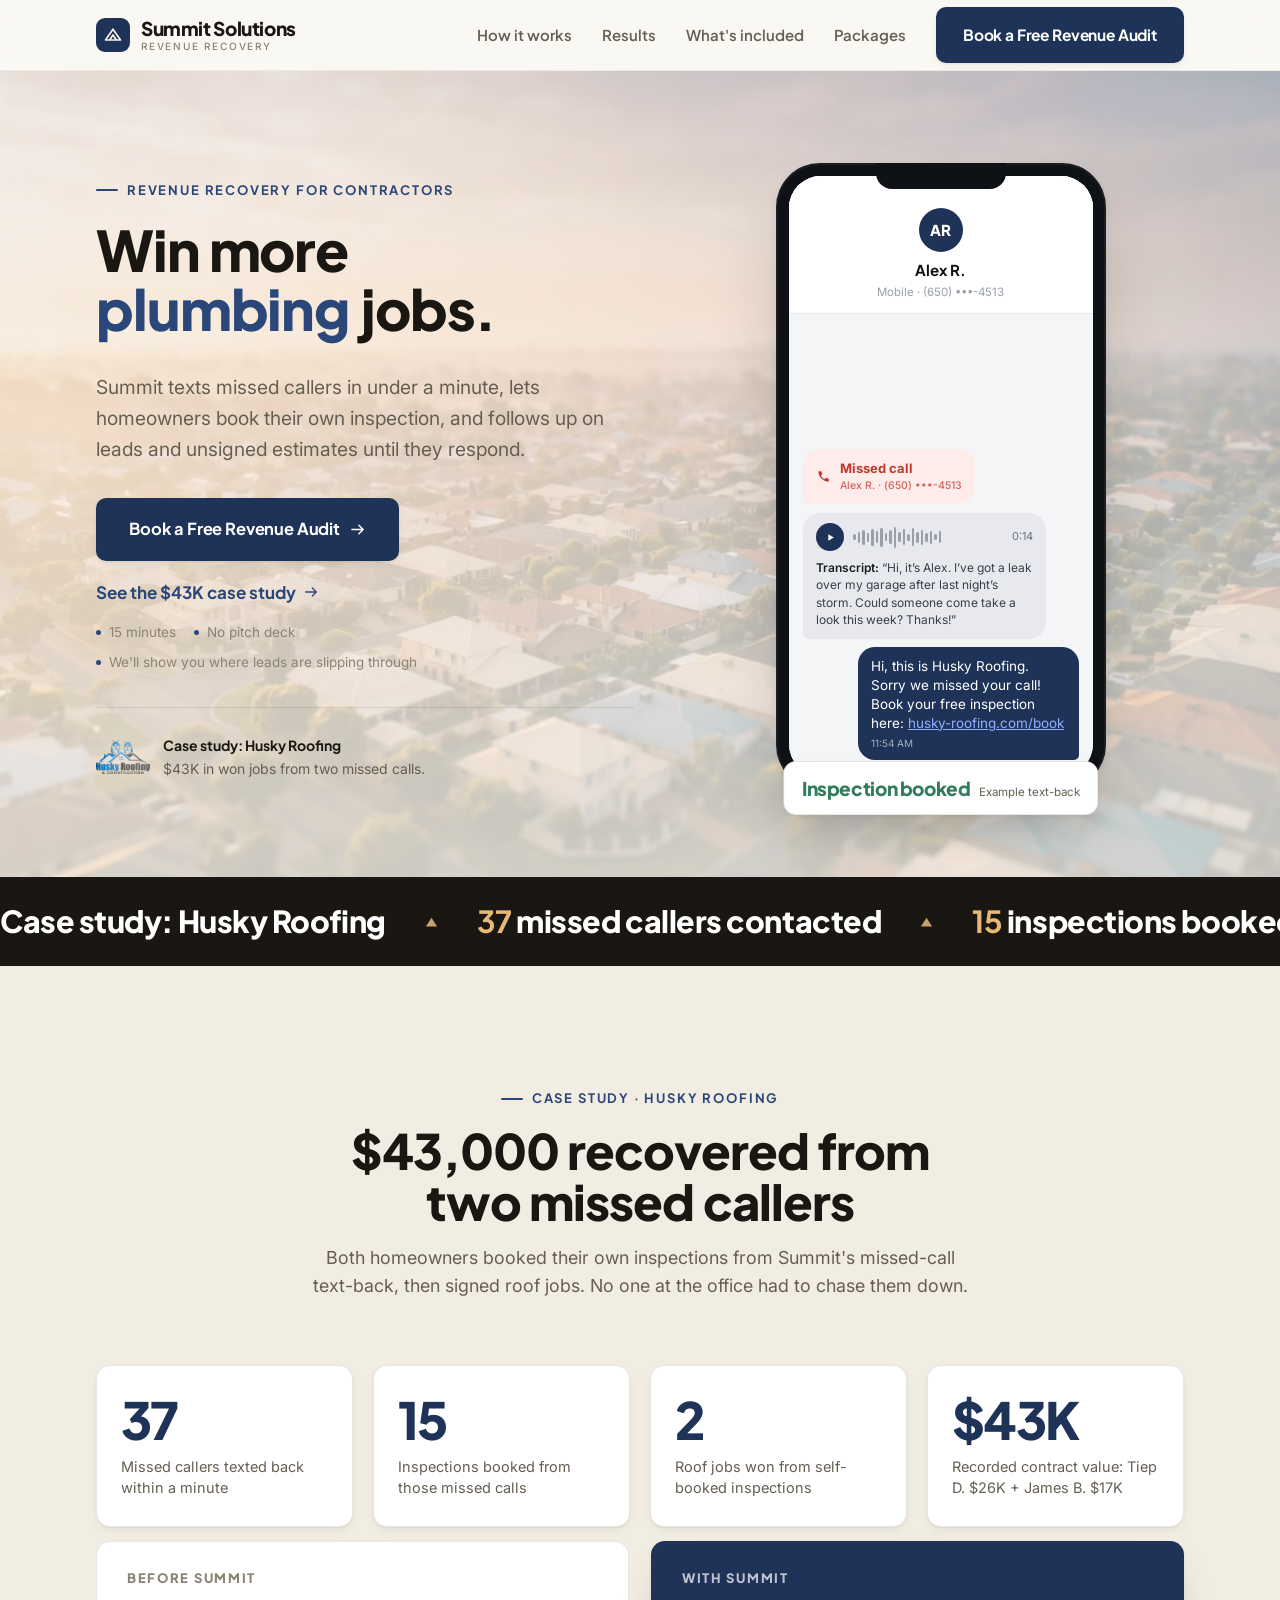
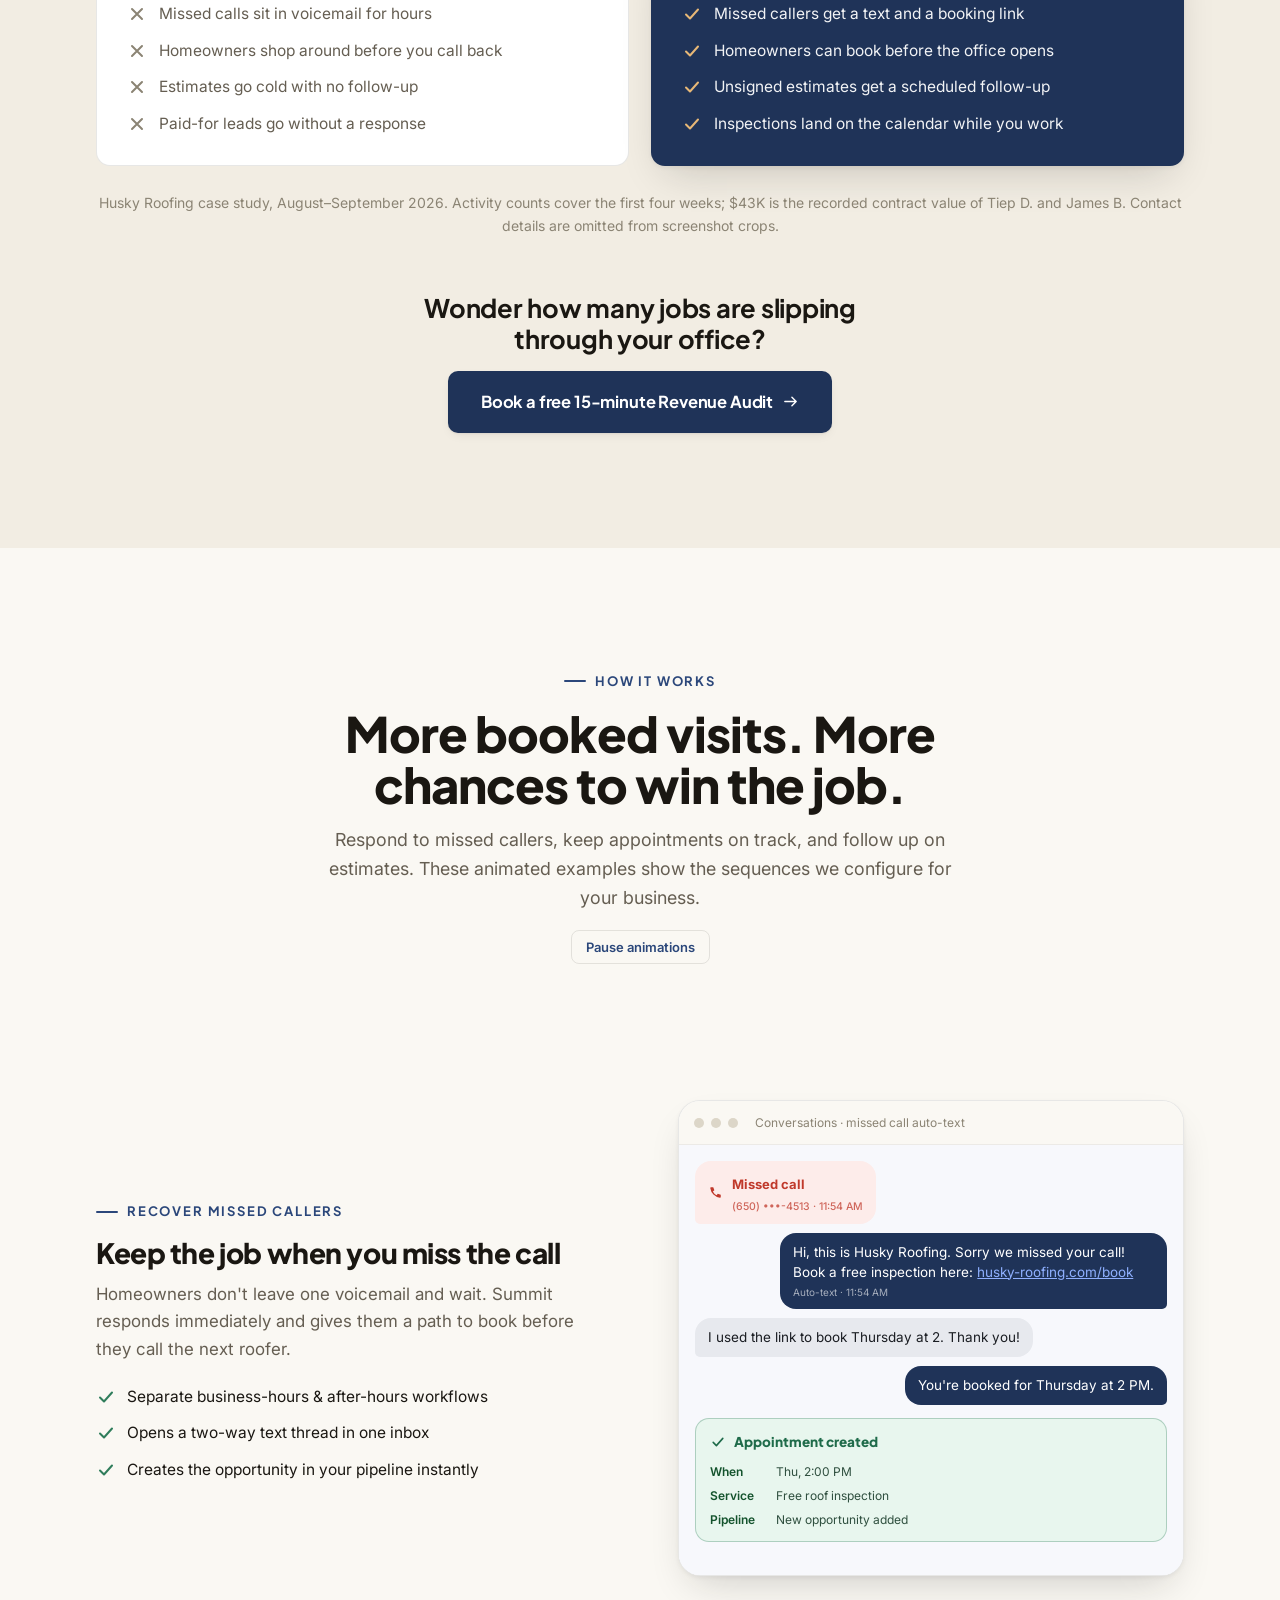
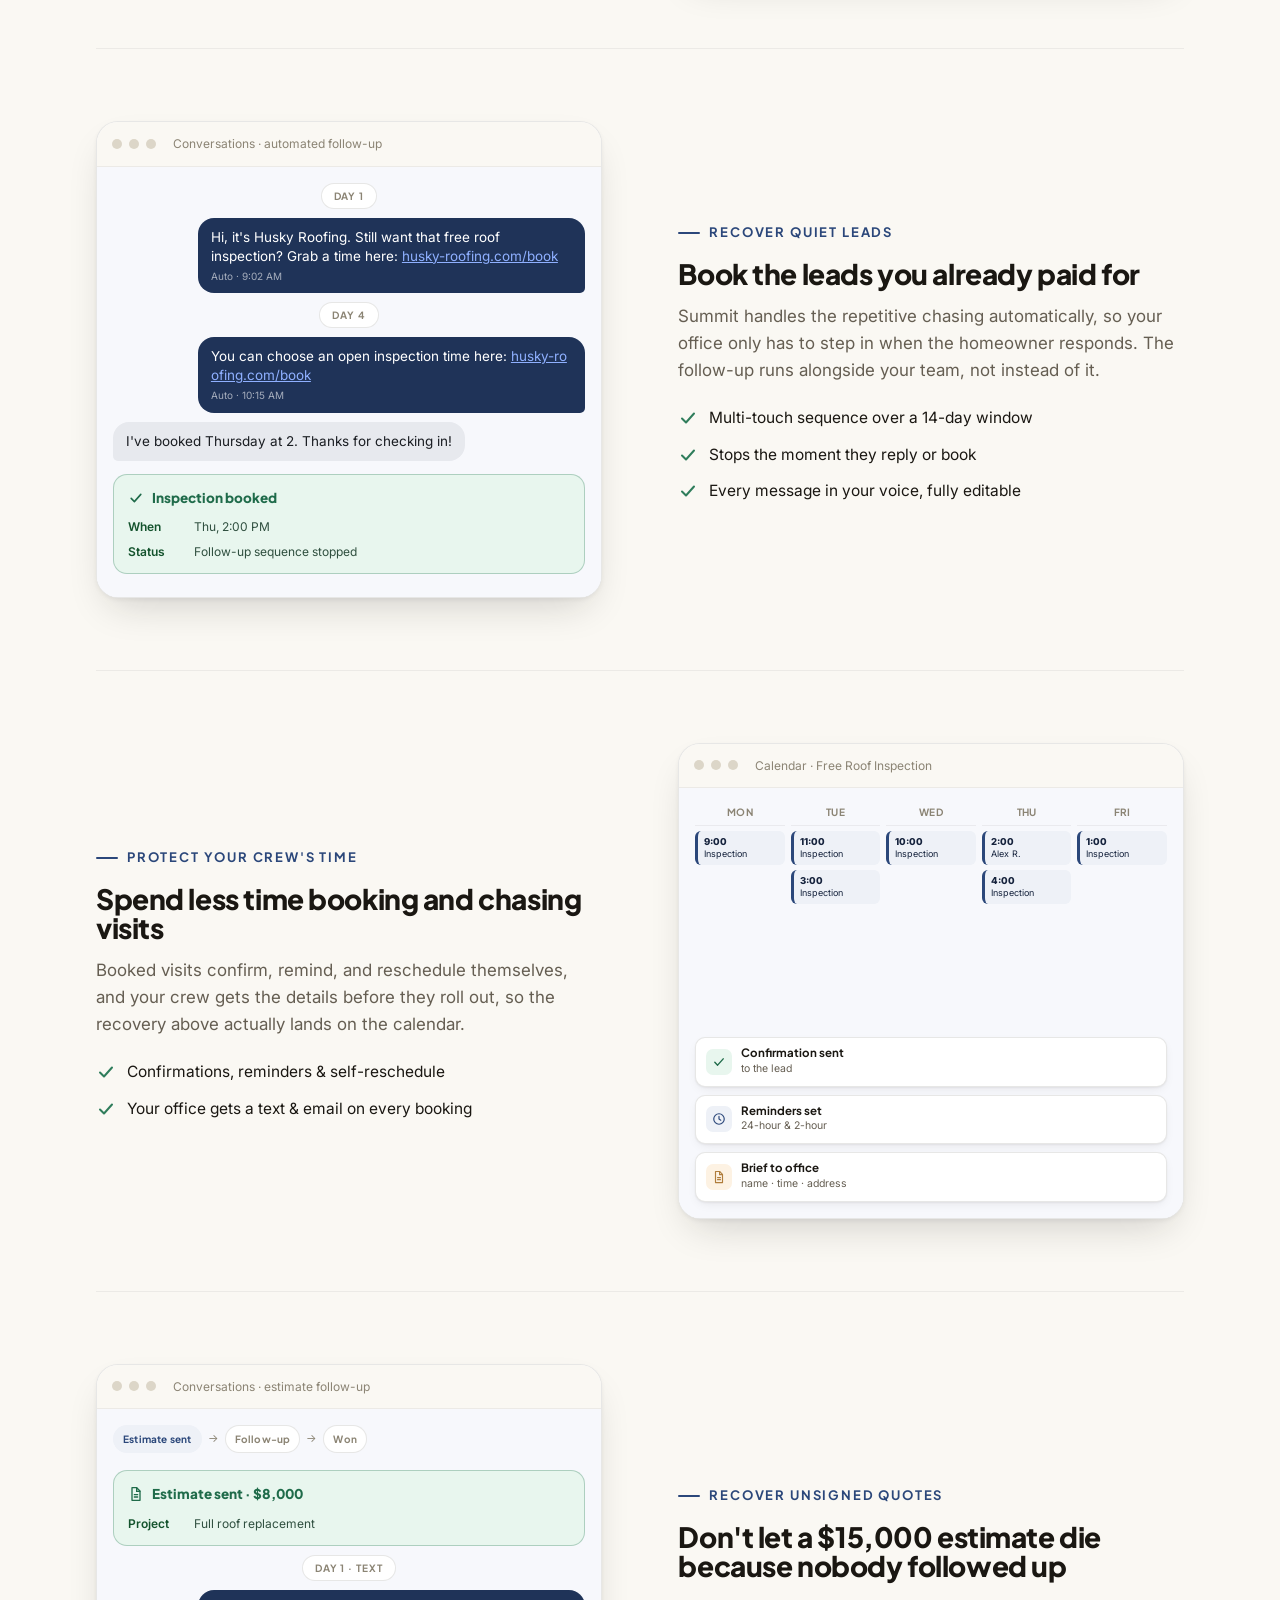
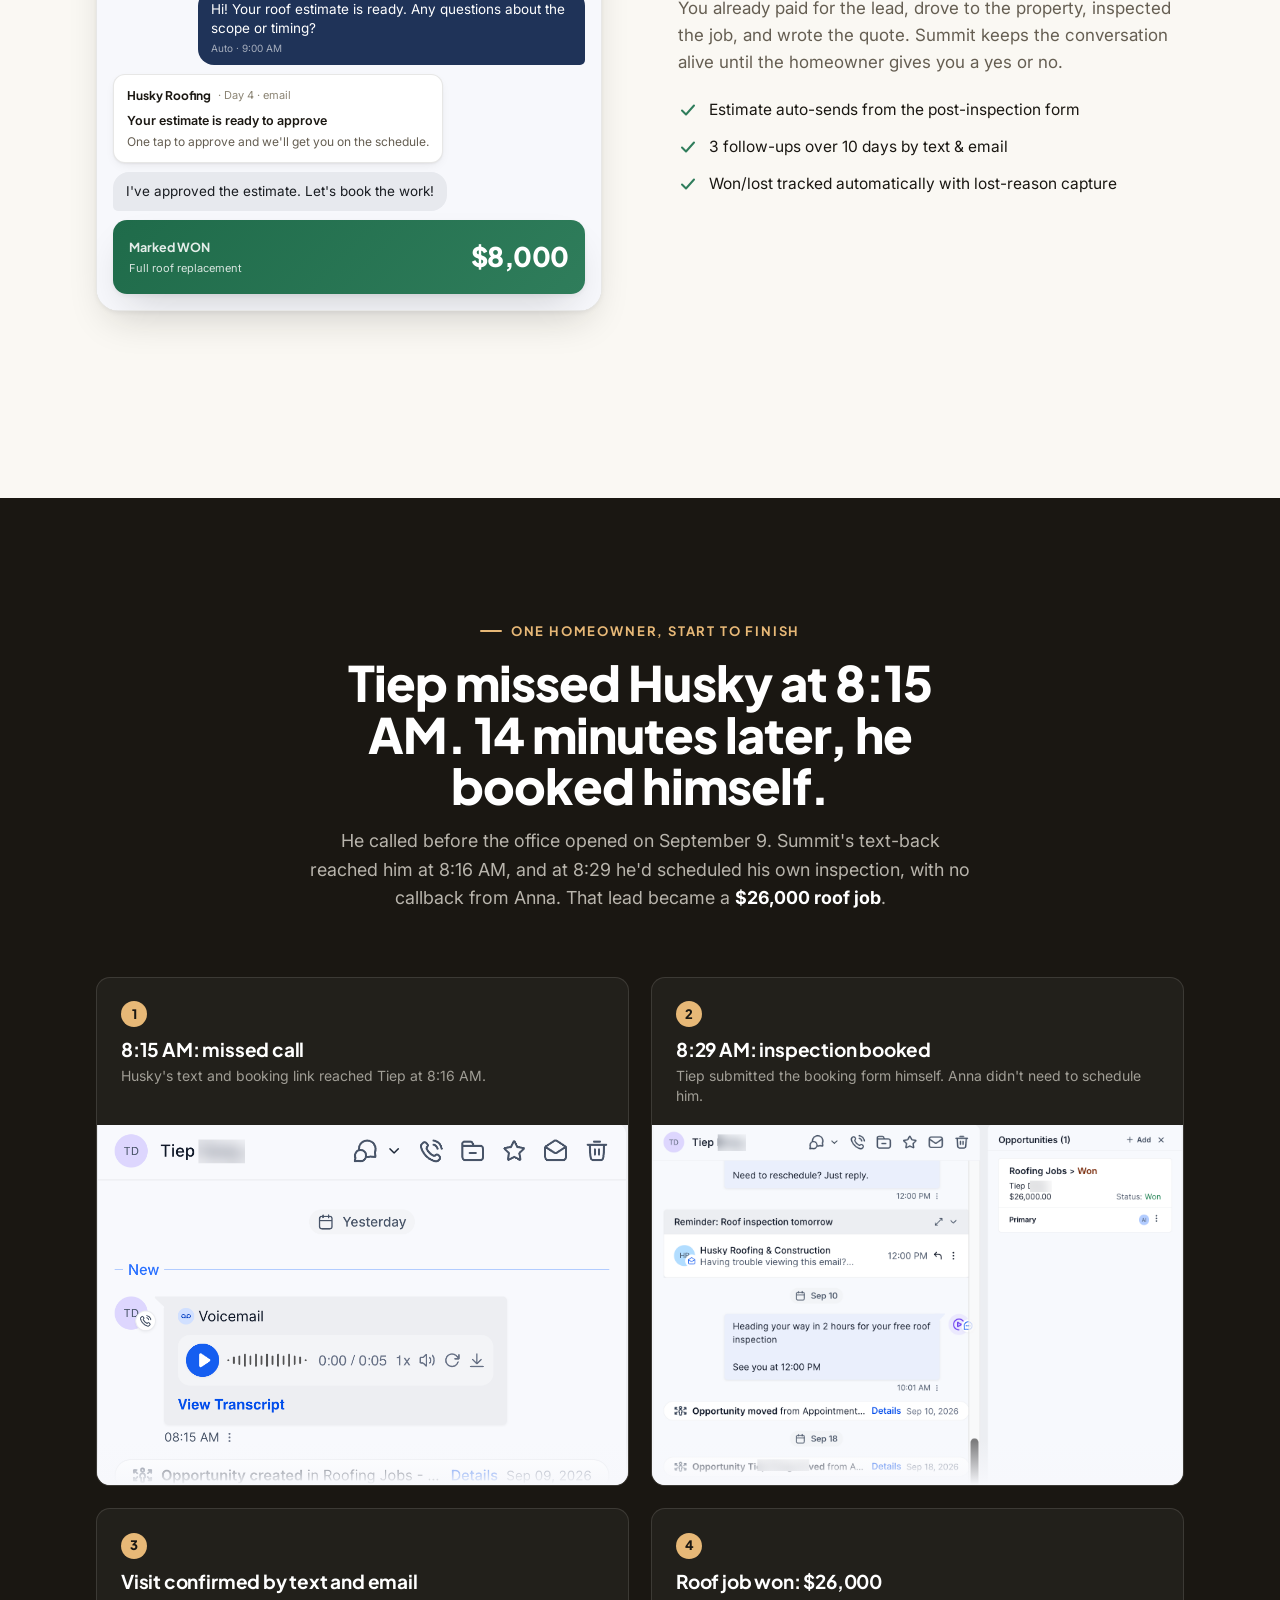
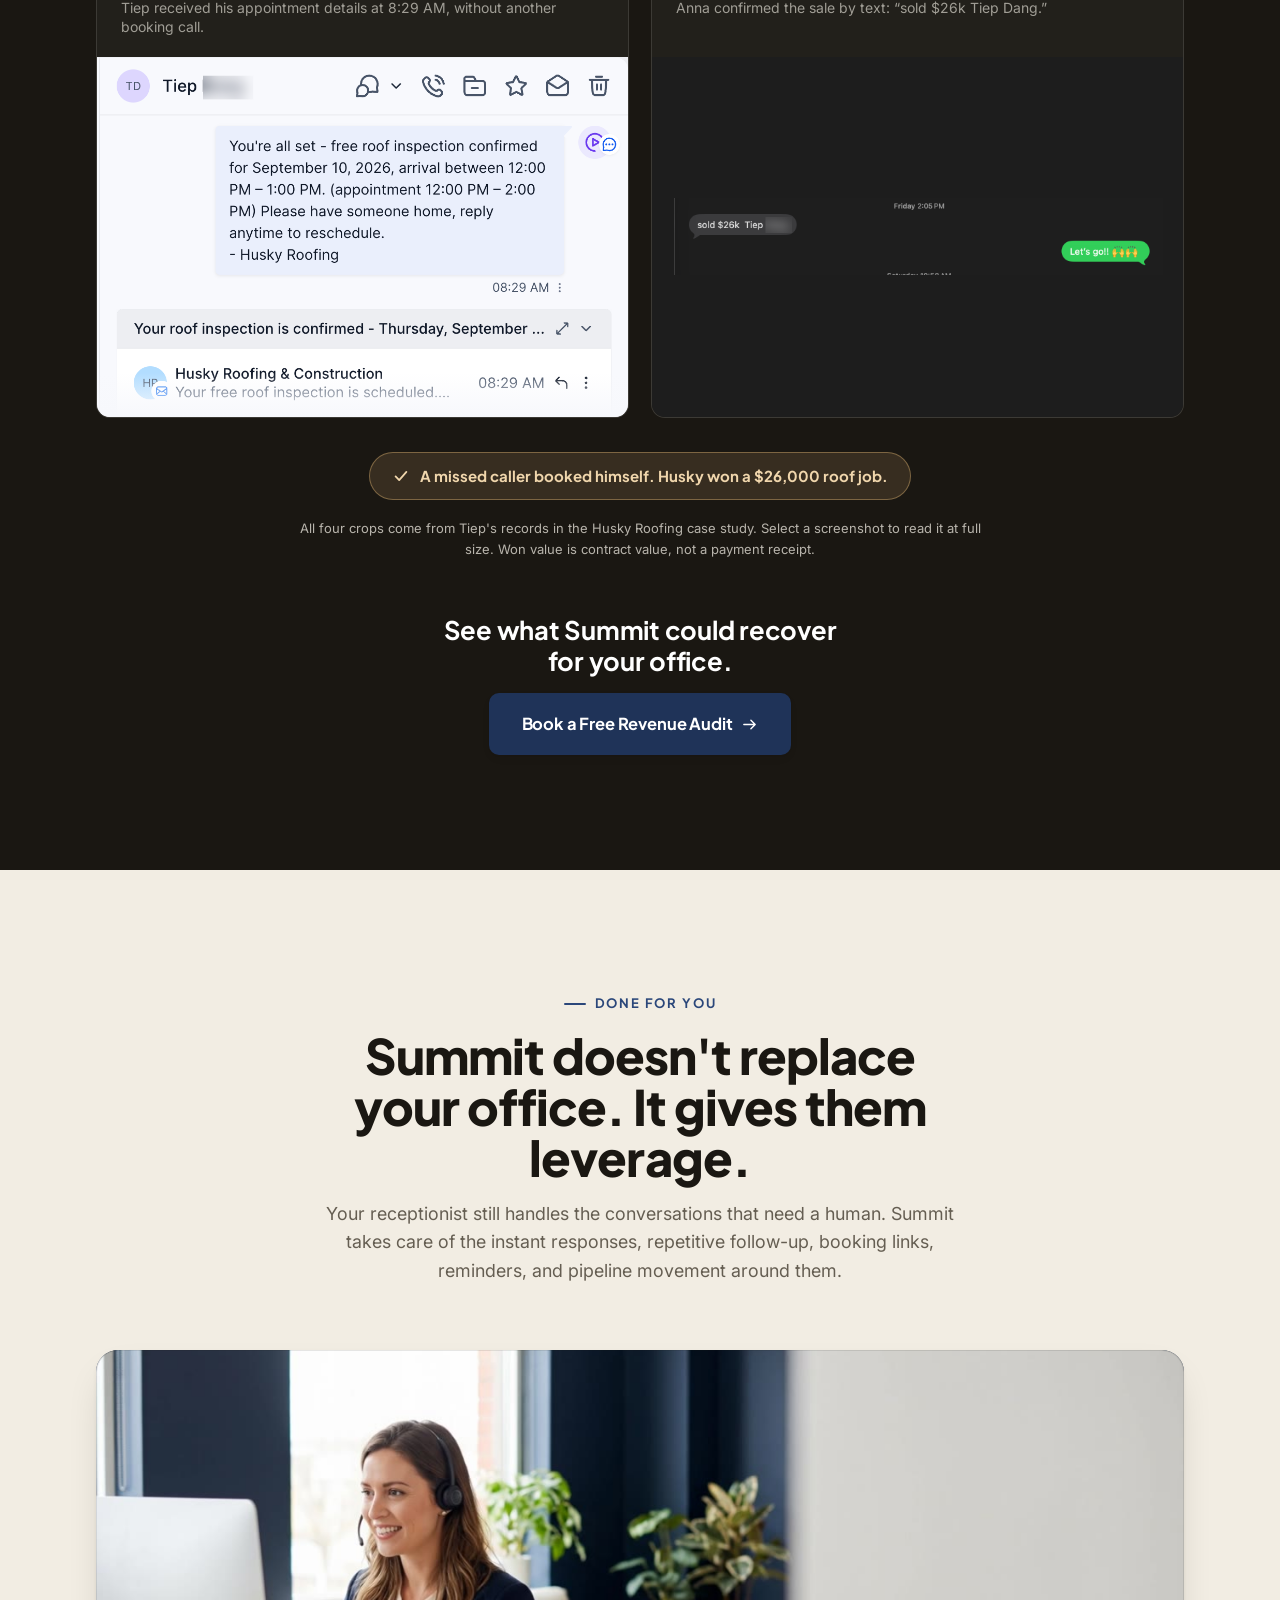
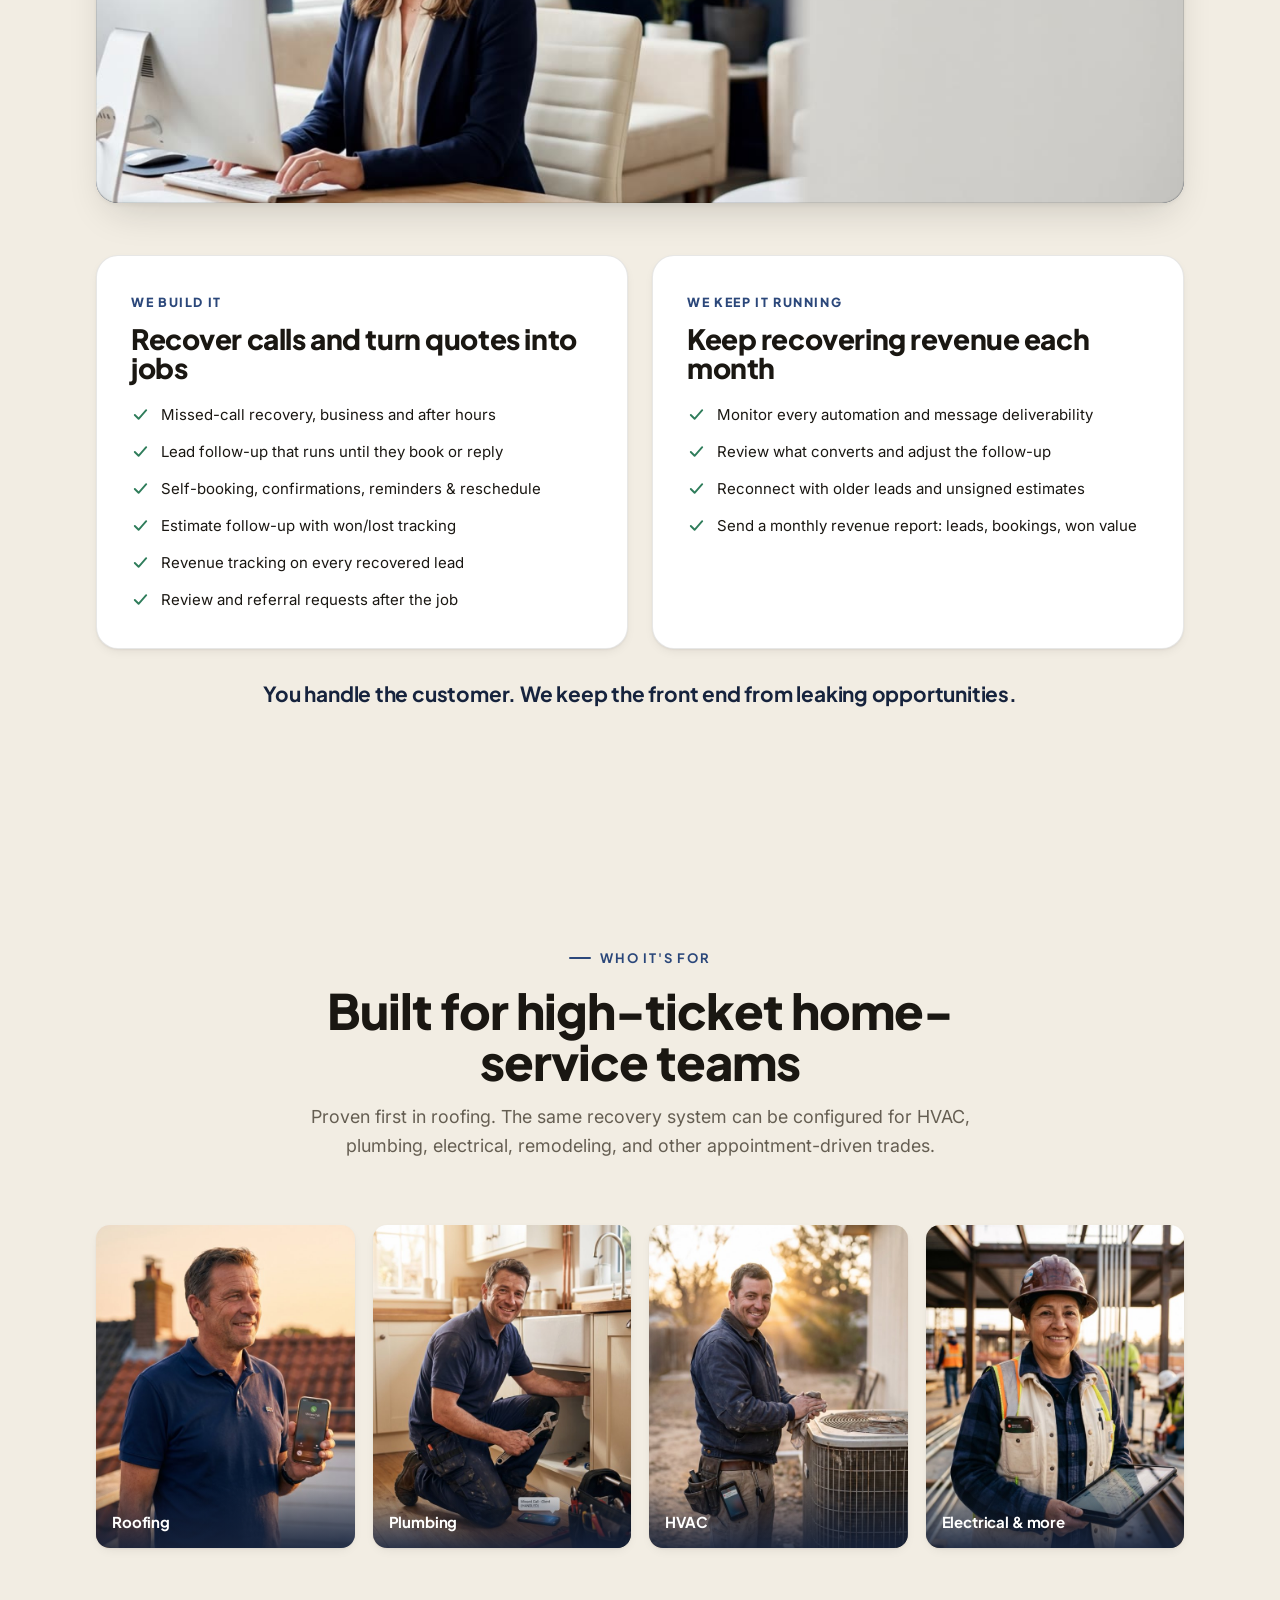
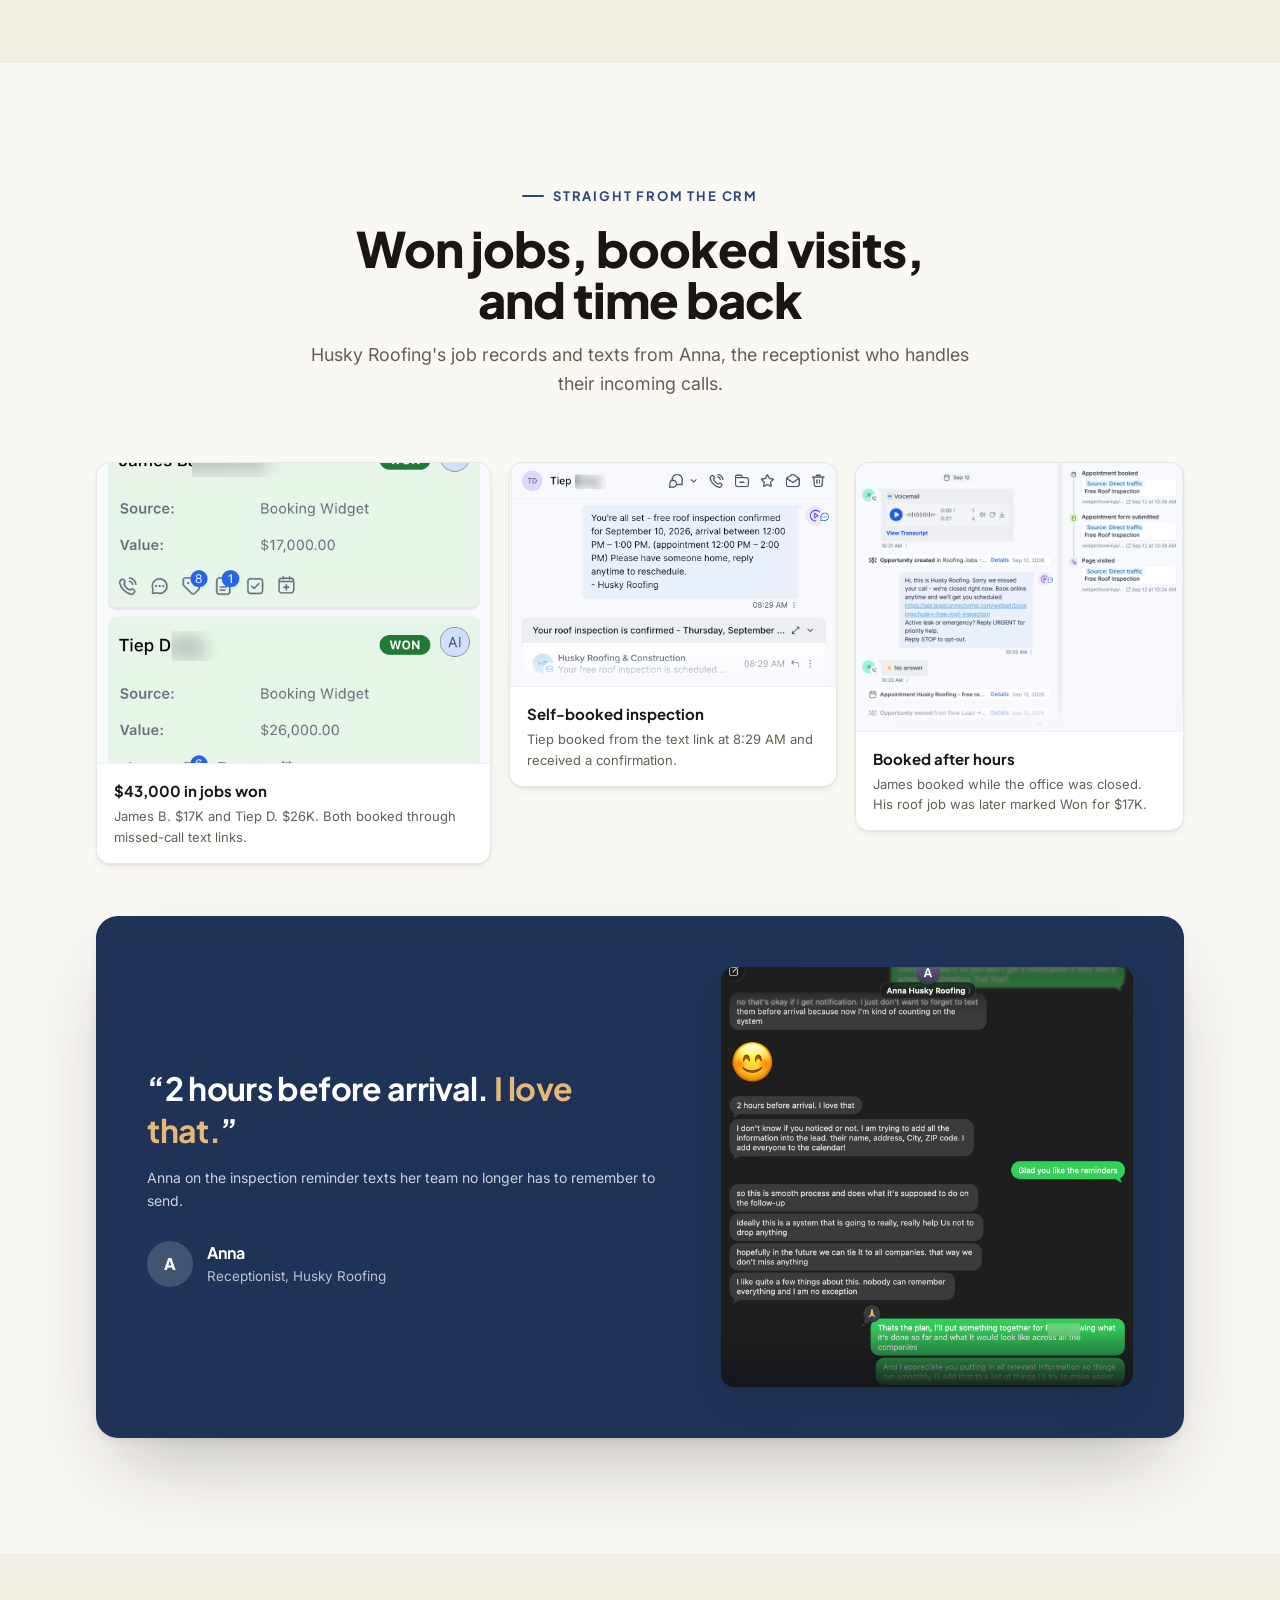
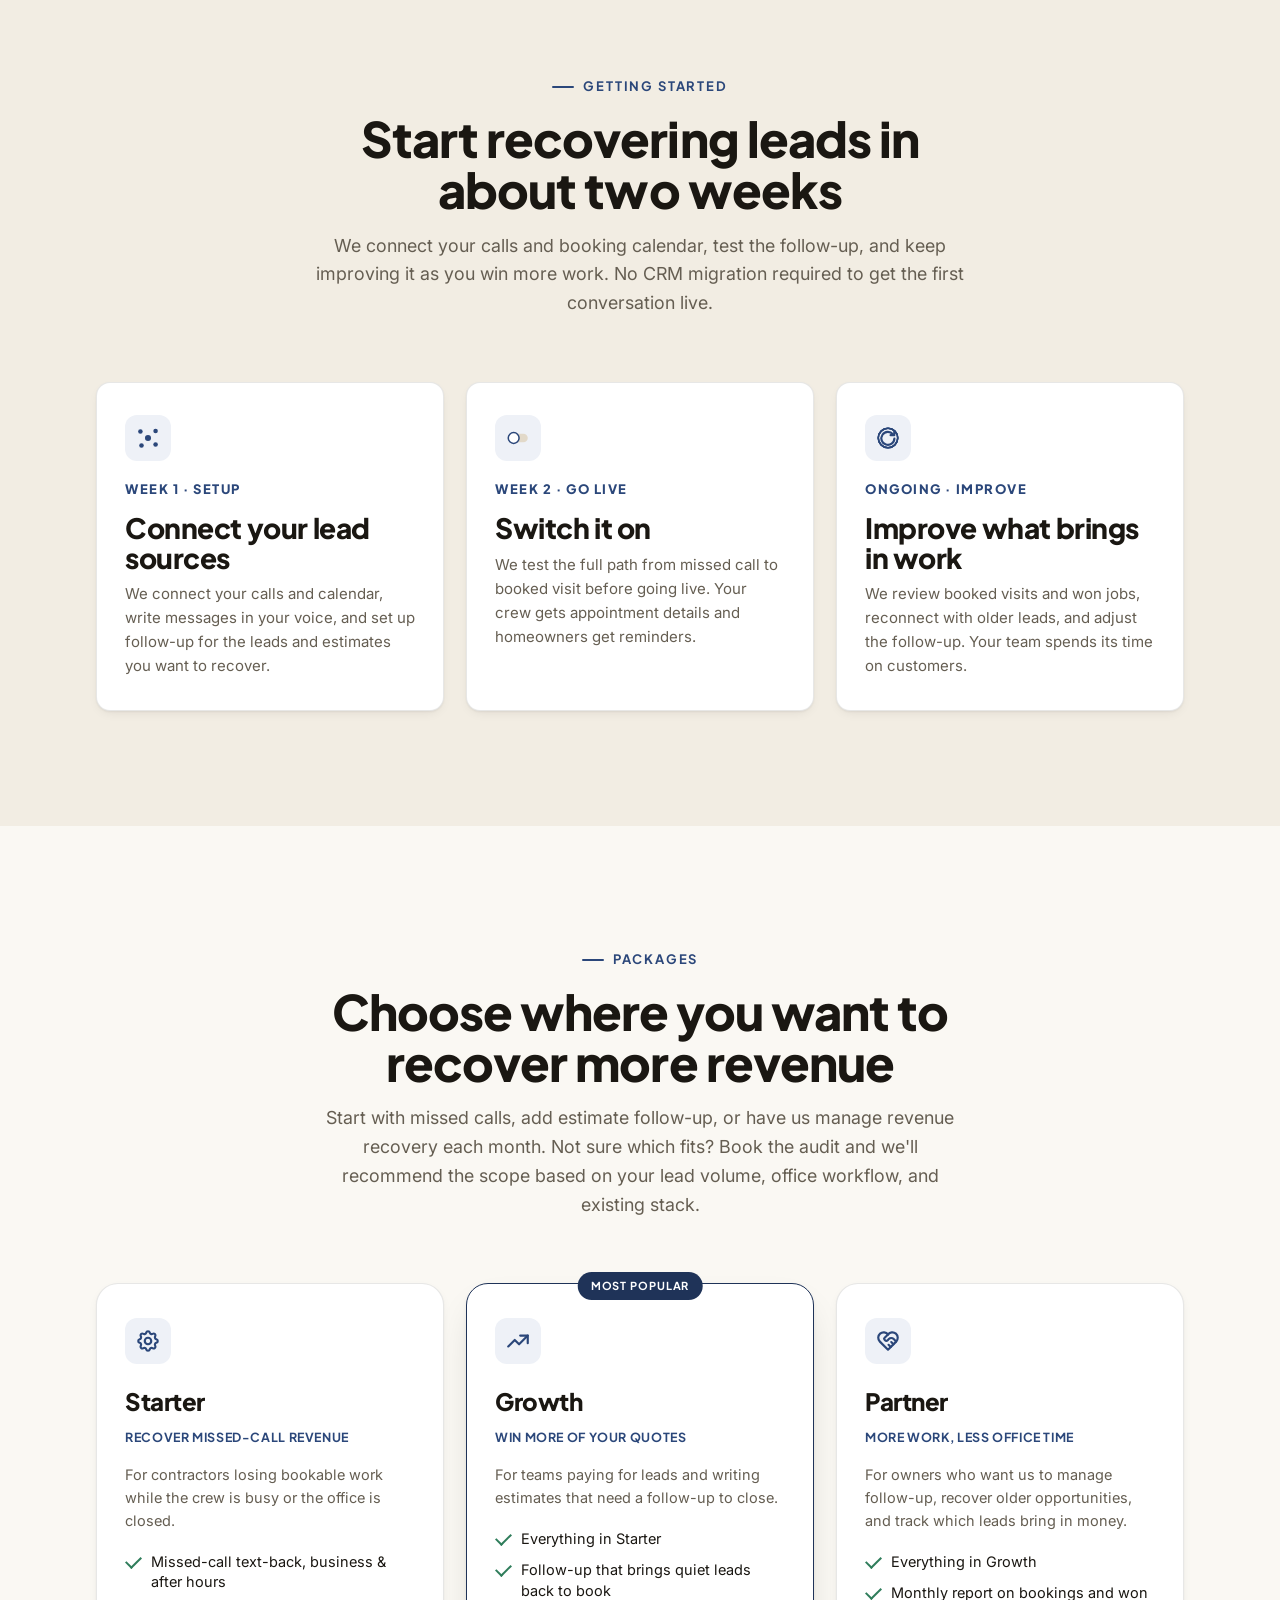
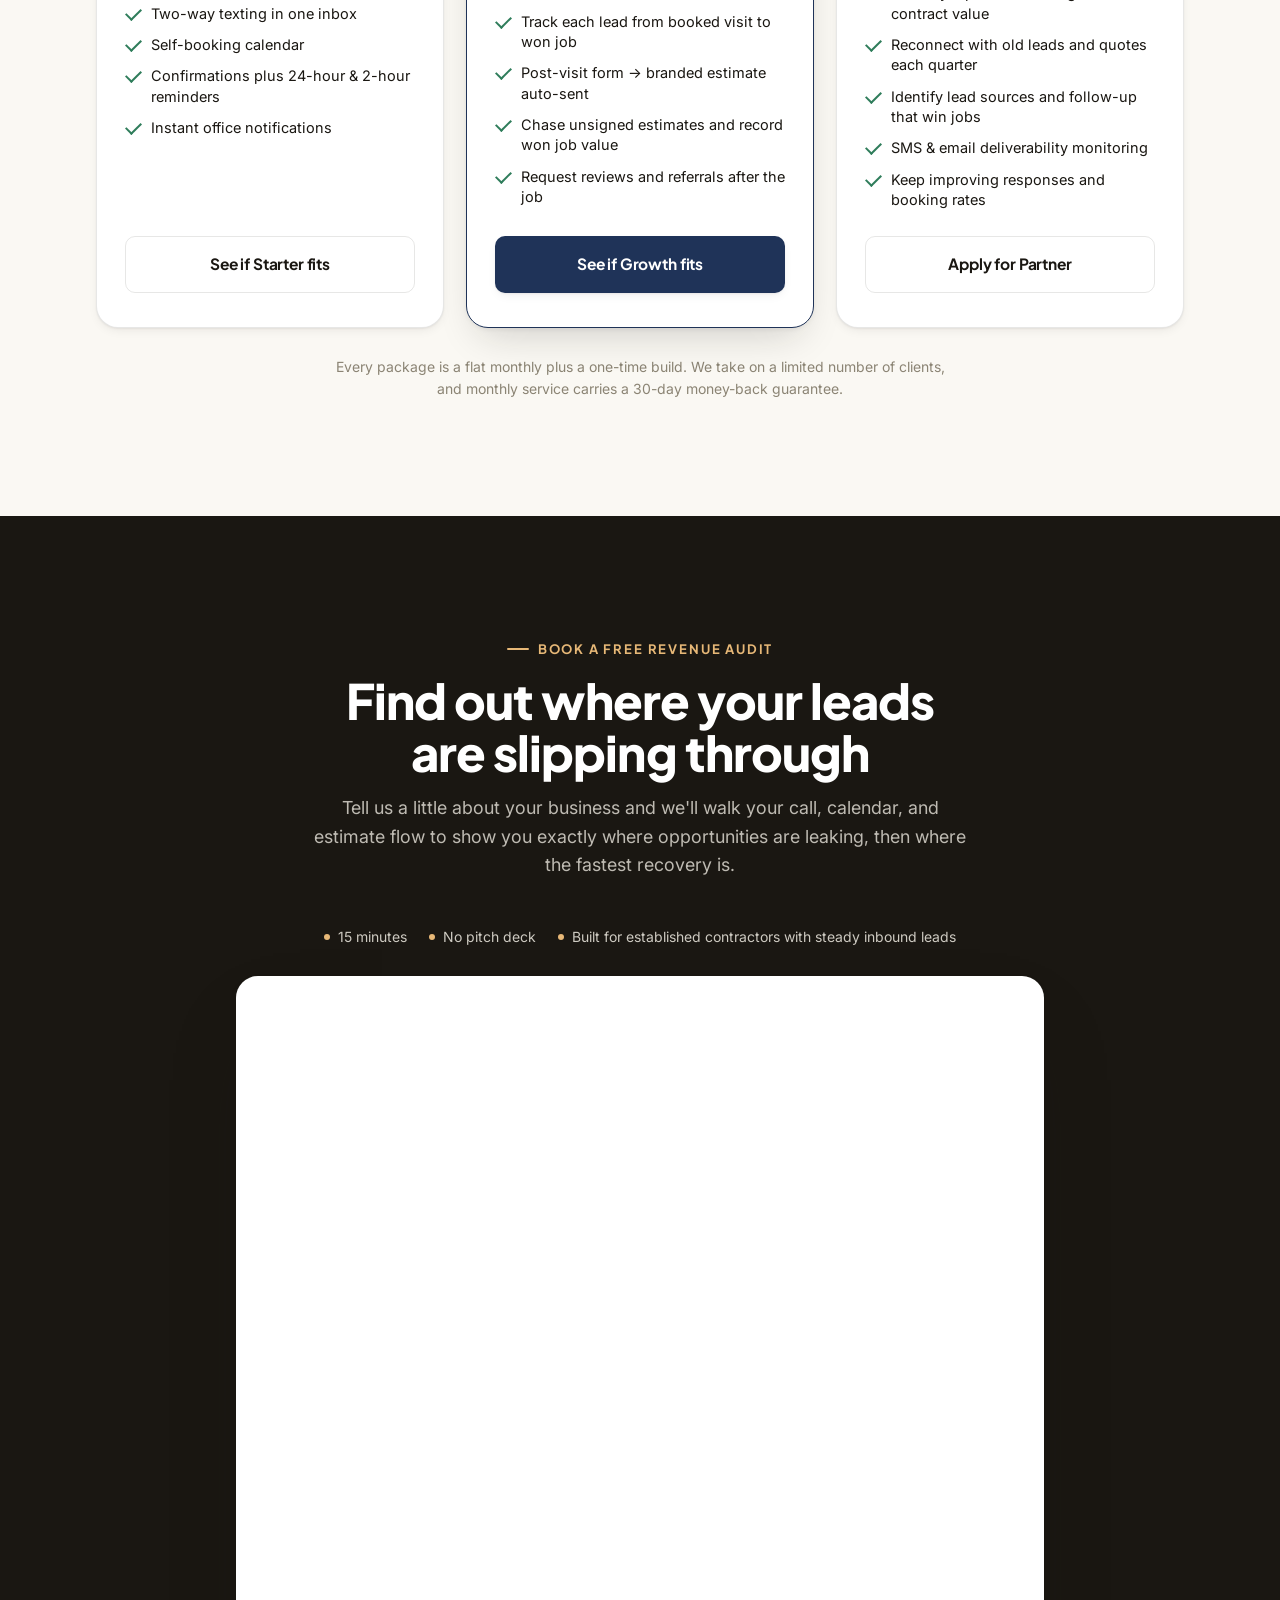
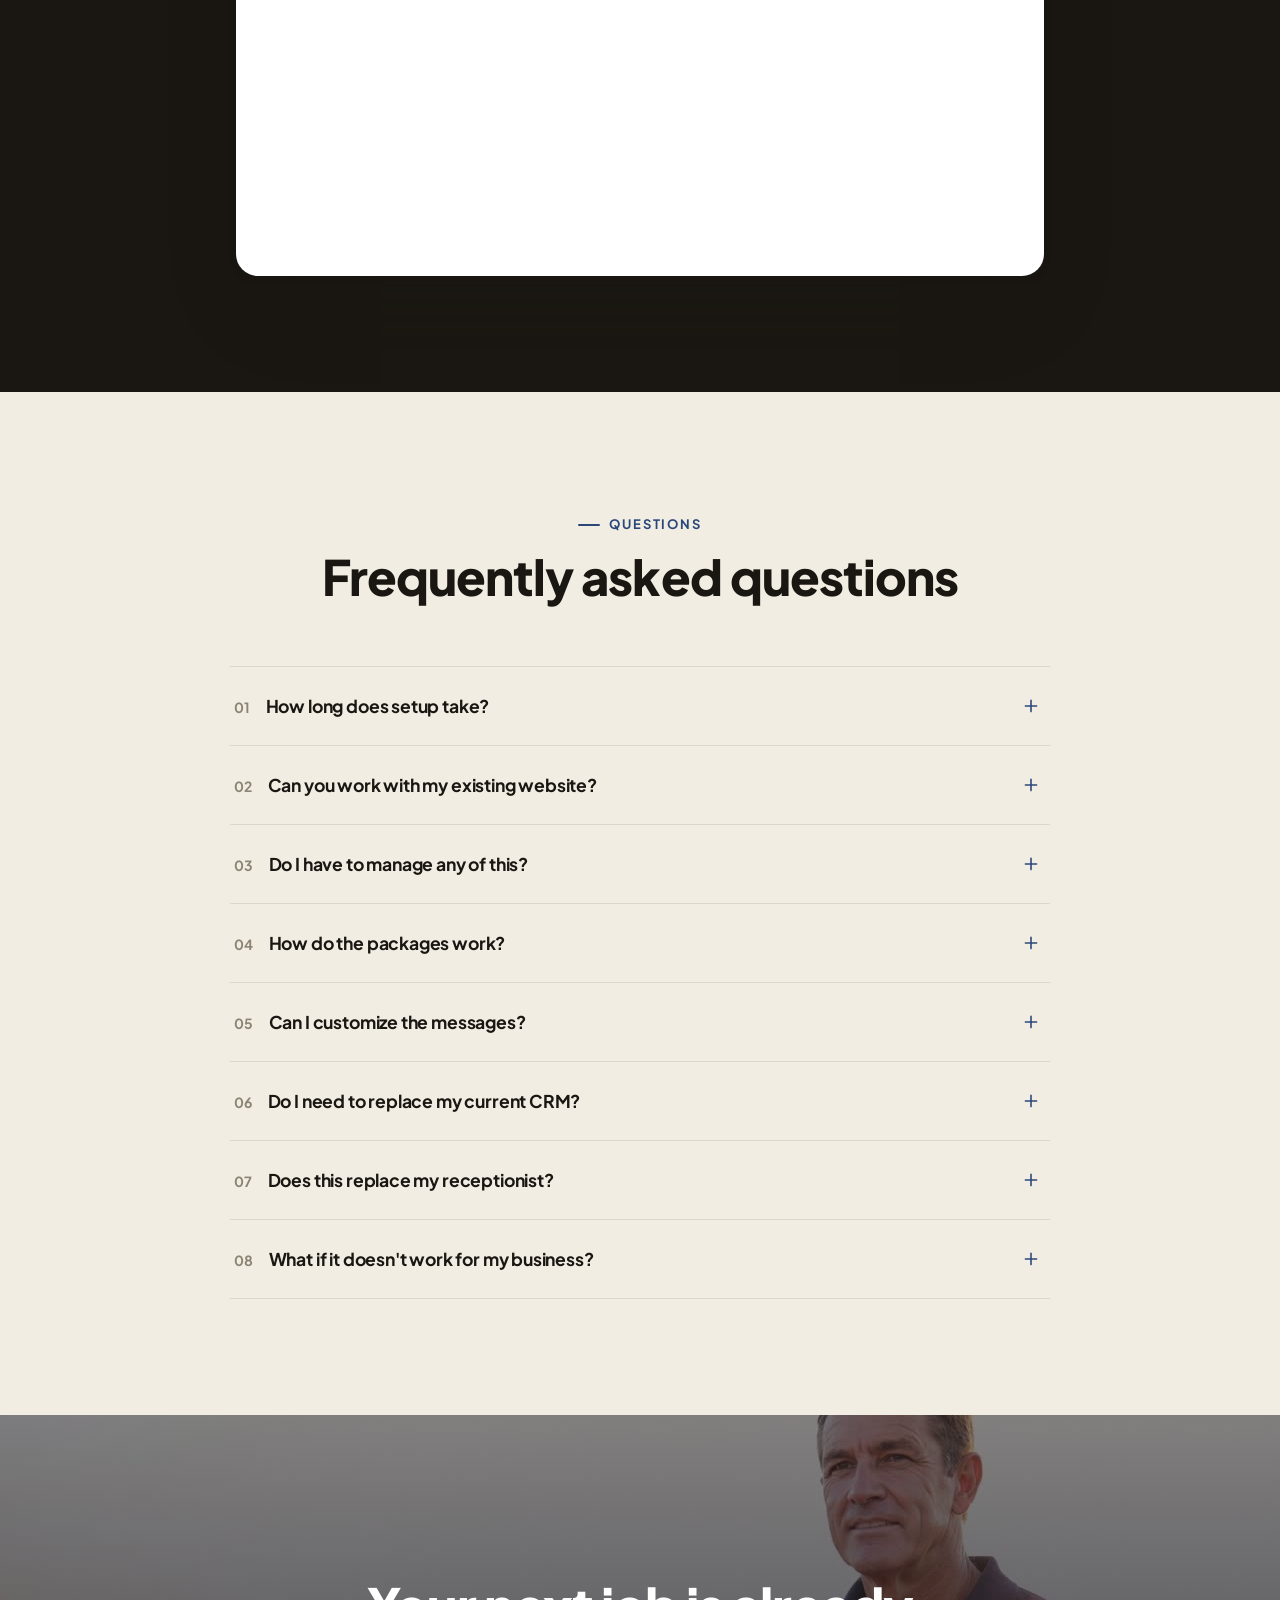
<file: index.html>
<!DOCTYPE html>
<html lang="en">
<head>
<meta charset="UTF-8">
<meta name="viewport" content="width=device-width, initial-scale=1.0">
<title>Summit Solutions | Recover missed calls. Win more jobs.</title>
<meta name="description" content="Recover missed calls and unsigned estimates while you work. Summit helps contractors book more inspections and win more jobs from the leads they already paid for.">
<link rel="canonical" href="https://summitsolutionscrm.com/">
<meta name="robots" content="index, follow">
<meta name="author" content="Summit Solutions">
<meta property="og:title" content="Summit Solutions | Recover missed calls. Win more jobs.">
<meta property="og:description" content="Husky Roofing won $43K in roof jobs from two missed calls. See the records, then recover more of the leads and estimates your business already paid for.">
<meta property="og:type" content="website">
<meta property="og:url" content="https://summitsolutionscrm.com/">
<meta property="og:site_name" content="Summit Solutions">
<meta property="og:image" content="https://summitsolutionscrm.com/assets/hero-texture.jpg">
<meta name="twitter:card" content="summary_large_image">
<meta name="twitter:title" content="Summit Solutions | Recover missed calls. Win more jobs.">
<meta name="twitter:description" content="Win more jobs from missed calls and unsigned estimates. See how Husky Roofing won $43K from two homeowners who booked through a text-back link.">
<meta name="twitter:image" content="https://summitsolutionscrm.com/assets/hero-texture.jpg">
<link rel="alternate" type="text/plain" href="/llms.txt">
<link rel="icon" href="data:image/svg+xml,%3Csvg xmlns='http://www.w3.org/2000/svg' viewBox='0 0 32 32'%3E%3Crect width='32' height='32' rx='7' fill='%231f3358'/%3E%3Cpath d='M6 22L16 8l10 14z' fill='none' stroke='%23f5f1e8' stroke-width='2.4' stroke-linejoin='round'/%3E%3Cpath d='M12 22l4-6 4 6' fill='none' stroke='%23f5f1e8' stroke-width='2.4' stroke-linejoin='round'/%3E%3C/svg%3E">
<link rel="preconnect" href="https://fonts.googleapis.com">
<link rel="preconnect" href="https://fonts.gstatic.com" crossorigin>
<link href="https://fonts.googleapis.com/css2?family=Plus+Jakarta+Sans:wght@500;600;700;800&family=Inter:wght@400;500;600&display=swap" rel="stylesheet">
<style>
  :root{
    --paper:#faf8f3;
    --paper-2:#f2ede3;
    --paper-3:#ece5d7;
    --card:#ffffff;
    --ink:#1a1712;
    --muted:#655e52;
    --muted-2:#8b8474;
    --line:rgba(26,23,18,.10);
    --line-2:rgba(26,23,18,.06);
    --accent:#1f3358;
    --accent-2:#2b477a;
    --accent-ink:#16233d;
    --accent-wash:#eef1f7;
    --gold:#b07d3c;
    --gold-soft:#e7b877;
    --ok:#2f7d5b;
    --r-lg:22px;
    --r-md:14px;
    --r-sm:10px;
    --shadow-sm:0 1px 2px rgba(26,23,18,.05), 0 4px 12px -4px rgba(26,23,18,.10);
    --shadow-md:0 2px 4px rgba(26,23,18,.05), 0 18px 40px -14px rgba(26,23,18,.20);
    --shadow-lg:0 4px 8px rgba(26,23,18,.06), 0 40px 80px -24px rgba(26,23,18,.28);
    --f-display:'Plus Jakarta Sans', sans-serif;
    --f-body:'Inter', sans-serif;
  }

  *{margin:0;padding:0;box-sizing:border-box;}
  html{scroll-behavior:smooth;scroll-padding-top:84px;}
  body{
    font-family:var(--f-body);background:var(--paper);color:var(--ink);
    line-height:1.6;font-size:17px;-webkit-font-smoothing:antialiased;
    text-rendering:optimizeLegibility;overflow-x:hidden;
  }

  .wrap{max-width:1140px;margin:0 auto;padding:0 26px;}

  h1,h2,h3,h4{font-family:var(--f-display);font-weight:800;line-height:1.05;letter-spacing:-.02em;color:var(--ink);}
  h1{font-size:clamp(2.6rem,5vw,3.5rem);}
  h2{font-size:clamp(2rem,4.2vw,3.05rem);}
  h3{font-size:clamp(1.35rem,2.2vw,1.75rem);letter-spacing:-.015em;}
  p{color:var(--muted);}
  a{color:inherit;text-decoration:none;}
  img{max-width:100%;display:block;}

  .eyebrow{font-family:var(--f-display);font-weight:700;font-size:13px;letter-spacing:.14em;text-transform:uppercase;color:var(--accent-2);display:inline-flex;align-items:center;gap:9px;}
  .eyebrow::before{content:'';width:22px;height:2px;background:var(--accent-2);border-radius:2px;display:inline-block;}

  section{padding:clamp(70px,9vw,120px) 0;}
  .section-head{max-width:660px;margin-bottom:clamp(40px,5vw,64px);}
  .section-head.center{margin-left:auto;margin-right:auto;text-align:center;}
  .section-head h2{margin:16px 0 16px;}
  .section-head p{font-size:1.12rem;}

  /* buttons */
  .btn{display:inline-flex;align-items:center;justify-content:center;gap:9px;font-family:var(--f-display);font-weight:700;font-size:15.5px;letter-spacing:-.01em;padding:15px 26px;border-radius:var(--r-sm);cursor:pointer;border:1.5px solid transparent;transition:transform .2s cubic-bezier(.2,.7,.3,1), box-shadow .2s ease, background .2s ease, color .2s ease;white-space:nowrap;}
  .btn svg{width:17px;height:17px;}
  .btn-primary{background:var(--accent);color:#fff;box-shadow:var(--shadow-sm);}
  .btn-primary:hover{background:var(--accent-ink);transform:translateY(-2px);box-shadow:var(--shadow-md);}
  .btn-ghost{background:transparent;border-color:var(--line);color:var(--ink);}
  .btn-ghost:hover{background:var(--ink);color:var(--paper);border-color:var(--ink);}
  .btn-lg{padding:17px 32px;font-size:16.5px;}
  .btn-block{width:100%;}
  .textlink{display:inline-flex;align-items:center;gap:7px;font-family:var(--f-display);font-weight:700;color:var(--accent-2);}
  .textlink svg{width:16px;height:16px;transition:transform .2s ease;}
  .textlink:hover svg{transform:translateX(4px);}

  /* reveal */
  .reveal{opacity:0;transform:translateY(24px);transition:opacity .7s cubic-bezier(.2,.7,.3,1), transform .7s cubic-bezier(.2,.7,.3,1);}
  .reveal.is-visible{opacity:1;transform:none;}

  /* nav */
  nav{position:sticky;top:0;z-index:500;background:rgba(250,248,243,.8);backdrop-filter:blur(14px);border-bottom:1px solid var(--line-2);}
  nav .wrap{display:flex;align-items:center;justify-content:space-between;height:70px;}
  nav .wrap{gap:16px;}
  .nav-cta .cta-short{display:none;}
  .brand{display:flex;align-items:center;gap:11px;}
  .brand-mark{width:34px;height:34px;border-radius:9px;background:var(--accent);display:grid;place-items:center;flex:none;}
  .brand-mark svg{width:20px;height:20px;}
  .brand-txt{display:flex;flex-direction:column;line-height:1.05;}
  .brand-name{font-family:var(--f-display);font-weight:800;font-size:19px;letter-spacing:-.02em;}
  .brand-sub{font-family:var(--f-body);font-weight:500;font-size:10px;letter-spacing:.18em;color:var(--muted-2);text-transform:uppercase;margin-top:2px;}
  .nav-links{display:flex;align-items:center;gap:30px;}
  .nav-links a.navlink{font-family:var(--f-display);font-weight:600;font-size:15px;color:var(--muted);transition:color .2s ease;}
  .nav-links a.navlink:hover{color:var(--ink);}

  /* hero */
  .hero{position:relative;padding:clamp(56px,8vw,92px) 0 clamp(60px,8vw,88px);overflow:hidden;}
  .hero-bg{position:absolute;inset:0;z-index:-2;overflow:hidden;background:var(--paper) url('assets/hero-texture.jpg') center/cover no-repeat;}
  .hero-bg-vid{position:absolute;inset:0;width:100%;height:100%;object-fit:cover;opacity:.7;}
  .hero-bg::after{content:'';position:absolute;inset:0;background:linear-gradient(180deg, rgba(250,248,243,.35), rgba(250,248,243,.72));}
  .hero-grid{display:grid;grid-template-columns:1.05fr .95fr;gap:clamp(32px,5vw,64px);align-items:center;}
  .hero h1{margin:20px 0 22px;}
  .hero h1 .hl{color:var(--accent-2);}
  .slot{display:inline-block;overflow:hidden;vertical-align:top;color:var(--accent-2);}
  .slot .reel{display:flex;flex-direction:column;align-items:flex-start;will-change:transform;}
  .slot .reel span{display:block;white-space:nowrap;line-height:1.05;padding-bottom:.22em;}
  .hero-lede{font-size:1.2rem;color:var(--muted);max-width:520px;}
  .hero-cta{display:flex;align-items:center;gap:18px;margin-top:34px;flex-wrap:wrap;}
  .hero-trust{display:flex;align-items:center;gap:13px;margin-top:34px;padding-top:26px;border-top:1px solid var(--line);}
  .hero-trust img{height:34px;width:auto;border-radius:7px;}
  .hero-trust .t-txt{font-size:14px;color:var(--muted);}
  .hero-trust .t-txt b{color:var(--ink);font-family:var(--f-display);font-weight:700;}

  /* animated phone */
  .hero-visual{position:relative;display:flex;justify-content:center;}
  .phone{position:relative;width:330px;max-width:100%;background:#0e1116;border-radius:44px;padding:13px;box-shadow:var(--shadow-lg), inset 0 0 0 2px rgba(255,255,255,.05);}
  .phone-screen{background:#f4f5f7;border-radius:32px;overflow:hidden;height:600px;position:relative;}
  .phone-notch{position:absolute;top:0;left:50%;transform:translateX(-50%);width:130px;height:26px;background:#0e1116;border-radius:0 0 16px 16px;z-index:5;}
  .phone-views{position:absolute;inset:0;display:flex;width:200%;transition:transform .6s cubic-bezier(.76,0,.24,1);}
  .phone-views.show-inbox{transform:translateX(-50%);}
  .pv{width:50%;flex:none;display:flex;flex-direction:column;min-height:0;background:#f4f5f7;}
  .inbox-head{background:#fff;border-bottom:1px solid #e6e8ec;padding:30px 18px 13px;flex:none;display:flex;align-items:baseline;justify-content:space-between;}
  .inbox-head .ib-title{font-family:var(--f-display);font-weight:800;font-size:19px;color:#111;}
  .inbox-head .ib-sub{font-size:11.5px;color:var(--accent-2);font-weight:700;letter-spacing:.04em;text-transform:uppercase;}
  .inbox-body{flex:1;min-height:0;overflow:hidden;padding:14px;background:#f4f5f7;display:flex;flex-direction:column;gap:10px;}
  .mail{background:#fff;border:1px solid #e6e8ec;border-radius:14px;padding:13px 14px;box-shadow:0 8px 20px -14px rgba(0,0,0,.4);opacity:0;transform:translateY(10px) scale(.97);animation:pop .45s cubic-bezier(.2,.8,.3,1) forwards;}
  .mail .m-top{display:flex;align-items:center;gap:9px;margin-bottom:9px;}
  .mail .m-ava{width:30px;height:30px;border-radius:8px;background:var(--accent);color:#fff;display:grid;place-items:center;font-weight:800;font-size:11px;font-family:var(--f-display);flex:none;}
  .mail .m-from{font-family:var(--f-display);font-weight:700;font-size:12.5px;color:#111;line-height:1.25;}
  .mail .m-from span{display:block;font-weight:500;font-size:10.5px;color:#9aa0a8;}
  .mail .m-time{font-size:10.5px;color:#9aa0a8;margin-left:auto;align-self:flex-start;}
  .mail .m-subj{font-family:var(--f-display);font-weight:700;font-size:13.5px;color:#111;margin-bottom:9px;}
  .mail .m-rows{display:flex;flex-direction:column;gap:6px;}
  .mail .m-row{display:flex;gap:8px;font-size:12px;color:#444;}
  .mail .m-row b{color:#111;font-weight:600;min-width:58px;flex:none;}
  .sms-head{background:#fff;border-bottom:1px solid #e6e8ec;padding:32px 16px 12px;text-align:center;flex:none;}
  .sms-head .av{width:44px;height:44px;border-radius:50%;background:var(--accent);color:#fff;display:grid;place-items:center;font-family:var(--f-display);font-weight:800;font-size:15px;margin:0 auto 6px;}
  .sms-head .nm{font-family:var(--f-display);font-weight:700;font-size:15px;color:#111;}
  .sms-head .st{font-size:11.5px;color:#9aa0a8;margin-top:1px;}
  .sms-body{flex:1;overflow:hidden;padding:16px 14px;display:flex;flex-direction:column;gap:9px;justify-content:flex-end;}
  .sms{max-width:80%;padding:10px 13px;border-radius:17px;font-size:13.5px;line-height:1.4;opacity:0;transform:translateY(10px) scale(.96);animation:pop .4s cubic-bezier(.2,.8,.3,1) forwards;}
  .sms.in{background:#e7e9ee;color:#1a1d22;align-self:flex-start;border-bottom-left-radius:5px;}
  .sms.out{background:var(--accent);color:#fff;align-self:flex-end;border-bottom-right-radius:5px;}
  .sms .lnk{color:#8fb0ff;text-decoration:underline;word-break:break-all;}
  .sms.out .meta,.sms.in .meta{display:block;font-size:10px;opacity:.6;margin-top:3px;}
  /* missed call */
  .sms.miss{background:#fdecea;color:#c0392b;align-self:flex-start;border-bottom-left-radius:5px;display:flex;align-items:center;gap:9px;}
  .sms.miss svg{width:15px;height:15px;flex:none;}
  .sms.miss .mc-h{font-weight:700;font-size:13px;}
  .sms.miss .mc-sub{display:block;font-weight:500;font-size:10.5px;opacity:.75;margin-top:1px;}
  /* voicemail */
  .sms.vm{background:#e7e9ee;color:#1a1d22;align-self:flex-start;border-bottom-left-radius:5px;max-width:88%;}
  .vm-top{display:flex;align-items:center;gap:9px;}
  .vm-play{width:28px;height:28px;border-radius:50%;background:var(--accent);color:#fff;display:grid;place-items:center;flex:none;}
  .vm-play svg{width:11px;height:11px;margin-left:1px;}
  .vm-wave{display:flex;align-items:center;gap:2px;height:22px;flex:1;}
  .vm-wave i{width:2.5px;background:#9aa0a8;border-radius:2px;display:block;}
  .vm-dur{font-size:11px;color:#6b7280;flex:none;}
  .vm-tx{margin-top:8px;font-size:12px;line-height:1.45;color:#3a3f47;}
  .vm-tx b{font-weight:600;color:#1a1d22;}
  /* booking card */
  .sms.book{align-self:stretch;max-width:100%;background:#e8f6ee;border:1px solid rgba(47,125,91,.32);border-radius:14px;padding:12px 14px;}
  .book-h{display:flex;align-items:center;gap:8px;font-family:var(--f-display);font-weight:800;font-size:13.5px;color:#1f6b4a;}
  .book-h svg{width:16px;height:16px;flex:none;}
  .book-rows{margin-top:9px;display:flex;flex-direction:column;gap:5px;}
  .book-row{display:flex;gap:8px;font-size:12px;color:#2f4f3f;}
  .book-row b{color:#14532d;font-weight:600;min-width:52px;flex:none;}
  @keyframes pop{to{opacity:1;transform:none;}}
  .typing{align-self:flex-start;background:#e7e9ee;border-radius:17px;border-bottom-left-radius:5px;padding:12px 15px;display:none;gap:4px;}
  .typing.show{display:flex;}
  .typing span{width:7px;height:7px;border-radius:50%;background:#9aa0a8;animation:blink 1.2s infinite;}
  .typing span:nth-child(2){animation-delay:.2s;} .typing span:nth-child(3){animation-delay:.4s;}
  @keyframes blink{0%,60%,100%{opacity:.3;transform:translateY(0);}30%{opacity:1;transform:translateY(-3px);}}
  .phone-tag{position:absolute;left:50%;transform:translateX(-50%);bottom:-26px;background:#fff;border:1px solid var(--line);border-radius:13px;box-shadow:var(--shadow-md);padding:11px 18px;z-index:6;display:flex;align-items:baseline;gap:8px;white-space:nowrap;}
  .phone-tag .big{font-family:var(--f-display);font-weight:800;font-size:19px;color:var(--ok);letter-spacing:-.02em;}
  .phone-tag .sm{font-size:11.5px;color:var(--muted);margin-top:1px;}

  /* trust strip. scrolling marquee */
  .trust{background:var(--ink);color:var(--paper);padding:20px 0;overflow:hidden;}
  .marquee{display:flex;width:max-content;}
  .marquee:hover .marquee-track{animation-play-state:paused;}
  .marquee-track{display:flex;align-items:center;gap:38px;padding-right:38px;flex:none;animation:trust-scroll 34s linear infinite;}
  .trust .m-item{font-family:var(--f-display);font-weight:800;font-size:clamp(1.25rem,2.6vw,1.9rem);letter-spacing:-.015em;color:#fff;white-space:nowrap;}
  .trust .m-item b{color:var(--gold-soft);}
  .trust .m-dot{flex:none;color:var(--gold-soft);opacity:.85;}
  .trust .m-dot svg{width:15px;height:15px;display:block;}
  @keyframes trust-scroll{to{transform:translateX(-100%);}}
  @media (prefers-reduced-motion:reduce){.marquee-track{animation:none;}}

  /* ===== how-it-works module animations ===== */
  .fx{min-height:430px;background:#f7f8fc;display:flex;flex-direction:column;padding:16px;overflow:hidden;position:relative;}
  .fx.playing [data-step]:not(.show){visibility:hidden;}
  .fx [data-step].show{animation:fxpop .42s cubic-bezier(.2,.8,.3,1) both;}
  @keyframes fxpop{from{opacity:0;transform:translateY(10px) scale(.985);}to{opacity:1;transform:none;}}
  .fx-thread{display:flex;flex-direction:column;gap:9px;flex:1;min-height:0;justify-content:flex-start;}
  .fx-msg{display:block;max-width:82%;padding:10px 13px;border-radius:16px;font-size:13.5px;line-height:1.42;}
  .fx-in{align-self:flex-start;background:#e7e9ee;color:#1a1d22;border-bottom-left-radius:5px;}
  .fx-out{align-self:flex-end;background:var(--accent);color:#fff;border-bottom-right-radius:5px;}
  .fx-msg .lnk{color:#8fb0ff;text-decoration:underline;word-break:break-all;}
  .fx-msg .meta{display:block;font-size:10px;opacity:.6;margin-top:3px;}
  .fx-miss{display:flex;align-self:flex-start;align-items:center;gap:9px;background:#fdecea;color:#c0392b;border-radius:16px;border-bottom-left-radius:5px;padding:9px 13px;max-width:88%;}
  .fx-miss svg{width:15px;height:15px;flex:none;}
  .fx-miss .mc-h{font-weight:700;font-size:13px;}
  .fx-miss .mc-sub{display:block;font-weight:500;font-size:10.5px;opacity:.75;margin-top:1px;}
  .fx-day{display:inline-block;align-self:center;font-family:var(--f-display);font-weight:700;font-size:10px;letter-spacing:.09em;text-transform:uppercase;color:var(--muted-2);background:#fff;border:1px solid var(--line);border-radius:20px;padding:4px 12px;}
  .fx-card{display:block;align-self:stretch;background:#e8f6ee;border:1px solid rgba(47,125,91,.32);border-radius:14px;padding:12px 14px;margin-top:4px;}
  .fx-card .h{display:flex;align-items:center;gap:8px;font-family:var(--f-display);font-weight:800;font-size:13.5px;color:#1f6b4a;}
  .fx-card .h svg{width:16px;height:16px;flex:none;}
  .fx-card .rows{margin-top:9px;display:flex;flex-direction:column;gap:5px;}
  .fx-card .row{display:flex;gap:8px;font-size:12px;color:#2f4f3f;}
  .fx-card .row b{color:#14532d;font-weight:600;min-width:58px;flex:none;}
  .fx-mail{display:block;align-self:flex-start;max-width:88%;background:#fff;border:1px solid var(--line);border-radius:12px;padding:11px 13px;box-shadow:var(--shadow-sm);}
  .fx-mail .mh{display:flex;align-items:center;gap:7px;font-size:11px;color:var(--muted-2);margin-bottom:6px;}
  .fx-mail .mh b{color:var(--ink);font-family:var(--f-display);font-weight:700;font-size:12px;}
  .fx-mail .subj{font-weight:600;font-size:12.5px;color:var(--ink);margin-bottom:3px;}
  .fx-mail p{font-size:12px;color:var(--muted);line-height:1.4;}
  /* estimate pipeline + won */
  .fx-pipe{display:flex;align-items:center;gap:6px;flex-wrap:wrap;margin-bottom:4px;}
  .fx-pipe{display:flex;}
  .fx-stage{font-family:var(--f-display);font-weight:700;font-size:10px;letter-spacing:.02em;padding:5px 9px;border-radius:20px;background:#fff;border:1px solid var(--line);color:var(--muted-2);transition:all .4s ease;}
  .fx-stage.on{background:var(--accent-wash);border-color:transparent;color:var(--accent-2);}
  .fx-stage.won{background:#e8f6ee;color:#1f6b4a;border-color:rgba(47,125,91,.3);}
  .fx-pipe .arw{color:var(--muted-2);font-size:11px;}
  .fx-won{display:flex;align-self:stretch;margin-top:auto;background:linear-gradient(135deg,#1f6b4a,#2f7d5b);color:#fff;border-radius:14px;padding:15px 16px;align-items:center;justify-content:space-between;box-shadow:var(--shadow-md);}
  .fx-won .wl{font-family:var(--f-display);font-weight:700;font-size:12.5px;opacity:.88;}
  .fx-won .wt{font-size:11px;opacity:.82;margin-top:3px;}
  .fx-won .wn{font-family:var(--f-display);font-weight:800;font-size:27px;letter-spacing:-.02em;}
  .fx.done .fx-pipe .fx-stage:first-child{background:#fff;border-color:var(--line);color:var(--muted-2);}
  .fx.done .fx-pipe .fx-stage:last-child{background:#e8f6ee;color:#1f6b4a;border-color:rgba(47,125,91,.3);}
  /* calendar module */
  .fx-cal{display:flex;flex-direction:column;gap:12px;flex:1;}
  .cal-grid{display:grid;grid-template-columns:repeat(5,minmax(0,1fr));gap:6px;flex:1;min-height:0;}
  .cal-col{display:flex;flex-direction:column;gap:5px;}
  .cal-h{font-family:var(--f-display);font-weight:700;font-size:10px;letter-spacing:.04em;text-transform:uppercase;color:var(--muted-2);text-align:center;padding-bottom:5px;border-bottom:1px solid var(--line-2);}
  .cal-ev{display:block;background:var(--accent-wash);border-left:3px solid var(--accent-2);border-radius:6px;padding:5px 6px;font-size:9px;line-height:1.3;color:var(--accent-ink);overflow-wrap:anywhere;}
  .cal-ev .t{font-weight:800;display:block;font-size:9.5px;}
  .fx-notes{display:grid;grid-template-columns:1fr;gap:8px;}
  .note{display:flex;flex:1;align-items:center;gap:9px;background:#fff;border:1px solid var(--line);border-radius:10px;padding:8px 10px;box-shadow:var(--shadow-sm);}
  .note .ic{width:26px;height:26px;border-radius:7px;display:grid;place-items:center;flex:none;}
  .note .ic svg{width:14px;height:14px;}
  .note.ok .ic{background:#e8f6ee;color:#1f6b4a;}
  .note.rm .ic{background:var(--accent-wash);color:var(--accent-2);}
  .note.br .ic{background:#fdf2e3;color:var(--gold);}
  .note .nt{font-family:var(--f-display);font-weight:700;font-size:11.5px;color:var(--ink);line-height:1.2;}
  .note .ns{font-size:10.5px;color:var(--muted);margin-top:1px;}

  /* ===== getting-started step icons ===== */
  .step-ic{width:46px;height:46px;border-radius:12px;background:var(--accent-wash);display:grid;place-items:center;margin-bottom:18px;color:var(--accent-2);}
  .step-ic svg{width:26px;height:26px;}
  .ic-node .n{animation:nodePulse 2.6s ease-in-out infinite;transform-origin:center;transform-box:fill-box;}
  .ic-node .n2{animation-delay:.35s;}.ic-node .n3{animation-delay:.7s;}.ic-node .n4{animation-delay:1.05s;}
  @keyframes nodePulse{0%,100%{opacity:.35;}50%{opacity:1;}}
  .ic-node .edge{stroke:currentColor;stroke-width:1.4;stroke-dasharray:22;stroke-dashoffset:22;animation:edgeDraw 2.6s ease-in-out infinite;}
  @keyframes edgeDraw{0%{stroke-dashoffset:22;}45%,100%{stroke-dashoffset:0;}}
  .ic-toggle .knob{animation:toggleKnob 2.8s ease-in-out infinite;}
  @keyframes toggleKnob{0%,35%{transform:translateX(0);}55%,100%{transform:translateX(9px);}}
  .ic-toggle .track{animation:toggleTrack 2.8s ease-in-out infinite;}
  @keyframes toggleTrack{0%,35%{fill:var(--line);}55%,100%{fill:var(--ok);}}
  .ic-loop .ring{transform-origin:center;transform-box:fill-box;animation:ringPulse 2.7s ease-out infinite;}
  .ic-loop .ring2{animation-delay:.9s;}.ic-loop .ring3{animation-delay:1.8s;}
  @keyframes ringPulse{0%{opacity:.85;transform:scale(.25);}70%{opacity:0;}100%{opacity:0;transform:scale(1);}}
  .ic-loop .arrow{transform-origin:center;transform-box:fill-box;animation:spin 3.4s linear infinite;}
  @keyframes spin{to{transform:rotate(360deg);}}
  @media (prefers-reduced-motion:reduce){.step-ic *{animation:none!important;}.ic-toggle .knob{transform:translateX(9px);}.ic-toggle .track{fill:var(--ok);}}

  /* stats */
  .stats{background:var(--paper-2);}
  .stats-grid{display:grid;grid-template-columns:repeat(4,1fr);gap:20px;}
  .stat-card{background:var(--card);border:1px solid var(--line);border-radius:var(--r-md);padding:28px 24px;box-shadow:var(--shadow-sm);}
  .stat-card .n{font-family:var(--f-display);font-weight:800;font-size:clamp(2.4rem,4vw,3.2rem);letter-spacing:-.03em;color:var(--accent);line-height:1;}
  .stat-card .l{margin-top:12px;font-size:14.5px;color:var(--muted);line-height:1.4;}
  .stats-note{margin-top:26px;font-size:14px;color:var(--muted-2);text-align:center;}

  /* before/after */
  .ba-grid{display:grid;grid-template-columns:1fr 1fr;gap:22px;margin-top:14px;}
  .ba-card{border-radius:var(--r-md);padding:30px;border:1px solid var(--line);}
  .ba-card.before{background:var(--card);}
  .ba-card.after{background:var(--accent);color:#fff;border-color:transparent;box-shadow:var(--shadow-md);}
  .ba-card h4{font-size:13px;letter-spacing:.13em;text-transform:uppercase;margin-bottom:18px;}
  .ba-card.before h4{color:var(--muted-2);}
  .ba-card.after h4{color:rgba(255,255,255,.7);}
  .ba-card ul{list-style:none;display:flex;flex-direction:column;gap:14px;}
  .ba-card li{display:flex;gap:12px;font-size:15.5px;line-height:1.45;}
  .ba-card.before li{color:var(--muted);}
  .ba-card.after li{color:rgba(255,255,255,.94);}
  .ba-card .ic{flex:none;width:20px;height:20px;margin-top:1px;}

  /* feature rows */
  .feature{display:grid;grid-template-columns:1fr 1fr;gap:clamp(32px,6vw,80px);align-items:center;padding:clamp(44px,6vw,72px) 0;}
  .feature + .feature{border-top:1px solid var(--line-2);}
  .feature.flip .f-text{order:2;}
  .feature.flip .f-visual{order:1;}
  .feature h3{margin:16px 0 14px;}
  .feature .f-desc{font-size:1.06rem;color:var(--muted);}
  .feature ul{list-style:none;margin-top:22px;display:flex;flex-direction:column;gap:12px;}
  .feature li{display:flex;gap:11px;align-items:flex-start;font-size:15.5px;color:var(--ink);}
  .feature li .ic{flex:none;width:20px;height:20px;margin-top:2px;color:var(--ok);}

  /* screenshot frame */
  .shot{background:var(--card);border:1px solid var(--line);border-radius:var(--r-lg);box-shadow:var(--shadow-md);overflow:hidden;position:relative;}
  .shot-bar{display:flex;align-items:center;gap:7px;padding:12px 15px;border-bottom:1px solid var(--line-2);background:var(--paper);}
  .shot-bar i{width:10px;height:10px;border-radius:50%;background:#dcd6c8;display:block;}
  .shot-bar .t{margin-left:10px;font-size:12px;color:var(--muted-2);font-family:var(--f-body);}
  .shot-body{position:relative;background:#f7f8fc;}
  .shot-body img{width:100%;height:auto;}
  .shot-clip{max-height:440px;overflow:hidden;position:relative;}
  .shot-clip::after{content:'';position:absolute;left:0;right:0;bottom:0;height:70px;background:linear-gradient(transparent,#f7f8fc);pointer-events:none;}
  .shot-wide .shot-clip{max-height:none;}
  .shot-wide .shot-clip::after{display:none;}

  /* centerpiece cycle */
  .cycle{background:var(--ink);color:var(--paper);}
  .cycle h2{color:#fff;}
  .cycle .eyebrow{color:var(--gold-soft);}
  .cycle .eyebrow::before{background:var(--gold-soft);}
  .cycle .section-head p{color:rgba(245,241,232,.72);}
  .cycle-track{display:grid;grid-template-columns:repeat(2,minmax(0,1fr));gap:22px;}
  .cy-step{background:rgba(255,255,255,.04);border:1px solid rgba(245,241,232,.12);border-radius:var(--r-md);overflow:hidden;display:flex;flex-direction:column;}
  .cy-head{padding:22px 24px 20px;}
  .cy-num{display:inline-flex;align-items:center;justify-content:center;width:26px;height:26px;border-radius:50%;background:var(--gold-soft);color:var(--ink);font-family:var(--f-display);font-weight:800;font-size:13px;}
  .cy-title{font-family:var(--f-display);font-weight:700;font-size:19px;color:#fff;margin-top:11px;letter-spacing:-.01em;line-height:1.2;}
  .cy-sub{font-size:14px;color:rgba(245,241,232,.6);margin-top:5px;line-height:1.4;}
  .cy-shot{display:block;margin-top:auto;background:#f7f8fc;height:360px;overflow:hidden;position:relative;}.cy-shot:focus-visible{outline:3px solid var(--gold-soft);outline-offset:-3px;}
  .cy-shot::after{content:'';position:absolute;left:0;right:0;bottom:0;height:44px;background:linear-gradient(transparent,#f7f8fc);}
  .cy-shot img{width:100%;height:auto;}
  .cy-shot.won{display:flex;align-items:center;justify-content:center;background:#1d1d1d;height:360px;padding:20px;}
  .cy-shot.won::after{display:none;}
  .cy-shot.won img{width:100%;height:auto;}
  .cycle-outcome{margin-top:34px;text-align:center;}
  .cycle-outcome .tagpill{display:inline-flex;align-items:center;gap:10px;background:rgba(231,184,119,.14);border:1px solid rgba(231,184,119,.4);color:#f0d6ac;border-radius:30px;padding:11px 22px;font-family:var(--f-display);font-weight:700;font-size:15px;}

  /* included / white glove */
  .included{background:var(--paper-2);}
  .inc-grid{display:grid;grid-template-columns:1fr 1fr;gap:24px;}
  .inc-card{background:var(--card);border:1px solid var(--line);border-radius:var(--r-lg);padding:36px 34px;box-shadow:var(--shadow-sm);}
  .inc-card .k{font-family:var(--f-display);font-weight:800;font-size:12.5px;letter-spacing:.13em;text-transform:uppercase;color:var(--accent-2);}
  .inc-card h3{margin:12px 0 20px;}
  .inc-card ul{list-style:none;display:flex;flex-direction:column;gap:13px;}
  .inc-card li{display:flex;gap:11px;align-items:flex-start;font-size:15px;color:var(--ink);}
  .inc-card li .ic{flex:none;width:19px;height:19px;margin-top:2px;color:var(--ok);}

  /* proof */
  .proof-gallery{display:grid;grid-template-columns:1.2fr 1fr 1fr;gap:18px;align-items:start;margin-bottom:52px;}
  .proof-card{background:var(--card);border:1px solid var(--line);border-radius:var(--r-md);box-shadow:var(--shadow-sm);overflow:hidden;}
  .proof-card .pc-cap{padding:15px 17px;border-top:1px solid var(--line-2);}
  .proof-card .pc-cap .h{font-family:var(--f-display);font-weight:700;font-size:15px;}
  .proof-card .pc-cap .s{font-size:13px;color:var(--muted);margin-top:3px;}
  .proof-card .pc-img{background:#eef4ef;max-height:300px;overflow:hidden;position:relative;display:flex;align-items:center;justify-content:center;}
  .proof-card .pc-img.tall{max-height:360px;background:#f7f8fc;align-items:flex-start;}
  .proof-card .pc-img.tall::after{content:'';position:absolute;left:0;right:0;bottom:0;height:46px;background:linear-gradient(transparent,#f7f8fc);}
  .proof-card .pc-img img{width:100%;height:auto;}

  /* testimonial */
  .testi{display:grid;grid-template-columns:1.25fr 1fr;gap:clamp(30px,5vw,60px);align-items:center;background:var(--accent);border-radius:var(--r-lg);padding:clamp(34px,4vw,54px);color:#fff;box-shadow:var(--shadow-lg);}
  .testi .quote{font-family:var(--f-display);font-weight:700;font-size:clamp(1.4rem,2.6vw,2rem);line-height:1.32;letter-spacing:-.02em;}
  .testi .quote .em{color:var(--gold-soft);}
  .testi .who{display:flex;align-items:center;gap:14px;margin-top:28px;}
  .testi .who .av{width:46px;height:46px;border-radius:50%;background:rgba(255,255,255,.16);display:grid;place-items:center;font-family:var(--f-display);font-weight:800;font-size:16px;color:#fff;}
  .testi .who .nm{font-family:var(--f-display);font-weight:700;font-size:16px;}
  .testi .who .rl{font-size:13.5px;color:rgba(255,255,255,.7);}
  .testi .t-shot{border-radius:var(--r-md);overflow:hidden;box-shadow:var(--shadow-md);max-height:420px;position:relative;background:#111;}
  .testi .t-shot img{width:100%;height:auto;}
  .testi .t-shot::after{content:'';position:absolute;left:0;right:0;bottom:0;height:60px;background:linear-gradient(transparent,rgba(20,22,26,.9));}

  /* process */
  .process{background:var(--paper-2);}
  .steps{display:grid;grid-template-columns:repeat(3,1fr);gap:22px;}
  .step{background:var(--card);border:1px solid var(--line);border-radius:var(--r-md);padding:32px 28px;box-shadow:var(--shadow-sm);}
  .step .k{font-family:var(--f-display);font-weight:800;font-size:13px;letter-spacing:.12em;text-transform:uppercase;color:var(--accent-2);}
  .step h3{margin:14px 0 10px;}
  .step p{font-size:15px;}

  /* packages */
  .pkg-grid{display:grid;grid-template-columns:repeat(3,1fr);gap:22px;align-items:stretch;}
  .pkg{display:flex;flex-direction:column;background:var(--card);border:1px solid var(--line);border-radius:var(--r-lg);padding:34px 28px;box-shadow:var(--shadow-sm);position:relative;}
  .pkg.featured{border-color:var(--accent);box-shadow:var(--shadow-md);}
  .pkg-badge{position:absolute;top:-12px;left:50%;transform:translateX(-50%);background:var(--accent);color:#fff;font-family:var(--f-display);font-weight:700;font-size:11px;letter-spacing:.08em;text-transform:uppercase;padding:5px 13px;border-radius:20px;white-space:nowrap;}
  .pkg-name{font-family:var(--f-display);font-weight:800;font-size:1.5rem;letter-spacing:-.02em;color:var(--ink);}
  .pkg-tag{font-family:var(--f-display);font-weight:700;font-size:12.5px;letter-spacing:.05em;text-transform:uppercase;color:var(--accent-2);margin-top:6px;}
  .pkg-for{font-size:14.5px;color:var(--muted);margin:16px 0 20px;}
  .pkg ul{list-style:none;display:flex;flex-direction:column;gap:11px;margin-bottom:26px;}
  .pkg li{position:relative;padding-left:26px;font-size:14.5px;color:var(--ink);line-height:1.4;}
  .pkg li::before{content:'';position:absolute;left:1px;top:4px;width:13px;height:7px;border-left:2.2px solid var(--ok);border-bottom:2.2px solid var(--ok);transform:rotate(-45deg);}
  .pkg .btn{margin-top:auto;}
  .price-note{text-align:center;margin-top:28px;font-size:14px;color:var(--muted-2);max-width:620px;margin-left:auto;margin-right:auto;}

  .cycle-evidence{max-width:700px;margin:18px auto 0;font-size:13px;color:rgba(245,241,232,.72);}
  .testimonial-context{color:rgba(255,255,255,.78);font-size:14px;margin-top:16px;}
  .demo-toggle{margin-top:18px;background:none;border:1px solid var(--line);border-radius:8px;padding:8px 14px;font:600 13px var(--f-body);color:var(--accent-2);cursor:pointer;}
  :focus-visible{outline:3px solid var(--gold);outline-offset:4px;}
  @media(max-width:380px){nav .btn{font-size:12px;padding:11px 12px;}nav .brand-name{font-size:16px;}nav .wrap{padding:0 16px;}.cycle-outcome .tagpill{border-radius:var(--r-md);}}
  @media(prefers-reduced-motion:reduce){html{scroll-behavior:auto;}*,*::before,*::after{animation:none!important;transition:none!important;}.sms,.mail{opacity:1;transform:none;}.ic-node .edge{stroke-dashoffset:0;}.reveal{opacity:1;transform:none;}}

  .animations-paused *, .animations-paused *::before, .animations-paused *::after{animation:none!important;transition:none!important;}.animations-paused .sms,.animations-paused .mail{opacity:1;transform:none;}

  /* faq */
  .faq-list{max-width:820px;margin:0 auto;border-top:1px solid var(--line);}
  .faq-item{border-bottom:1px solid var(--line);}
  .faq-q{width:100%;background:none;border:none;cursor:pointer;text-align:left;display:flex;align-items:center;justify-content:space-between;gap:18px;padding:24px 4px;font-family:var(--f-display);font-weight:700;font-size:1.1rem;color:var(--ink);letter-spacing:-.01em;}
  .faq-q .num{color:var(--muted-2);font-size:14px;margin-right:16px;font-weight:700;}
  .faq-q .toggle{flex:none;width:30px;height:30px;border-radius:50%;background:var(--paper-2);display:grid;place-items:center;transition:transform .3s ease, background .2s ease;}
  .faq-q .toggle svg{width:16px;height:16px;color:var(--accent-2);}
  .faq-item.open .faq-q .toggle{transform:rotate(45deg);background:var(--accent);}
  .faq-item.open .faq-q .toggle svg{color:#fff;}
  .faq-a-wrap{max-height:0;overflow:hidden;transition:max-height .35s ease;}
  .faq-item.open .faq-a-wrap{max-height:320px;}
  .faq-a{padding:0 46px 26px;color:var(--muted);font-size:15.5px;}


  /* footer */
  footer{background:var(--paper-2);border-top:1px solid var(--line);padding:60px 0 34px;}
  .footer-grid{display:grid;grid-template-columns:2fr 1fr 1fr 1fr;gap:36px;}
  @media (max-width:720px){.footer-grid{grid-template-columns:1fr 1fr;}}
  .footer-col h4{font-family:var(--f-display);font-weight:800;font-size:16px;margin-bottom:14px;}
  .footer-col p{font-size:14.5px;color:var(--muted);max-width:320px;}
  .footer-col a{display:block;font-size:14.5px;color:var(--muted);margin-bottom:9px;transition:color .2s ease;}
  .footer-col a:hover{color:var(--accent-2);}
  .footer-bottom{margin-top:44px;padding-top:22px;border-top:1px solid var(--line);font-family:var(--f-display);font-weight:600;font-size:12px;letter-spacing:.12em;color:var(--muted-2);}

  /* responsive */
  @media (max-width:920px){
    .hero-grid{grid-template-columns:1fr;gap:48px;}
    .testi{grid-template-columns:1fr;}
    .proof-gallery{grid-template-columns:1fr 1fr;}
    .cycle-track{grid-template-columns:repeat(2,minmax(0,1fr));}
    .inc-grid{grid-template-columns:1fr;}
    .pkg-grid{grid-template-columns:1fr;max-width:460px;margin:0 auto;}
  }
  @media (max-width:720px){
    body{font-size:16px;}
    .nav-links .navlink{display:none;}
    .nav-cta{padding:12px 18px;font-size:14.5px;}
    .nav-cta .cta-long{display:none;}
    .nav-cta .cta-short{display:inline;}
    .stats-grid{grid-template-columns:1fr 1fr;}
    .ba-grid{grid-template-columns:1fr;}
    .feature{grid-template-columns:1fr;gap:28px;}
    .feature.flip .f-text{order:1;}
    .feature.flip .f-visual{order:2;}
    .steps{grid-template-columns:1fr;}
    .proof-gallery{grid-template-columns:1fr;}
    .cycle-track{grid-template-columns:1fr;}
    .phone-tag{font-size:.9em;}
    .trade-grid{grid-template-columns:1fr 1fr;}
  }

  /* built for every trade */
  .trades{background:var(--paper-2);}
  .trade-grid{display:grid;grid-template-columns:repeat(4,1fr);gap:18px;margin-top:4px;}
  .trade-card{position:relative;border-radius:var(--r-md);overflow:hidden;box-shadow:var(--shadow-sm);aspect-ratio:4/5;margin:0;}
  .trade-card img,.trade-card video{width:100%;height:100%;object-fit:cover;display:block;transition:transform .5s cubic-bezier(.2,.7,.3,1);}
  .trade-card:hover img,.trade-card:hover video{transform:scale(1.04);}
  .trade-card figcaption{position:absolute;left:0;right:0;bottom:0;padding:26px 16px 14px;background:linear-gradient(transparent,rgba(22,35,61,.88));color:#fff;font-family:var(--f-display);font-weight:700;font-size:15px;letter-spacing:-.01em;}

  /* cinematic CTA band */
  .cta-band{position:relative;overflow:hidden;min-height:clamp(340px,44vw,520px);display:grid;place-items:center;text-align:center;}
  .cta-band-vid{position:absolute;inset:0;width:100%;height:100%;object-fit:cover;z-index:0;}
  .cta-band::after{content:'';position:absolute;inset:0;z-index:1;background:linear-gradient(180deg,rgba(11,18,33,.5),rgba(11,18,33,.8));}
  .cta-band-inner{position:relative;z-index:2;padding:48px 26px;display:flex;flex-direction:column;align-items:center;gap:26px;}
  .cta-band-line{font-family:var(--f-display);font-weight:800;font-size:clamp(1.9rem,4.4vw,3.2rem);letter-spacing:-.02em;color:#fff;max-width:16ch;line-height:1.08;}

  /* hero micro-trust line */
  .hero-micro{display:flex;flex-wrap:wrap;gap:8px 18px;margin-top:16px;font-size:13.5px;color:var(--muted-2);}
  .hero-micro span{display:inline-flex;align-items:center;gap:8px;}
  .hero-micro span::before{content:'';flex:none;width:5px;height:5px;border-radius:50%;background:var(--accent-2);}

  /* repeated post-proof CTA */
  .proof-cta{display:flex;flex-direction:column;align-items:center;gap:16px;text-align:center;margin-top:clamp(38px,5vw,56px);}
  .proof-cta .pc-q{font-family:var(--f-display);font-weight:700;font-size:clamp(1.2rem,2.4vw,1.6rem);letter-spacing:-.01em;color:var(--ink);max-width:24ch;line-height:1.2;}
  .proof-cta.on-dark .pc-q{color:#fff;}

  /* included footer line */
  .inc-foot{margin-top:28px;text-align:center;font-family:var(--f-display);font-weight:700;font-size:clamp(1.05rem,1.8vw,1.3rem);letter-spacing:-.01em;color:var(--accent-ink);}

  /* ambient receptionist / front-desk band */
  .deskband{position:relative;border-radius:var(--r-lg);overflow:hidden;box-shadow:var(--shadow-md);margin-bottom:clamp(34px,4.5vw,52px);aspect-ratio:2.4/1;background:var(--accent-ink);}
  .deskband video,.deskband img{width:100%;height:100%;object-fit:cover;display:block;}
  .deskband::after{content:'';position:absolute;inset:0;pointer-events:none;box-shadow:inset 0 0 0 1px var(--line);border-radius:var(--r-lg);}
  @media(max-width:720px){.deskband{aspect-ratio:16/11;}}

  /* revenue audit */
  .audit{background:var(--ink);color:var(--paper);}
  .audit .wrap{max-width:860px;}
  .audit .section-head h2{color:#fff;}
  .audit .section-head p{color:rgba(245,241,232,.75);}
  .audit .eyebrow{color:var(--gold-soft);}
  .audit .eyebrow::before{background:var(--gold-soft);}
  .audit-micro{display:flex;flex-wrap:wrap;justify-content:center;gap:10px 22px;margin:-18px 0 28px;font-size:14px;color:rgba(245,241,232,.82);}
  .audit-micro span{display:inline-flex;align-items:center;gap:8px;}
  .audit-micro span::before{content:'';flex:none;width:6px;height:6px;border-radius:50%;background:var(--gold-soft);}
  .audit-embed{background:#fff;border-radius:var(--r-lg);overflow:hidden;box-shadow:var(--shadow-lg);}
  .audit-embed iframe{display:block;width:100%;min-height:900px;border:0;}
</style>
<script type="application/ld+json">
{
  "@context": "https://schema.org",
  "@graph": [
    {
      "@type": "ProfessionalService",
      "@id": "https://summitsolutionscrm.com/#business",
      "name": "Summit Solutions",
      "description": "Revenue recovery for home service businesses: turn missed calls into booked inspections, follow up on unsigned estimates, and track the jobs you win.",
      "url": "https://summitsolutionscrm.com/",
      "email": "sid@summitsolutionscrm.com",
      "telephone": "+1-424-387-7320",
      "areaServed": "US",
      "address": { "@type": "PostalAddress", "addressLocality": "Los Angeles", "addressRegion": "CA", "addressCountry": "US" },
      "serviceType": "Lead management automation for home service businesses",
      "slogan": "Never lose another service lead."
    },
    {
      "@type": "WebSite",
      "@id": "https://summitsolutionscrm.com/#website",
      "url": "https://summitsolutionscrm.com/",
      "name": "Summit Solutions",
      "publisher": { "@id": "https://summitsolutionscrm.com/#business" }
    },
    {
      "@type": "FAQPage",
      "mainEntity": [
        { "@type": "Question", "name": "How long does setup take?", "acceptedAnswer": { "@type": "Answer", "text": "About two weeks from signing to go-live. We build everything, test every workflow end to end, customize it to your business, and train whoever answers your leads." } },
        { "@type": "Question", "name": "Can you work with my existing website?", "acceptedAnswer": { "@type": "Answer", "text": "Most contractors we work with have a website. We connect your existing site to booking and follow-up. If needed, we can build a simple landing page where homeowners can request or book a visit." } },
        { "@type": "Question", "name": "Do I have to manage any of this?", "acceptedAnswer": { "@type": "Answer", "text": "We handle setup and checks. Partner adds monthly reporting, older-lead follow-up, and ongoing improvements. Your team handles the visits and the work." } },
        { "@type": "Question", "name": "How do the packages work?", "acceptedAnswer": { "@type": "Answer", "text": "Starter recovers missed calls. Growth adds lead and estimate follow-up. Partner adds monthly management and older-lead recovery. Each has a flat monthly fee plus a one-time setup fee. We scope it with you on a short call." } },
        { "@type": "Question", "name": "Can I customize the messages?", "acceptedAnswer": { "@type": "Answer", "text": "Yes. We dial in the exact wording during setup so it is your voice, and we adjust it anytime your hours, team, or offers change." } },
        { "@type": "Question", "name": "Do I need to replace my current CRM?", "acceptedAnswer": { "@type": "Answer", "text": "Not necessarily. We first look at your existing call, calendar, and lead workflow and decide what needs to connect or change. Summit is built to recover opportunities, not to force software changes for their own sake." } },
        { "@type": "Question", "name": "Does this replace my receptionist?", "acceptedAnswer": { "@type": "Answer", "text": "No. Summit handles the repetitive parts around your office team: instant text-back, follow-up, booking, reminders, and pipeline updates. Your staff handles the conversations and customers that need a person." } },
        { "@type": "Question", "name": "What if it doesn't work for my business?", "acceptedAnswer": { "@type": "Answer", "text": "Monthly management comes with a 30-day money-back guarantee. If it is not working in the first month, that month is refunded. The setup fee covers real build work and is non-refundable." } }
      ]
    }
  ]
}
</script>
</head>
<body>

<svg style="display:none">
  <symbol id="i-check" viewBox="0 0 20 20"><path d="M4 10.5l4 4 8-9" fill="none" stroke="currentColor" stroke-width="2" stroke-linecap="round" stroke-linejoin="round"/></symbol>
  <symbol id="i-arrow" viewBox="0 0 24 24"><path d="M4 12h16M14 6l6 6-6 6" fill="none" stroke="currentColor" stroke-width="2" stroke-linecap="round" stroke-linejoin="round"/></symbol>
  <symbol id="i-plus" viewBox="0 0 20 20"><path d="M10 3v14M3 10h14" fill="none" stroke="currentColor" stroke-width="2" stroke-linecap="round"/></symbol>
  <symbol id="i-x" viewBox="0 0 20 20"><path d="M5 5l10 10M15 5L5 15" fill="none" stroke="currentColor" stroke-width="2" stroke-linecap="round"/></symbol>
  <symbol id="i-phone" viewBox="0 0 20 20"><path d="M4 3h3l1.5 4-2 1.5a11 11 0 005 5l1.5-2 4 1.5v3a1 1 0 01-1 1A15 15 0 013 4a1 1 0 011-1z" fill="currentColor"/></symbol>
  <symbol id="i-clock" viewBox="0 0 24 24"><circle cx="12" cy="12" r="9" fill="none" stroke="currentColor" stroke-width="2"/><path d="M12 7.5V12l3 2" fill="none" stroke="currentColor" stroke-width="2" stroke-linecap="round" stroke-linejoin="round"/></symbol>
  <symbol id="i-doc" viewBox="0 0 24 24"><path d="M6 2.5h7l5 5v14H6z" fill="none" stroke="currentColor" stroke-width="2" stroke-linejoin="round"/><path d="M13 2.5V8h5M9.5 13h5M9.5 16.5h5" fill="none" stroke="currentColor" stroke-width="2" stroke-linecap="round"/></symbol>
</svg>

<nav>
  <div class="wrap">
    <a href="#top" class="brand">
      <span class="brand-mark"><svg viewBox="0 0 24 24"><path d="M3 18L12 5l9 13z" fill="none" stroke="#f5f1e8" stroke-width="2" stroke-linejoin="round"/><path d="M8 18l4-6 4 6" fill="none" stroke="#f5f1e8" stroke-width="2" stroke-linejoin="round"/></svg></span>
      <span class="brand-txt">
        <span class="brand-name">Summit Solutions</span>
        <span class="brand-sub">Revenue Recovery</span>
      </span>
    </a>
    <div class="nav-links">
      <a href="#how" class="navlink">How it works</a>
      <a href="#results" class="navlink">Results</a>
      <a href="#included" class="navlink">What's included</a>
      <a href="#packages" class="navlink">Packages</a>
      <a href="#audit" class="btn btn-primary nav-cta"><span class="cta-long">Book a Free Revenue Audit</span><span class="cta-short">Free Audit</span></a>
    </div>
  </div>
</nav>

<!-- HERO -->
<header class="hero" id="top">
  <div class="hero-bg">
    <video class="hero-bg-vid" autoplay muted loop playsinline preload="none" poster="assets/hero-roofline.jpg" aria-hidden="true">
      <source src="assets/hero-roofline.mp4" type="video/mp4">
    </video>
  </div>
  <div class="wrap">
    <div class="hero-grid">
      <div class="reveal is-visible">
        <span class="eyebrow">Revenue recovery for contractors</span>
        <h1 aria-label="Win more home service jobs.">Win more<br><span class="slot" id="slot" aria-hidden="true"><span class="reel"><span>roofing</span><span>plumbing</span><span>HVAC</span><span>electrical</span><span>landscaping</span><span>remodeling</span><span>garage door</span><span>painting</span><span>flooring</span><span>solar</span></span></span> jobs.</h1>
        <p class="hero-lede">Summit texts missed callers in under a minute, lets homeowners book their own inspection, and follows up on leads and unsigned estimates until they respond.</p>
        <div class="hero-cta">
          <a href="#audit" class="btn btn-primary btn-lg">Book a Free Revenue Audit <svg><use href="#i-arrow"/></svg></a>
          <a href="#results" class="textlink">See the $43K case study <svg><use href="#i-arrow"/></svg></a>
        </div>
        <div class="hero-micro">
          <span>15 minutes</span>
          <span>No pitch deck</span>
          <span>We'll show you where leads are slipping through</span>
        </div>
        <div class="hero-trust">
          <img src="assets/husky-logo.webp" alt="Husky Roofing logo">
          <span class="t-txt"><b>Case study: Husky Roofing</b><br>$43K in won jobs from two missed calls.</span>
        </div>
      </div>
      <div class="hero-visual reveal is-visible">
        <div class="phone">
          <div class="phone-notch"></div>
          <div class="phone-screen">
            <div class="phone-views" id="phoneViews">
              <div class="pv">
                <div class="sms-head">
                  <div class="av">AR</div>
                  <div class="nm">Alex R.</div>
                  <div class="st">Mobile · (650) •••-4513</div>
                </div>
                <div class="sms-body" id="smsBody"></div>
              </div>
              <div class="pv">
                <div class="inbox-head">
                  <span class="ib-title">Inbox</span>
                  <span class="ib-sub">1 new</span>
                </div>
                <div class="inbox-body" id="inboxBody"></div>
              </div>
            </div>
          </div>
          <div class="phone-tag">
            <div class="big">Inspection booked</div>
            <div class="sm">Example text-back</div>
          </div>
        </div>
      </div>
    </div>
  </div>
</header>

<!-- TRUST STRIP -->
<section class="trust">
  <div class="marquee">
    <div class="marquee-track">
      <span class="m-item">Case study: Husky Roofing</span>
      <span class="m-dot"><svg viewBox="0 0 24 24"><path d="M3 20L12 6l9 14z" fill="currentColor"/></svg></span>
      <span class="m-item"><b>37</b> missed callers contacted</span>
      <span class="m-dot"><svg viewBox="0 0 24 24"><path d="M3 20L12 6l9 14z" fill="currentColor"/></svg></span>
      <span class="m-item"><b>15</b> inspections booked from missed calls</span>
      <span class="m-dot"><svg viewBox="0 0 24 24"><path d="M3 20L12 6l9 14z" fill="currentColor"/></svg></span>
      <span class="m-item"><b>2</b> roof jobs won</span>
      <span class="m-dot"><svg viewBox="0 0 24 24"><path d="M3 20L12 6l9 14z" fill="currentColor"/></svg></span>
      <span class="m-item"><b>$43K</b> in jobs won</span>
      <span class="m-dot"><svg viewBox="0 0 24 24"><path d="M3 20L12 6l9 14z" fill="currentColor"/></svg></span>
    </div>
    <div class="marquee-track" aria-hidden="true">
      <span class="m-item">Case study: Husky Roofing</span>
      <span class="m-dot"><svg viewBox="0 0 24 24"><path d="M3 20L12 6l9 14z" fill="currentColor"/></svg></span>
      <span class="m-item"><b>37</b> missed callers contacted</span>
      <span class="m-dot"><svg viewBox="0 0 24 24"><path d="M3 20L12 6l9 14z" fill="currentColor"/></svg></span>
      <span class="m-item"><b>15</b> inspections booked from missed calls</span>
      <span class="m-dot"><svg viewBox="0 0 24 24"><path d="M3 20L12 6l9 14z" fill="currentColor"/></svg></span>
      <span class="m-item"><b>2</b> roof jobs won</span>
      <span class="m-dot"><svg viewBox="0 0 24 24"><path d="M3 20L12 6l9 14z" fill="currentColor"/></svg></span>
      <span class="m-item"><b>$43K</b> in jobs won</span>
      <span class="m-dot"><svg viewBox="0 0 24 24"><path d="M3 20L12 6l9 14z" fill="currentColor"/></svg></span>
    </div>
  </div>
</section>

<!-- STATS / PROBLEM -->
<section class="stats" id="results">
  <div class="wrap">
    <div class="section-head center">
      <span class="eyebrow">Case study · Husky Roofing</span>
      <h2>$43,000 recovered from two missed callers</h2>
      <p>Both homeowners booked their own inspections from Summit's missed-call text-back, then signed roof jobs. No one at the office had to chase them down.</p>
    </div>
    <div class="stats-grid">
      <div class="stat-card reveal"><div class="n">37</div><div class="l">Missed callers texted back within a minute</div></div>
      <div class="stat-card reveal"><div class="n">15</div><div class="l">Inspections booked from those missed calls</div></div>
      <div class="stat-card reveal"><div class="n">2</div><div class="l">Roof jobs won from self-booked inspections</div></div>
      <div class="stat-card reveal"><div class="n">$43K</div><div class="l">Recorded contract value: Tiep D. $26K + James B. $17K</div></div>
    </div>
    <div class="ba-grid reveal">
      <div class="ba-card before">
        <h4>Before Summit</h4>
        <ul>
          <li><svg class="ic" style="color:var(--muted-2)"><use href="#i-x"/></svg> Missed calls sit in voicemail for hours</li>
          <li><svg class="ic" style="color:var(--muted-2)"><use href="#i-x"/></svg> Homeowners shop around before you call back</li>
          <li><svg class="ic" style="color:var(--muted-2)"><use href="#i-x"/></svg> Estimates go cold with no follow-up</li>
          <li><svg class="ic" style="color:var(--muted-2)"><use href="#i-x"/></svg> Paid-for leads go without a response</li>
        </ul>
      </div>
      <div class="ba-card after">
        <h4>With Summit</h4>
        <ul>
          <li><svg class="ic" style="color:var(--gold-soft)"><use href="#i-check"/></svg> Missed callers get a text and a booking link</li>
          <li><svg class="ic" style="color:var(--gold-soft)"><use href="#i-check"/></svg> Homeowners can book before the office opens</li>
          <li><svg class="ic" style="color:var(--gold-soft)"><use href="#i-check"/></svg> Unsigned estimates get a scheduled follow-up</li>
          <li><svg class="ic" style="color:var(--gold-soft)"><use href="#i-check"/></svg> Inspections land on the calendar while you work</li>
        </ul>
      </div>
    </div>
    <p class="stats-note">Husky Roofing case study, August–September 2026. Activity counts cover the first four weeks; $43K is the recorded contract value of Tiep D. and James B. Contact details are omitted from screenshot crops.</p>
    <div class="proof-cta reveal">
      <p class="pc-q">Wonder how many jobs are slipping through your office?</p>
      <a href="#audit" class="btn btn-primary btn-lg">Book a free 15-minute Revenue Audit <svg><use href="#i-arrow"/></svg></a>
    </div>
  </div>
</section>

<!-- FEATURES -->
<section id="how">
  <div class="wrap">
    <div class="section-head center">
      <span class="eyebrow">How it works</span>
      <h2>More booked visits. More chances to win the job.</h2>
      <p>Respond to missed callers, keep appointments on track, and follow up on estimates. These animated examples show the sequences we configure for your business.</p>
      <button type="button" class="demo-toggle" id="demoToggle" aria-pressed="false" hidden>Pause animations</button>
    </div>

    <div class="feature">
      <div class="f-text">
        <span class="eyebrow">Recover missed callers</span>
        <h3>Keep the job when you miss the call</h3>
        <p class="f-desc">Homeowners don't leave one voicemail and wait. Summit responds immediately and gives them a path to book before they call the next roofer.</p>
        <ul>
          <li><svg class="ic"><use href="#i-check"/></svg> Separate business-hours &amp; after-hours workflows</li>
          <li><svg class="ic"><use href="#i-check"/></svg> Opens a two-way text thread in one inbox</li>
          <li><svg class="ic"><use href="#i-check"/></svg> Creates the opportunity in your pipeline instantly</li>
        </ul>
      </div>
      <div class="f-visual">
        <div class="shot"><div class="shot-bar"><i></i><i></i><i></i><span class="t">Conversations · missed call auto-text</span></div><div class="shot-body"><div class="fx" data-fx data-hold="2600" role="img" aria-label="Animation: a missed call is auto-texted back and turns into a booked appointment">
          <div class="fx-thread">
            <div class="fx-miss" data-step="500"><svg><use href="#i-phone"/></svg><div><span class="mc-h">Missed call</span><span class="mc-sub">(650) •••-4513 · 11:54 AM</span></div></div>
            <div class="fx-msg fx-out" data-step="1100">Hi, this is Husky Roofing. Sorry we missed your call! Book a free inspection here: <span class="lnk">husky-roofing.com/book</span><span class="meta">Auto-text · 11:54 AM</span></div>
            <div class="fx-msg fx-in" data-step="1300">I used the link to book Thursday at 2. Thank you!</div>
            <div class="fx-msg fx-out" data-step="1100">You're booked for Thursday at 2 PM.</div>
            <div class="fx-card" data-step="1400"><div class="h"><svg><use href="#i-check"/></svg> Appointment created</div><div class="rows"><div class="row"><b>When</b> Thu, 2:00 PM</div><div class="row"><b>Service</b> Free roof inspection</div><div class="row"><b>Pipeline</b> New opportunity added</div></div></div>
          </div>
        </div></div></div>
      </div>
    </div>

    <div class="feature flip">
      <div class="f-text">
        <span class="eyebrow">Recover quiet leads</span>
        <h3>Book the leads you already paid for</h3>
        <p class="f-desc">Summit handles the repetitive chasing automatically, so your office only has to step in when the homeowner responds. The follow-up runs alongside your team, not instead of it.</p>
        <ul>
          <li><svg class="ic"><use href="#i-check"/></svg> Multi-touch sequence over a 14-day window</li>
          <li><svg class="ic"><use href="#i-check"/></svg> Stops the moment they reply or book</li>
          <li><svg class="ic"><use href="#i-check"/></svg> Every message in your voice, fully editable</li>
        </ul>
      </div>
      <div class="f-visual">
        <div class="shot"><div class="shot-bar"><i></i><i></i><i></i><span class="t">Conversations · automated follow-up</span></div><div class="shot-body"><div class="fx" data-fx data-hold="2600" role="img" aria-label="Animation: a multi-day follow-up sequence runs until the lead replies and books">
          <div class="fx-thread">
            <div class="fx-day" data-step="500">Day 1</div>
            <div class="fx-msg fx-out" data-step="700">Hi, it's Husky Roofing. Still want that free roof inspection? Grab a time here: <span class="lnk">husky-roofing.com/book</span><span class="meta">Auto · 9:02 AM</span></div>
            <div class="fx-day" data-step="1300">Day 4</div>
            <div class="fx-msg fx-out" data-step="700">You can choose an open inspection time here: <span class="lnk">husky-roofing.com/book</span><span class="meta">Auto · 10:15 AM</span></div>
            <div class="fx-msg fx-in" data-step="1400">I've booked Thursday at 2. Thanks for checking in!</div>
            <div class="fx-card" data-step="1200"><div class="h"><svg><use href="#i-check"/></svg> Inspection booked</div><div class="rows"><div class="row"><b>When</b> Thu, 2:00 PM</div><div class="row"><b>Status</b> Follow-up sequence stopped</div></div></div>
          </div>
        </div></div></div>
      </div>
    </div>

    <div class="feature">
      <div class="f-text">
        <span class="eyebrow">Protect your crew's time</span>
        <h3>Spend less time booking and chasing visits</h3>
        <p class="f-desc">Booked visits confirm, remind, and reschedule themselves, and your crew gets the details before they roll out, so the recovery above actually lands on the calendar.</p>
        <ul>
          <li><svg class="ic"><use href="#i-check"/></svg> Confirmations, reminders &amp; self-reschedule</li>
          <li><svg class="ic"><use href="#i-check"/></svg> Your office gets a text &amp; email on every booking</li>
        </ul>
      </div>
      <div class="f-visual">
        <div class="shot shot-wide"><div class="shot-bar"><i></i><i></i><i></i><span class="t">Calendar · Free Roof Inspection</span></div><div class="shot-body"><div class="fx" data-fx data-hold="2800" role="img" aria-label="Animation: the week's calendar fills with booked inspections while confirmations, reminders, and a staff brief fire">
          <div class="fx-cal">
            <div class="cal-grid">
              <div class="cal-col"><div class="cal-h">Mon</div><div class="cal-ev" data-step="450"><span class="t">9:00</span>Inspection</div></div>
              <div class="cal-col"><div class="cal-h">Tue</div><div class="cal-ev" data-step="300"><span class="t">11:00</span>Inspection</div><div class="cal-ev" data-step="300"><span class="t">3:00</span>Inspection</div></div>
              <div class="cal-col"><div class="cal-h">Wed</div><div class="cal-ev" data-step="300"><span class="t">10:00</span>Inspection</div></div>
              <div class="cal-col"><div class="cal-h">Thu</div><div class="cal-ev" data-step="300"><span class="t">2:00</span>Alex R.</div><div class="cal-ev" data-step="300"><span class="t">4:00</span>Inspection</div></div>
              <div class="cal-col"><div class="cal-h">Fri</div><div class="cal-ev" data-step="300"><span class="t">1:00</span>Inspection</div></div>
            </div>
            <div class="fx-notes">
              <div class="note ok" data-step="650"><span class="ic"><svg><use href="#i-check"/></svg></span><div><div class="nt">Confirmation sent</div><div class="ns">to the lead</div></div></div>
              <div class="note rm" data-step="600"><span class="ic"><svg><use href="#i-clock"/></svg></span><div><div class="nt">Reminders set</div><div class="ns">24-hour &amp; 2-hour</div></div></div>
              <div class="note br" data-step="600"><span class="ic"><svg><use href="#i-doc"/></svg></span><div><div class="nt">Brief to office</div><div class="ns">name · time · address</div></div></div>
            </div>
          </div>
        </div></div></div>
      </div>
    </div>

    <div class="feature flip">
      <div class="f-text">
        <span class="eyebrow">Recover unsigned quotes</span>
        <h3>Don't let a $15,000 estimate die because nobody followed up</h3>
        <p class="f-desc">You already paid for the lead, drove to the property, inspected the job, and wrote the quote. Summit keeps the conversation alive until the homeowner gives you a yes or no.</p>
        <ul>
          <li><svg class="ic"><use href="#i-check"/></svg> Estimate auto-sends from the post-inspection form</li>
          <li><svg class="ic"><use href="#i-check"/></svg> 3 follow-ups over 10 days by text &amp; email</li>
          <li><svg class="ic"><use href="#i-check"/></svg> Won/lost tracked automatically with lost-reason capture</li>
        </ul>
      </div>
      <div class="f-visual">
        <div class="shot"><div class="shot-bar"><i></i><i></i><i></i><span class="t">Conversations · estimate follow-up</span></div><div class="shot-body"><div class="fx" data-fx data-hold="3000" role="img" aria-label="Animation: an estimate is nurtured by text and email until the homeowner replies and the job is marked won for 8,000 dollars">
          <div class="fx-thread">
            <div class="fx-pipe" data-step="400"><span class="fx-stage on">Estimate sent</span><span class="arw">→</span><span class="fx-stage">Follow-up</span><span class="arw">→</span><span class="fx-stage">Won</span></div>
            <div class="fx-card" data-step="500"><div class="h"><svg><use href="#i-doc"/></svg> Estimate sent · $8,000</div><div class="rows"><div class="row"><b>Project</b> Full roof replacement</div></div></div>
            <div class="fx-day" data-step="1000">Day 1 · text</div>
            <div class="fx-msg fx-out" data-step="700">Hi! Your roof estimate is ready. Any questions about the scope or timing?<span class="meta">Auto · 9:00 AM</span></div>
            <div class="fx-mail" data-step="1200"><div class="mh"><b>Husky Roofing</b> · Day 4 · email</div><div class="subj">Your estimate is ready to approve</div><p>One tap to approve and we'll get you on the schedule.</p></div>
            <div class="fx-msg fx-in" data-step="1300">I've approved the estimate. Let's book the work!</div>
            <div class="fx-won" data-step="1200"><div><div class="wl">Marked WON</div><div class="wt">Full roof replacement</div></div><div class="wn">$8,000</div></div>
          </div>
        </div></div></div>
      </div>
    </div>
  </div>
</section>

<!-- TIEP D. CASE STUDY -->
<section class="cycle">
  <div class="wrap">
    <div class="section-head center">
      <span class="eyebrow">One homeowner, start to finish</span>
      <h2>Tiep missed Husky at 8:15 AM. 14 minutes later, he booked himself.</h2>
      <p>He called before the office opened on September 9. Summit's text-back reached him at 8:16 AM, and at 8:29 he'd scheduled his own inspection, with no callback from Anna. That lead became a <b style="color:#fff">$26,000 roof job</b>.</p>
    </div>
    <div class="cycle-track">
      <div class="cy-step reveal">
        <div class="cy-head"><span class="cy-num">1</span><div class="cy-title">8:15 AM: missed call</div><div class="cy-sub">Husky's text and booking link reached Tiep at 8:16 AM.</div></div>
        <a class="cy-shot" href="assets/tiep-missed-call.png" target="_blank" rel="noopener" aria-label="Open Tiep's missed-call and text-back screenshot"><img src="assets/tiep-missed-call.png" width="1026" height="1160" loading="lazy" alt="Tiep's voicemail at 8:15 AM followed by Husky Roofing's text and booking link at 8:16 AM"></a>
      </div>
      <div class="cy-step reveal">
        <div class="cy-head"><span class="cy-num">2</span><div class="cy-title">8:29 AM: inspection booked</div><div class="cy-sub">Tiep submitted the booking form himself. Anna didn't need to schedule him.</div></div>
        <a class="cy-shot" href="assets/tiep-self-booked.png" target="_blank" rel="noopener" aria-label="Open Tiep's self-booking activity screenshot"><img src="assets/tiep-self-booked.png" width="1472" height="1418" loading="lazy" alt="Tiep's conversation and activity panel showing an appointment form submitted and inspection booked on September 9 at 8:29 AM"></a>
      </div>
      <div class="cy-step reveal">
        <div class="cy-head"><span class="cy-num">3</span><div class="cy-title">Visit confirmed by text and email</div><div class="cy-sub">Tiep received his appointment details at 8:29 AM, without another booking call.</div></div>
        <a class="cy-shot" href="assets/tiep-confirmation.png" target="_blank" rel="noopener" aria-label="Open Tiep's appointment confirmation screenshot"><img src="assets/tiep-confirmation.png" width="1026" height="700" loading="lazy" alt="Tiep's September 10 inspection confirmed by text and email at 8:29 AM"></a>
      </div>
      <div class="cy-step reveal">
        <div class="cy-head"><span class="cy-num">4</span><div class="cy-title">Roof job won: $26,000</div><div class="cy-sub">Anna confirmed the sale by text: “sold $26k Tiep Dang.”</div></div>
        <a class="cy-shot won" href="assets/tiep-sale-confirmed.png" target="_blank" rel="noopener" aria-label="Open Anna's text confirming Tiep's 26,000 dollar sale"><img src="assets/tiep-sale-confirmed.png" width="1398" height="220" loading="lazy" alt="Text from Anna at Husky Roofing confirming sold $26k Tiep Dang"></a>
      </div>
    </div>
    <div class="cycle-outcome">
      <span class="tagpill"><svg aria-hidden="true" style="width:18px;height:18px"><use href="#i-check"/></svg> A missed caller booked himself. Husky won a $26,000 roof job.</span>
      <p class="cycle-evidence">All four crops come from Tiep's records in the Husky Roofing case study. Select a screenshot to read it at full size. Won value is contract value, not a payment receipt.</p>
      <div class="proof-cta on-dark reveal">
        <p class="pc-q">See what Summit could recover for your office.</p>
        <a href="#audit" class="btn btn-primary btn-lg">Book a Free Revenue Audit <svg><use href="#i-arrow"/></svg></a>
      </div>
    </div>
  </div>
</section>

<!-- WHAT'S INCLUDED -->
<section class="included" id="included">
  <div class="wrap">
    <div class="section-head center">
      <span class="eyebrow">Done for you</span>
      <h2>Summit doesn't replace your office. It gives them leverage.</h2>
      <p>Your receptionist still handles the conversations that need a human. Summit takes care of the instant responses, repetitive follow-up, booking links, reminders, and pipeline movement around them.</p>
    </div>
    <figure class="deskband reveal">
      <video class="trade-vid" muted loop playsinline preload="metadata" poster="assets/receptionist.jpg" aria-label="A front-desk receptionist working calmly at her computer">
        <source src="assets/receptionist.mp4" type="video/mp4">
      </video>
    </figure>
    <div class="inc-grid">
      <div class="inc-card reveal">
        <div class="k">We build it</div>
        <h3>Recover calls and turn quotes into jobs</h3>
        <ul>
          <li><svg class="ic"><use href="#i-check"/></svg> Missed-call recovery, business and after hours</li>
          <li><svg class="ic"><use href="#i-check"/></svg> Lead follow-up that runs until they book or reply</li>
          <li><svg class="ic"><use href="#i-check"/></svg> Self-booking, confirmations, reminders &amp; reschedule</li>
          <li><svg class="ic"><use href="#i-check"/></svg> Estimate follow-up with won/lost tracking</li>
          <li><svg class="ic"><use href="#i-check"/></svg> Revenue tracking on every recovered lead</li>
          <li><svg class="ic"><use href="#i-check"/></svg> Review and referral requests after the job</li>
        </ul>
      </div>
      <div class="inc-card reveal">
        <div class="k">We keep it running</div>
        <h3>Keep recovering revenue each month</h3>
        <ul>
          <li><svg class="ic"><use href="#i-check"/></svg> Monitor every automation and message deliverability</li>
          <li><svg class="ic"><use href="#i-check"/></svg> Review what converts and adjust the follow-up</li>
          <li><svg class="ic"><use href="#i-check"/></svg> Reconnect with older leads and unsigned estimates</li>
          <li><svg class="ic"><use href="#i-check"/></svg> Send a monthly revenue report: leads, bookings, won value</li>
        </ul>
      </div>
    </div>
    <p class="inc-foot reveal">You handle the customer. We keep the front end from leaking opportunities.</p>
  </div>
</section>

<!-- BUILT FOR EVERY TRADE -->
<section class="trades">
  <div class="wrap">
    <div class="section-head center">
      <span class="eyebrow">Who it's for</span>
      <h2>Built for high-ticket home-service teams</h2>
      <p>Proven first in roofing. The same recovery system can be configured for HVAC, plumbing, electrical, remodeling, and other appointment-driven trades.</p>
    </div>
    <div class="trade-grid">
      <figure class="trade-card reveal"><video class="trade-vid" autoplay muted loop playsinline preload="metadata" poster="assets/hf-trade-roofer.jpg" aria-label="Roofing contractor"><source src="assets/hf-trade-roofer.mp4" type="video/mp4"></video><figcaption>Roofing</figcaption></figure>
      <figure class="trade-card reveal"><video class="trade-vid" autoplay muted loop playsinline preload="metadata" poster="assets/hf-trade-plumber.jpg" aria-label="Plumber"><source src="assets/hf-trade-plumber.mp4" type="video/mp4"></video><figcaption>Plumbing</figcaption></figure>
      <figure class="trade-card reveal"><video class="trade-vid" autoplay muted loop playsinline preload="metadata" poster="assets/hf-trade-hvac.jpg" aria-label="HVAC technician"><source src="assets/hf-trade-hvac.mp4" type="video/mp4"></video><figcaption>HVAC</figcaption></figure>
      <figure class="trade-card reveal"><video class="trade-vid" autoplay muted loop playsinline preload="metadata" poster="assets/hf-trade-forewoman.jpg" aria-label="Home-service contractor"><source src="assets/hf-trade-forewoman.mp4" type="video/mp4"></video><figcaption>Electrical &amp; more</figcaption></figure>
    </div>
  </div>
</section>

<!-- PROOF -->
<section id="proof">
  <div class="wrap">
    <div class="section-head center">
      <span class="eyebrow">Straight from the CRM</span>
      <h2>Won jobs, booked visits, and time back</h2>
      <p>Husky Roofing's job records and texts from Anna, the receptionist who handles their incoming calls.</p>
    </div>

    <div class="proof-gallery">
      <div class="proof-card reveal">
        <div class="pc-img"><img src="assets/won-cards.png" loading="lazy" alt="Two opportunities marked Won. $17,000 and $26,000"></div>
        <div class="pc-cap"><div class="h">$43,000 in jobs won</div><div class="s">James B. $17K and Tiep D. $26K. Both booked through missed-call text links.</div></div>
      </div>
      <div class="proof-card reveal">
        <div class="pc-img tall"><a href="assets/tiep-confirmation.png" target="_blank" rel="noopener"><img src="assets/tiep-confirmation.png" width="1026" height="700" loading="lazy" alt="Tiep's inspection confirmation sent by text and email at 8:29 AM"></a></div>
        <div class="pc-cap"><div class="h">Self-booked inspection</div><div class="s">Tiep booked from the text link at 8:29 AM and received a confirmation.</div></div>
      </div>
      <div class="proof-card reveal">
        <div class="pc-img tall"><img src="assets/husky-selfbook-james.png" loading="lazy" alt="After-hours lead booked automatically"></div>
        <div class="pc-cap"><div class="h">Booked after hours</div><div class="s">James booked while the office was closed. His roof job was later marked Won for $17K.</div></div>
      </div>
    </div>

    <div class="testi reveal">
      <div>
        <div class="quote">“2 hours before arrival. <span class="em">I love that.</span>”</div><p class="testimonial-context">Anna on the inspection reminder texts her team no longer has to remember to send.</p>
        <div class="who">
          <span class="av">A</span>
          <div><div class="nm">Anna</div><div class="rl">Receptionist, Husky Roofing</div></div>
        </div>
      </div>
      <div class="t-shot"><img src="assets/anna-texts.png" loading="lazy" alt="Texts from Anna, Husky Roofing's receptionist, about the inspection reminders and follow-up"></div>
    </div>
  </div>
</section>

<!-- PROCESS -->
<section class="process">
  <div class="wrap">
    <div class="section-head center">
      <span class="eyebrow">Getting started</span>
      <h2>Start recovering leads in about two weeks</h2>
      <p>We connect your calls and booking calendar, test the follow-up, and keep improving it as you win more work. No CRM migration required to get the first conversation live.</p>
    </div>
    <div class="steps">
      <div class="step reveal"><div class="step-ic"><svg class="ic-node" viewBox="0 0 24 24"><line class="edge" x1="5" y1="6" x2="12" y2="12"/><line class="edge" x1="19" y1="5.5" x2="12" y2="12"/><line class="edge" x1="6" y1="19" x2="12" y2="12"/><line class="edge" x1="19" y1="18" x2="12" y2="12"/><circle class="n n1" cx="5" cy="6" r="2.1" fill="currentColor"/><circle class="n n2" cx="19" cy="5.5" r="2.1" fill="currentColor"/><circle class="n n3" cx="6" cy="19" r="2.1" fill="currentColor"/><circle class="n n4" cx="19" cy="18" r="2.1" fill="currentColor"/><circle class="n" cx="12" cy="12" r="2.8" fill="currentColor"/></svg></div><div class="k">Week 1 · Setup</div><h3>Connect your lead sources</h3><p>We connect your calls and calendar, write messages in your voice, and set up follow-up for the leads and estimates you want to recover.</p></div>
      <div class="step reveal"><div class="step-ic"><svg class="ic-toggle" viewBox="0 0 24 24"><rect class="track" x="3" y="8" width="18" height="8" rx="4" fill="#E2D9C9"/><circle class="knob" cx="8" cy="12" r="5" fill="#fff" stroke="currentColor" stroke-width="1.4"/></svg></div><div class="k">Week 2 · Go live</div><h3>Switch it on</h3><p>We test the full path from missed call to booked visit before going live. Your crew gets appointment details and homeowners get reminders.</p></div>
      <div class="step reveal"><div class="step-ic"><svg class="ic-loop" viewBox="0 0 24 24" fill="none"><circle class="ring ring1" cx="12" cy="12" r="9" stroke="currentColor" stroke-width="1.4"/><circle class="ring ring2" cx="12" cy="12" r="9" stroke="currentColor" stroke-width="1.4"/><circle class="ring ring3" cx="12" cy="12" r="9" stroke="currentColor" stroke-width="1.4"/><g class="arrow" stroke="currentColor" stroke-width="2" stroke-linecap="round"><path d="M16.5 8.5a6 6 0 1 0 1.4 4" fill="none"/><path d="M17.8 6v3.4h-3.4" fill="none" stroke-linejoin="round"/></g></svg></div><div class="k">Ongoing · Improve</div><h3>Improve what brings in work</h3><p>We review booked visits and won jobs, reconnect with older leads, and adjust the follow-up. Your team spends its time on customers.</p></div>
    </div>
  </div>
</section>

<!-- PACKAGES -->
<section class="pricing" id="packages">
  <div class="wrap">
    <div class="section-head center">
      <span class="eyebrow">Packages</span>
      <h2>Choose where you want to recover more revenue</h2>
      <p>Start with missed calls, add estimate follow-up, or have us manage revenue recovery each month. Not sure which fits? Book the audit and we'll recommend the scope based on your lead volume, office workflow, and existing stack.</p>
    </div>
    <div class="pkg-grid">
      <div class="pkg reveal">
        <div class="step-ic pkg-icon" aria-hidden="true"><img src="assets/icons/settings.svg" width="26" height="26" alt=""></div><div class="pkg-name">Starter</div>
        <div class="pkg-tag">Recover missed-call revenue</div>
        <p class="pkg-for">For contractors losing bookable work while the crew is busy or the office is closed.</p>
        <ul>
          <li>Missed-call text-back, business &amp; after hours</li>
          <li>Two-way texting in one inbox</li>
          <li>Self-booking calendar</li>
          <li>Confirmations plus 24-hour &amp; 2-hour reminders</li>
          <li>Instant office notifications</li>
        </ul>
        <a href="#audit" class="btn btn-ghost btn-block">See if Starter fits</a>
      </div>
      <div class="pkg featured reveal">
        <div class="pkg-badge">Most popular</div>
        <div class="step-ic pkg-icon" aria-hidden="true"><img src="assets/icons/trending-up.svg" width="26" height="26" alt=""></div><div class="pkg-name">Growth</div>
        <div class="pkg-tag">Win more of your quotes</div>
        <p class="pkg-for">For teams paying for leads and writing estimates that need a follow-up to close.</p>
        <ul>
          <li>Everything in Starter</li>
          <li>Follow-up that brings quiet leads back to book</li>
          <li>Track each lead from booked visit to won job</li>
          <li>Post-visit form → branded estimate auto-sent</li>
          <li>Chase unsigned estimates and record won job value</li>
          <li>Request reviews and referrals after the job</li>
        </ul>
        <a href="#audit" class="btn btn-primary btn-block">See if Growth fits</a>
      </div>
      <div class="pkg reveal">
        <div class="step-ic pkg-icon" aria-hidden="true"><img src="assets/icons/heart-handshake.svg" width="26" height="26" alt=""></div><div class="pkg-name">Partner</div>
        <div class="pkg-tag">More work, less office time</div>
        <p class="pkg-for">For owners who want us to manage follow-up, recover older opportunities, and track which leads bring in money.</p>
        <ul>
          <li>Everything in Growth</li>
          <li>Monthly report on bookings and won contract value</li>
          <li>Reconnect with old leads and quotes each quarter</li>
          <li>Identify lead sources and follow-up that win jobs</li>
          <li>SMS &amp; email deliverability monitoring</li>
          <li>Keep improving responses and booking rates</li>
        </ul>
        <a href="#audit" class="btn btn-ghost btn-block">Apply for Partner</a>
      </div>
    </div>
    <p class="price-note">Every package is a flat monthly plus a one-time build. We take on a limited number of clients, and monthly service carries a 30-day money-back guarantee.</p>
  </div>
</section>

<!-- REVENUE AUDIT -->
<section class="audit" id="audit">
  <div class="wrap">
    <div class="section-head center">
      <span class="eyebrow">Book a free revenue audit</span>
      <h2>Find out where your leads are slipping through</h2>
      <p>Tell us a little about your business and we'll walk your call, calendar, and estimate flow to show you exactly where opportunities are leaking, then where the fastest recovery is.</p>
    </div>
    <div class="audit-micro reveal">
      <span>15 minutes</span>
      <span>No pitch deck</span>
      <span>Built for established contractors with steady inbound leads</span>
    </div>
    <div class="audit-embed reveal">
      <iframe
        src="https://link.msgsndr.com/widget/form/MkIJlsObzuhTmu6LBPUQ"
        style="width:100%;height:100%;border:none;border-radius:8px"
        id="inline-MkIJlsObzuhTmu6LBPUQ"
        data-layout="{'id':'INLINE'}"
        data-trigger-type="alwaysShow"
        data-trigger-value=""
        data-activation-type="alwaysActivated"
        data-activation-value=""
        data-deactivation-type="neverDeactivate"
        data-deactivation-value=""
        data-form-name="Revenue Audit Call Pre-Booking Form"
        data-height="909"
        data-layout-iframe-id="inline-MkIJlsObzuhTmu6LBPUQ"
        data-form-id="MkIJlsObzuhTmu6LBPUQ"
        data-cookie-consent="true"
        data-cookie-consent-provider="auto"
        title="Revenue Audit Call Pre-Booking Form"></iframe>
    </div>
  </div>
</section>
<script src="https://link.msgsndr.com/js/form_embed.js"></script>

<!-- FAQ -->
<section id="faq" style="background:var(--paper-2);">
  <div class="wrap">
    <div class="section-head center">
      <span class="eyebrow">Questions</span>
      <h2>Frequently asked questions</h2>
    </div>
    <div class="faq-list reveal">
      <div class="faq-item">
        <button class="faq-q" aria-expanded="false"><span><span class="num">01</span>How long does setup take?</span><span class="toggle"><svg><use href="#i-plus"/></svg></span></button>
        <div class="faq-a-wrap"><p class="faq-a">About two weeks from signing to go-live. We build everything, test every workflow end-to-end, customize it to your business, and train whoever answers your leads.</p></div>
      </div>
      <div class="faq-item">
        <button class="faq-q" aria-expanded="false"><span><span class="num">02</span>Can you work with my existing website?</span><span class="toggle"><svg><use href="#i-plus"/></svg></span></button>
        <div class="faq-a-wrap"><p class="faq-a">Most contractors we work with have a website. We connect your existing site to booking and follow-up. If needed, we can build a simple landing page where homeowners can request or book a visit.</p></div>
      </div>
      <div class="faq-item">
        <button class="faq-q" aria-expanded="false"><span><span class="num">03</span>Do I have to manage any of this?</span><span class="toggle"><svg><use href="#i-plus"/></svg></span></button>
        <div class="faq-a-wrap"><p class="faq-a">We handle setup and checks. Partner adds monthly reporting, older-lead follow-up, and ongoing improvements. Your team handles the visits and the work.</p></div>
      </div>
      <div class="faq-item">
        <button class="faq-q" aria-expanded="false"><span><span class="num">04</span>How do the packages work?</span><span class="toggle"><svg><use href="#i-plus"/></svg></span></button>
        <div class="faq-a-wrap"><p class="faq-a">Starter recovers missed calls. Growth adds lead and estimate follow-up. Partner adds monthly management and older-lead recovery. Each has a flat monthly fee plus a one-time setup fee. We scope it with you on a short call so you know the number before you commit.</p></div>
      </div>
      <div class="faq-item">
        <button class="faq-q" aria-expanded="false"><span><span class="num">05</span>Can I customize the messages?</span><span class="toggle"><svg><use href="#i-plus"/></svg></span></button>
        <div class="faq-a-wrap"><p class="faq-a">Yes. We write the messages in your voice during setup and update them as your hours, team, or offers change.</p></div>
      </div>
      <div class="faq-item">
        <button class="faq-q" aria-expanded="false"><span><span class="num">06</span>Do I need to replace my current CRM?</span><span class="toggle"><svg><use href="#i-plus"/></svg></span></button>
        <div class="faq-a-wrap"><p class="faq-a">Not necessarily. We first look at your existing call, calendar, and lead workflow and decide what needs to connect or change. Summit is built to recover opportunities, not to force software changes for their own sake.</p></div>
      </div>
      <div class="faq-item">
        <button class="faq-q" aria-expanded="false"><span><span class="num">07</span>Does this replace my receptionist?</span><span class="toggle"><svg><use href="#i-plus"/></svg></span></button>
        <div class="faq-a-wrap"><p class="faq-a">No. Summit handles the repetitive parts around your office team: instant text-back, follow-up, booking, reminders, and pipeline updates. Your staff handles the conversations and customers that need a person.</p></div>
      </div>
      <div class="faq-item">
        <button class="faq-q" aria-expanded="false"><span><span class="num">08</span>What if it doesn't work for my business?</span><span class="toggle"><svg><use href="#i-plus"/></svg></span></button>
        <div class="faq-a-wrap"><p class="faq-a">Monthly management comes with a 30-day money-back guarantee. If it's not working in the first month, that month is refunded. The setup fee covers real build work and is non-refundable.</p></div>
      </div>
    </div>
  </div>
</section>

<!-- CINEMATIC CTA BAND -->
<section class="cta-band" aria-label="Your next job is already calling">
  <video class="trade-vid cta-band-vid" muted loop playsinline preload="none" poster="assets/hf-cta-band-poster.jpg" aria-hidden="true">
    <source src="assets/hf-cta-band.mp4" type="video/mp4">
  </video>
  <div class="cta-band-inner">
    <p class="cta-band-line">Your next job is already calling.</p>
    <a href="#audit" class="btn btn-primary btn-lg">Book a Free Revenue Audit <svg><use href="#i-arrow"/></svg></a>
  </div>
</section>

<footer>
  <div class="wrap">
    <div class="footer-grid">
      <div class="footer-col">
        <h4>Summit Solutions</h4>
        <p>Recover missed leads, win more jobs, and save office time.</p>
      </div>
      <div class="footer-col">
        <h4>Explore</h4>
        <a href="/#packages">Packages</a>
        <a href="/blog/">Blog</a>
      </div>
      <div class="footer-col">
        <h4>Contact</h4>
        <a href="mailto:sid@summitsolutionscrm.com">sid@summitsolutionscrm.com</a>
        <a href="tel:+14243877320">(424) 387-7320</a>
        <p>Los Angeles, CA</p>
      </div>
      <div class="footer-col">
        <h4>Legal</h4>
        <a href="/privacy.html">Privacy Policy</a>
        <a href="/terms.html">Terms of Service</a>
      </div>
    </div>
    <div class="footer-bottom">© 2026 SUMMIT SOLUTIONS</div>
  </div>
</footer>

<script>
  var motionPreference = window.matchMedia('(prefers-reduced-motion: reduce)');
  function motionPaused(){
    return motionPreference.matches || document.hidden || document.documentElement.classList.contains('animations-paused');
  }
  // ---- animated phone: missed call → text-back → booking → inbox brief → confirm ----
  (function(){
    var body = document.getElementById('smsBody');
    var inbox = document.getElementById('inboxBody');
    var views = document.getElementById('phoneViews');
    if(!body || !inbox || !views) return;

    var vmWave = [6,11,15,9,17,12,19,8,14,21,10,16,7,18,11,15,9,13,6,12];
    var vmBars = vmWave.map(function(h){ return '<i style="height:'+h+'px"></i>'; }).join('');

    var script = [
      {t:'miss', wait:1200},
      {t:'vm', wait:2200},
      {t:'out', text:'Hi, this is Husky Roofing. Sorry we missed your call! Book your free inspection here: <span class="lnk">husky-roofing.com/book</span>', meta:'11:54 AM', wait:1800},
      {t:'book', wait:1900},
      {t:'switch', wait:900},
      {t:'mail', wait:2600},
      {t:'switchback', wait:900},
      {t:'out', text:'You’re all set, Alex ✅ Thursday at 2:00 PM. We’ll send a reminder the day before. Reply here if anything changes.', meta:'11:55 AM', wait:1600},
      {t:'type', wait:1100},
      {t:'in', text:'Thank you! 🙌', meta:'11:56 AM', wait:2800}
    ];

    var typing = null;
    function clearTyping(){ if(typing){ typing.remove(); typing=null; } }
    function addTyping(){ clearTyping(); typing=document.createElement('div'); typing.className='typing show'; typing.innerHTML='<span></span><span></span><span></span>'; body.appendChild(typing); }

    function add(cls, html){ var d=document.createElement('div'); d.className=cls; d.innerHTML=html; body.appendChild(d); return d; }

    function render(step){
      clearTyping();
      switch(step.t){
        case 'miss':
          add('sms miss', '<svg><use href="#i-phone"/></svg><div><span class="mc-h">Missed call</span><span class="mc-sub">Alex R. · (650) •••-4513</span></div>');
          break;
        case 'vm':
          add('sms vm', '<div class="vm-top"><span class="vm-play"><svg viewBox="0 0 20 20"><path d="M6 4l10 6-10 6z" fill="currentColor"/></svg></span><div class="vm-wave">'+vmBars+'</div><span class="vm-dur">0:14</span></div><div class="vm-tx"><b>Transcript:</b> “Hi, it’s Alex. I’ve got a leak over my garage after last night’s storm. Could someone come take a look this week? Thanks!”</div>');
          break;
        case 'out':
        case 'in':
          add('sms '+step.t, step.text+(step.meta?'<span class="meta">'+step.meta+'</span>':''));
          break;
        case 'book':
          add('sms book', '<div class="book-h"><svg><use href="#i-check"/></svg> Inspection booked</div><div class="book-rows"><div class="book-row"><b>When</b> Thu, 2:00 PM</div><div class="book-row"><b>Service</b> Free roof inspection</div><div class="book-row"><b>Where</b> 1420 Maple Ave</div><div class="book-row"><b>Lead</b> Alex R.</div></div>');
          break;
        case 'type':
          addTyping();
          break;
        case 'switch':
          views.classList.add('show-inbox');
          break;
        case 'switchback':
          views.classList.remove('show-inbox');
          break;
        case 'mail':
          inbox.innerHTML = '<div class="mail"><div class="m-top"><span class="m-ava">S</span><div class="m-from">Husky Roofing bookings<span>Office notification</span></div><span class="m-time">now</span></div><div class="m-subj">New inspection booked. Alex R.</div><div class="m-rows"><div class="m-row"><b>Name</b> Alex R.</div><div class="m-row"><b>Phone</b> (650) •••-4513</div><div class="m-row"><b>When</b> Thu, 2:00 PM</div><div class="m-row"><b>Service</b> Free roof inspection</div><div class="m-row"><b>Address</b> 1420 Maple Ave</div><div class="m-row"><b>Source</b> Missed call → text-back</div></div></div>';
          break;
      }
    }

    var i=0, phoneTimer=null;
    function run(){
      if(i>=script.length){
        phoneTimer = setTimeout(function(){ clearTyping(); body.innerHTML=''; inbox.innerHTML=''; views.classList.remove('show-inbox'); i=0; run(); }, 3200);
        return;
      }
      var step=script[i++];
      render(step);
      phoneTimer = setTimeout(run, step.wait);
    }
    function refresh(){
      clearTimeout(phoneTimer);
      clearTyping();
      body.innerHTML=''; inbox.innerHTML=''; views.classList.remove('show-inbox'); i=0;
      if(motionPaused()){
        render(script[2]); render(script[3]); render(script[7]);
      } else { run(); }
    }
    window.addEventListener('summit-motion-change', refresh);
    motionPreference.addEventListener('change', refresh);
    document.addEventListener('visibilitychange', refresh);
    refresh();
  })();

  // ---- hero slot machine ----
  (function(){
    var slot = document.getElementById('slot');
    if(!slot) return;
    var reel = slot.querySelector('.reel');
    reel.appendChild(reel.firstElementChild.cloneNode(true)); // seamless clone of first word
    var items = reel.children, n = items.length - 1, idx = 0;
    function size(){
      var h = items[0].getBoundingClientRect().height;
      var w = Math.ceil(items[idx].getBoundingClientRect().width);
      slot.style.height = h + 'px';
      slot.style.width = (w + 2) + 'px';
      reel.style.transform = 'translateY(' + (-idx * h) + 'px)';
      return h;
    }
    var h = size();
    setInterval(function(){
      if(motionPaused()) return;
      idx++;
      reel.style.transition = 'transform .55s cubic-bezier(.16,1,.3,1)';
      h = size();
      if(idx === n){ setTimeout(function(){ reel.style.transition='none'; idx=0; reel.style.transform='translateY(0)'; }, 580); }
    }, 2100);
    // web font loads async and is wider than the fallback. re-measure so long words fit
    if(document.fonts && document.fonts.ready){ document.fonts.ready.then(function(){ h = size(); }); }
    window.addEventListener('resize', function(){ h = size(); });
  })();

  // ---- how-it-works timeline player ----
  (function(){
    var motion = window.matchMedia('(prefers-reduced-motion: reduce)');
    var button = document.getElementById('demoToggle');
    var paused = false;
    var players = [];
    function player(fx){
      var steps = [].slice.call(fx.querySelectorAll('[data-step]'));
      var hold = +fx.dataset.hold || 2600;
      var timer = null, index = 0, visible = false;
      function reset(){
        steps.forEach(function(s){ s.classList.remove('show'); });
        fx.classList.remove('done');
        index = 0;
      }
      function next(){
        timer = setTimeout(function(){
          steps[index++].classList.add('show');
          if(index < steps.length){ next(); }
          else {
            fx.classList.add('done');
            timer = setTimeout(function(){ reset(); next(); }, hold);
          }
        }, +steps[index].dataset.step || 600);
      }
      function update(){
        clearTimeout(timer);
        fx.classList.remove('playing');
        if(motion.matches || paused || document.hidden){
          steps.forEach(function(s){ s.classList.add('show'); });
          fx.classList.add('done');
          return;
        }
        if(visible){ fx.classList.add('playing'); reset(); next(); }
      }
      var observer = new IntersectionObserver(function(entries){
        visible = entries[0].isIntersecting;
        update();
      }, {threshold:.15});
      observer.observe(fx);
      return update;
    }
    document.querySelectorAll('[data-fx]').forEach(function(fx){ players.push(player(fx)); });
    function update(){
      button.hidden = motion.matches;
      players.forEach(function(refresh){ refresh(); });
      window.dispatchEvent(new Event('summit-motion-change'));
    }
    button.addEventListener('click', function(){
      paused = !paused;
      document.documentElement.classList.toggle('animations-paused', paused);
      button.setAttribute('aria-pressed', String(paused));
      button.textContent = paused ? 'Play animations' : 'Pause animations';
      update();
    });
    motion.addEventListener('change', update);
    document.addEventListener('visibilitychange', update);
    update();
  })();

  // ---- reveal on scroll ----
  var io = new IntersectionObserver(function(entries){
    entries.forEach(function(entry){
      if(entry.isIntersecting){ entry.target.classList.add('is-visible'); io.unobserve(entry.target); }
    });
  }, {threshold:.15});
  document.querySelectorAll('.reveal').forEach(function(el){ io.observe(el); });

  // ---- trade videos: play when in view, pause when out; respect reduced-motion ----
  (function(){
    var vids = [].slice.call(document.querySelectorAll('.trade-vid'));
    if(!vids.length) return;
    if(window.matchMedia && window.matchMedia('(prefers-reduced-motion: reduce)').matches){
      vids.forEach(function(v){ v.removeAttribute('autoplay'); try{ v.pause(); }catch(e){} });
      return;
    }
    var vio = new IntersectionObserver(function(entries){
      entries.forEach(function(e){
        if(e.isIntersecting){ e.target.play().catch(function(){}); } else { e.target.pause(); }
      });
    }, {threshold:.25});
    vids.forEach(function(v){ vio.observe(v); });
  })();

  // ---- hero background loop: full-bleed and in view at load, so it manages its
  // own playback (the trade-vid observer would pause it: it's taller than the
  // viewport and dips under the 25% ratio during layout). Reduced-motion → poster. ----
  (function(){
    var v = document.querySelector('.hero-bg-vid');
    if(!v) return;
    var reduce = window.matchMedia && window.matchMedia('(prefers-reduced-motion: reduce)');
    if(reduce && reduce.matches){ v.removeAttribute('autoplay'); try{ v.pause(); }catch(e){} return; }
    var kick = function(){ v.play().catch(function(){}); };
    kick();
    ['loadeddata','canplay'].forEach(function(ev){ v.addEventListener(ev, kick); });
    document.addEventListener('visibilitychange', function(){ if(!document.hidden) kick(); });
  })();

  // ---- faq accordion ----
  document.querySelectorAll('.faq-item').forEach(function(item){
    var btn = item.querySelector('.faq-q');
    btn.addEventListener('click', function(){
      var wasOpen = item.classList.contains('open');
      document.querySelectorAll('.faq-item.open').forEach(function(open){
        if(open !== item){ open.classList.remove('open'); open.querySelector('.faq-q').setAttribute('aria-expanded','false'); }
      });
      item.classList.toggle('open', !wasOpen);
      btn.setAttribute('aria-expanded', String(!wasOpen));
    });
  });

</script>
</body>
</html>
</file>
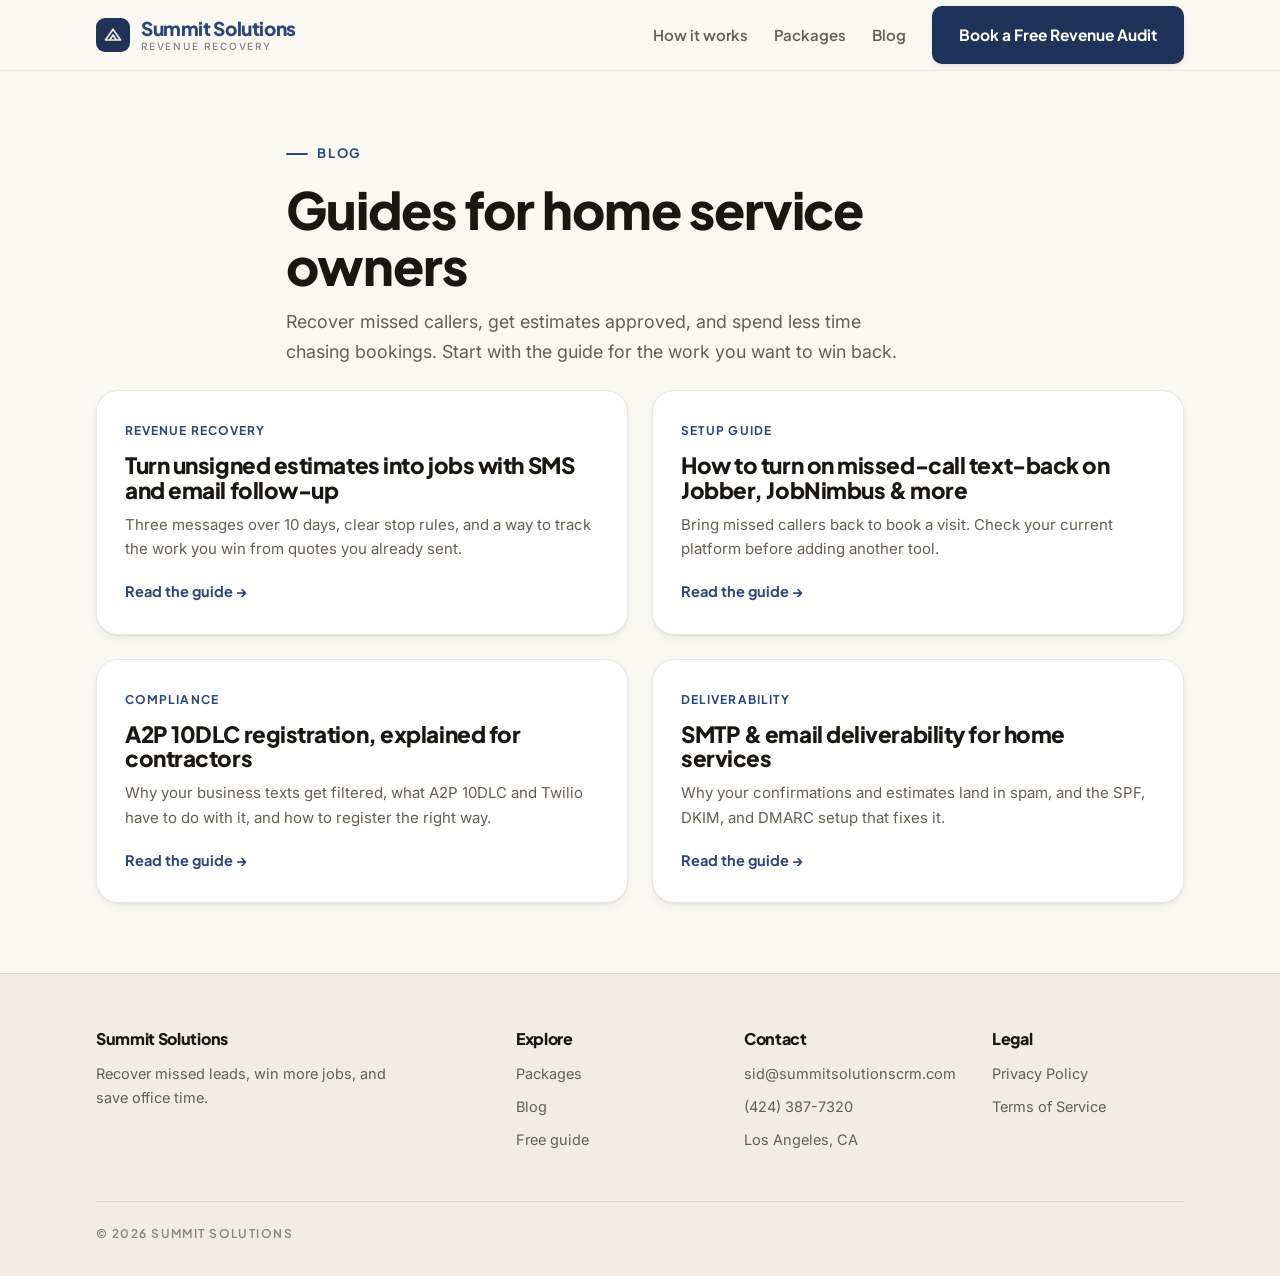
<file: blog/index.html>
<!DOCTYPE html>
<html lang="en">
<head>
<meta charset="UTF-8">
<meta name="viewport" content="width=device-width, initial-scale=1.0">
<title>Blog. Summit Solutions</title>
<meta name="description" content="Contractor guides to recovering missed calls, converting estimates with SMS and email follow-up, and keeping appointment messages out of spam.">
<link rel="canonical" href="https://summitsolutionscrm.com/blog/">
<meta name="robots" content="index, follow">
<meta property="og:title" content="Blog. Summit Solutions">
<meta property="og:description" content="Practical guides for home service businesses on lead response, texting compliance, and booking automation.">
<meta property="og:type" content="website">
<meta property="og:url" content="https://summitsolutionscrm.com/blog/">
<link rel="icon" href="data:image/svg+xml,%3Csvg xmlns='http://www.w3.org/2000/svg' viewBox='0 0 32 32'%3E%3Crect width='32' height='32' rx='7' fill='%231f3358'/%3E%3Cpath d='M6 22L16 8l10 14z' fill='none' stroke='%23f5f1e8' stroke-width='2.4' stroke-linejoin='round'/%3E%3Cpath d='M12 22l4-6 4 6' fill='none' stroke='%23f5f1e8' stroke-width='2.4' stroke-linejoin='round'/%3E%3C/svg%3E">
<link rel="preconnect" href="https://fonts.googleapis.com">
<link rel="preconnect" href="https://fonts.gstatic.com" crossorigin>
<link href="https://fonts.googleapis.com/css2?family=Plus+Jakarta+Sans:wght@500;600;700;800&family=Inter:wght@400;500;600&family=IBM+Plex+Mono:wght@500&display=swap" rel="stylesheet">
<link rel="stylesheet" href="/styles.css">
</head>
<body>

<nav>
  <div class="wrap">
    <a href="/" class="brand">
      <span class="brand-mark"><svg viewBox="0 0 24 24"><path d="M3 18L12 5l9 13z" fill="none" stroke="#f5f1e8" stroke-width="2" stroke-linejoin="round"/><path d="M8 18l4-6 4 6" fill="none" stroke="#f5f1e8" stroke-width="2" stroke-linejoin="round"/></svg></span>
      <span class="brand-txt"><span class="brand-name">Summit Solutions</span><span class="brand-sub">Revenue Recovery</span></span>
    </a>
    <div class="nav-links">
      <a href="/#how" class="navlink">How it works</a>
      <a href="/#packages" class="navlink">Packages</a>
      <a href="/blog/" class="navlink">Blog</a>
      <a href="/#audit" class="btn btn-primary">Book a Free Revenue Audit</a>
    </div>
  </div>
</nav>

<header class="page-head">
  <div class="narrow">
    <span class="eyebrow">Blog</span>
    <h1>Guides for home service owners</h1>
    <p class="sub">Recover missed callers, get estimates approved, and spend less time chasing bookings. Start with the guide for the work you want to win back.</p>
  </div>
</header>

<main class="wrap">
  <div class="post-grid">
    <a class="post-card" href="/blog/estimate-follow-up-sms-email.html">
      <span class="cat">Revenue recovery</span>
      <h2>Turn unsigned estimates into jobs with SMS and email follow-up</h2>
      <p>Three messages over 10 days, clear stop rules, and a way to track the work you win from quotes you already sent.</p>
      <span class="more">Read the guide →</span>
    </a>
    <a class="post-card" href="/blog/missed-call-text-back-jobber-jobnimbus.html">
      <span class="cat">Setup guide</span>
      <h2>How to turn on missed-call text-back on Jobber, JobNimbus & more</h2>
      <p>Bring missed callers back to book a visit. Check your current platform before adding another tool.</p>
      <span class="more">Read the guide →</span>
    </a>
    <a class="post-card" href="/blog/twilio-a2p-10dlc-registration.html">
      <span class="cat">Compliance</span>
      <h2>A2P 10DLC registration, explained for contractors</h2>
      <p>Why your business texts get filtered, what A2P 10DLC and Twilio have to do with it, and how to register the right way.</p>
      <span class="more">Read the guide →</span>
    </a>
    <a class="post-card" href="/blog/smtp-email-deliverability-home-services.html">
      <span class="cat">Deliverability</span>
      <h2>SMTP & email deliverability for home services</h2>
      <p>Why your confirmations and estimates land in spam, and the SPF, DKIM, and DMARC setup that fixes it.</p>
      <span class="more">Read the guide →</span>
    </a>
  </div>
</main>

<footer>
  <div class="wrap">
    <div class="footer-grid">
      <div class="footer-col"><h4>Summit Solutions</h4><p>Recover missed leads, win more jobs, and save office time.</p></div>
      <div class="footer-col"><h4>Explore</h4><a href="/#packages">Packages</a><a href="/blog/">Blog</a><a href="/speed-to-lead-guide.html">Free guide</a></div>
      <div class="footer-col"><h4>Contact</h4><a href="mailto:sid@summitsolutionscrm.com">sid@summitsolutionscrm.com</a><a href="tel:+14243877320">(424) 387-7320</a><p>Los Angeles, CA</p></div>
      <div class="footer-col"><h4>Legal</h4><a href="/privacy.html">Privacy Policy</a><a href="/terms.html">Terms of Service</a></div>
    </div>
    <div class="footer-bottom">© 2026 SUMMIT SOLUTIONS</div>
  </div>
</footer>

</body>
</html>
</file>
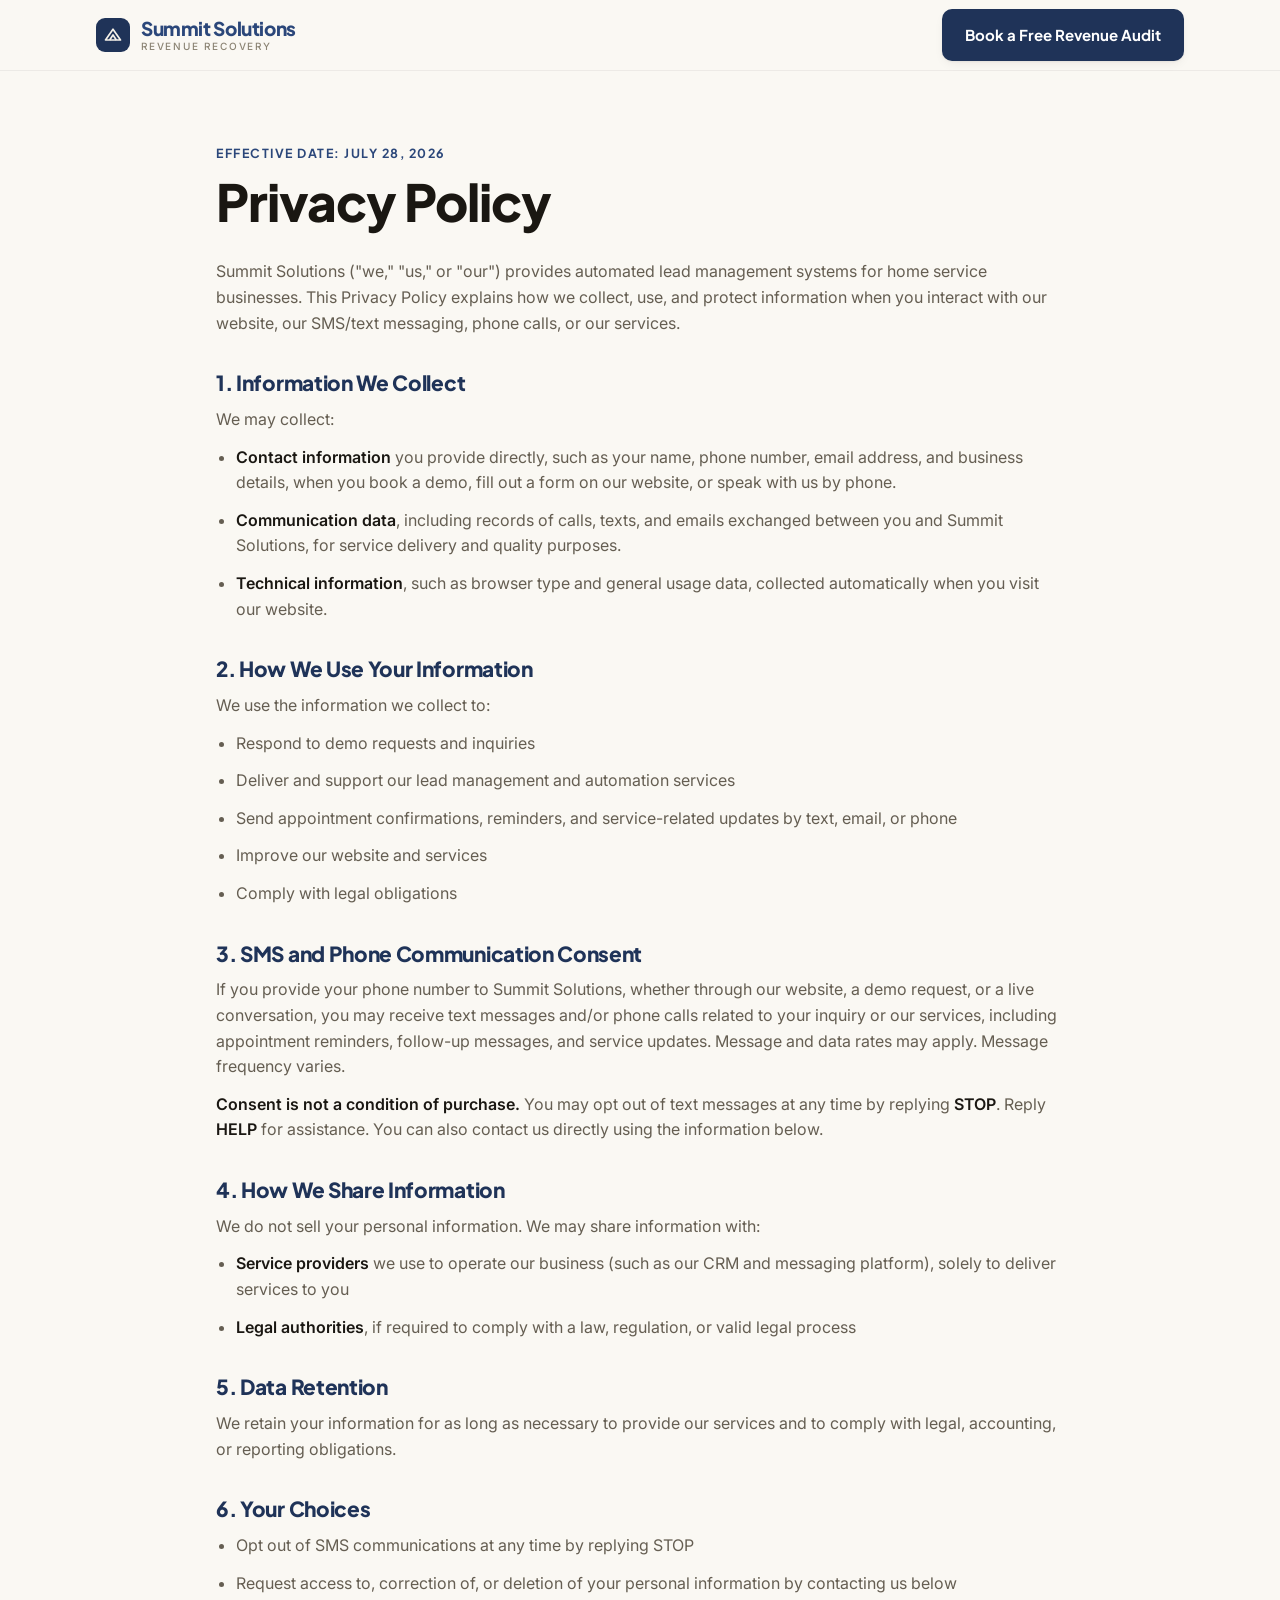
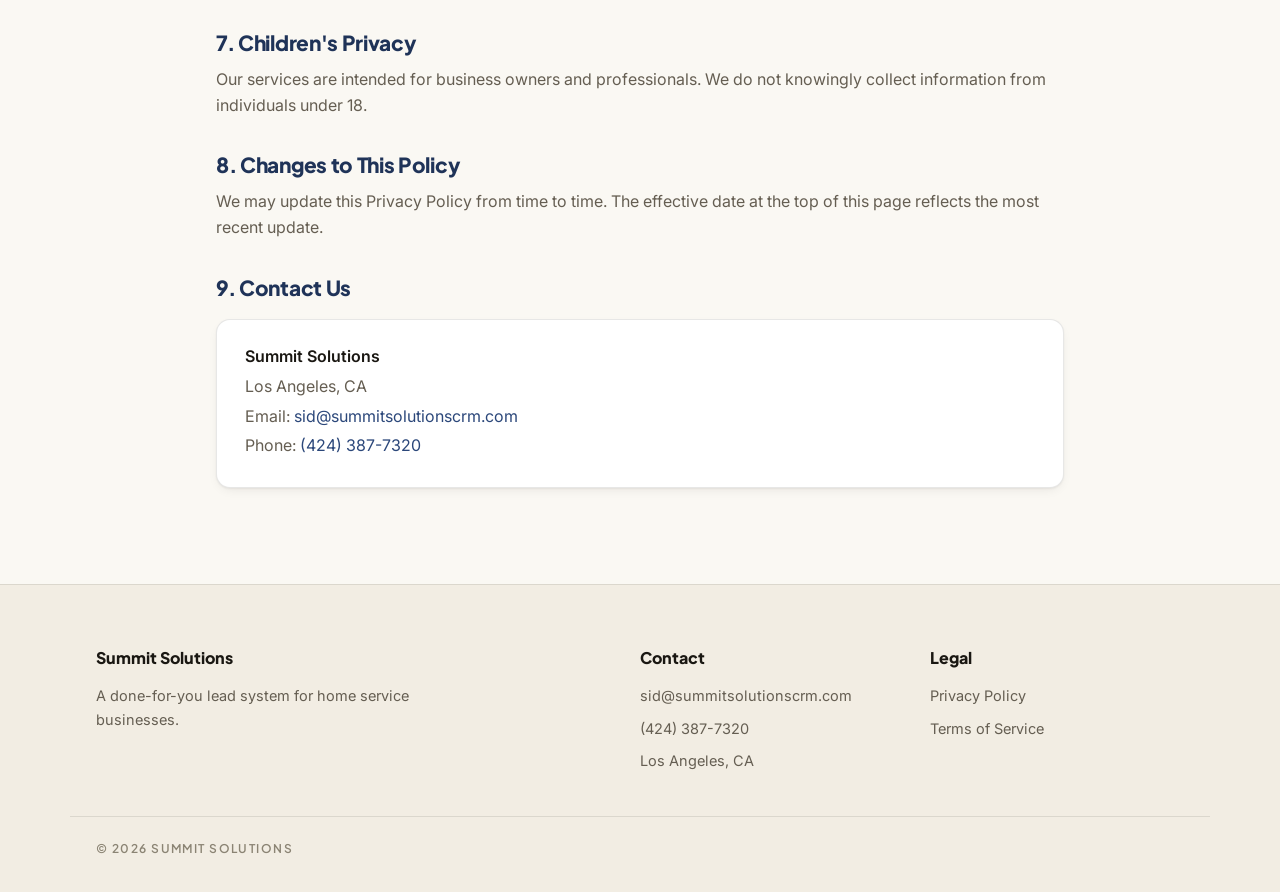
<file: privacy.html>
<!DOCTYPE html>
<html lang="en">
<head>
<meta charset="UTF-8">
<meta name="viewport" content="width=device-width, initial-scale=1.0">
<title>Privacy Policy | Summit Solutions</title>
<meta name="description" content="Privacy Policy for Summit Solutions, automated lead management for home service businesses.">
<link rel="icon" href="data:image/svg+xml,%3Csvg xmlns='http://www.w3.org/2000/svg' viewBox='0 0 32 32'%3E%3Crect width='32' height='32' rx='7' fill='%231f3358'/%3E%3Cpath d='M6 22L16 8l10 14z' fill='none' stroke='%23f5f1e8' stroke-width='2.4' stroke-linejoin='round'/%3E%3Cpath d='M12 22l4-6 4 6' fill='none' stroke='%23f5f1e8' stroke-width='2.4' stroke-linejoin='round'/%3E%3C/svg%3E">
<link rel="preconnect" href="https://fonts.googleapis.com">
<link rel="preconnect" href="https://fonts.gstatic.com" crossorigin>
<link href="https://fonts.googleapis.com/css2?family=Plus+Jakarta+Sans:wght@600;700;800&family=Inter:wght@400;500;600&display=swap" rel="stylesheet">
<style>
  :root{
    --paper:#faf8f3;
    --paper-2:#f2ede3;
    --card:#ffffff;
    --ink:#1a1712;
    --muted:#655e52;
    --muted-2:#8b8474;
    --line:rgba(26,23,18,.10);
    --line-2:rgba(26,23,18,.06);
    --accent:#1f3358;
    --accent-2:#2b477a;
    --accent-ink:#16233d;
    --gold:#b07d3c;
    --r-md:14px;
    --r-sm:10px;
    --shadow-sm:0 1px 2px rgba(26,23,18,.05), 0 4px 12px -4px rgba(26,23,18,.10);
    --f-display:'Plus Jakarta Sans', sans-serif;
    --f-body:'Inter', sans-serif;
  }
  *{margin:0;padding:0;box-sizing:border-box;}
  body{font-family:var(--f-body);background:var(--paper);color:var(--ink);line-height:1.6;font-size:17px;-webkit-font-smoothing:antialiased;}
  .wrap{max-width:900px;margin:0 auto;padding:0 26px;}
  a{color:var(--accent-2);text-decoration:none;}
  a:hover{color:var(--accent-ink);}
  h1,h2,h3{font-family:var(--f-display);font-weight:800;letter-spacing:-.02em;line-height:1.1;color:var(--ink);}

  .btn{display:inline-flex;align-items:center;gap:9px;font-family:var(--f-display);font-weight:700;font-size:15px;padding:13px 22px;border-radius:var(--r-sm);border:1.5px solid transparent;cursor:pointer;transition:transform .2s ease, background .2s ease, box-shadow .2s ease;}
  .btn-primary{background:var(--accent);color:#fff;box-shadow:var(--shadow-sm);}
  .btn-primary:hover{background:var(--accent-ink);transform:translateY(-2px);}

  nav{position:sticky;top:0;z-index:500;background:rgba(250,248,243,.8);backdrop-filter:blur(14px);border-bottom:1px solid var(--line-2);}
  nav .wrap{max-width:1140px;display:flex;align-items:center;justify-content:space-between;height:70px;}
  .brand{display:flex;align-items:center;gap:11px;}
  .brand-mark{width:34px;height:34px;border-radius:9px;background:var(--accent);display:grid;place-items:center;flex:none;}
  .brand-mark svg{width:20px;height:20px;}
  .brand-txt{display:flex;flex-direction:column;line-height:1.05;}
  .brand-name{font-family:var(--f-display);font-weight:800;font-size:19px;letter-spacing:-.02em;}
  .brand-sub{font-family:var(--f-body);font-weight:500;font-size:10px;letter-spacing:.18em;color:var(--muted-2);text-transform:uppercase;margin-top:2px;}

  main{padding:72px 0 96px;}
  .legal-updated{font-family:var(--f-display);font-weight:700;font-size:12.5px;letter-spacing:.12em;text-transform:uppercase;color:var(--accent-2);margin-bottom:10px;}
  main h1{font-size:clamp(2.2rem,5vw,3.2rem);margin-bottom:30px;}
  main h2{font-size:1.3rem;color:var(--accent);margin:36px 0 12px;letter-spacing:-.015em;}
  main p, main li{color:var(--muted);font-size:16px;margin-bottom:12px;}
  main ul{padding-left:20px;margin-bottom:12px;}
  main strong{color:var(--ink);font-weight:600;}
  .legal-contact{margin-top:20px;padding:24px 28px;background:var(--card);border:1px solid var(--line);border-radius:var(--r-md);box-shadow:var(--shadow-sm);}
  .legal-contact p{margin-bottom:4px;}

  footer{background:var(--paper-2);border-top:1px solid var(--line);padding:60px 0 34px;}
  .footer-grid{display:grid;grid-template-columns:2fr 1fr 1fr;gap:36px;max-width:1140px;margin:0 auto;padding:0 26px;}
  .footer-col h4{font-family:var(--f-display);font-weight:800;font-size:16px;margin-bottom:14px;}
  .footer-col p{font-size:14.5px;color:var(--muted);max-width:320px;}
  .footer-col a{display:block;font-size:14.5px;color:var(--muted);margin-bottom:9px;}
  .footer-col a:hover{color:var(--accent-2);}
  .footer-bottom{max-width:1140px;margin:44px auto 0;padding:22px 26px 0;border-top:1px solid var(--line);font-family:var(--f-display);font-weight:600;font-size:12px;letter-spacing:.12em;color:var(--muted-2);}

  @media (max-width:640px){
    .footer-grid{grid-template-columns:1fr;}
    nav .wrap{height:64px;}
  }
</style>
</head>
<body>

<nav>
  <div class="wrap">
    <a href="/index.html" class="brand">
      <span class="brand-mark"><svg viewBox="0 0 24 24"><path d="M3 18L12 5l9 13z" fill="none" stroke="#f5f1e8" stroke-width="2" stroke-linejoin="round"/><path d="M8 18l4-6 4 6" fill="none" stroke="#f5f1e8" stroke-width="2" stroke-linejoin="round"/></svg></span>
      <span class="brand-txt">
        <span class="brand-name">Summit Solutions</span>
        <span class="brand-sub">Revenue Recovery</span>
      </span>
    </a>
    <a href="/#audit" class="btn btn-primary">Book a Free Revenue Audit</a>
  </div>
</nav>

<main>
  <div class="wrap">
    <div class="legal-updated">Effective Date: July 28, 2026</div>
    <h1>Privacy Policy</h1>

    <p>Summit Solutions ("we," "us," or "our") provides automated lead management systems for home service businesses. This Privacy Policy explains how we collect, use, and protect information when you interact with our website, our SMS/text messaging, phone calls, or our services.</p>

    <h2>1. Information We Collect</h2>
    <p>We may collect:</p>
    <ul>
      <li><strong>Contact information</strong> you provide directly, such as your name, phone number, email address, and business details, when you book a demo, fill out a form on our website, or speak with us by phone.</li>
      <li><strong>Communication data</strong>, including records of calls, texts, and emails exchanged between you and Summit Solutions, for service delivery and quality purposes.</li>
      <li><strong>Technical information</strong>, such as browser type and general usage data, collected automatically when you visit our website.</li>
    </ul>

    <h2>2. How We Use Your Information</h2>
    <p>We use the information we collect to:</p>
    <ul>
      <li>Respond to demo requests and inquiries</li>
      <li>Deliver and support our lead management and automation services</li>
      <li>Send appointment confirmations, reminders, and service-related updates by text, email, or phone</li>
      <li>Improve our website and services</li>
      <li>Comply with legal obligations</li>
    </ul>

    <h2>3. SMS and Phone Communication Consent</h2>
    <p>If you provide your phone number to Summit Solutions, whether through our website, a demo request, or a live conversation, you may receive text messages and/or phone calls related to your inquiry or our services, including appointment reminders, follow-up messages, and service updates. Message and data rates may apply. Message frequency varies.</p>
    <p><strong>Consent is not a condition of purchase.</strong> You may opt out of text messages at any time by replying <strong>STOP</strong>. Reply <strong>HELP</strong> for assistance. You can also contact us directly using the information below.</p>

    <h2>4. How We Share Information</h2>
    <p>We do not sell your personal information. We may share information with:</p>
    <ul>
      <li><strong>Service providers</strong> we use to operate our business (such as our CRM and messaging platform), solely to deliver services to you</li>
      <li><strong>Legal authorities</strong>, if required to comply with a law, regulation, or valid legal process</li>
    </ul>

    <h2>5. Data Retention</h2>
    <p>We retain your information for as long as necessary to provide our services and to comply with legal, accounting, or reporting obligations.</p>

    <h2>6. Your Choices</h2>
    <ul>
      <li>Opt out of SMS communications at any time by replying STOP</li>
      <li>Request access to, correction of, or deletion of your personal information by contacting us below</li>
    </ul>

    <h2>7. Children's Privacy</h2>
    <p>Our services are intended for business owners and professionals. We do not knowingly collect information from individuals under 18.</p>

    <h2>8. Changes to This Policy</h2>
    <p>We may update this Privacy Policy from time to time. The effective date at the top of this page reflects the most recent update.</p>

    <h2>9. Contact Us</h2>
    <div class="legal-contact">
      <p><strong>Summit Solutions</strong></p>
      <p>Los Angeles, CA</p>
      <p>Email: <a href="mailto:sid@summitsolutionscrm.com">sid@summitsolutionscrm.com</a></p>
      <p>Phone: <a href="tel:+14243877320">(424) 387-7320</a></p>
    </div>
  </div>
</main>

<footer>
  <div class="footer-grid">
    <div class="footer-col">
      <h4>Summit Solutions</h4>
      <p>A done-for-you lead system for home service businesses.</p>
    </div>
    <div class="footer-col">
      <h4>Contact</h4>
      <a href="mailto:sid@summitsolutionscrm.com">sid@summitsolutionscrm.com</a>
      <a href="tel:+14243877320">(424) 387-7320</a>
      <p>Los Angeles, CA</p>
    </div>
    <div class="footer-col">
      <h4>Legal</h4>
      <a href="/privacy.html">Privacy Policy</a>
      <a href="/terms.html">Terms of Service</a>
    </div>
  </div>
  <div class="footer-bottom">© 2026 SUMMIT SOLUTIONS</div>
</footer>

</body>
</html>
</file>
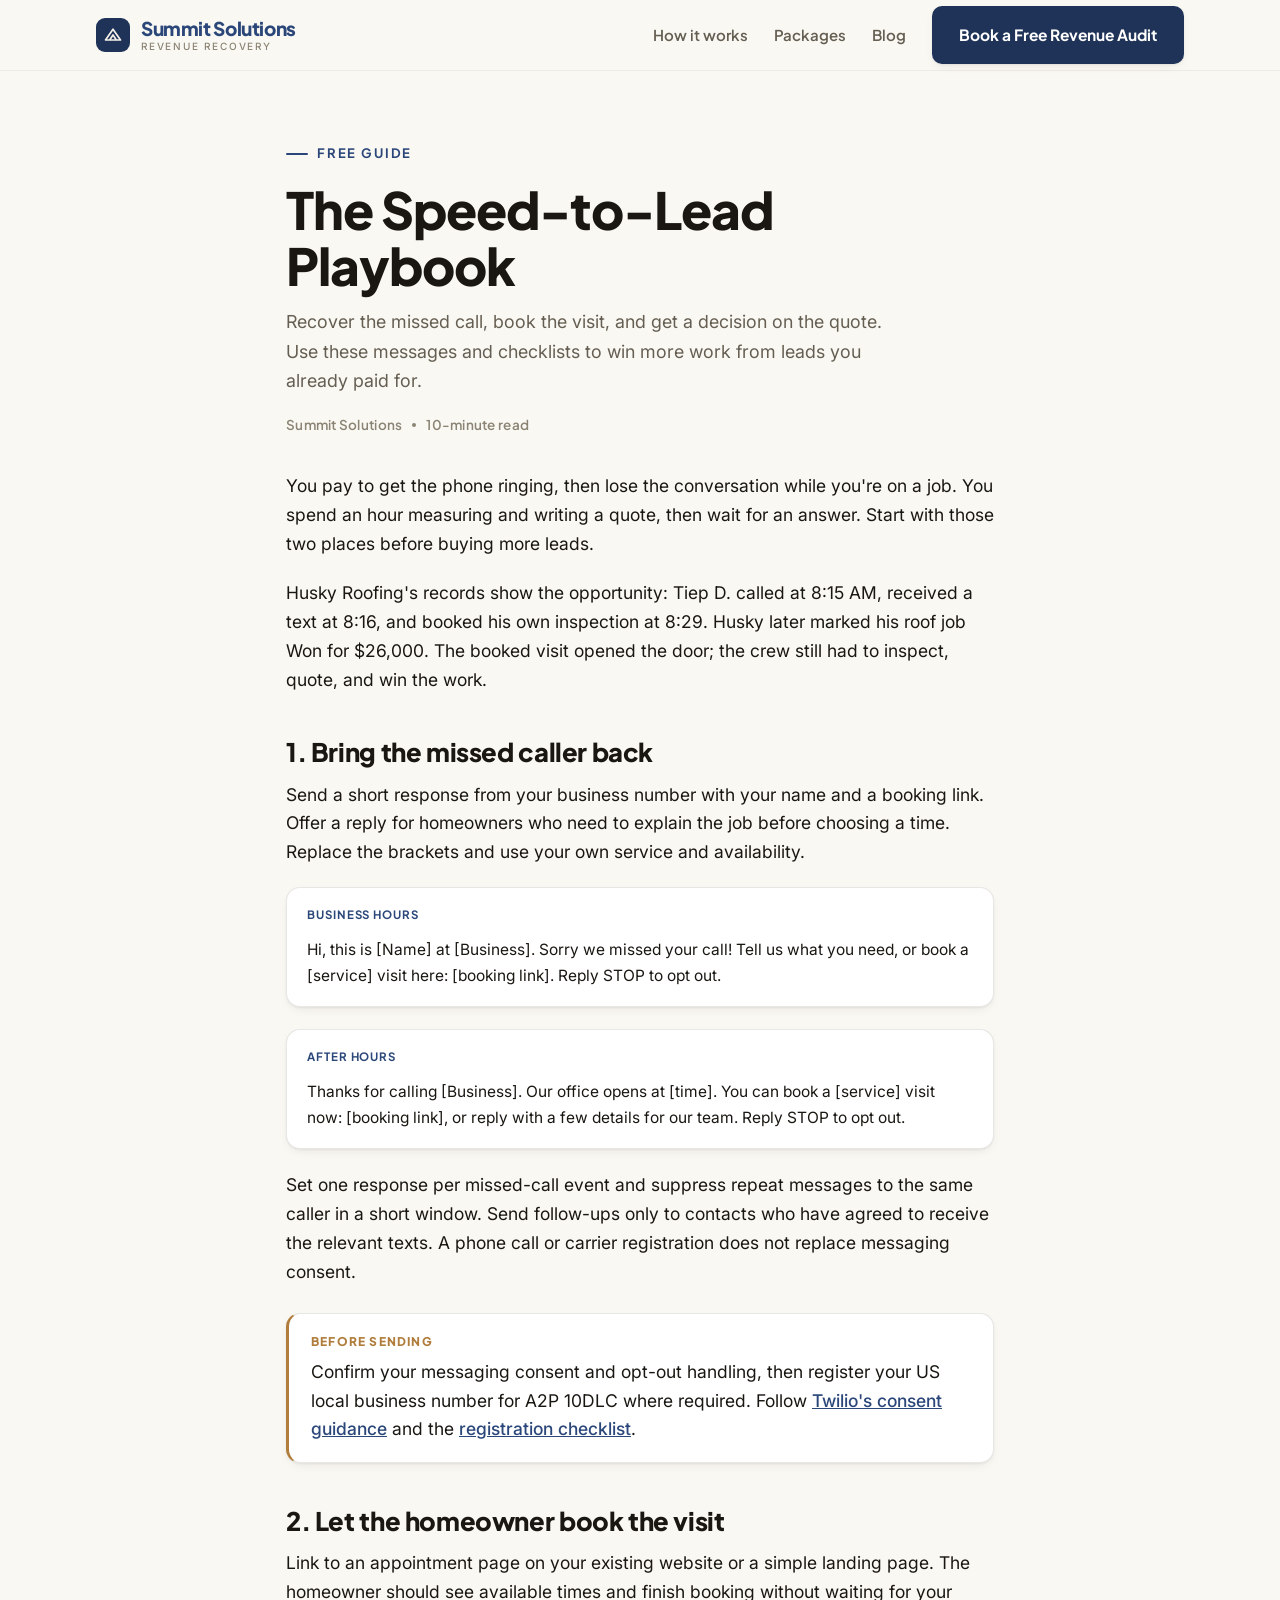
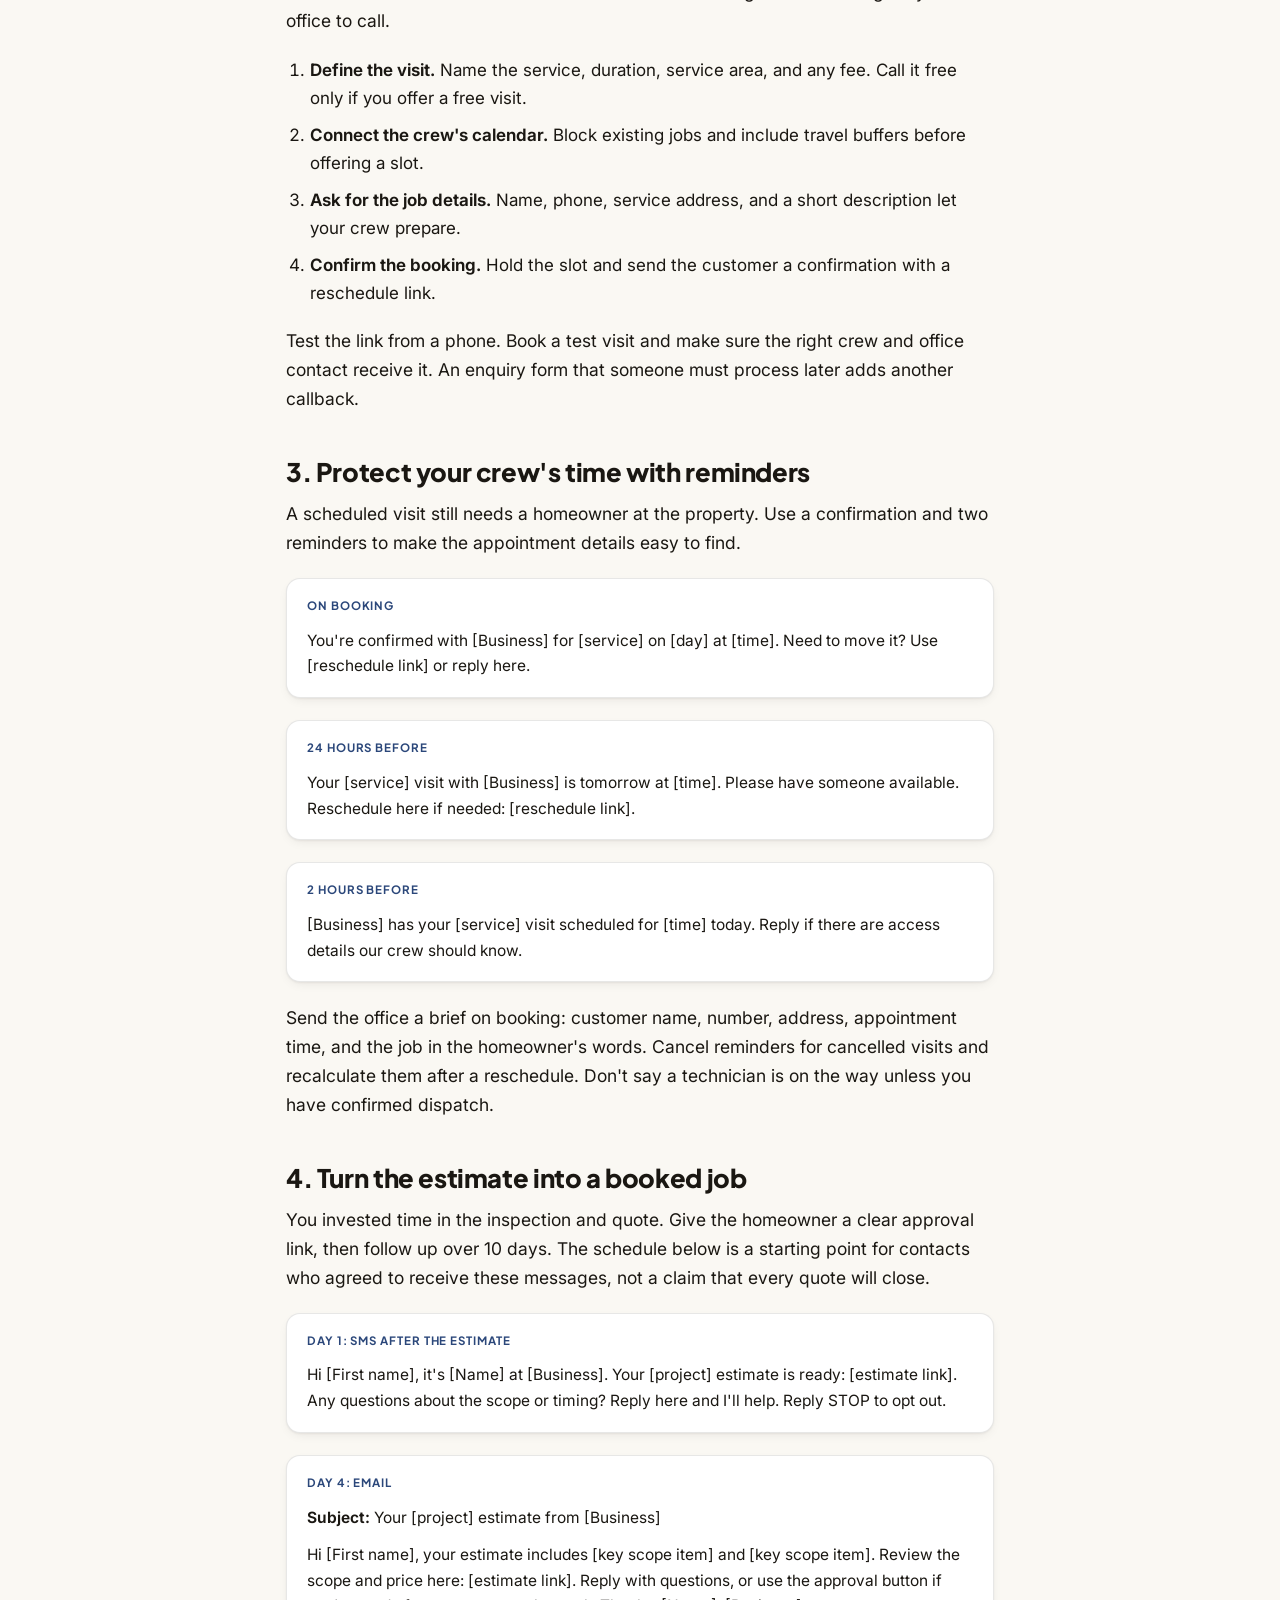
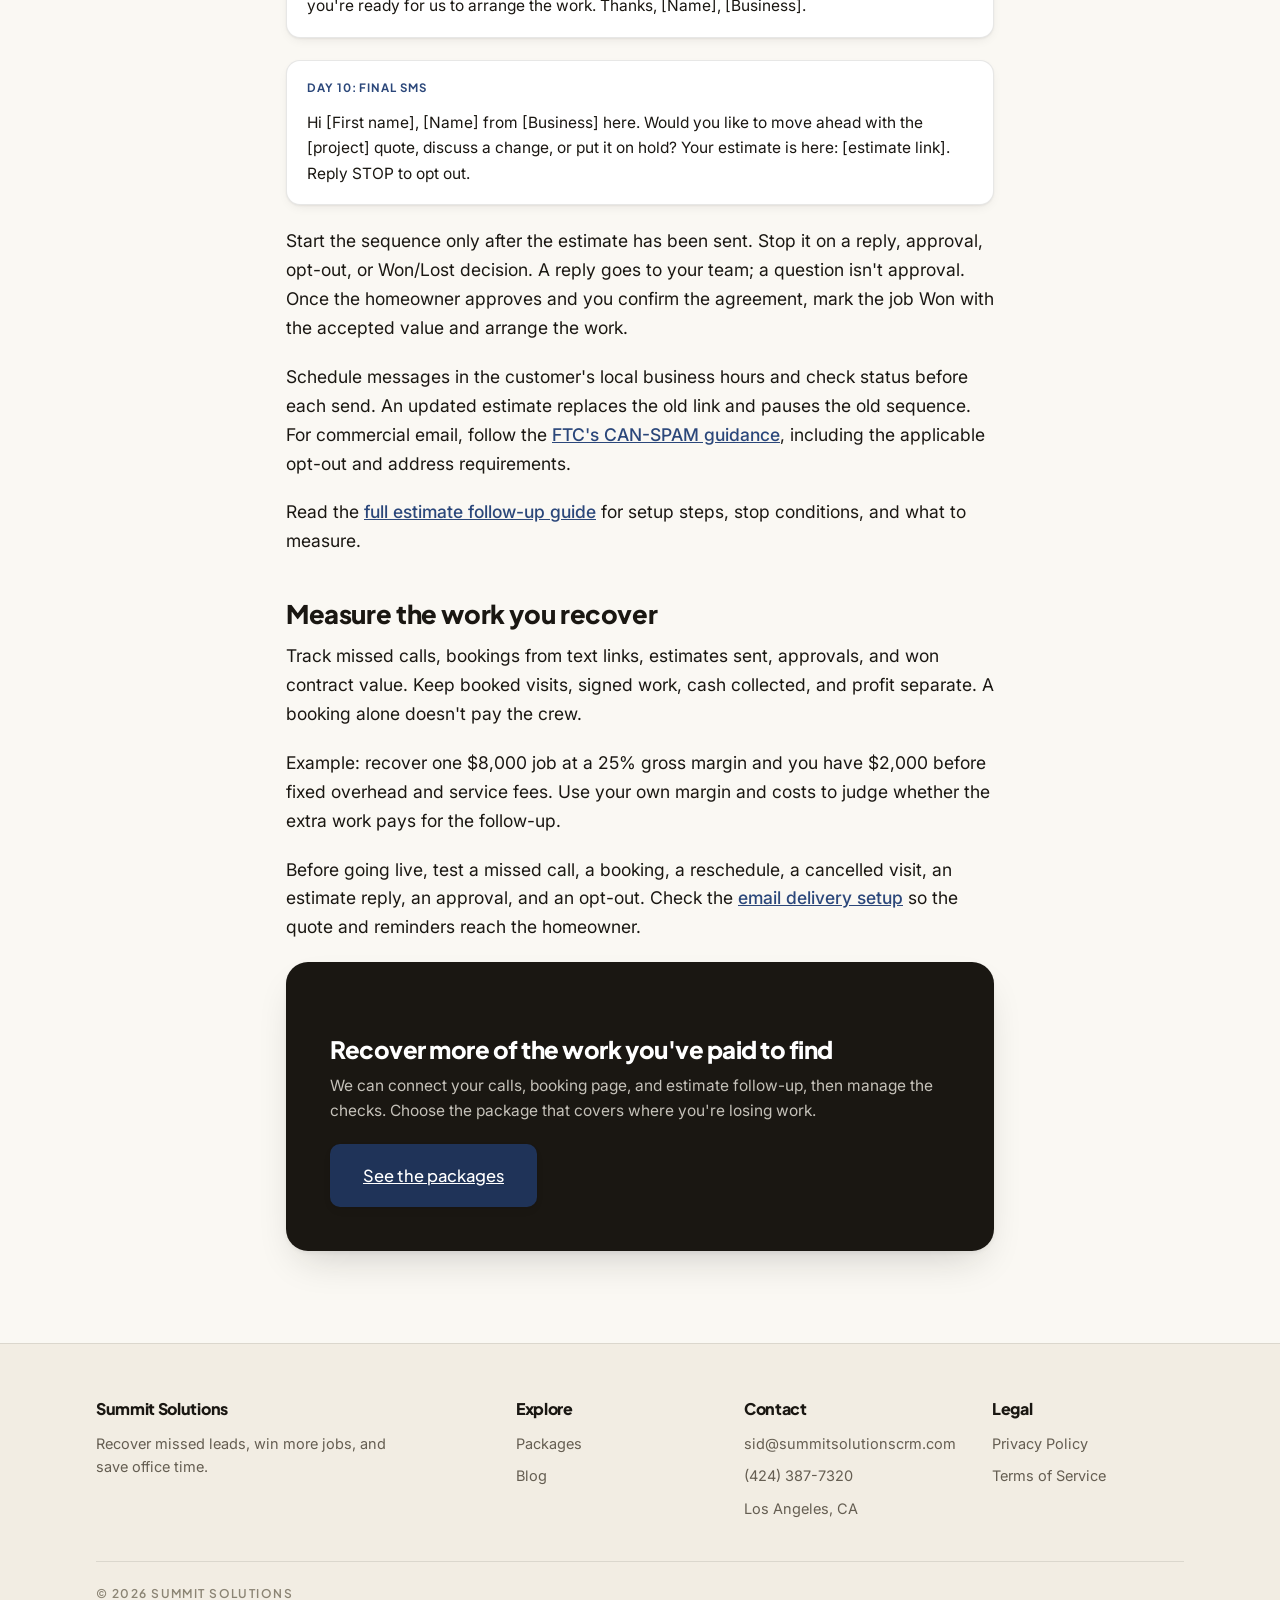
<file: speed-to-lead-guide.html>
<!DOCTYPE html>
<html lang="en">
<head>
<meta charset="UTF-8">
<meta name="viewport" content="width=device-width, initial-scale=1.0">
<title>The Speed-to-Lead Playbook. Summit Solutions</title>
<meta name="description" content="Recover missed calls, book more visits, and convert unsigned estimates with ready-to-use SMS and email follow-up templates for contractors.">
<link rel="canonical" href="https://summitsolutionscrm.com/speed-to-lead-guide.html">
<meta name="robots" content="index, follow">
<meta property="og:title" content="The Speed-to-Lead Playbook. Summit Solutions">
<meta property="og:description" content="Recover missed calls, book more visits, and convert unsigned estimates with ready-to-use SMS and email follow-up templates for contractors.">
<meta property="og:type" content="article">
<meta property="og:url" content="https://summitsolutionscrm.com/speed-to-lead-guide.html">
<meta property="og:image" content="https://summitsolutionscrm.com/assets/hero-texture.jpg">
<link rel="icon" href="data:image/svg+xml,%3Csvg xmlns='http://www.w3.org/2000/svg' viewBox='0 0 32 32'%3E%3Crect width='32' height='32' rx='7' fill='%231f3358'/%3E%3Cpath d='M6 22L16 8l10 14z' fill='none' stroke='%23f5f1e8' stroke-width='2.4' stroke-linejoin='round'/%3E%3Cpath d='M12 22l4-6 4 6' fill='none' stroke='%23f5f1e8' stroke-width='2.4' stroke-linejoin='round'/%3E%3C/svg%3E">
<link rel="preconnect" href="https://fonts.googleapis.com">
<link rel="preconnect" href="https://fonts.gstatic.com" crossorigin>
<link href="https://fonts.googleapis.com/css2?family=Plus+Jakarta+Sans:wght@500;600;700;800&family=Inter:wght@400;500;600&family=IBM+Plex+Mono:wght@500&display=swap" rel="stylesheet">
<link rel="stylesheet" href="/styles.css">
<script type="application/ld+json">
{
  "@context": "https://schema.org",
  "@type": "Article",
  "headline": "The Speed-to-Lead Playbook",
  "description": "Recover missed calls, book more visits, and convert unsigned estimates with ready-to-use SMS and email follow-up templates for contractors.",
  "author": { "@type": "Organization", "name": "Summit Solutions" },
  "publisher": { "@type": "Organization", "name": "Summit Solutions" },
  "mainEntityOfPage": "https://summitsolutionscrm.com/speed-to-lead-guide.html"
}
</script>
</head>
<body>

<nav>
  <div class="wrap">
    <a href="/" class="brand">
      <span class="brand-mark"><svg viewBox="0 0 24 24"><path d="M3 18L12 5l9 13z" fill="none" stroke="#f5f1e8" stroke-width="2" stroke-linejoin="round"/><path d="M8 18l4-6 4 6" fill="none" stroke="#f5f1e8" stroke-width="2" stroke-linejoin="round"/></svg></span>
      <span class="brand-txt"><span class="brand-name">Summit Solutions</span><span class="brand-sub">Revenue Recovery</span></span>
    </a>
    <div class="nav-links">
      <a href="/#how" class="navlink">How it works</a>
      <a href="/#packages" class="navlink">Packages</a>
      <a href="/blog/" class="navlink">Blog</a>
      <a href="/#audit" class="btn btn-primary">Book a Free Revenue Audit</a>
    </div>
  </div>
</nav>

<header class="page-head">
  <div class="narrow">
    <span class="eyebrow">Free guide</span>
    <h1>The Speed-to-Lead Playbook</h1>
    <p class="sub">Recover the missed call, book the visit, and get a decision on the quote. Use these messages and checklists to win more work from leads you already paid for.</p>
    <div class="post-meta"><span>Summit Solutions</span><span class="dot"></span><span>10-minute read</span></div>
  </div>
</header>

<article class="prose">
  <div class="narrow">
    <p>You pay to get the phone ringing, then lose the conversation while you're on a job. You spend an hour measuring and writing a quote, then wait for an answer. Start with those two places before buying more leads.</p>
    <p>Husky Roofing's records show the opportunity: Tiep D. called at 8:15 AM, received a text at 8:16, and booked his own inspection at 8:29. Husky later marked his roof job Won for $26,000. The booked visit opened the door; the crew still had to inspect, quote, and win the work.</p>

    <h2>1. Bring the missed caller back</h2>
    <p>Send a short response from your business number with your name and a booking link. Offer a reply for homeowners who need to explain the job before choosing a time. Replace the brackets and use your own service and availability.</p>
    <div class="copyblock"><p class="tag">Business hours</p><p>Hi, this is [Name] at [Business]. Sorry we missed your call! Tell us what you need, or book a [service] visit here: [booking link]. Reply STOP to opt out.</p></div>
    <div class="copyblock"><p class="tag">After hours</p><p>Thanks for calling [Business]. Our office opens at [time]. You can book a [service] visit now: [booking link], or reply with a few details for our team. Reply STOP to opt out.</p></div>
    <p>Set one response per missed-call event and suppress repeat messages to the same caller in a short window. Send follow-ups only to contacts who have agreed to receive the relevant texts. A phone call or carrier registration does not replace messaging consent.</p>
    <div class="callout"><div class="k">Before sending</div><p>Confirm your messaging consent and opt-out handling, then register your US local business number for A2P 10DLC where required. Follow <a href="https://www.twilio.com/docs/messaging/features/consent-api">Twilio's consent guidance</a> and the <a href="/blog/twilio-a2p-10dlc-registration.html">registration checklist</a>.</p></div>

    <h2>2. Let the homeowner book the visit</h2>
    <p>Link to an appointment page on your existing website or a simple landing page. The homeowner should see available times and finish booking without waiting for your office to call.</p>
    <ol>
      <li><strong>Define the visit.</strong> Name the service, duration, service area, and any fee. Call it free only if you offer a free visit.</li>
      <li><strong>Connect the crew's calendar.</strong> Block existing jobs and include travel buffers before offering a slot.</li>
      <li><strong>Ask for the job details.</strong> Name, phone, service address, and a short description let your crew prepare.</li>
      <li><strong>Confirm the booking.</strong> Hold the slot and send the customer a confirmation with a reschedule link.</li>
    </ol>
    <p>Test the link from a phone. Book a test visit and make sure the right crew and office contact receive it. An enquiry form that someone must process later adds another callback.</p>

    <h2>3. Protect your crew's time with reminders</h2>
    <p>A scheduled visit still needs a homeowner at the property. Use a confirmation and two reminders to make the appointment details easy to find.</p>
    <div class="copyblock"><p class="tag">On booking</p><p>You're confirmed with [Business] for [service] on [day] at [time]. Need to move it? Use [reschedule link] or reply here.</p></div>
    <div class="copyblock"><p class="tag">24 hours before</p><p>Your [service] visit with [Business] is tomorrow at [time]. Please have someone available. Reschedule here if needed: [reschedule link].</p></div>
    <div class="copyblock"><p class="tag">2 hours before</p><p>[Business] has your [service] visit scheduled for [time] today. Reply if there are access details our crew should know.</p></div>
    <p>Send the office a brief on booking: customer name, number, address, appointment time, and the job in the homeowner's words. Cancel reminders for cancelled visits and recalculate them after a reschedule. Don't say a technician is on the way unless you have confirmed dispatch.</p>

    <h2>4. Turn the estimate into a booked job</h2>
    <p>You invested time in the inspection and quote. Give the homeowner a clear approval link, then follow up over 10 days. The schedule below is a starting point for contacts who agreed to receive these messages, not a claim that every quote will close.</p>
    <div class="copyblock"><p class="tag">Day 1: SMS after the estimate</p><p>Hi [First name], it's [Name] at [Business]. Your [project] estimate is ready: [estimate link]. Any questions about the scope or timing? Reply here and I'll help. Reply STOP to opt out.</p></div>
    <div class="copyblock"><p class="tag">Day 4: email</p><p><strong>Subject:</strong> Your [project] estimate from [Business]</p><p>Hi [First name], your estimate includes [key scope item] and [key scope item]. Review the scope and price here: [estimate link]. Reply with questions, or use the approval button if you're ready for us to arrange the work. Thanks, [Name], [Business].</p></div>
    <div class="copyblock"><p class="tag">Day 10: final SMS</p><p>Hi [First name], [Name] from [Business] here. Would you like to move ahead with the [project] quote, discuss a change, or put it on hold? Your estimate is here: [estimate link]. Reply STOP to opt out.</p></div>
    <p>Start the sequence only after the estimate has been sent. Stop it on a reply, approval, opt-out, or Won/Lost decision. A reply goes to your team; a question isn't approval. Once the homeowner approves and you confirm the agreement, mark the job Won with the accepted value and arrange the work.</p>
    <p>Schedule messages in the customer's local business hours and check status before each send. An updated estimate replaces the old link and pauses the old sequence. For commercial email, follow the <a href="https://www.ftc.gov/business-guidance/resources/can-spam-act-compliance-guide-business">FTC's CAN-SPAM guidance</a>, including the applicable opt-out and address requirements.</p>
    <p>Read the <a href="/blog/estimate-follow-up-sms-email.html">full estimate follow-up guide</a> for setup steps, stop conditions, and what to measure.</p>

    <h2>Measure the work you recover</h2>
    <p>Track missed calls, bookings from text links, estimates sent, approvals, and won contract value. Keep booked visits, signed work, cash collected, and profit separate. A booking alone doesn't pay the crew.</p>
    <p>Example: recover one $8,000 job at a 25% gross margin and you have $2,000 before fixed overhead and service fees. Use your own margin and costs to judge whether the extra work pays for the follow-up.</p>
    <p>Before going live, test a missed call, a booking, a reschedule, a cancelled visit, an estimate reply, an approval, and an opt-out. Check the <a href="/blog/smtp-email-deliverability-home-services.html">email delivery setup</a> so the quote and reminders reach the homeowner.</p>
    <div class="post-cta"><h3>Recover more of the work you've paid to find</h3><p>We can connect your calls, booking page, and estimate follow-up, then manage the checks. Choose the package that covers where you're losing work.</p><a href="/#packages" class="btn btn-primary btn-lg">See the packages</a></div>
  </div>
</article>

<footer>
  <div class="wrap">
    <div class="footer-grid">
      <div class="footer-col"><h4>Summit Solutions</h4><p>Recover missed leads, win more jobs, and save office time.</p></div>
      <div class="footer-col"><h4>Explore</h4><a href="/#packages">Packages</a><a href="/blog/">Blog</a></div>
      <div class="footer-col"><h4>Contact</h4><a href="mailto:sid@summitsolutionscrm.com">sid@summitsolutionscrm.com</a><a href="tel:+14243877320">(424) 387-7320</a><p>Los Angeles, CA</p></div>
      <div class="footer-col"><h4>Legal</h4><a href="/privacy.html">Privacy Policy</a><a href="/terms.html">Terms of Service</a></div>
    </div>
    <div class="footer-bottom">© 2026 SUMMIT SOLUTIONS</div>
  </div>
</footer>

</body>
</html>
</file>
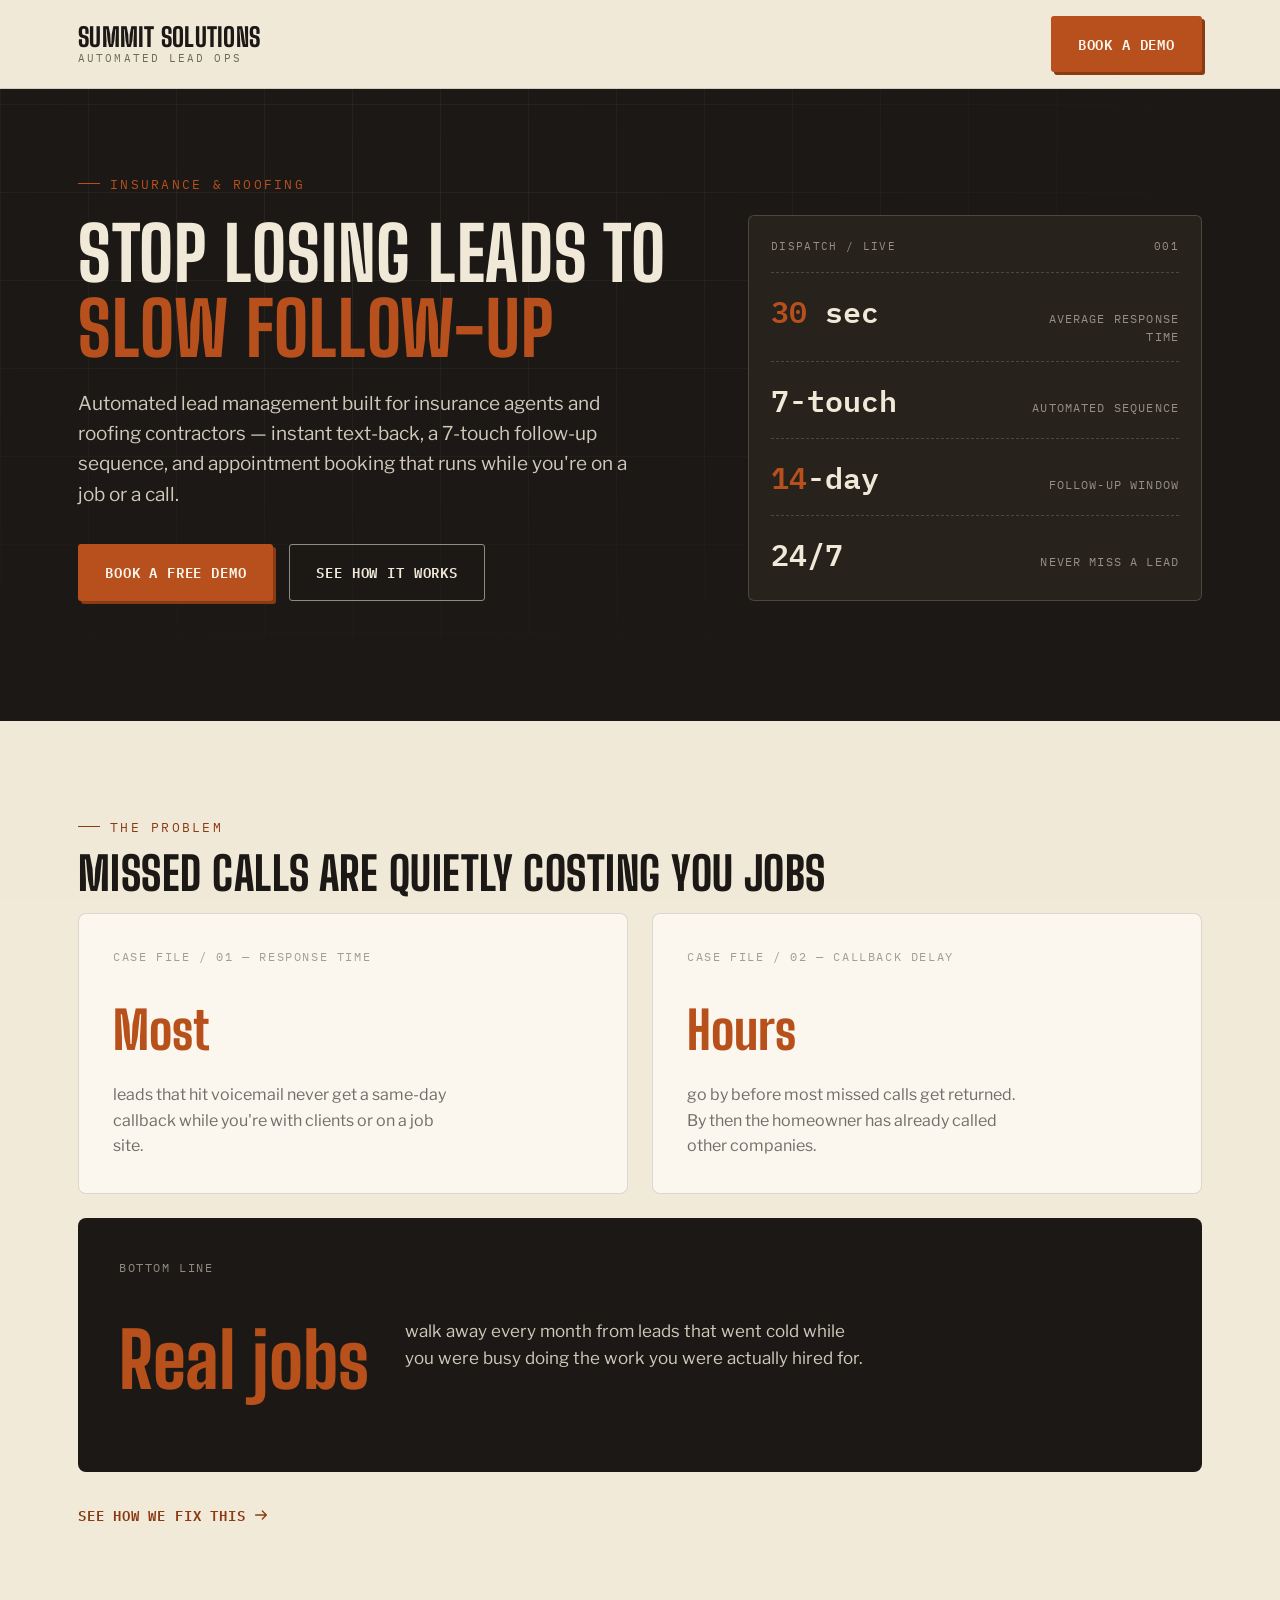
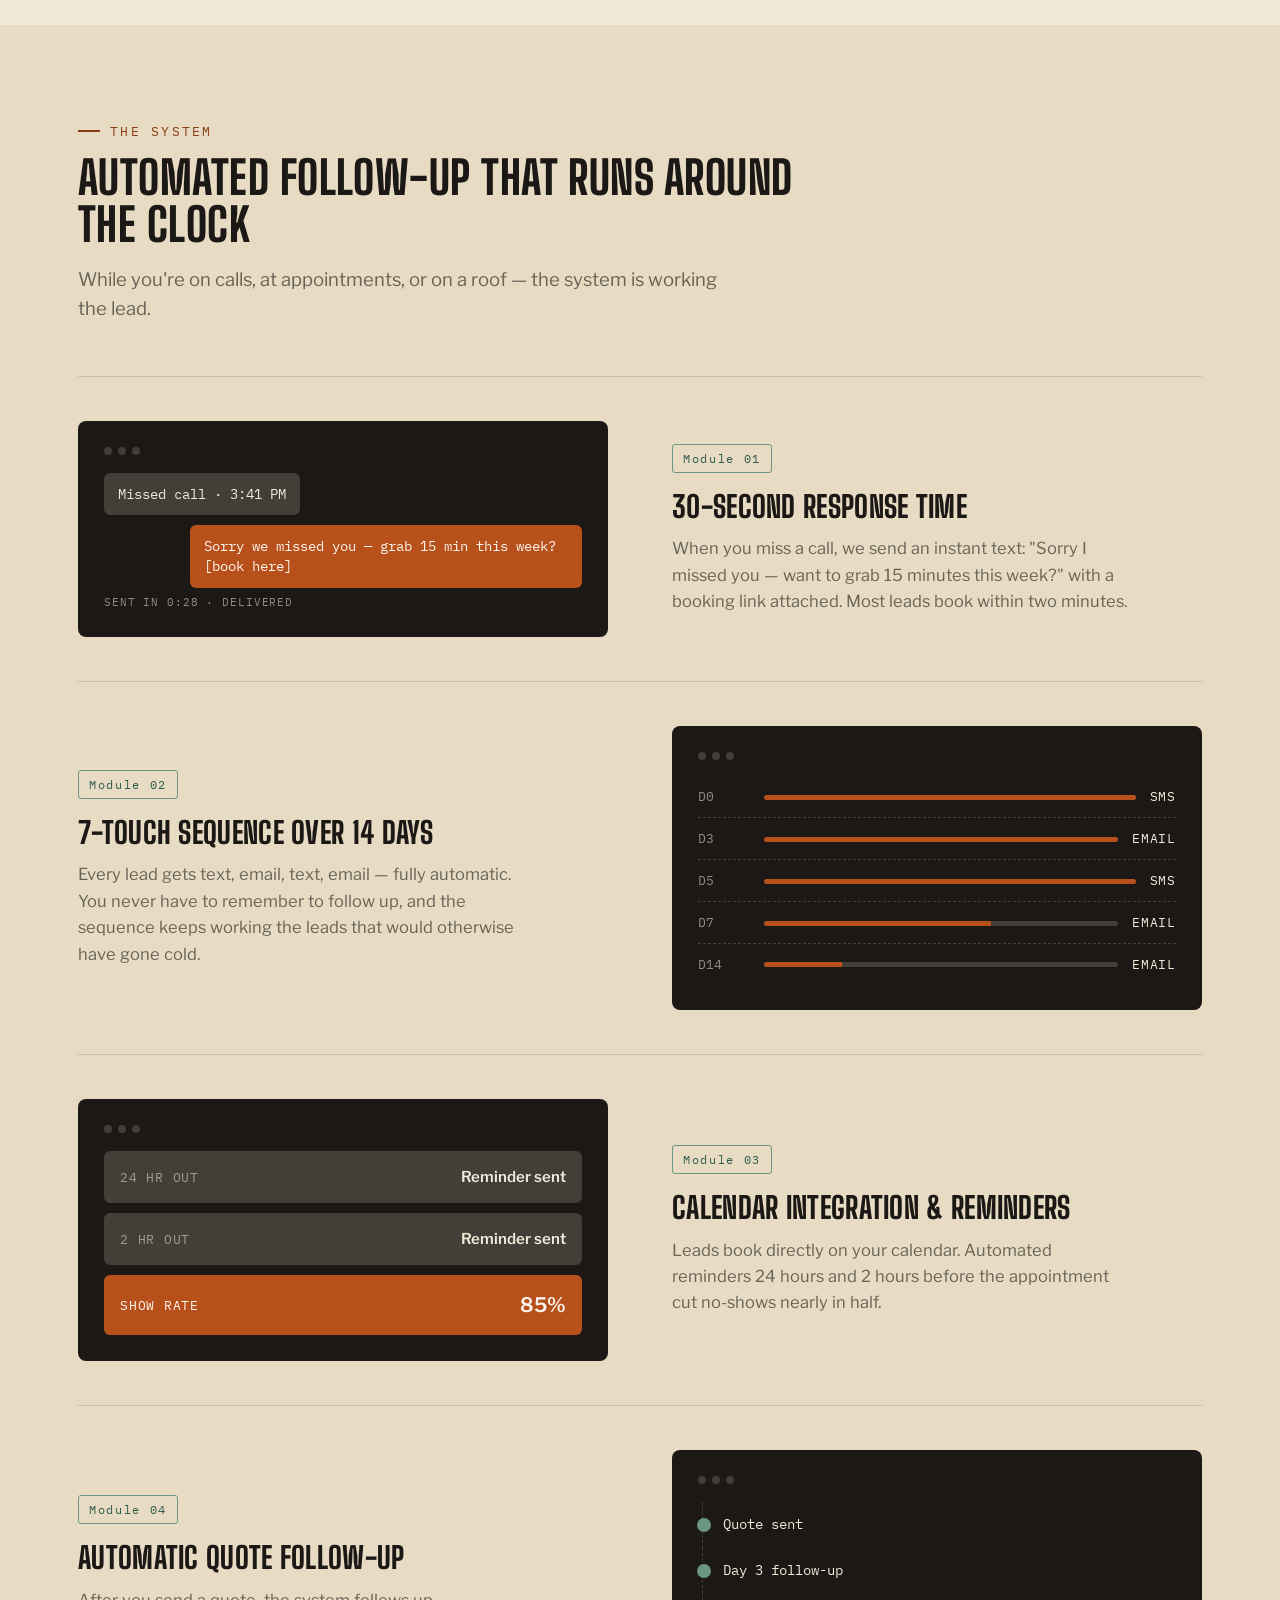
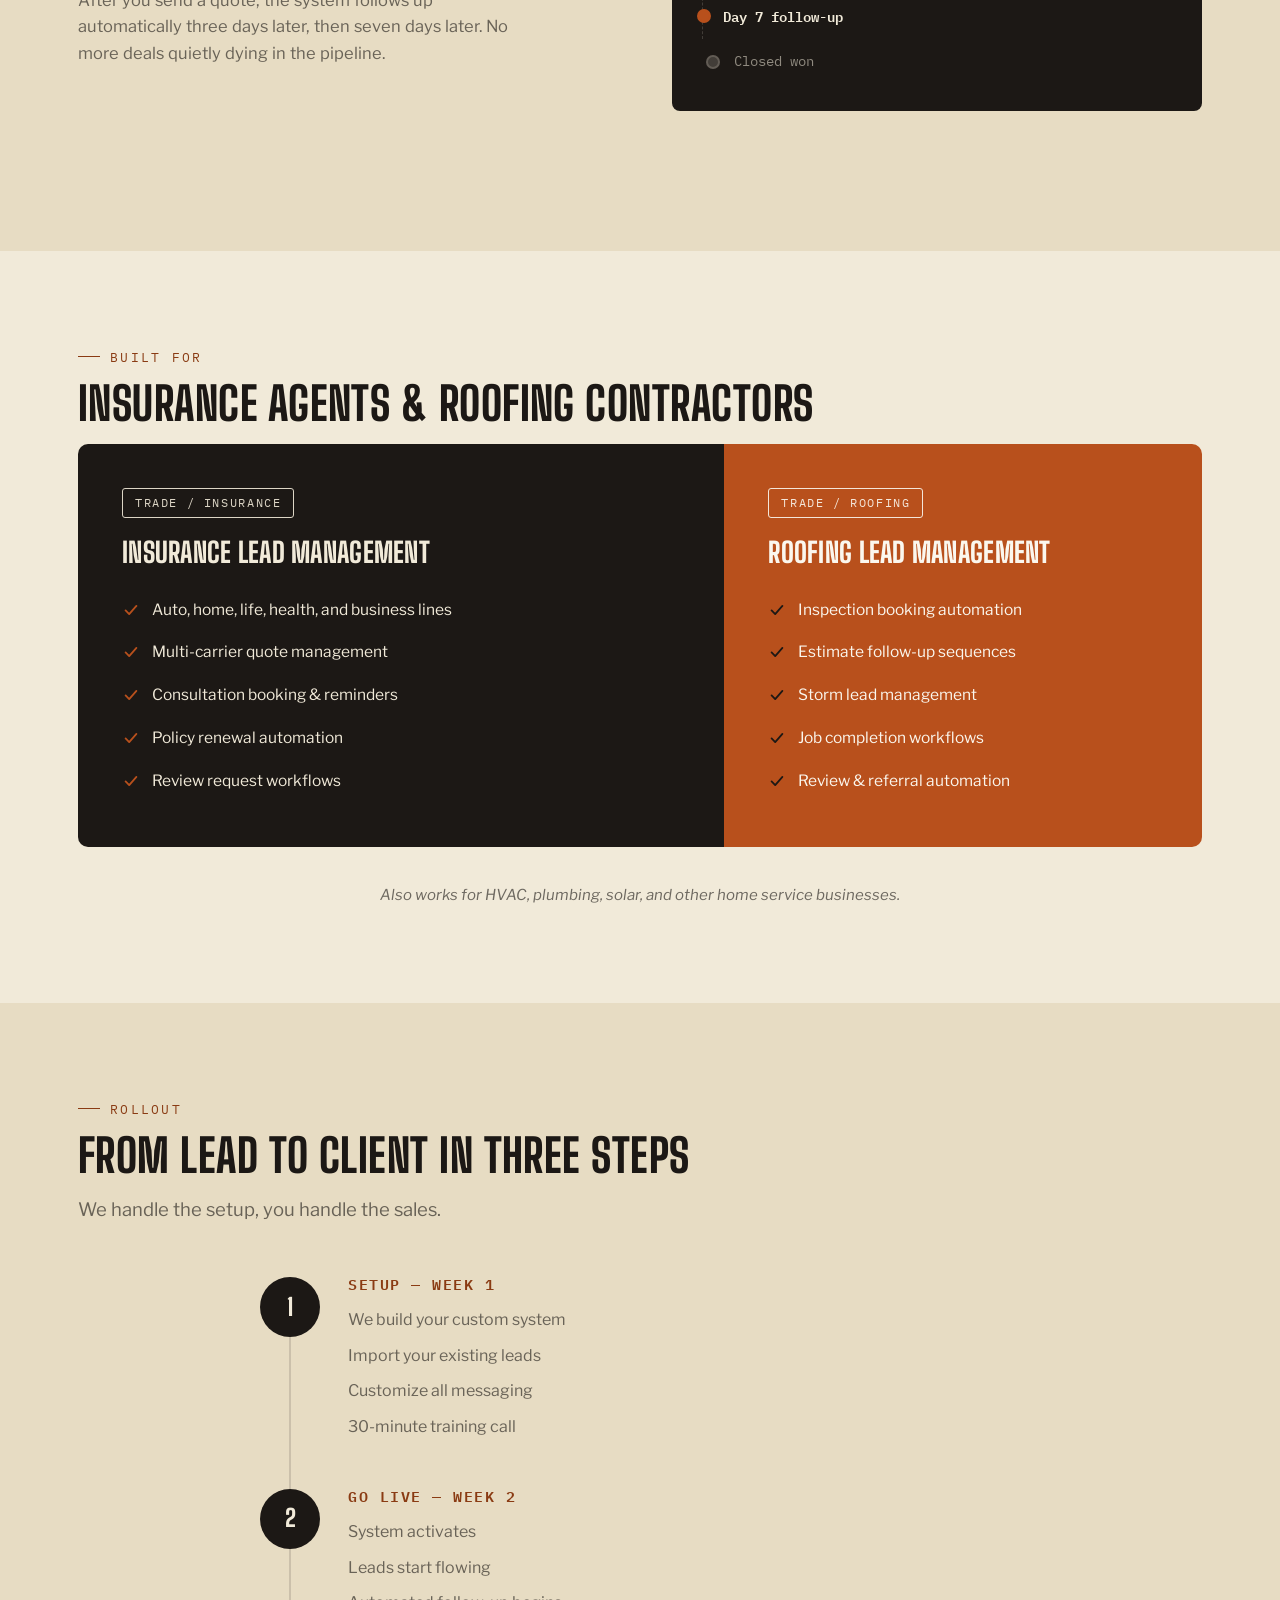
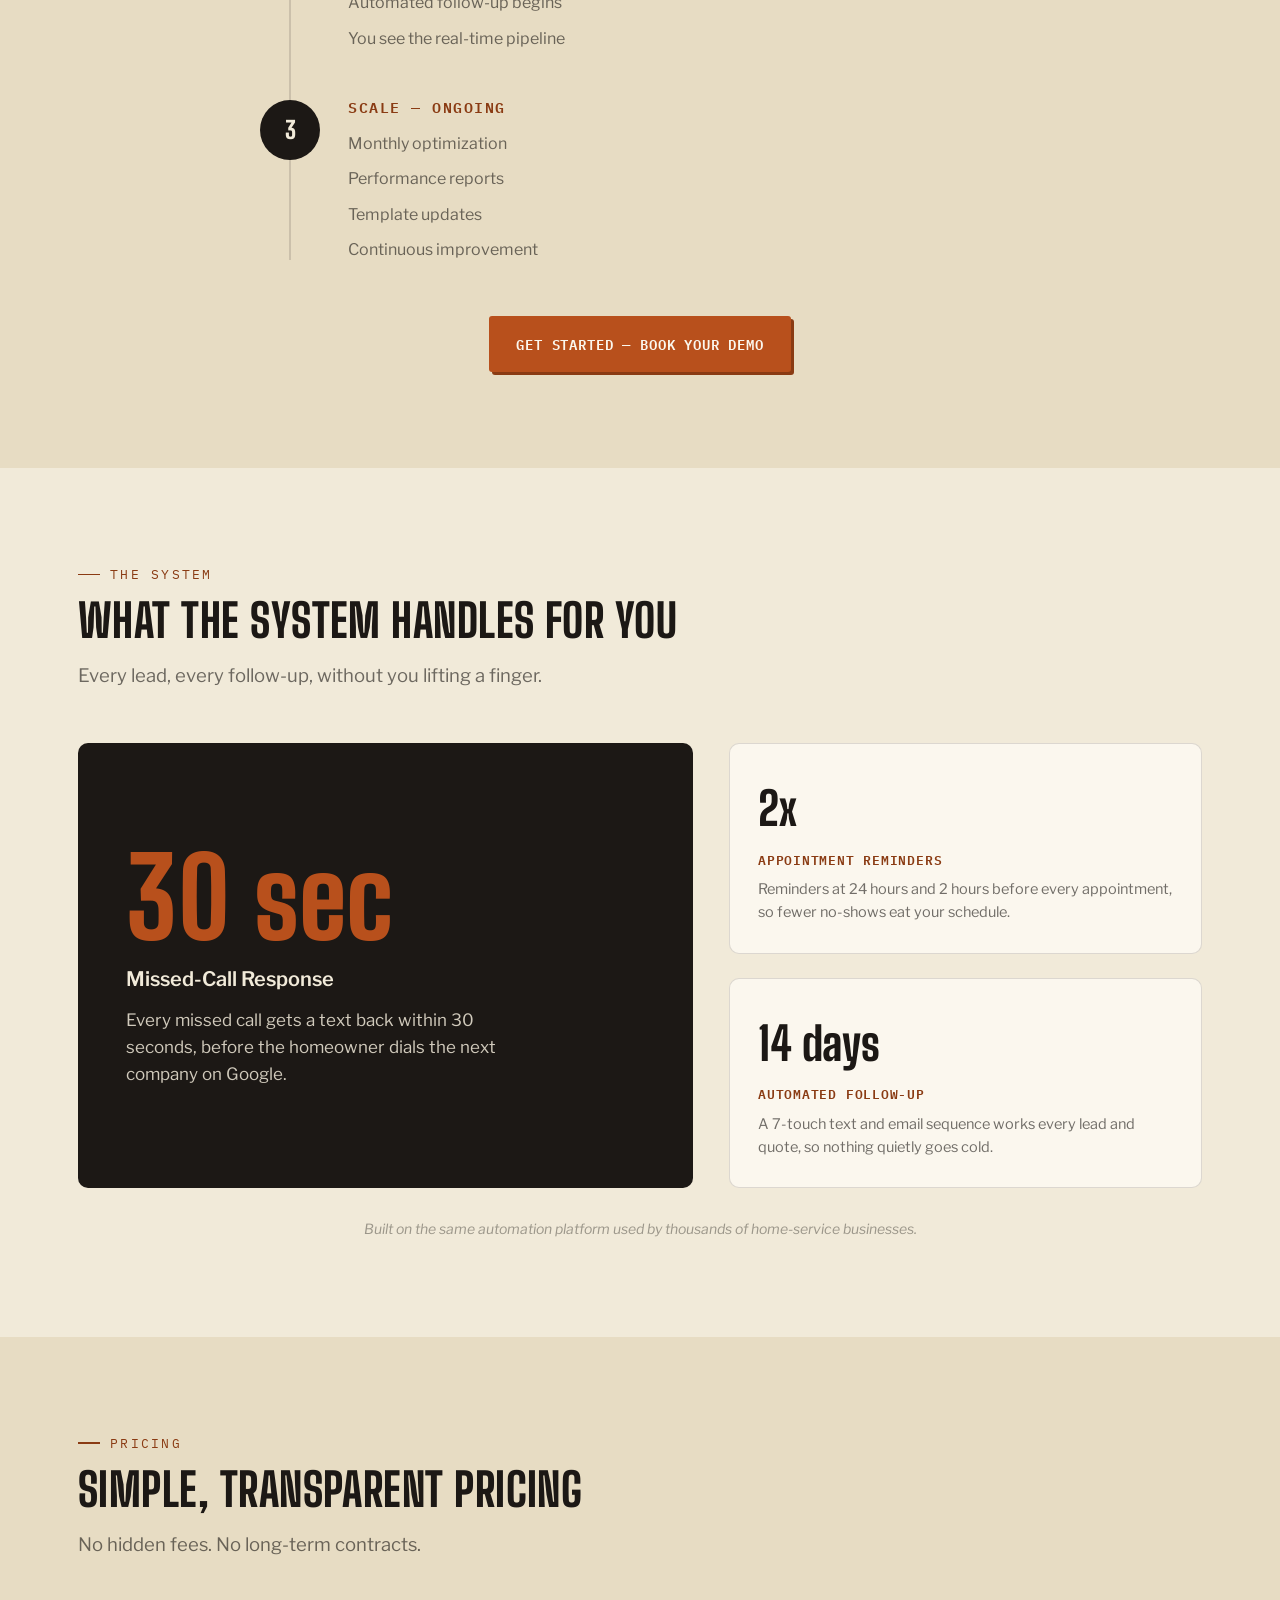
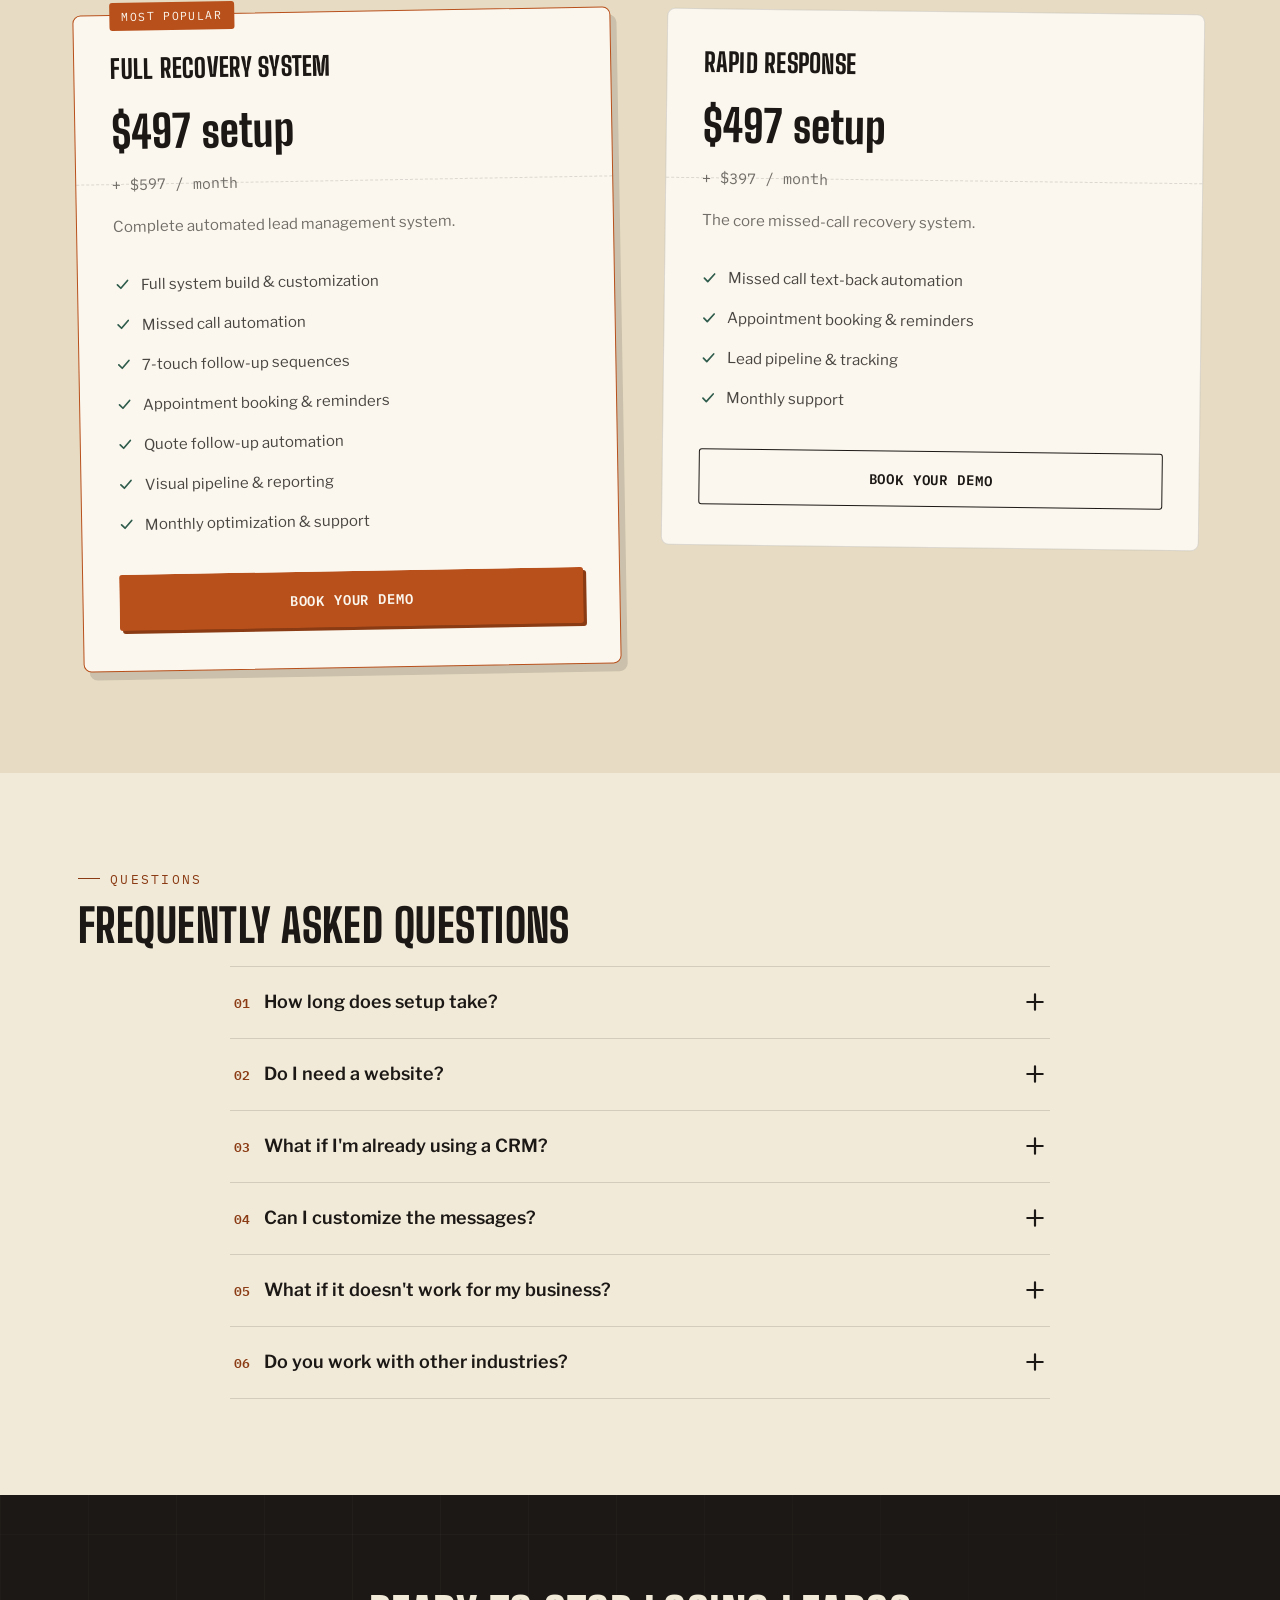
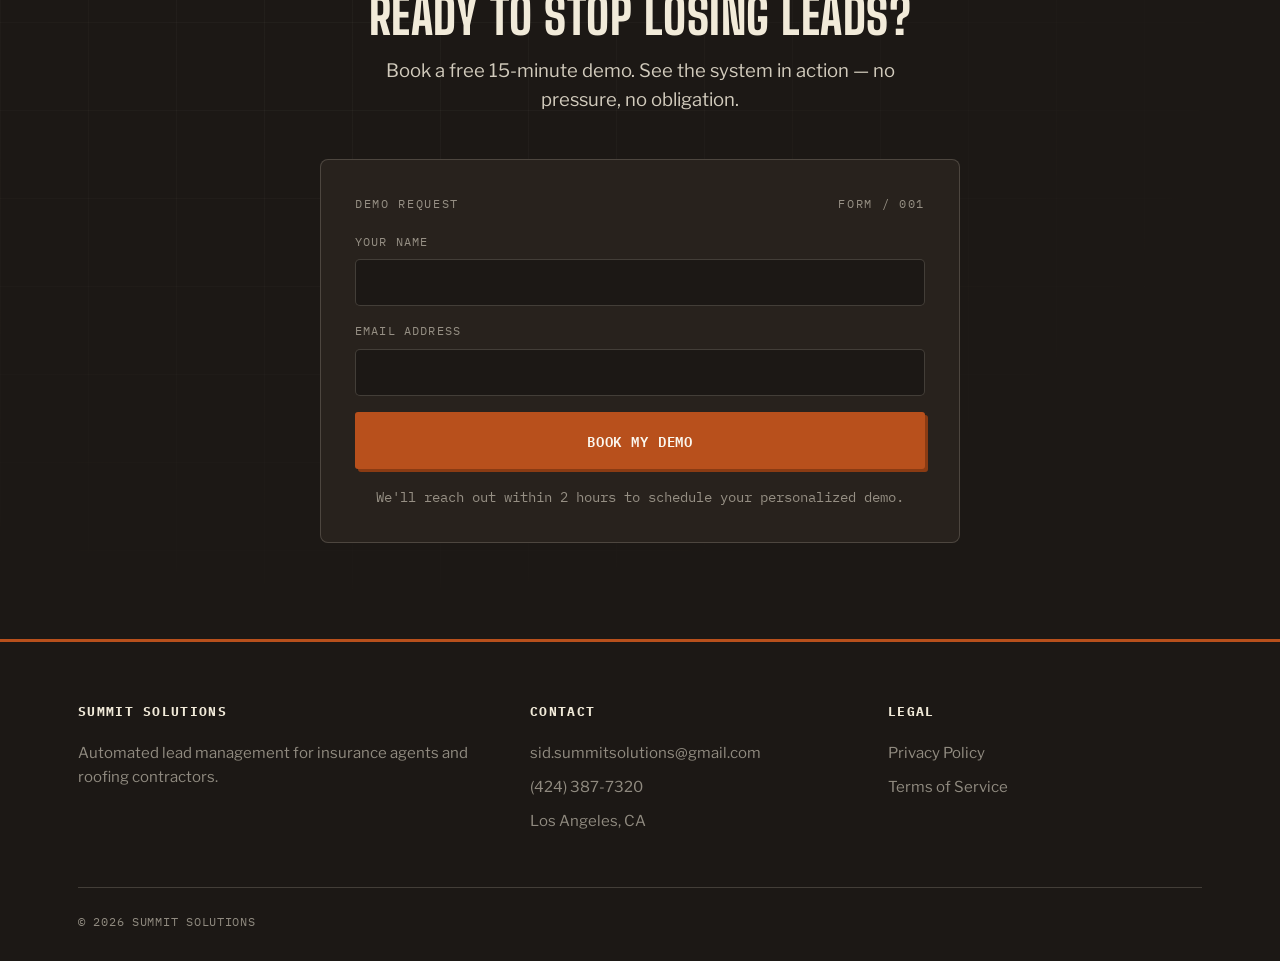
<file: summitsolutions_index_fixed.html>
<!DOCTYPE html>
<html lang="en">
<head>
<meta charset="UTF-8">
<meta name="viewport" content="width=device-width, initial-scale=1.0">
<title>Summit Solutions — Automated Lead Ops for Insurance & Roofing</title>
<meta name="description" content="Automated lead management for insurance agents and roofing companies. Instant text-back for missed calls, automated follow-up, and appointment booking that runs while you work.">
<link rel="preconnect" href="https://fonts.googleapis.com">
<link rel="preconnect" href="https://fonts.gstatic.com" crossorigin>
<link href="https://fonts.googleapis.com/css2?family=Big+Shoulders+Display:wght@600;700;800;900&family=Libre+Franklin:ital,wght@0,400;0,500;0,600;0,700;1,400&family=IBM+Plex+Mono:wght@500;600&display=swap" rel="stylesheet">
<style>
  :root{
    --ink:#1c1815;
    --ink-soft:#28221d;
    --paper:#f1ead9;
    --paper-alt:#e7dcc3;
    --paper-card:#fbf7ee;
    --rust:#b8501c;
    --rust-deep:#8a3b13;
    --pine:#2f5c4c;
    --pine-soft:#6a9683;
    --ink-80:rgba(28,24,21,.8);
    --ink-60:rgba(28,24,21,.62);
    --ink-40:rgba(28,24,21,.4);
    --ink-15:rgba(28,24,21,.14);
    --paper-80:rgba(241,234,217,.85);
    --paper-55:rgba(241,234,217,.55);
    --paper-20:rgba(241,234,217,.18);
    --font-display:'Big Shoulders Display', sans-serif;
    --font-body:'Libre Franklin', sans-serif;
    --font-mono:'IBM Plex Mono', monospace;
  }

  *{margin:0;padding:0;box-sizing:border-box;}

  html{scroll-behavior:smooth;}

  body{
    font-family:var(--font-body);
    background:var(--paper);
    color:var(--ink);
    line-height:1.6;
    font-size:17px;
    position:relative;
  }

  body::after{
    content:'';
    position:fixed;
    inset:0;
    pointer-events:none;
    z-index:9999;
    opacity:.035;
    mix-blend-mode:multiply;
    background-image:url("data:image/svg+xml,%3Csvg xmlns='http://www.w3.org/2000/svg' width='120' height='120'%3E%3Cfilter id='n'%3E%3CfeTurbulence type='fractalNoise' baseFrequency='0.9' numOctaves='2' stitchTiles='stitch'/%3E%3C/filter%3E%3Crect width='100%25' height='100%25' filter='url(%23n)'/%3E%3C/svg%3E");
  }

  .wrap{max-width:1180px;margin:0 auto;padding:0 28px;}

  h1,h2,h3{font-family:var(--font-display);font-weight:800;text-transform:uppercase;letter-spacing:.01em;line-height:1.02;}

  a{color:inherit;}

  .tag{
    font-family:var(--font-mono);
    font-size:12.5px;
    font-weight:600;
    letter-spacing:.16em;
    text-transform:uppercase;
  }

  /* ---------- buttons ---------- */
  .btn{
    display:inline-flex;
    align-items:center;
    gap:10px;
    font-family:var(--font-mono);
    font-size:14px;
    font-weight:600;
    letter-spacing:.06em;
    text-transform:uppercase;
    text-decoration:none;
    padding:16px 26px;
    border-radius:3px;
    cursor:pointer;
    border:1.5px solid transparent;
    transition:transform .18s ease, box-shadow .18s ease, background .18s ease, color .18s ease;
  }
  .btn:active{transform:translateY(1px) scale(.99);}
  .btn-rust{background:var(--rust);color:var(--paper-card);box-shadow:3px 3px 0 var(--rust-deep);}
  .btn-rust:hover{background:var(--rust-deep);box-shadow:5px 5px 0 var(--ink-15);transform:translateY(-2px);}
  .btn-outline-dark{background:transparent;border-color:var(--ink);color:var(--ink);}
  .btn-outline-dark:hover{background:var(--ink);color:var(--paper);}
  .btn-outline-light{background:transparent;border-color:var(--paper-55);color:var(--paper);}
  .btn-outline-light:hover{background:var(--paper);color:var(--ink);border-color:var(--paper);}
  .btn-block{width:100%;justify-content:center;}

  /* ---------- reveal ---------- */
  .reveal{opacity:0;transform:translateY(26px);transition:opacity .7s cubic-bezier(.2,.7,.3,1), transform .7s cubic-bezier(.2,.7,.3,1);}
  .reveal.is-visible{opacity:1;transform:none;}

  /* ---------- nav ---------- */
  nav{
    position:sticky;top:0;z-index:500;
    background:var(--paper-80);
    backdrop-filter:blur(8px);
    border-bottom:1.5px solid var(--ink-15);
  }
  nav .wrap{display:flex;align-items:center;justify-content:space-between;padding-top:16px;padding-bottom:16px;}
  .brand{display:flex;flex-direction:column;line-height:1;}
  .brand-name{font-family:var(--font-display);font-weight:800;font-size:26px;text-transform:uppercase;letter-spacing:.01em;}
  .brand-sub{font-family:var(--font-mono);font-size:10.5px;letter-spacing:.2em;color:var(--ink-60);margin-top:3px;}

  /* ---------- hero ---------- */
  .hero{
    background:var(--ink);
    color:var(--paper);
    padding:76px 0 0;
    position:relative;
    overflow:hidden;
  }
  .hero-bg{
    position:absolute;inset:0;
    background-image:
      repeating-linear-gradient(90deg, rgba(241,234,217,.055) 0 1px, transparent 1px 88px),
      repeating-linear-gradient(0deg, rgba(241,234,217,.055) 0 1px, transparent 1px 88px);
    mask-image:radial-gradient(ellipse at 30% 20%, black 10%, transparent 72%);
  }
  .hero .wrap{position:relative;z-index:1;}
  .hero-grid{
    display:grid;
    grid-template-columns:1.15fr .85fr;
    gap:56px;
    align-items:end;
    padding-bottom:56px;
  }
  .eyebrow{
    display:inline-flex;align-items:center;gap:10px;
    font-family:var(--font-mono);font-size:12.5px;letter-spacing:.18em;text-transform:uppercase;
    color:var(--rust);margin-bottom:22px;
  }
  .eyebrow::before{content:'';width:22px;height:1.5px;background:var(--rust);}
  .hero h1{font-size:clamp(40px,6vw,74px);margin-bottom:22px;}
  .hero h1 em{font-style:normal;color:var(--rust);}
  .hero .lede{font-size:19px;color:var(--paper-80);max-width:560px;margin-bottom:34px;font-weight:400;}
  .hero .cta-row{display:flex;flex-wrap:wrap;gap:16px;}

  .console{
    font-family:var(--font-mono);
    background:var(--ink-soft);
    border:1px solid var(--paper-20);
    border-radius:6px;
    padding:22px 22px 8px;
  }
  .console-head{display:flex;justify-content:space-between;color:var(--paper-55);font-size:11px;letter-spacing:.12em;text-transform:uppercase;margin-bottom:16px;}
  .console-row{display:flex;justify-content:space-between;align-items:baseline;padding:14px 0;border-top:1px dashed var(--paper-20);}
  .console-row:first-of-type{border-top:none;}
  .console-num{font-size:30px;font-weight:600;color:var(--paper);}
  .console-num span{color:var(--rust);}
  .console-label{font-size:11.5px;letter-spacing:.1em;text-transform:uppercase;color:var(--paper-55);text-align:right;max-width:170px;}

  .hero-divider{
    height:64px;
    background:var(--ink);
    clip-path:polygon(0 0, 100% 0, 100% 34%, 0 100%);
  }

  /* ---------- sections ---------- */
  section{padding:96px 0;}
  .section-alt{background:var(--paper-alt);}
  .kicker{
    font-family:var(--font-mono);font-size:12.5px;letter-spacing:.18em;text-transform:uppercase;
    color:var(--rust-deep);margin-bottom:14px;display:flex;align-items:center;gap:10px;
  }
  .kicker::before{content:'';width:22px;height:1.5px;background:var(--rust-deep);}
  .section-title{font-size:clamp(30px,4vw,46px);margin-bottom:16px;max-width:780px;}
  .section-lede{font-size:18.5px;color:var(--ink-60);max-width:640px;margin-bottom:52px;font-weight:400;}

  /* ---------- problem ---------- */
  .problem-grid{display:grid;grid-template-columns:1fr 1fr;gap:24px;margin-bottom:24px;}
  .case-card{
    background:var(--paper-card);
    border:1.5px solid var(--ink-15);
    border-radius:8px;
    padding:34px;
    position:relative;
  }
  .case-file{font-family:var(--font-mono);font-size:11.5px;letter-spacing:.14em;color:var(--ink-40);margin-bottom:22px;text-transform:uppercase;}
  .case-stat{font-family:var(--font-display);font-size:52px;font-weight:800;color:var(--rust);margin-bottom:10px;}
  .case-desc{color:var(--ink-60);font-size:16px;max-width:340px;}
  .case-card.lead{
    grid-column:1 / -1;
    background:var(--ink);
    color:var(--paper);
    display:grid;
    grid-template-columns:auto 1fr;
    gap:36px;
    align-items:center;
    padding:40px 40px;
  }
  .case-card.lead .case-file{color:var(--paper-55);}
  .case-card.lead .case-stat{font-size:76px;color:var(--rust);}
  .case-card.lead .case-desc{color:var(--paper-80);max-width:460px;font-size:17px;}
  .section-link{
    display:inline-flex;align-items:center;gap:8px;
    font-family:var(--font-mono);font-size:13.5px;letter-spacing:.06em;text-transform:uppercase;font-weight:600;
    color:var(--rust-deep);text-decoration:none;margin-top:8px;
  }
  .section-link svg{width:16px;height:16px;transition:transform .2s ease;}
  .section-link:hover svg{transform:translateX(4px);}

  /* ---------- solution / feature blocks ---------- */
  .feature-block{
    display:grid;grid-template-columns:1fr 1fr;gap:64px;align-items:center;
    padding:44px 0;
    border-top:1px solid var(--ink-15);
  }
  .feature-block:first-of-type{border-top:none;}
  .feature-block:nth-of-type(even) .feature-visual{order:-1;}
  .mod-tag{
    font-family:var(--font-mono);font-size:12px;letter-spacing:.14em;color:var(--pine);
    border:1px solid var(--pine-soft);display:inline-block;padding:4px 10px;border-radius:3px;margin-bottom:18px;
  }
  .feature-content h3{font-size:30px;margin-bottom:14px;color:var(--ink);}
  .feature-content p{font-size:16.5px;color:var(--ink-60);max-width:460px;}

  .mock{background:var(--ink);border-radius:8px;padding:26px;color:var(--paper);}
  .mock-bar{display:flex;gap:6px;margin-bottom:18px;}
  .mock-bar span{width:8px;height:8px;border-radius:50%;background:var(--paper-20);}
  .thread{display:flex;flex-direction:column;gap:10px;font-family:var(--font-mono);font-size:13.5px;}
  .bubble{padding:11px 14px;border-radius:6px;max-width:82%;line-height:1.5;}
  .bubble.in{background:var(--paper-20);align-self:flex-start;}
  .bubble.out{background:var(--rust);color:var(--paper-card);align-self:flex-end;}
  .thread-meta{font-family:var(--font-mono);font-size:11px;color:var(--paper-55);letter-spacing:.08em;margin-top:6px;}

  .daytrack{display:flex;flex-direction:column;gap:2px;}
  .daytrack-row{display:grid;grid-template-columns:52px 1fr auto;align-items:center;gap:14px;padding:9px 0;font-family:var(--font-mono);font-size:13px;border-bottom:1px dashed var(--paper-20);}
  .daytrack-row:last-child{border-bottom:none;}
  .daytrack-day{color:var(--paper-55);}
  .daytrack-bar{height:5px;background:var(--paper-20);border-radius:3px;overflow:hidden;}
  .daytrack-bar i{display:block;height:100%;background:var(--rust);}
  .daytrack-chan{color:var(--paper);letter-spacing:.06em;}

  .reminder-stack{display:flex;flex-direction:column;gap:10px;}
  .rem-card{display:flex;justify-content:space-between;align-items:center;background:var(--paper-20);border-radius:6px;padding:14px 16px;font-family:var(--font-mono);font-size:12.5px;letter-spacing:.06em;color:var(--paper-55);text-transform:uppercase;}
  .rem-card strong{font-family:var(--font-body);text-transform:none;letter-spacing:0;color:var(--paper);font-size:15px;font-weight:600;}
  .rem-card.result{background:var(--rust);color:var(--paper-card);}
  .rem-card.result strong{color:var(--paper-card);font-size:20px;}

  .pipetrack{display:flex;flex-direction:column;}
  .pipe-node{display:flex;align-items:center;gap:14px;padding:12px 0;font-family:var(--font-mono);font-size:13.5px;color:var(--paper-55);position:relative;padding-left:8px;}
  .pipe-node::before{content:'';width:10px;height:10px;border-radius:50%;background:var(--paper-20);border:2px solid var(--paper-20);flex-shrink:0;}
  .pipe-node.done{color:var(--paper);}
  .pipe-node.done::before{background:var(--pine-soft);border-color:var(--pine-soft);}
  .pipe-node.active{color:var(--paper);font-weight:600;}
  .pipe-node.active::before{background:var(--rust);border-color:var(--rust);}
  .pipe-node:not(:last-child){border-left:1.5px dashed var(--paper-20);margin-left:4px;padding-left:20px;}
  .pipe-node:not(:last-child)::before{position:absolute;left:-6px;}

  /* ---------- industries ---------- */
  .industries-grid{display:grid;grid-template-columns:1.15fr .85fr;gap:0;border-radius:10px;overflow:hidden;margin-bottom:36px;}
  .trade-card{padding:44px;}
  .trade-card.a{background:var(--ink);color:var(--paper);}
  .trade-card.b{background:var(--rust);color:var(--paper-card);}
  .trade-badge{
    font-family:var(--font-mono);font-size:11.5px;letter-spacing:.14em;text-transform:uppercase;
    display:inline-block;border:1px solid currentColor;padding:5px 12px;border-radius:3px;margin-bottom:20px;opacity:.9;
  }
  .trade-card h3{font-size:28px;margin-bottom:22px;}
  .checklist{list-style:none;}
  .checklist li{display:flex;gap:12px;padding:9px 0;font-size:15.5px;}
  .checklist li svg{width:18px;height:18px;flex-shrink:0;margin-top:3px;color:var(--rust);}
  .trade-card.b .checklist li svg{color:var(--ink);}
  .industries-note{text-align:center;color:var(--ink-60);font-size:15px;font-style:italic;}

  /* ---------- how it works ---------- */
  .timeline{position:relative;max-width:760px;margin:0 auto;}
  .timeline::before{content:'';position:absolute;left:29px;top:8px;bottom:8px;width:2px;background:var(--ink-15);}
  .tl-item{display:grid;grid-template-columns:60px 1fr;gap:28px;margin-bottom:44px;position:relative;}
  .tl-item:last-child{margin-bottom:0;}
  .tl-num{
    width:60px;height:60px;border-radius:50%;background:var(--ink);color:var(--paper);
    display:flex;align-items:center;justify-content:center;font-family:var(--font-display);font-size:24px;font-weight:800;z-index:1;
  }
  .tl-body h3{font-family:var(--font-mono);text-transform:uppercase;font-size:15px;letter-spacing:.1em;font-weight:600;color:var(--rust-deep);margin-bottom:10px;}
  .tl-body ul{list-style:none;color:var(--ink-60);font-size:16px;}
  .tl-body li{padding:5px 0;}

  /* ---------- results ---------- */
  .results-layout{display:grid;grid-template-columns:1.3fr 1fr;gap:36px;align-items:stretch;}
  .result-hero{background:var(--ink);color:var(--paper);border-radius:10px;padding:48px;display:flex;flex-direction:column;justify-content:center;}
  .result-hero .num{font-family:var(--font-display);font-size:110px;font-weight:800;color:var(--rust);line-height:1;}
  .result-hero .lbl{font-size:20px;font-weight:600;margin-top:10px;}
  .result-hero .desc{color:var(--paper-80);margin-top:12px;max-width:420px;}
  .result-side{display:flex;flex-direction:column;gap:24px;}
  .result-mini{background:var(--paper-card);border:1.5px solid var(--ink-15);border-radius:10px;padding:28px;flex:1;}
  .result-mini .num{font-family:var(--font-display);font-weight:800;font-size:46px;color:var(--ink);}
  .result-mini .lbl{font-weight:600;color:var(--rust-deep);margin:4px 0 8px;font-family:var(--font-mono);font-size:13px;letter-spacing:.06em;text-transform:uppercase;}
  .result-mini .desc{color:var(--ink-60);font-size:14.5px;}
  .results-note{text-align:center;color:var(--ink-40);font-size:14px;font-style:italic;margin-top:30px;}

  /* ---------- pricing ---------- */
  .pricing-grid{display:grid;grid-template-columns:1fr 1fr;gap:48px;margin-bottom:8px;align-items:start;}
  .ticket{
    background:var(--paper-card);border:1.5px solid var(--ink-15);border-radius:8px;padding:40px 36px;position:relative;
    transition:transform .25s ease, box-shadow .25s ease;
  }
  .ticket::after{
    content:'';position:absolute;left:0;right:0;top:168px;height:0;
    border-top:1.5px dashed var(--ink-15);
  }
  .ticket.featured{transform:rotate(-1deg);border-color:var(--rust);box-shadow:6px 8px 0 var(--ink-15);}
  .ticket.featured:hover{transform:rotate(0deg) translateY(-4px);}
  .ticket:not(.featured){transform:rotate(.7deg);}
  .ticket:not(.featured):hover{transform:rotate(0deg) translateY(-4px);box-shadow:6px 8px 0 var(--ink-15);}
  .ticket-badge{
    font-family:var(--font-mono);font-size:11.5px;letter-spacing:.12em;text-transform:uppercase;
    background:var(--rust);color:var(--paper-card);padding:5px 12px;border-radius:3px;position:absolute;top:-13px;left:36px;
  }
  .ticket h3{font-size:26px;margin-bottom:6px;}
  .ticket .price-main{font-family:var(--font-display);font-size:44px;font-weight:800;margin-top:14px;}
  .ticket .price-sub{font-family:var(--font-mono);font-size:15px;color:var(--ink-60);margin:6px 0 18px;}
  .ticket-desc{color:var(--ink-60);margin-bottom:26px;font-size:15px;}
  .ticket-features{list-style:none;margin-bottom:30px;}
  .ticket-features li{display:flex;gap:10px;padding:8px 0;font-size:15px;color:var(--ink-80);}
  .ticket-features li svg{width:17px;height:17px;color:var(--pine);flex-shrink:0;margin-top:3px;}
  .pricing-note{text-align:center;color:var(--ink-60);font-size:14.5px;max-width:720px;margin:36px auto 0;}

  /* ---------- faq ---------- */
  .faq-list{max-width:820px;margin:0 auto;}
  .faq-item{border-bottom:1.5px solid var(--ink-15);}
  .faq-item:first-child{border-top:1.5px solid var(--ink-15);}
  .faq-q{
    width:100%;text-align:left;background:none;border:none;cursor:pointer;
    display:flex;justify-content:space-between;align-items:center;gap:20px;
    padding:24px 4px;font-family:var(--font-body);font-size:18px;font-weight:600;color:var(--ink);
  }
  .faq-q .num{font-family:var(--font-mono);color:var(--rust-deep);font-size:13px;margin-right:14px;}
  .faq-q .toggle{width:22px;height:22px;flex-shrink:0;position:relative;}
  .faq-q .toggle svg{width:100%;height:100%;transition:transform .3s ease;}
  .faq-item.open .faq-q .toggle svg{transform:rotate(45deg);}
  .faq-a-wrap{max-height:0;overflow:hidden;transition:max-height .4s ease;}
  .faq-item.open .faq-a-wrap{max-height:280px;}
  .faq-a{padding:0 4px 24px 40px;color:var(--ink-60);font-size:15.5px;max-width:640px;}

  /* ---------- final cta ---------- */
  .final-cta{background:var(--ink);color:var(--paper);position:relative;overflow:hidden;}
  .final-cta .hero-bg{opacity:.6;}
  .final-cta .wrap{position:relative;z-index:1;text-align:center;}
  .final-cta h2{font-size:clamp(30px,4.5vw,50px);margin-bottom:14px;}
  .final-cta .lede{font-size:18.5px;color:var(--paper-80);max-width:520px;margin:0 auto 44px;}

  .intake{max-width:640px;margin:0 auto;background:var(--ink-soft);border:1px solid var(--paper-20);border-radius:8px;padding:34px;text-align:left;}
  .intake-head{font-family:var(--font-mono);font-size:12px;letter-spacing:.14em;text-transform:uppercase;color:var(--paper-55);margin-bottom:20px;display:flex;justify-content:space-between;}
  .field{margin-bottom:16px;}
  .field label{display:block;font-family:var(--font-mono);font-size:11.5px;letter-spacing:.1em;text-transform:uppercase;color:var(--paper-55);margin-bottom:8px;}
  .field input{
    width:100%;padding:13px 14px;background:var(--ink);border:1.5px solid var(--paper-20);border-radius:5px;
    color:var(--paper);font-family:var(--font-body);font-size:15.5px;transition:border-color .2s ease;
  }
  .field input:focus{outline:none;border-color:var(--rust);}
  .field input::placeholder{color:var(--paper-55);}
  .field-err{display:none;color:#e08a63;font-size:13px;font-family:var(--font-mono);margin-top:6px;}
  .field.invalid input{border-color:#c0503a;}
  .field.invalid .field-err{display:block;}
  .form-note{text-align:center;margin-top:18px;font-size:13.5px;color:var(--paper-55);font-family:var(--font-mono);}
  .form-success{background:var(--pine);color:var(--paper-card);border-radius:8px;padding:40px;text-align:center;}
  .form-success .num{width:52px;height:52px;margin:0 auto 18px;}
  .form-success h3{font-size:24px;margin-bottom:10px;}
  .form-error-msg{color:#e08a63;margin-top:16px;text-align:center;font-family:var(--font-mono);font-size:13.5px;}

  /* ---------- footer ---------- */
  footer{background:var(--ink);color:var(--paper-55);padding:60px 0 30px;border-top:3px solid var(--rust);}
  .footer-grid{display:grid;grid-template-columns:1.3fr 1fr 1fr;gap:44px;margin-bottom:44px;}
  .footer-col h4{font-family:var(--font-mono);color:var(--paper);font-size:13px;letter-spacing:.1em;text-transform:uppercase;margin-bottom:18px;}
  .footer-col p,.footer-col a{color:var(--paper-55);text-decoration:none;display:block;margin-bottom:10px;font-size:15px;}
  .footer-col a:hover{color:var(--rust);}
  .footer-bottom{border-top:1px solid var(--paper-20);padding-top:24px;font-family:var(--font-mono);font-size:12px;letter-spacing:.06em;color:var(--paper-55);}

  /* ---------- responsive ---------- */
  @media (max-width:860px){
    section{padding:64px 0;}
    .hero{padding-top:56px;}
    .hero-grid{grid-template-columns:1fr;padding-bottom:40px;}
    .case-card.lead{grid-template-columns:1fr;text-align:left;}
    .case-card.lead .case-stat{font-size:58px;}
    .problem-grid{grid-template-columns:1fr;}
    .feature-block{grid-template-columns:1fr;gap:28px;}
    .feature-block:nth-of-type(even) .feature-visual{order:0;}
    .industries-grid{grid-template-columns:1fr;}
    .results-layout{grid-template-columns:1fr;}
    .result-hero .num{font-size:80px;}
    .pricing-grid{grid-template-columns:1fr;}
    .ticket.featured,.ticket:not(.featured){transform:none;}
    .footer-grid{grid-template-columns:1fr;}
    .tl-item{grid-template-columns:48px 1fr;gap:18px;}
    .tl-num{width:48px;height:48px;font-size:19px;}
  }
</style>
</head>
<body>

<svg style="display:none">
  <defs>
    <symbol id="i-check" viewBox="0 0 20 20"><path d="M4 10.5l4 4 8-9" fill="none" stroke="currentColor" stroke-width="2" stroke-linecap="round" stroke-linejoin="round"/></symbol>
    <symbol id="i-arrow" viewBox="0 0 24 24"><path d="M4 12h16M14 6l6 6-6 6" fill="none" stroke="currentColor" stroke-width="2" stroke-linecap="round" stroke-linejoin="round"/></symbol>
    <symbol id="i-plus" viewBox="0 0 20 20"><path d="M10 3v14M3 10h14" fill="none" stroke="currentColor" stroke-width="2" stroke-linecap="round"/></symbol>
  </defs>
</svg>

<nav>
  <div class="wrap">
    <div class="brand">
      <span class="brand-name">Summit Solutions</span>
      <span class="brand-sub">AUTOMATED LEAD OPS</span>
    </div>
    <a href="#demo" class="btn btn-rust">Book a Demo</a>
  </div>
</nav>

<section class="hero">
  <div class="hero-bg"></div>
  <div class="wrap">
    <div class="hero-grid">
      <div class="reveal is-visible">
        <span class="eyebrow">Insurance &amp; Roofing</span>
        <h1>Stop losing leads to <em>slow follow-up</em></h1>
        <p class="lede">Automated lead management built for insurance agents and roofing contractors — instant text-back, a 7-touch follow-up sequence, and appointment booking that runs while you're on a job or a call.</p>
        <div class="cta-row">
          <a href="#demo" class="btn btn-rust">Book a Free Demo</a>
          <a href="#solution" class="btn btn-outline-light">See How It Works</a>
        </div>
      </div>
      <div class="console reveal is-visible">
        <div class="console-head"><span>Dispatch / Live</span><span>001</span></div>
        <div class="console-row"><span class="console-num"><span>30</span> sec</span><span class="console-label">Average response time</span></div>
        <div class="console-row"><span class="console-num">7-touch</span><span class="console-label">Automated sequence</span></div>
        <div class="console-row"><span class="console-num"><span>14</span>-day</span><span class="console-label">Follow-up window</span></div>
        <div class="console-row"><span class="console-num">24/7</span><span class="console-label">Never miss a lead</span></div>
      </div>
    </div>
  </div>
  <div class="hero-divider"></div>
</section>

<section id="problem">
  <div class="wrap">
    <div class="kicker reveal">The Problem</div>
    <h2 class="section-title reveal">Missed calls are quietly costing you jobs</h2>
    <div class="problem-grid">
      <div class="case-card reveal">
        <div class="case-file">Case File / 01 — Response Time</div>
        <div class="case-stat">Most</div>
        <p class="case-desc">leads that hit voicemail never get a same-day callback while you're with clients or on a job site.</p>
      </div>
      <div class="case-card reveal">
        <div class="case-file">Case File / 02 — Callback Delay</div>
        <div class="case-stat">Hours</div>
        <p class="case-desc">go by before most missed calls get returned. By then the homeowner has already called other companies.</p>
      </div>
      <div class="case-card lead reveal">
        <div>
          <div class="case-file">Bottom Line</div>
          <div class="case-stat">Real jobs</div>
        </div>
        <p class="case-desc">walk away every month from leads that went cold while you were busy doing the work you were actually hired for.</p>
      </div>
    </div>
    <div class="reveal">
      <a href="#solution" class="section-link">See how we fix this <svg><use href="#i-arrow"/></svg></a>
    </div>
  </div>
</section>

<section id="solution" class="section-alt">
  <div class="wrap">
    <div class="kicker reveal">The System</div>
    <h2 class="section-title reveal">Automated follow-up that runs around the clock</h2>
    <p class="section-lede reveal">While you're on calls, at appointments, or on a roof — the system is working the lead.</p>

    <div class="feature-block reveal">
      <div class="feature-content">
        <span class="mod-tag">Module 01</span>
        <h3>30-second response time</h3>
        <p>When you miss a call, we send an instant text: "Sorry I missed you — want to grab 15 minutes this week?" with a booking link attached. Most leads book within two minutes.</p>
      </div>
      <div class="feature-visual">
        <div class="mock">
          <div class="mock-bar"><span></span><span></span><span></span></div>
          <div class="thread">
            <div class="bubble in">Missed call · 3:41 PM</div>
            <div class="bubble out">Sorry we missed you — grab 15 min this week? [book here]</div>
          </div>
          <div class="thread-meta">SENT IN 0:28 · DELIVERED</div>
        </div>
      </div>
    </div>

    <div class="feature-block reveal">
      <div class="feature-content">
        <span class="mod-tag">Module 02</span>
        <h3>7-touch sequence over 14 days</h3>
        <p>Every lead gets text, email, text, email — fully automatic. You never have to remember to follow up, and the sequence keeps working the leads that would otherwise have gone cold.</p>
      </div>
      <div class="feature-visual">
        <div class="mock">
          <div class="mock-bar"><span></span><span></span><span></span></div>
          <div class="daytrack">
            <div class="daytrack-row"><span class="daytrack-day">D0</span><span class="daytrack-bar"><i style="width:100%"></i></span><span class="daytrack-chan">SMS</span></div>
            <div class="daytrack-row"><span class="daytrack-day">D3</span><span class="daytrack-bar"><i style="width:100%"></i></span><span class="daytrack-chan">EMAIL</span></div>
            <div class="daytrack-row"><span class="daytrack-day">D5</span><span class="daytrack-bar"><i style="width:100%"></i></span><span class="daytrack-chan">SMS</span></div>
            <div class="daytrack-row"><span class="daytrack-day">D7</span><span class="daytrack-bar"><i style="width:64%"></i></span><span class="daytrack-chan">EMAIL</span></div>
            <div class="daytrack-row"><span class="daytrack-day">D14</span><span class="daytrack-bar"><i style="width:22%"></i></span><span class="daytrack-chan">EMAIL</span></div>
          </div>
        </div>
      </div>
    </div>

    <div class="feature-block reveal">
      <div class="feature-content">
        <span class="mod-tag">Module 03</span>
        <h3>Calendar integration &amp; reminders</h3>
        <p>Leads book directly on your calendar. Automated reminders 24 hours and 2 hours before the appointment cut no-shows nearly in half.</p>
      </div>
      <div class="feature-visual">
        <div class="mock">
          <div class="mock-bar"><span></span><span></span><span></span></div>
          <div class="reminder-stack">
            <div class="rem-card">24 hr out <strong>Reminder sent</strong></div>
            <div class="rem-card">2 hr out <strong>Reminder sent</strong></div>
            <div class="rem-card result">Show rate <strong>85%</strong></div>
          </div>
        </div>
      </div>
    </div>

    <div class="feature-block reveal">
      <div class="feature-content">
        <span class="mod-tag">Module 04</span>
        <h3>Automatic quote follow-up</h3>
        <p>After you send a quote, the system follows up automatically three days later, then seven days later. No more deals quietly dying in the pipeline.</p>
      </div>
      <div class="feature-visual">
        <div class="mock">
          <div class="mock-bar"><span></span><span></span><span></span></div>
          <div class="pipetrack">
            <div class="pipe-node done">Quote sent</div>
            <div class="pipe-node done">Day 3 follow-up</div>
            <div class="pipe-node active">Day 7 follow-up</div>
            <div class="pipe-node">Closed won</div>
          </div>
        </div>
      </div>
    </div>
  </div>
</section>

<section id="industries">
  <div class="wrap">
    <div class="kicker reveal">Built For</div>
    <h2 class="section-title reveal">Insurance agents &amp; roofing contractors</h2>
    <div class="industries-grid reveal">
      <div class="trade-card a">
        <span class="trade-badge">Trade / Insurance</span>
        <h3>Insurance Lead Management</h3>
        <ul class="checklist">
          <li><svg><use href="#i-check"/></svg> Auto, home, life, health, and business lines</li>
          <li><svg><use href="#i-check"/></svg> Multi-carrier quote management</li>
          <li><svg><use href="#i-check"/></svg> Consultation booking &amp; reminders</li>
          <li><svg><use href="#i-check"/></svg> Policy renewal automation</li>
          <li><svg><use href="#i-check"/></svg> Review request workflows</li>
        </ul>
      </div>
      <div class="trade-card b">
        <span class="trade-badge">Trade / Roofing</span>
        <h3>Roofing Lead Management</h3>
        <ul class="checklist">
          <li><svg><use href="#i-check"/></svg> Inspection booking automation</li>
          <li><svg><use href="#i-check"/></svg> Estimate follow-up sequences</li>
          <li><svg><use href="#i-check"/></svg> Storm lead management</li>
          <li><svg><use href="#i-check"/></svg> Job completion workflows</li>
          <li><svg><use href="#i-check"/></svg> Review &amp; referral automation</li>
        </ul>
      </div>
    </div>
    <p class="industries-note reveal">Also works for HVAC, plumbing, solar, and other home service businesses.</p>
  </div>
</section>

<section id="how-it-works" class="section-alt">
  <div class="wrap">
    <div class="kicker reveal">Rollout</div>
    <h2 class="section-title reveal">From lead to client in three steps</h2>
    <p class="section-lede reveal">We handle the setup, you handle the sales.</p>

    <div class="timeline">
      <div class="tl-item reveal">
        <div class="tl-num">1</div>
        <div class="tl-body">
          <h3>Setup — Week 1</h3>
          <ul>
            <li>We build your custom system</li>
            <li>Import your existing leads</li>
            <li>Customize all messaging</li>
            <li>30-minute training call</li>
          </ul>
        </div>
      </div>
      <div class="tl-item reveal">
        <div class="tl-num">2</div>
        <div class="tl-body">
          <h3>Go Live — Week 2</h3>
          <ul>
            <li>System activates</li>
            <li>Leads start flowing</li>
            <li>Automated follow-up begins</li>
            <li>You see the real-time pipeline</li>
          </ul>
        </div>
      </div>
      <div class="tl-item reveal">
        <div class="tl-num">3</div>
        <div class="tl-body">
          <h3>Scale — Ongoing</h3>
          <ul>
            <li>Monthly optimization</li>
            <li>Performance reports</li>
            <li>Template updates</li>
            <li>Continuous improvement</li>
          </ul>
        </div>
      </div>
    </div>

    <div class="section-cta reveal" style="text-align:center;margin-top:48px;">
      <a href="#demo" class="btn btn-rust">Get Started — Book Your Demo</a>
    </div>
  </div>
</section>

<section id="results">
  <div class="wrap">
    <div class="kicker reveal">The System</div>
    <h2 class="section-title reveal">What the system handles for you</h2>
    <p class="section-lede reveal">Every lead, every follow-up, without you lifting a finger.</p>

    <div class="results-layout reveal">
      <div class="result-hero">
        <div class="num">30 sec</div>
        <div class="lbl">Missed-Call Response</div>
        <p class="desc">Every missed call gets a text back within 30 seconds, before the homeowner dials the next company on Google.</p>
      </div>
      <div class="result-side">
        <div class="result-mini">
          <div class="num">2x</div>
          <div class="lbl">Appointment Reminders</div>
          <p class="desc">Reminders at 24 hours and 2 hours before every appointment, so fewer no-shows eat your schedule.</p>
        </div>
        <div class="result-mini">
          <div class="num">14 days</div>
          <div class="lbl">Automated Follow-Up</div>
          <p class="desc">A 7-touch text and email sequence works every lead and quote, so nothing quietly goes cold.</p>
        </div>
      </div>
    </div>
    <p class="results-note reveal">Built on the same automation platform used by thousands of home-service businesses.</p>
  </div>
</section>

<section id="pricing" class="section-alt">
  <div class="wrap">
    <div class="kicker reveal">Pricing</div>
    <h2 class="section-title reveal">Simple, transparent pricing</h2>
    <p class="section-lede reveal">No hidden fees. No long-term contracts.</p>

    <div class="pricing-grid">
      <div class="ticket featured reveal">
        <span class="ticket-badge">Most Popular</span>
        <h3>Full Recovery System</h3>
        <div class="price-main">$497 setup</div>
        <div class="price-sub">+ $597 / month</div>
        <p class="ticket-desc">Complete automated lead management system.</p>
        <ul class="ticket-features">
          <li><svg><use href="#i-check"/></svg> Full system build &amp; customization</li>
          <li><svg><use href="#i-check"/></svg> Missed call automation</li>
          <li><svg><use href="#i-check"/></svg> 7-touch follow-up sequences</li>
          <li><svg><use href="#i-check"/></svg> Appointment booking &amp; reminders</li>
          <li><svg><use href="#i-check"/></svg> Quote follow-up automation</li>
          <li><svg><use href="#i-check"/></svg> Visual pipeline &amp; reporting</li>
          <li><svg><use href="#i-check"/></svg> Monthly optimization &amp; support</li>
        </ul>
        <a href="#demo" class="btn btn-rust btn-block">Book Your Demo</a>
      </div>

      <div class="ticket reveal">
        <h3>Rapid Response</h3>
        <div class="price-main">$497 setup</div>
        <div class="price-sub">+ $397 / month</div>
        <p class="ticket-desc">The core missed-call recovery system.</p>
        <ul class="ticket-features">
          <li><svg><use href="#i-check"/></svg> Missed call text-back automation</li>
          <li><svg><use href="#i-check"/></svg> Appointment booking &amp; reminders</li>
          <li><svg><use href="#i-check"/></svg> Lead pipeline &amp; tracking</li>
          <li><svg><use href="#i-check"/></svg> Monthly support</li>
        </ul>
        <a href="#demo" class="btn btn-outline-dark btn-block">Book Your Demo</a>
      </div>
    </div>
  </div>
</section>

<section id="faq">
  <div class="wrap">
    <div class="kicker reveal">Questions</div>
    <h2 class="section-title reveal">Frequently asked questions</h2>

    <div class="faq-list reveal">
      <div class="faq-item">
        <button class="faq-q" aria-expanded="false"><span><span class="num">01</span>How long does setup take?</span><span class="toggle"><svg><use href="#i-plus"/></svg></span></button>
        <div class="faq-a-wrap"><p class="faq-a">5–7 days from contract signing to go-live. We build everything, customize it to your business, and train you on how to use it.</p></div>
      </div>
      <div class="faq-item">
        <button class="faq-q" aria-expanded="false"><span><span class="num">02</span>Do I need a website?</span><span class="toggle"><svg><use href="#i-plus"/></svg></span></button>
        <div class="faq-a-wrap"><p class="faq-a">No. The system works with phone calls, referrals, any lead source. We can build you a simple landing page if needed.</p></div>
      </div>
      <div class="faq-item">
        <button class="faq-q" aria-expanded="false"><span><span class="num">03</span>What if I'm already using a CRM?</span><span class="toggle"><svg><use href="#i-plus"/></svg></span></button>
        <div class="faq-a-wrap"><p class="faq-a">This replaces your CRM. Everything in one place — leads, follow-up, pipeline, calendar. Much simpler than piecing together multiple tools.</p></div>
      </div>
      <div class="faq-item">
        <button class="faq-q" aria-expanded="false"><span><span class="num">04</span>Can I customize the messages?</span><span class="toggle"><svg><use href="#i-plus"/></svg></span></button>
        <div class="faq-a-wrap"><p class="faq-a">Absolutely. We dial in the exact wording during setup, and you can tweak it anytime. It's your voice, automated.</p></div>
      </div>
      <div class="faq-item">
        <button class="faq-q" aria-expanded="false"><span><span class="num">05</span>What if it doesn't work for my business?</span><span class="toggle"><svg><use href="#i-plus"/></svg></span></button>
        <div class="faq-a-wrap"><p class="faq-a">The monthly service comes with a 30-day money-back guarantee. If it's not working for your business in the first month, that month is refunded. The setup fee covers real build work and is non-refundable.</p></div>
      </div>
      <div class="faq-item">
        <button class="faq-q" aria-expanded="false"><span><span class="num">06</span>Do you work with other industries?</span><span class="toggle"><svg><use href="#i-plus"/></svg></span></button>
        <div class="faq-a-wrap"><p class="faq-a">Yes — HVAC, plumbing, solar, electricians, painters, any home service or professional service business. Book a demo to discuss your specific needs.</p></div>
      </div>
    </div>
  </div>
</section>

<section id="demo" class="final-cta">
  <div class="hero-bg"></div>
  <div class="wrap">
    <h2 class="reveal">Ready to stop losing leads?</h2>
    <p class="lede reveal">Book a free 15-minute demo. See the system in action — no pressure, no obligation.</p>

    <div class="intake reveal">
      <div class="intake-head"><span>Demo Request</span><span>Form / 001</span></div>
      <form id="demoForm" novalidate>
        <div class="field" data-field="name">
          <label for="f-name">Your Name</label>
          <input type="text" id="f-name" name="name" required>
          <div class="field-err">Enter your name.</div>
        </div>
        <div class="field" data-field="email">
          <label for="f-email">Email Address</label>
          <input type="email" id="f-email" name="email" required>
          <div class="field-err">Enter a valid email address.</div>
        </div>
        <button type="submit" class="btn btn-rust btn-block">Book My Demo</button>
      </form>
      <p class="form-note">We'll reach out within 2 hours to schedule your personalized demo.</p>
    </div>
  </div>
</section>

<footer>
  <div class="wrap">
    <div class="footer-grid">
      <div class="footer-col">
        <h4>Summit Solutions</h4>
        <p>Automated lead management for insurance agents and roofing contractors.</p>
      </div>
      <div class="footer-col">
        <h4>Contact</h4>
        <a href="mailto:sid.summitsolutions@gmail.com">sid.summitsolutions@gmail.com</a>
        <a href="tel:+14243877320">(424) 387-7320</a>
        <p>Los Angeles, CA</p>
      </div>
      <div class="footer-col">
        <h4>Legal</h4>
        <a href="#">Privacy Policy</a>
        <a href="#">Terms of Service</a>
      </div>
    </div>
    <div class="footer-bottom">© 2026 SUMMIT SOLUTIONS</div>
  </div>
</footer>

<script>
  document.querySelectorAll('a[href^="#"]').forEach(function(anchor){
    anchor.addEventListener('click', function(e){
      var target = document.querySelector(this.getAttribute('href'));
      if(target){
        e.preventDefault();
        target.scrollIntoView({behavior:'smooth', block:'start'});
      }
    });
  });

  var io = new IntersectionObserver(function(entries){
    entries.forEach(function(entry){
      if(entry.isIntersecting){
        entry.target.classList.add('is-visible');
        io.unobserve(entry.target);
      }
    });
  }, {threshold:.15});
  document.querySelectorAll('.reveal').forEach(function(el){ io.observe(el); });

  document.querySelectorAll('.faq-item').forEach(function(item){
    var btn = item.querySelector('.faq-q');
    btn.addEventListener('click', function(){
      var wasOpen = item.classList.contains('open');
      document.querySelectorAll('.faq-item.open').forEach(function(open){
        if(open !== item){
          open.classList.remove('open');
          open.querySelector('.faq-q').setAttribute('aria-expanded', 'false');
        }
      });
      item.classList.toggle('open', !wasOpen);
      btn.setAttribute('aria-expanded', String(!wasOpen));
    });
  });

  var form = document.getElementById('demoForm');
  var formspreeEndpoint = 'https://formspree.io/f/xzdjavrv';

  function validate(){
    var ok = true;
    var name = form.querySelector('#f-name');
    var email = form.querySelector('#f-email');
    var nameField = form.querySelector('[data-field="name"]');
    var emailField = form.querySelector('[data-field="email"]');

    if(!name.value.trim()){
      nameField.classList.add('invalid');
      ok = false;
    } else {
      nameField.classList.remove('invalid');
    }

    if(!/^[^\s@]+@[^\s@]+\.[^\s@]+$/.test(email.value.trim())){
      emailField.classList.add('invalid');
      ok = false;
    } else {
      emailField.classList.remove('invalid');
    }
    return ok;
  }

  form.addEventListener('submit', async function(e){
    e.preventDefault();
    if(!validate()) return;

    var button = form.querySelector('button[type="submit"]');
    var originalText = button.textContent;
    var container = form.parentElement;

    button.disabled = true;
    button.textContent = 'Sending…';
    button.style.opacity = '.6';

    var formData = new FormData(form);

    try {
      var response = await fetch(formspreeEndpoint, {
        method: 'POST',
        body: formData,
        headers: { 'Accept': 'application/json' }
      });

      if(response.ok){
        form.style.display = 'none';
        container.querySelector('.intake-head').style.display = 'none';
        container.querySelector('.form-note').style.display = 'none';

        var success = document.createElement('div');
        success.className = 'form-success';
        success.innerHTML =
          '<svg class="num"><use href="#i-check"/></svg>' +
          '<h3>Thank you</h3>' +
          '<p>We\'ll reach out within 2 hours to schedule your personalized demo.</p>';
        container.appendChild(success);
      } else {
        throw new Error('Form submission failed');
      }
    } catch(err){
      button.disabled = false;
      button.textContent = 'Error — Try Again';
      button.style.opacity = '1';

      var errorMsg = document.createElement('p');
      errorMsg.className = 'form-error-msg';
      errorMsg.textContent = 'Something went wrong. Please try again or call us at (424) 387-7320.';
      container.appendChild(errorMsg);

      setTimeout(function(){
        button.textContent = originalText;
        errorMsg.remove();
      }, 4000);
    }
  });
</script>
</body>
</html>
</file>
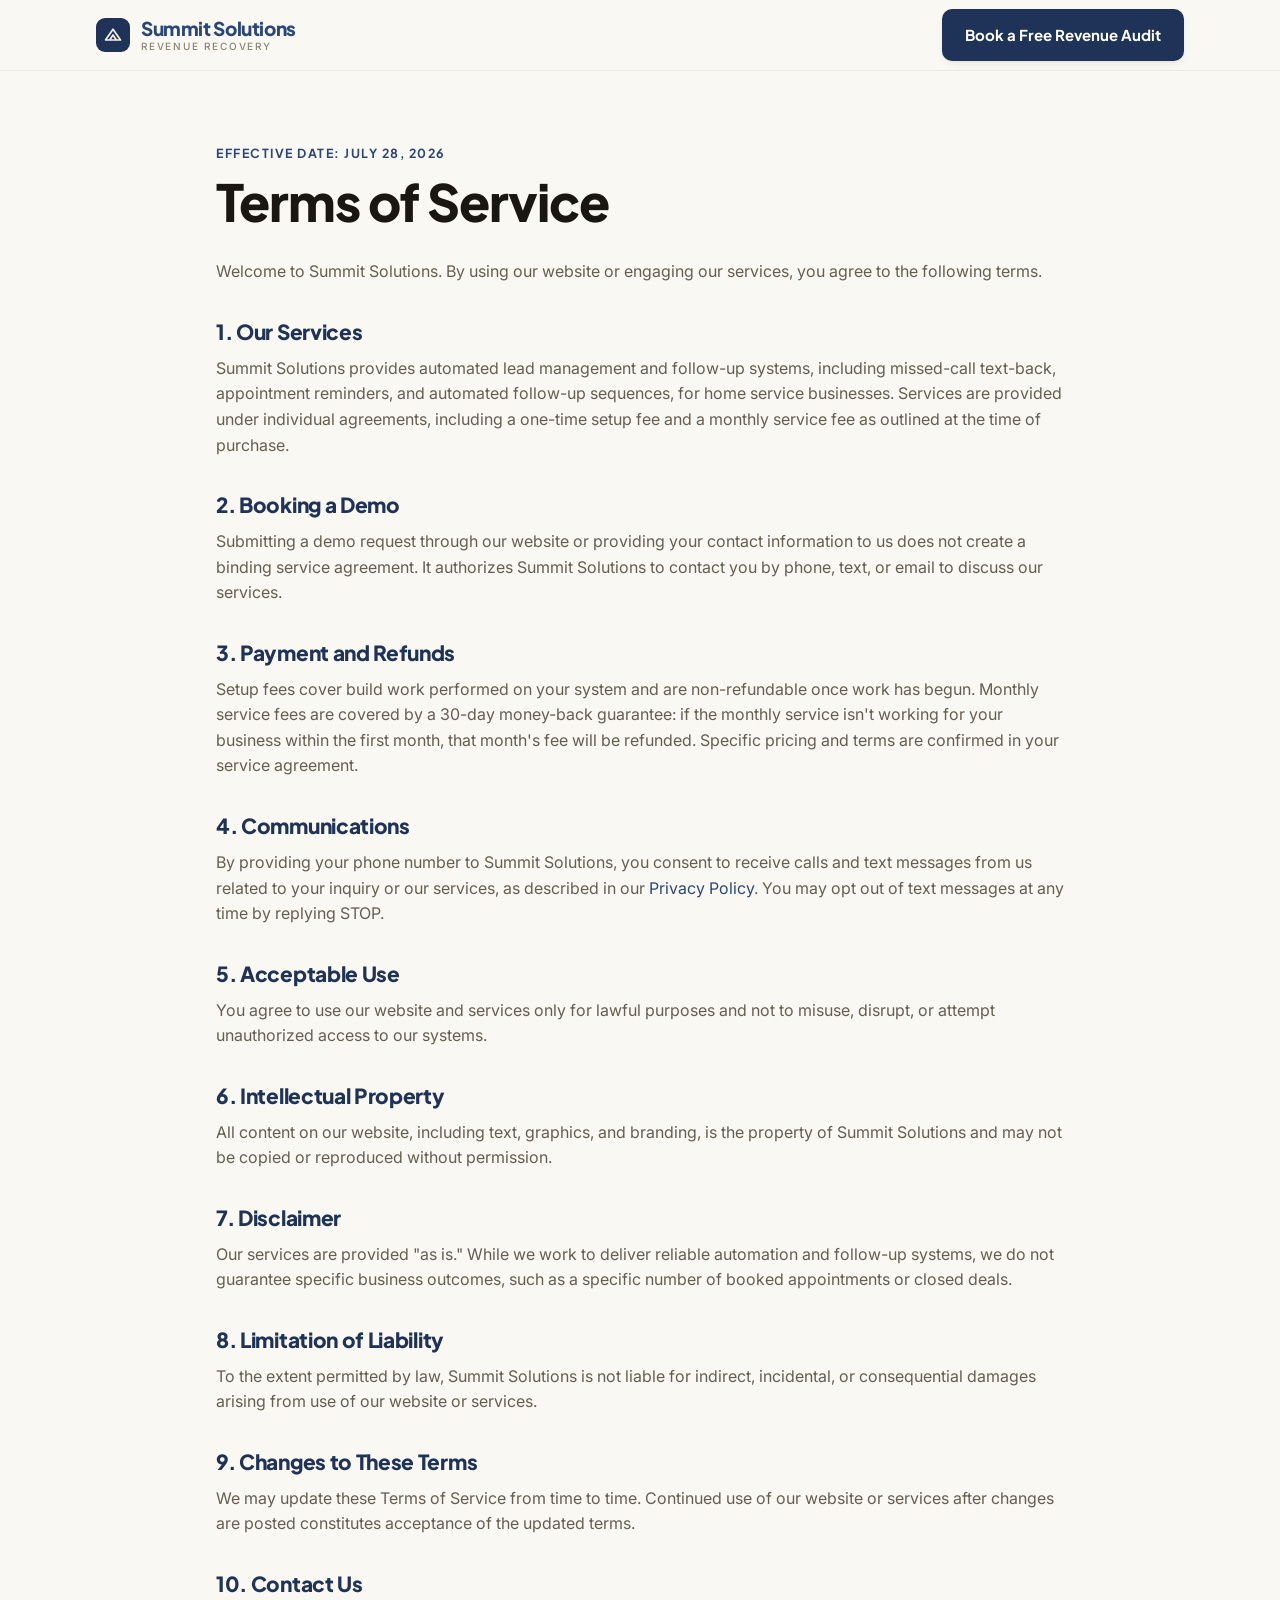
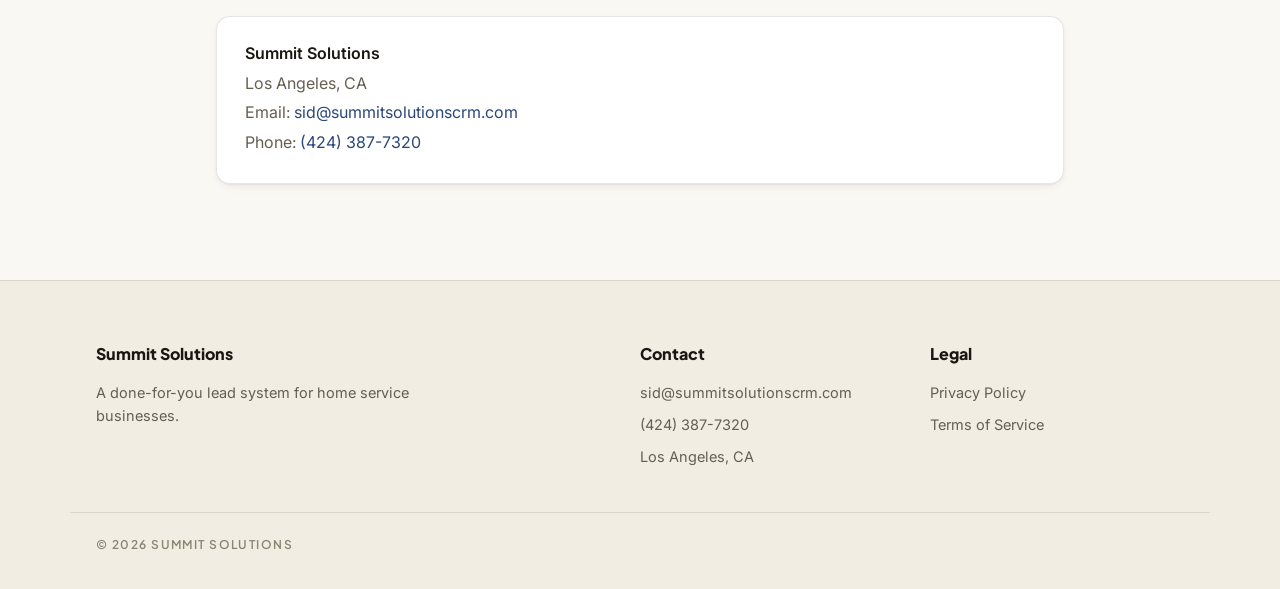
<file: terms.html>
<!DOCTYPE html>
<html lang="en">
<head>
<meta charset="UTF-8">
<meta name="viewport" content="width=device-width, initial-scale=1.0">
<title>Terms of Service | Summit Solutions</title>
<meta name="description" content="Terms of Service for Summit Solutions, automated lead management for home service businesses.">
<link rel="icon" href="data:image/svg+xml,%3Csvg xmlns='http://www.w3.org/2000/svg' viewBox='0 0 32 32'%3E%3Crect width='32' height='32' rx='7' fill='%231f3358'/%3E%3Cpath d='M6 22L16 8l10 14z' fill='none' stroke='%23f5f1e8' stroke-width='2.4' stroke-linejoin='round'/%3E%3Cpath d='M12 22l4-6 4 6' fill='none' stroke='%23f5f1e8' stroke-width='2.4' stroke-linejoin='round'/%3E%3C/svg%3E">
<link rel="preconnect" href="https://fonts.googleapis.com">
<link rel="preconnect" href="https://fonts.gstatic.com" crossorigin>
<link href="https://fonts.googleapis.com/css2?family=Plus+Jakarta+Sans:wght@600;700;800&family=Inter:wght@400;500;600&display=swap" rel="stylesheet">
<style>
  :root{
    --paper:#faf8f3;
    --paper-2:#f2ede3;
    --card:#ffffff;
    --ink:#1a1712;
    --muted:#655e52;
    --muted-2:#8b8474;
    --line:rgba(26,23,18,.10);
    --line-2:rgba(26,23,18,.06);
    --accent:#1f3358;
    --accent-2:#2b477a;
    --accent-ink:#16233d;
    --gold:#b07d3c;
    --r-md:14px;
    --r-sm:10px;
    --shadow-sm:0 1px 2px rgba(26,23,18,.05), 0 4px 12px -4px rgba(26,23,18,.10);
    --f-display:'Plus Jakarta Sans', sans-serif;
    --f-body:'Inter', sans-serif;
  }
  *{margin:0;padding:0;box-sizing:border-box;}
  body{font-family:var(--f-body);background:var(--paper);color:var(--ink);line-height:1.6;font-size:17px;-webkit-font-smoothing:antialiased;}
  .wrap{max-width:900px;margin:0 auto;padding:0 26px;}
  a{color:var(--accent-2);text-decoration:none;}
  a:hover{color:var(--accent-ink);}
  h1,h2,h3{font-family:var(--f-display);font-weight:800;letter-spacing:-.02em;line-height:1.1;color:var(--ink);}

  .btn{display:inline-flex;align-items:center;gap:9px;font-family:var(--f-display);font-weight:700;font-size:15px;padding:13px 22px;border-radius:var(--r-sm);border:1.5px solid transparent;cursor:pointer;transition:transform .2s ease, background .2s ease, box-shadow .2s ease;}
  .btn-primary{background:var(--accent);color:#fff;box-shadow:var(--shadow-sm);}
  .btn-primary:hover{background:var(--accent-ink);transform:translateY(-2px);}

  nav{position:sticky;top:0;z-index:500;background:rgba(250,248,243,.8);backdrop-filter:blur(14px);border-bottom:1px solid var(--line-2);}
  nav .wrap{max-width:1140px;display:flex;align-items:center;justify-content:space-between;height:70px;}
  .brand{display:flex;align-items:center;gap:11px;}
  .brand-mark{width:34px;height:34px;border-radius:9px;background:var(--accent);display:grid;place-items:center;flex:none;}
  .brand-mark svg{width:20px;height:20px;}
  .brand-txt{display:flex;flex-direction:column;line-height:1.05;}
  .brand-name{font-family:var(--f-display);font-weight:800;font-size:19px;letter-spacing:-.02em;}
  .brand-sub{font-family:var(--f-body);font-weight:500;font-size:10px;letter-spacing:.18em;color:var(--muted-2);text-transform:uppercase;margin-top:2px;}

  main{padding:72px 0 96px;}
  .legal-updated{font-family:var(--f-display);font-weight:700;font-size:12.5px;letter-spacing:.12em;text-transform:uppercase;color:var(--accent-2);margin-bottom:10px;}
  main h1{font-size:clamp(2.2rem,5vw,3.2rem);margin-bottom:30px;}
  main h2{font-size:1.3rem;color:var(--accent);margin:36px 0 12px;letter-spacing:-.015em;}
  main p, main li{color:var(--muted);font-size:16px;margin-bottom:12px;}
  main ul{padding-left:20px;margin-bottom:12px;}
  main strong{color:var(--ink);font-weight:600;}
  .legal-contact{margin-top:20px;padding:24px 28px;background:var(--card);border:1px solid var(--line);border-radius:var(--r-md);box-shadow:var(--shadow-sm);}
  .legal-contact p{margin-bottom:4px;}

  footer{background:var(--paper-2);border-top:1px solid var(--line);padding:60px 0 34px;}
  .footer-grid{display:grid;grid-template-columns:2fr 1fr 1fr;gap:36px;max-width:1140px;margin:0 auto;padding:0 26px;}
  .footer-col h4{font-family:var(--f-display);font-weight:800;font-size:16px;margin-bottom:14px;}
  .footer-col p{font-size:14.5px;color:var(--muted);max-width:320px;}
  .footer-col a{display:block;font-size:14.5px;color:var(--muted);margin-bottom:9px;}
  .footer-col a:hover{color:var(--accent-2);}
  .footer-bottom{max-width:1140px;margin:44px auto 0;padding:22px 26px 0;border-top:1px solid var(--line);font-family:var(--f-display);font-weight:600;font-size:12px;letter-spacing:.12em;color:var(--muted-2);}

  @media (max-width:640px){
    .footer-grid{grid-template-columns:1fr;}
    nav .wrap{height:64px;}
  }
</style>
</head>
<body>

<nav>
  <div class="wrap">
    <a href="/index.html" class="brand">
      <span class="brand-mark"><svg viewBox="0 0 24 24"><path d="M3 18L12 5l9 13z" fill="none" stroke="#f5f1e8" stroke-width="2" stroke-linejoin="round"/><path d="M8 18l4-6 4 6" fill="none" stroke="#f5f1e8" stroke-width="2" stroke-linejoin="round"/></svg></span>
      <span class="brand-txt">
        <span class="brand-name">Summit Solutions</span>
        <span class="brand-sub">Revenue Recovery</span>
      </span>
    </a>
    <a href="/#audit" class="btn btn-primary">Book a Free Revenue Audit</a>
  </div>
</nav>

<main>
  <div class="wrap">
    <div class="legal-updated">Effective Date: July 28, 2026</div>
    <h1>Terms of Service</h1>

    <p>Welcome to Summit Solutions. By using our website or engaging our services, you agree to the following terms.</p>

    <h2>1. Our Services</h2>
    <p>Summit Solutions provides automated lead management and follow-up systems, including missed-call text-back, appointment reminders, and automated follow-up sequences, for home service businesses. Services are provided under individual agreements, including a one-time setup fee and a monthly service fee as outlined at the time of purchase.</p>

    <h2>2. Booking a Demo</h2>
    <p>Submitting a demo request through our website or providing your contact information to us does not create a binding service agreement. It authorizes Summit Solutions to contact you by phone, text, or email to discuss our services.</p>

    <h2>3. Payment and Refunds</h2>
    <p>Setup fees cover build work performed on your system and are non-refundable once work has begun. Monthly service fees are covered by a 30-day money-back guarantee: if the monthly service isn't working for your business within the first month, that month's fee will be refunded. Specific pricing and terms are confirmed in your service agreement.</p>

    <h2>4. Communications</h2>
    <p>By providing your phone number to Summit Solutions, you consent to receive calls and text messages from us related to your inquiry or our services, as described in our <a href="/privacy.html">Privacy Policy</a>. You may opt out of text messages at any time by replying STOP.</p>

    <h2>5. Acceptable Use</h2>
    <p>You agree to use our website and services only for lawful purposes and not to misuse, disrupt, or attempt unauthorized access to our systems.</p>

    <h2>6. Intellectual Property</h2>
    <p>All content on our website, including text, graphics, and branding, is the property of Summit Solutions and may not be copied or reproduced without permission.</p>

    <h2>7. Disclaimer</h2>
    <p>Our services are provided "as is." While we work to deliver reliable automation and follow-up systems, we do not guarantee specific business outcomes, such as a specific number of booked appointments or closed deals.</p>

    <h2>8. Limitation of Liability</h2>
    <p>To the extent permitted by law, Summit Solutions is not liable for indirect, incidental, or consequential damages arising from use of our website or services.</p>

    <h2>9. Changes to These Terms</h2>
    <p>We may update these Terms of Service from time to time. Continued use of our website or services after changes are posted constitutes acceptance of the updated terms.</p>

    <h2>10. Contact Us</h2>
    <div class="legal-contact">
      <p><strong>Summit Solutions</strong></p>
      <p>Los Angeles, CA</p>
      <p>Email: <a href="mailto:sid@summitsolutionscrm.com">sid@summitsolutionscrm.com</a></p>
      <p>Phone: <a href="tel:+14243877320">(424) 387-7320</a></p>
    </div>
  </div>
</main>

<footer>
  <div class="footer-grid">
    <div class="footer-col">
      <h4>Summit Solutions</h4>
      <p>A done-for-you lead system for home service businesses.</p>
    </div>
    <div class="footer-col">
      <h4>Contact</h4>
      <a href="mailto:sid@summitsolutionscrm.com">sid@summitsolutionscrm.com</a>
      <a href="tel:+14243877320">(424) 387-7320</a>
      <p>Los Angeles, CA</p>
    </div>
    <div class="footer-col">
      <h4>Legal</h4>
      <a href="/privacy.html">Privacy Policy</a>
      <a href="/terms.html">Terms of Service</a>
    </div>
  </div>
  <div class="footer-bottom">© 2026 SUMMIT SOLUTIONS</div>
</footer>

</body>
</html>
</file>
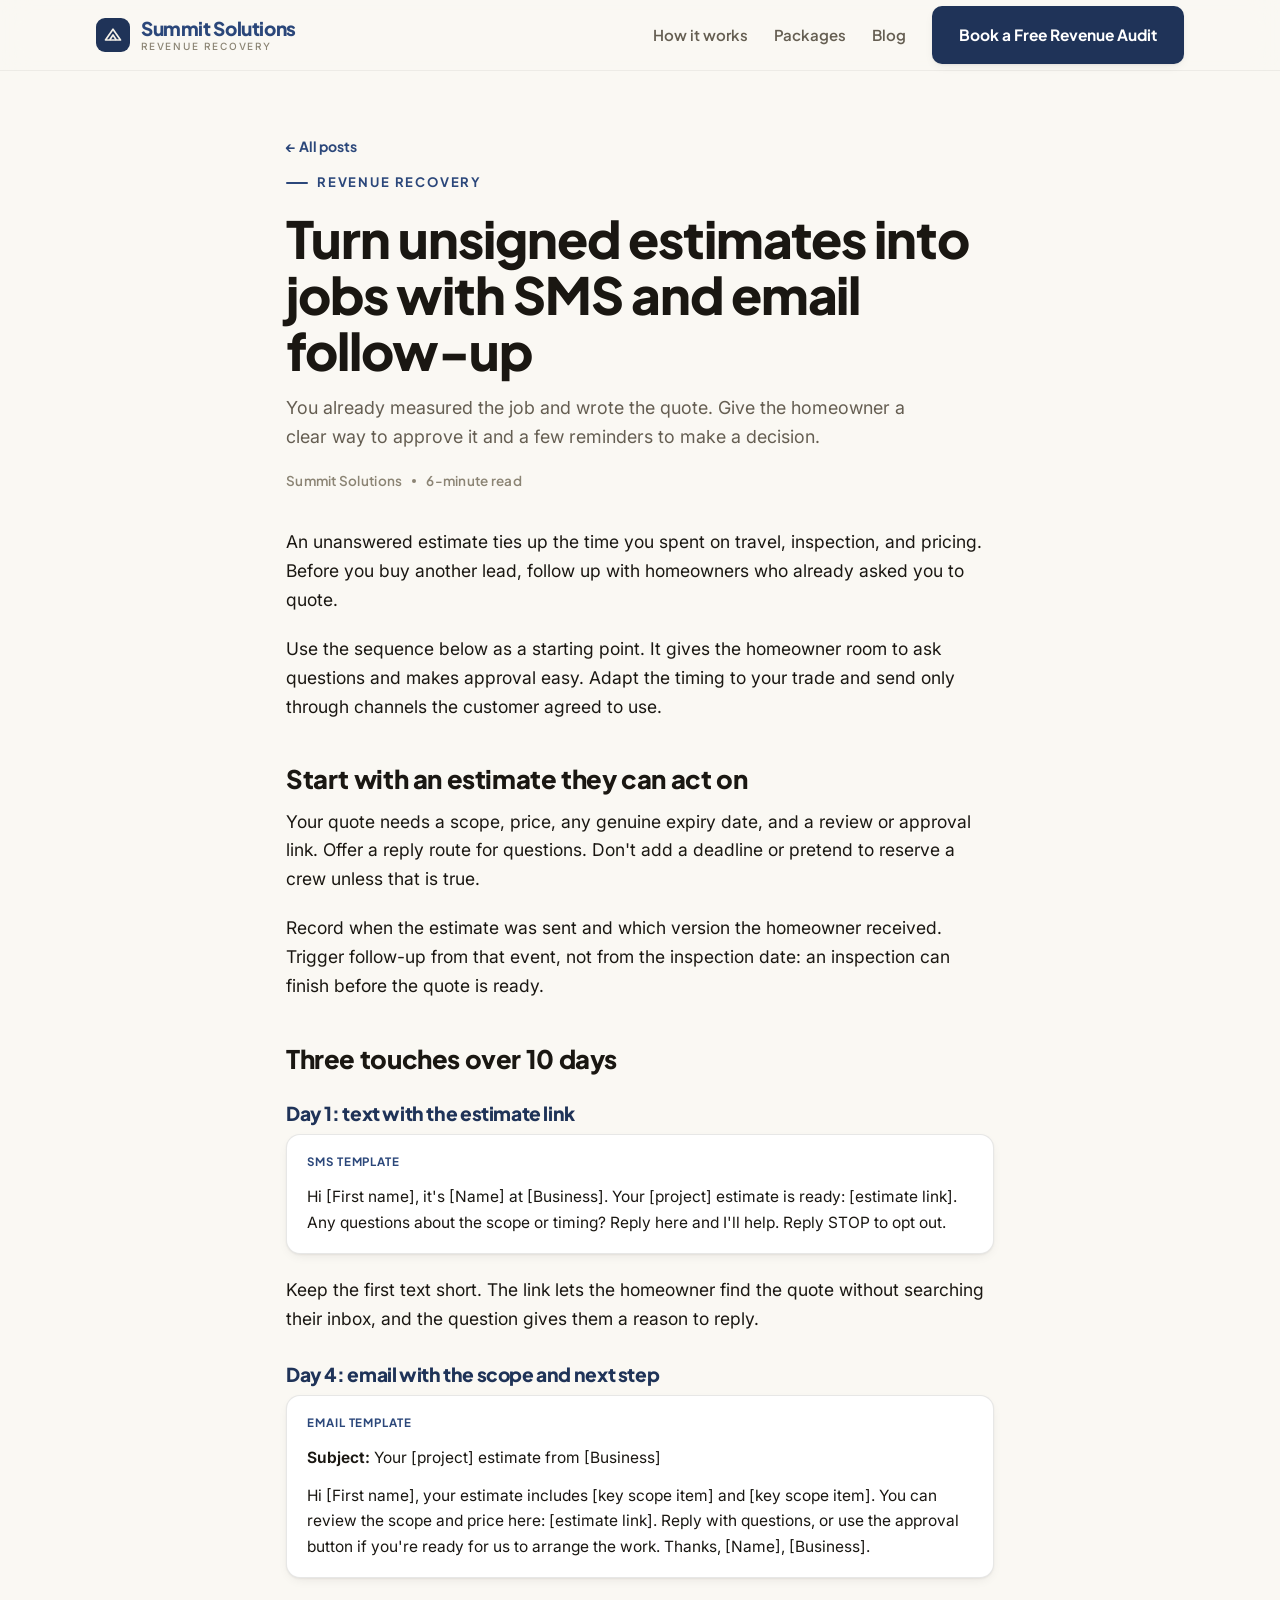
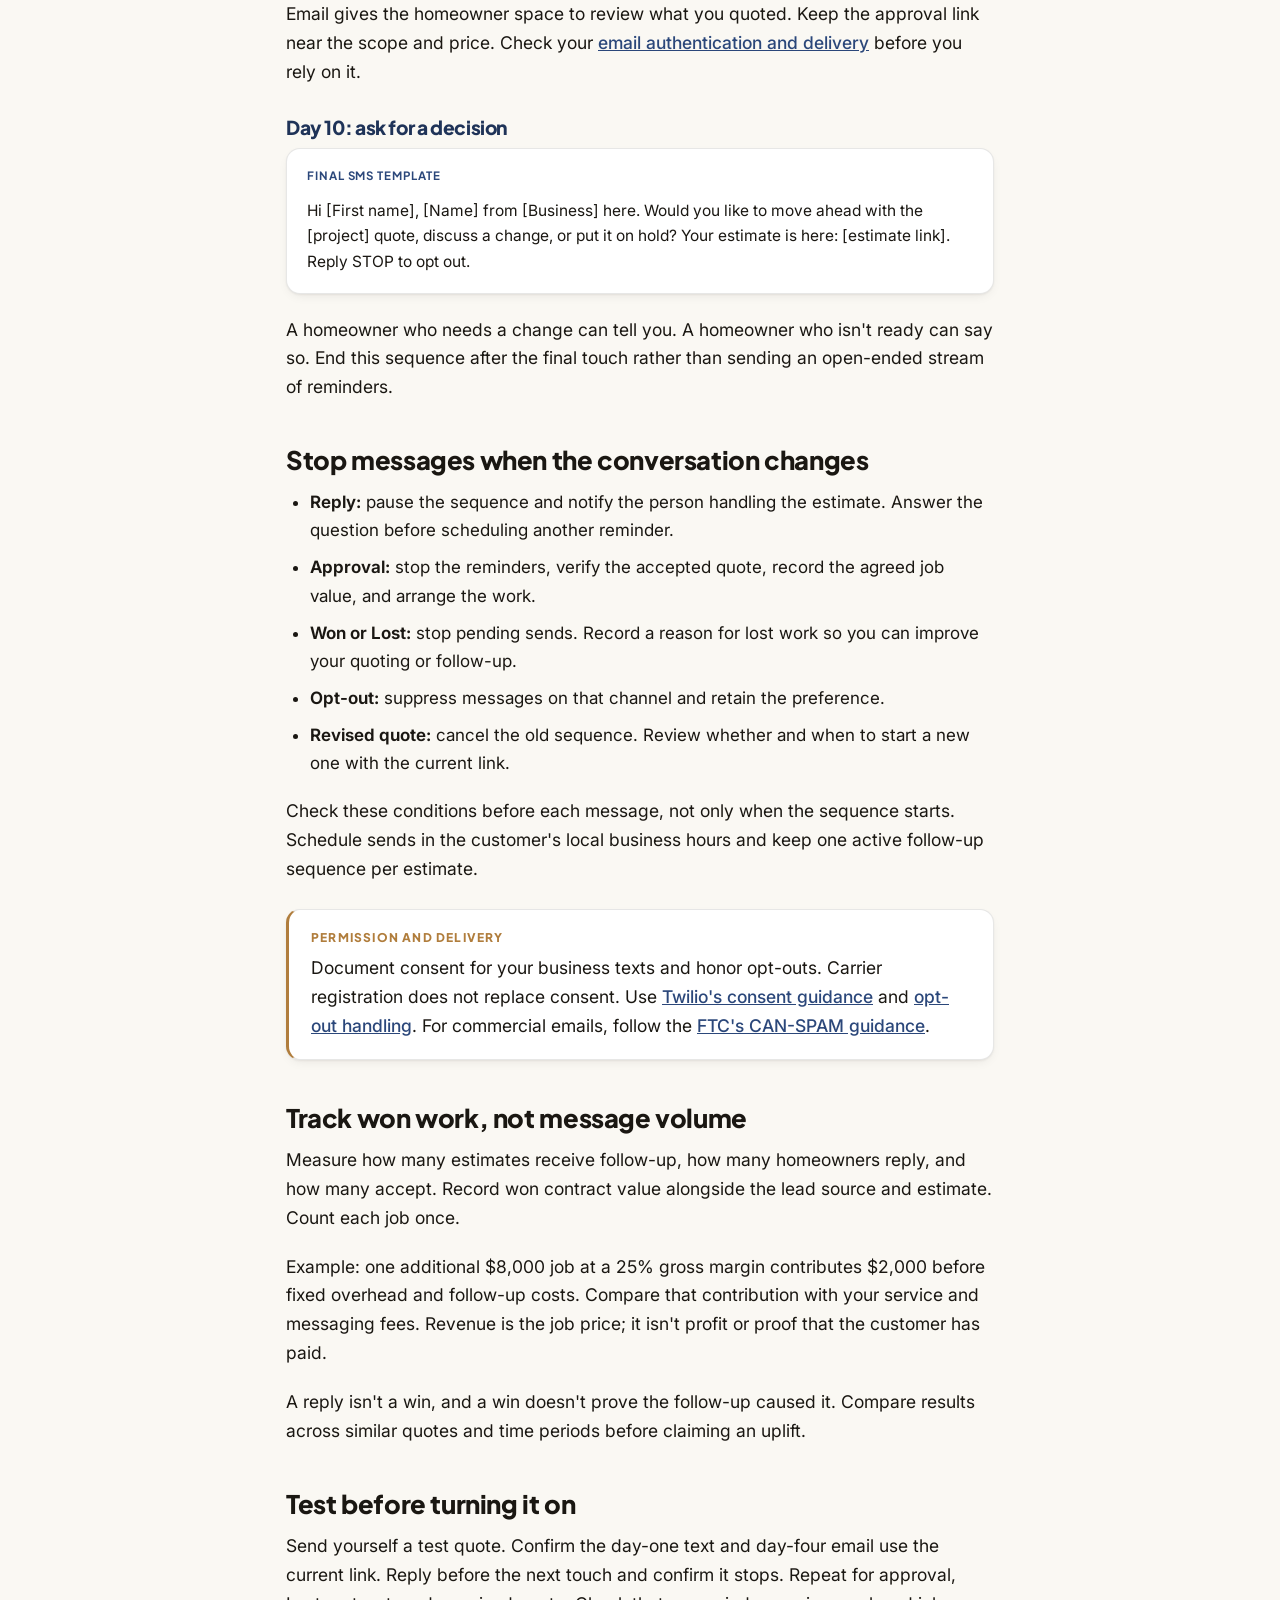
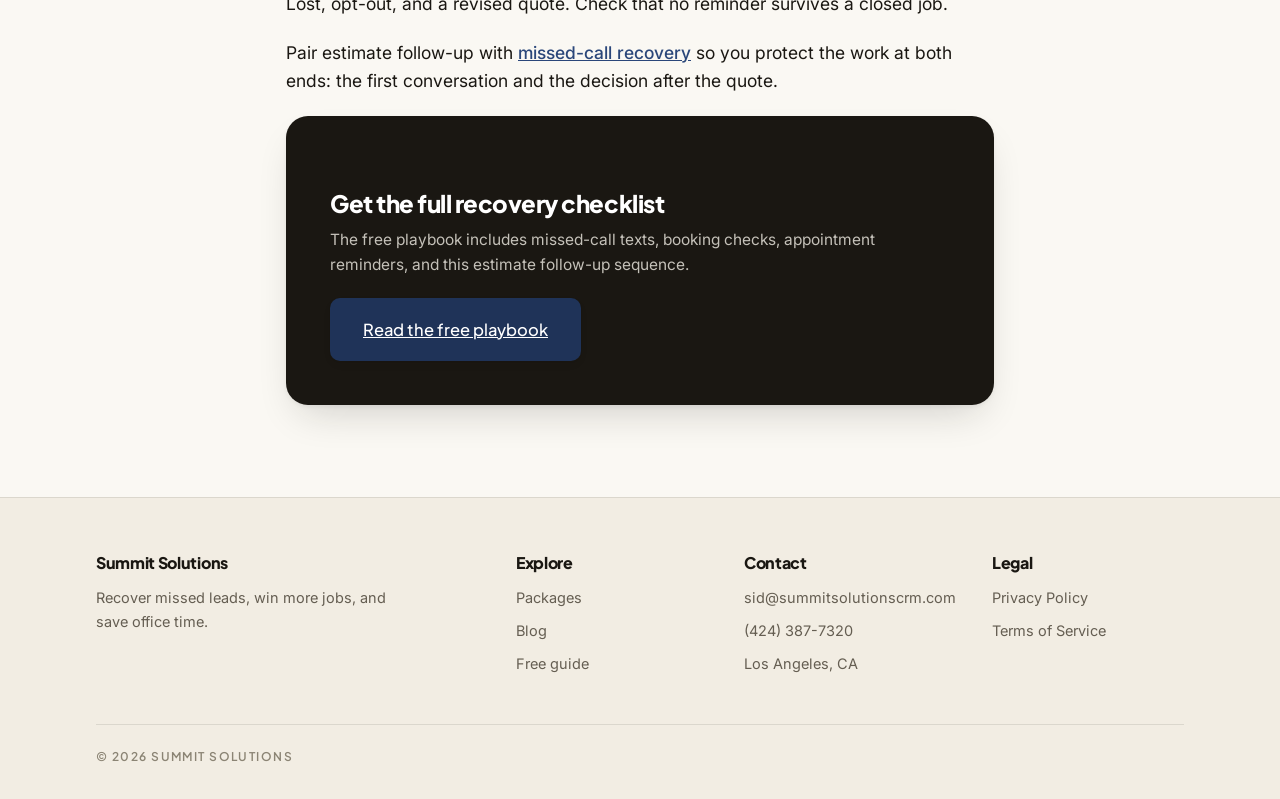
<file: blog/estimate-follow-up-sms-email.html>
<!DOCTYPE html>
<html lang="en">
<head>
<meta charset="UTF-8">
<meta name="viewport" content="width=device-width, initial-scale=1.0">
<title>Turn unsigned estimates into jobs with SMS and email follow-up | Summit Solutions</title>
<meta name="description" content="A three-touch contractor estimate follow-up sequence with SMS and email templates, stop rules, approval tracking, and revenue measurement.">
<link rel="canonical" href="https://summitsolutionscrm.com/blog/estimate-follow-up-sms-email.html">
<meta name="robots" content="index, follow">
<meta property="og:title" content="Turn unsigned estimates into jobs with SMS and email follow-up">
<meta property="og:description" content="A three-touch contractor estimate follow-up sequence with SMS and email templates, stop rules, approval tracking, and revenue measurement.">
<meta property="og:type" content="article">
<meta property="og:url" content="https://summitsolutionscrm.com/blog/estimate-follow-up-sms-email.html">
<meta property="og:image" content="https://summitsolutionscrm.com/assets/hero-texture.jpg">
<link rel="icon" href="data:image/svg+xml,%3Csvg xmlns='http://www.w3.org/2000/svg' viewBox='0 0 32 32'%3E%3Crect width='32' height='32' rx='7' fill='%231f3358'/%3E%3Cpath d='M6 22L16 8l10 14z' fill='none' stroke='%23f5f1e8' stroke-width='2.4' stroke-linejoin='round'/%3E%3Cpath d='M12 22l4-6 4 6' fill='none' stroke='%23f5f1e8' stroke-width='2.4' stroke-linejoin='round'/%3E%3C/svg%3E">
<link rel="preconnect" href="https://fonts.googleapis.com">
<link rel="preconnect" href="https://fonts.gstatic.com" crossorigin>
<link href="https://fonts.googleapis.com/css2?family=Plus+Jakarta+Sans:wght@500;600;700;800&family=Inter:wght@400;500;600&family=IBM+Plex+Mono:wght@500&display=swap" rel="stylesheet">
<link rel="stylesheet" href="/styles.css">
<script type="application/ld+json">
{
  "@context": "https://schema.org",
  "@type": "Article",
  "headline": "Turn unsigned estimates into jobs with SMS and email follow-up",
  "description": "A three-touch contractor estimate follow-up sequence with SMS and email templates, stop rules, approval tracking, and revenue measurement.",
  "author": { "@type": "Organization", "name": "Summit Solutions" },
  "publisher": { "@type": "Organization", "name": "Summit Solutions" },
  "mainEntityOfPage": "https://summitsolutionscrm.com/blog/estimate-follow-up-sms-email.html"
}
</script>
</head>
<body>

<nav>
  <div class="wrap">
    <a href="/" class="brand">
      <span class="brand-mark"><svg viewBox="0 0 24 24"><path d="M3 18L12 5l9 13z" fill="none" stroke="#f5f1e8" stroke-width="2" stroke-linejoin="round"/><path d="M8 18l4-6 4 6" fill="none" stroke="#f5f1e8" stroke-width="2" stroke-linejoin="round"/></svg></span>
      <span class="brand-txt"><span class="brand-name">Summit Solutions</span><span class="brand-sub">Revenue Recovery</span></span>
    </a>
    <div class="nav-links">
      <a href="/#how" class="navlink">How it works</a>
      <a href="/#packages" class="navlink">Packages</a>
      <a href="/blog/" class="navlink">Blog</a>
      <a href="/#audit" class="btn btn-primary">Book a Free Revenue Audit</a>
    </div>
  </div>
</nav>

<header class="page-head">
  <div class="narrow">
    <a href="/blog/" class="back-link">← All posts</a>
    <span class="eyebrow">Revenue recovery</span>
    <h1>Turn unsigned estimates into jobs with SMS and email follow-up</h1>
    <p class="sub">You already measured the job and wrote the quote. Give the homeowner a clear way to approve it and a few reminders to make a decision.</p>
    <div class="post-meta"><span>Summit Solutions</span><span class="dot"></span><span>6-minute read</span></div>
  </div>
</header>
<article class="prose">
  <div class="narrow">
    <p>An unanswered estimate ties up the time you spent on travel, inspection, and pricing. Before you buy another lead, follow up with homeowners who already asked you to quote.</p>
    <p>Use the sequence below as a starting point. It gives the homeowner room to ask questions and makes approval easy. Adapt the timing to your trade and send only through channels the customer agreed to use.</p>

    <h2>Start with an estimate they can act on</h2>
    <p>Your quote needs a scope, price, any genuine expiry date, and a review or approval link. Offer a reply route for questions. Don't add a deadline or pretend to reserve a crew unless that is true.</p>
    <p>Record when the estimate was sent and which version the homeowner received. Trigger follow-up from that event, not from the inspection date: an inspection can finish before the quote is ready.</p>

    <h2>Three touches over 10 days</h2>
    <h3>Day 1: text with the estimate link</h3>
    <div class="copyblock"><p class="tag">SMS template</p><p>Hi [First name], it's [Name] at [Business]. Your [project] estimate is ready: [estimate link]. Any questions about the scope or timing? Reply here and I'll help. Reply STOP to opt out.</p></div>
    <p>Keep the first text short. The link lets the homeowner find the quote without searching their inbox, and the question gives them a reason to reply.</p>

    <h3>Day 4: email with the scope and next step</h3>
    <div class="copyblock"><p class="tag">Email template</p><p><strong>Subject:</strong> Your [project] estimate from [Business]</p><p>Hi [First name], your estimate includes [key scope item] and [key scope item]. You can review the scope and price here: [estimate link]. Reply with questions, or use the approval button if you're ready for us to arrange the work. Thanks, [Name], [Business].</p></div>
    <p>Email gives the homeowner space to review what you quoted. Keep the approval link near the scope and price. Check your <a href="/blog/smtp-email-deliverability-home-services.html">email authentication and delivery</a> before you rely on it.</p>

    <h3>Day 10: ask for a decision</h3>
    <div class="copyblock"><p class="tag">Final SMS template</p><p>Hi [First name], [Name] from [Business] here. Would you like to move ahead with the [project] quote, discuss a change, or put it on hold? Your estimate is here: [estimate link]. Reply STOP to opt out.</p></div>
    <p>A homeowner who needs a change can tell you. A homeowner who isn't ready can say so. End this sequence after the final touch rather than sending an open-ended stream of reminders.</p>

    <h2>Stop messages when the conversation changes</h2>
    <ul>
      <li><strong>Reply:</strong> pause the sequence and notify the person handling the estimate. Answer the question before scheduling another reminder.</li>
      <li><strong>Approval:</strong> stop the reminders, verify the accepted quote, record the agreed job value, and arrange the work.</li>
      <li><strong>Won or Lost:</strong> stop pending sends. Record a reason for lost work so you can improve your quoting or follow-up.</li>
      <li><strong>Opt-out:</strong> suppress messages on that channel and retain the preference.</li>
      <li><strong>Revised quote:</strong> cancel the old sequence. Review whether and when to start a new one with the current link.</li>
    </ul>
    <p>Check these conditions before each message, not only when the sequence starts. Schedule sends in the customer's local business hours and keep one active follow-up sequence per estimate.</p>
    <div class="callout"><div class="k">Permission and delivery</div><p>Document consent for your business texts and honor opt-outs. Carrier registration does not replace consent. Use <a href="https://www.twilio.com/docs/messaging/features/consent-api">Twilio's consent guidance</a> and <a href="https://www.twilio.com/docs/messaging/tutorials/advanced-opt-out">opt-out handling</a>. For commercial emails, follow the <a href="https://www.ftc.gov/business-guidance/resources/can-spam-act-compliance-guide-business">FTC's CAN-SPAM guidance</a>.</p></div>

    <h2>Track won work, not message volume</h2>
    <p>Measure how many estimates receive follow-up, how many homeowners reply, and how many accept. Record won contract value alongside the lead source and estimate. Count each job once.</p>
    <p>Example: one additional $8,000 job at a 25% gross margin contributes $2,000 before fixed overhead and follow-up costs. Compare that contribution with your service and messaging fees. Revenue is the job price; it isn't profit or proof that the customer has paid.</p>
    <p>A reply isn't a win, and a win doesn't prove the follow-up caused it. Compare results across similar quotes and time periods before claiming an uplift.</p>

    <h2>Test before turning it on</h2>
    <p>Send yourself a test quote. Confirm the day-one text and day-four email use the current link. Reply before the next touch and confirm it stops. Repeat for approval, Lost, opt-out, and a revised quote. Check that no reminder survives a closed job.</p>
    <p>Pair estimate follow-up with <a href="/blog/missed-call-text-back-jobber-jobnimbus.html">missed-call recovery</a> so you protect the work at both ends: the first conversation and the decision after the quote.</p>
    <div class="post-cta"><h3>Get the full recovery checklist</h3><p>The free playbook includes missed-call texts, booking checks, appointment reminders, and this estimate follow-up sequence.</p><a href="/speed-to-lead-guide.html" class="btn btn-primary btn-lg">Read the free playbook</a></div>
  </div>
</article>

<footer>
  <div class="wrap">
    <div class="footer-grid">
      <div class="footer-col"><h4>Summit Solutions</h4><p>Recover missed leads, win more jobs, and save office time.</p></div>
      <div class="footer-col"><h4>Explore</h4><a href="/#packages">Packages</a><a href="/blog/">Blog</a><a href="/speed-to-lead-guide.html">Free guide</a></div>
      <div class="footer-col"><h4>Contact</h4><a href="mailto:sid@summitsolutionscrm.com">sid@summitsolutionscrm.com</a><a href="tel:+14243877320">(424) 387-7320</a><p>Los Angeles, CA</p></div>
      <div class="footer-col"><h4>Legal</h4><a href="/privacy.html">Privacy Policy</a><a href="/terms.html">Terms of Service</a></div>
    </div>
    <div class="footer-bottom">© 2026 SUMMIT SOLUTIONS</div>
  </div>
</footer>

</body>
</html>
</file>
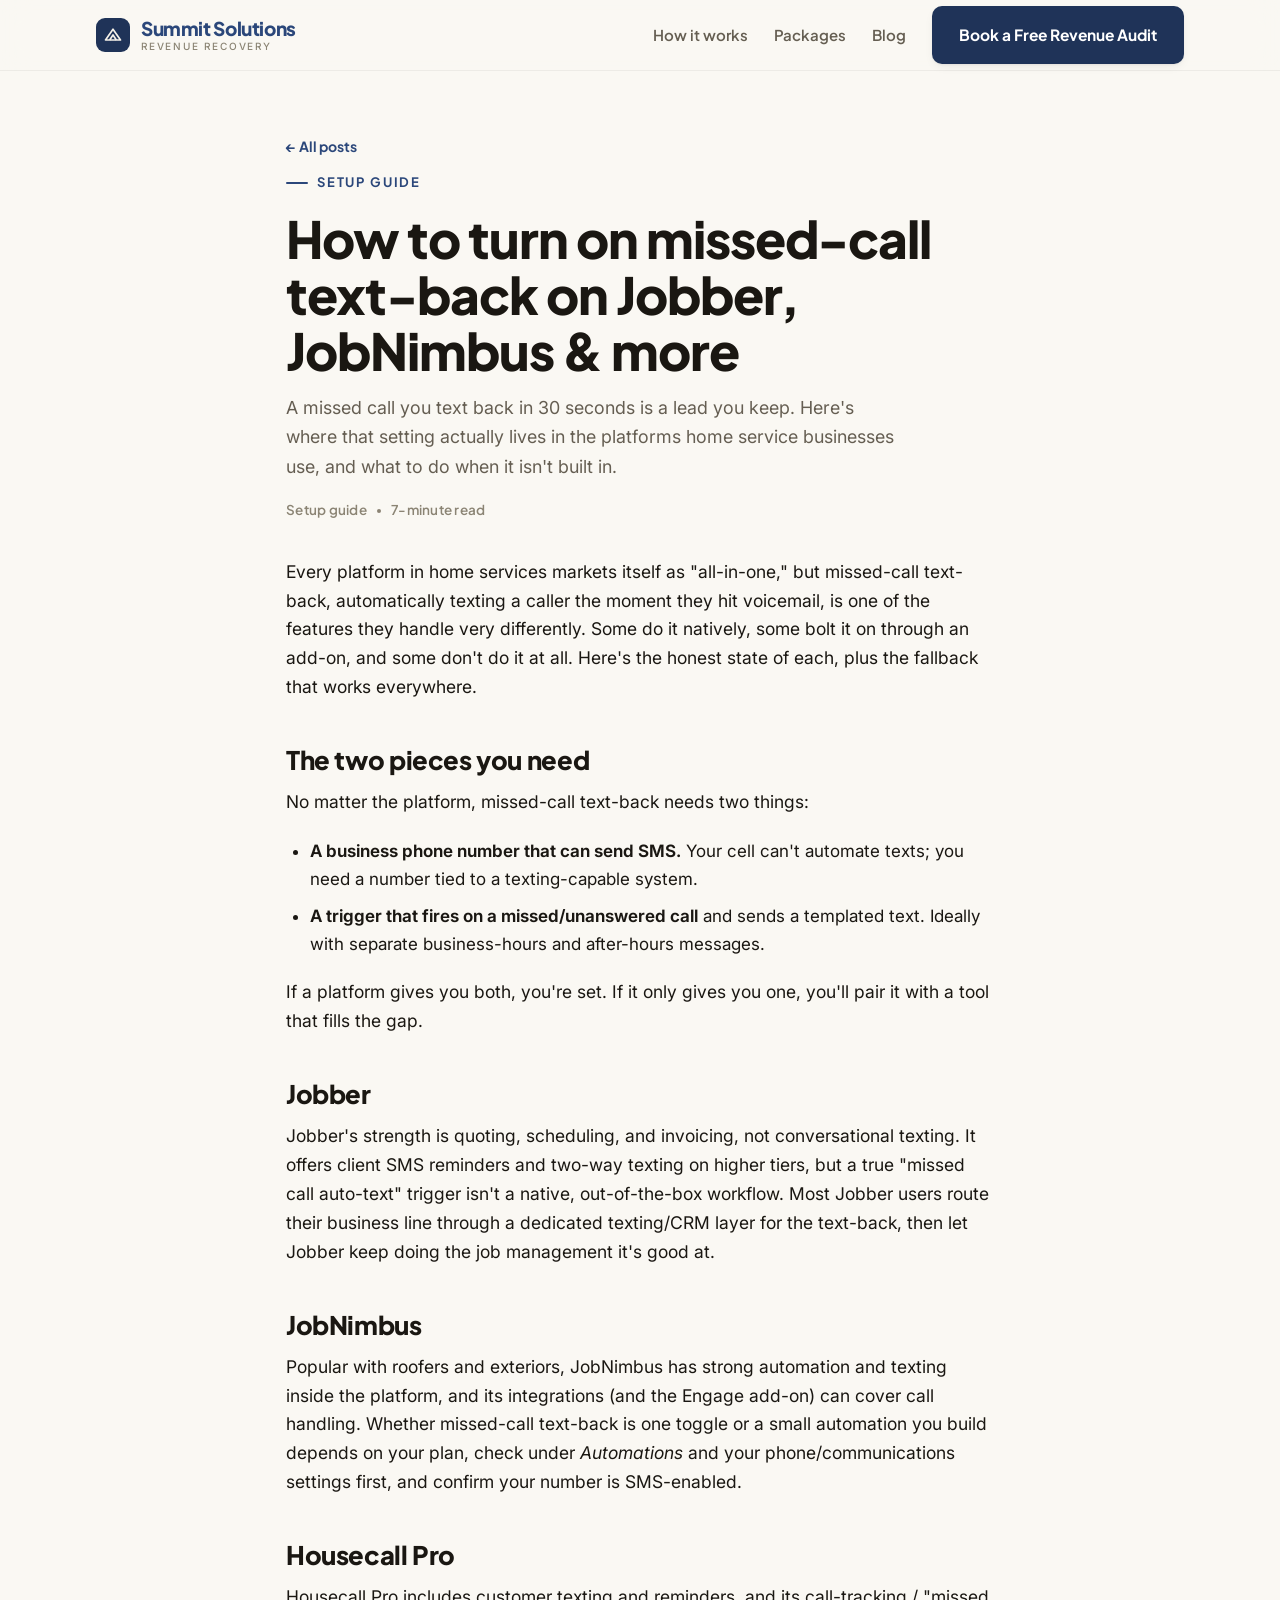
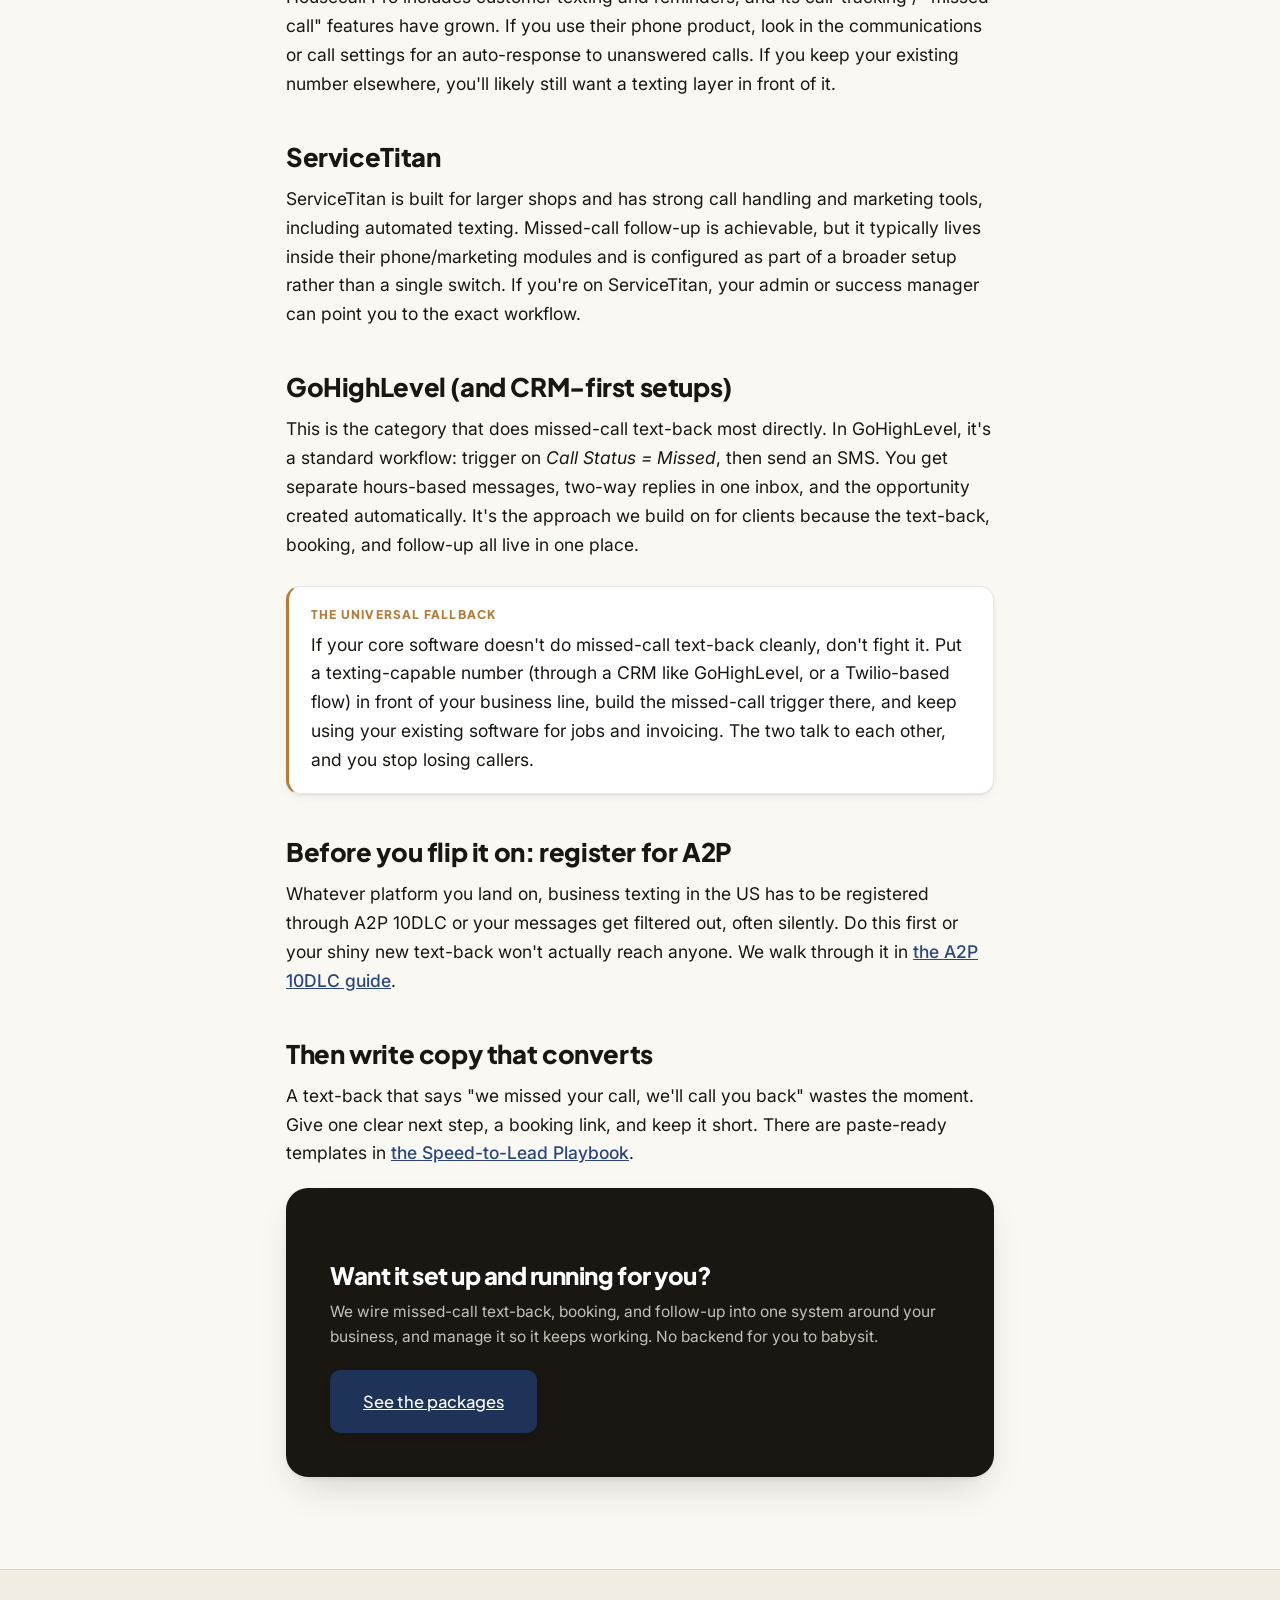
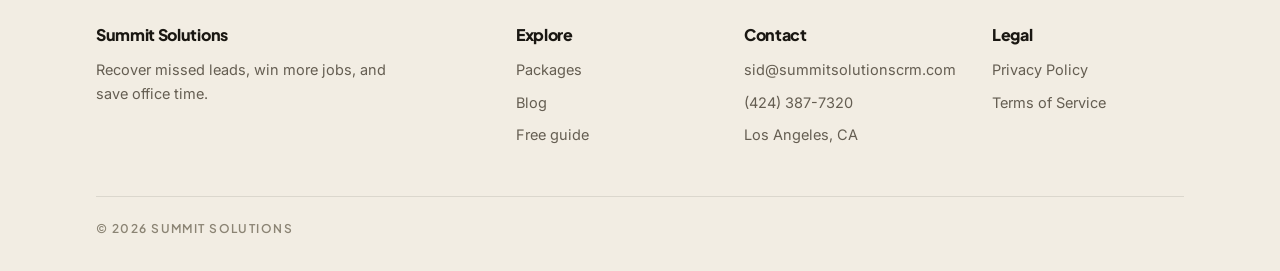
<file: blog/missed-call-text-back-jobber-jobnimbus.html>
<!DOCTYPE html>
<html lang="en">
<head>
<meta charset="UTF-8">
<meta name="viewport" content="width=device-width, initial-scale=1.0">
<title>How to turn on missed-call text-back on Jobber, JobNimbus & more | Summit Solutions</title>
<meta name="description" content="A practical walkthrough of enabling missed-call text-back across the platforms home service businesses use, Jobber, JobNimbus, Housecall Pro, ServiceTitan, GoHighLevel, and what to do when it isn't built in.">
<link rel="canonical" href="https://summitsolutionscrm.com/blog/missed-call-text-back-jobber-jobnimbus.html">
<meta name="robots" content="index, follow">
<meta property="og:title" content="How to turn on missed-call text-back on Jobber, JobNimbus & more">
<meta property="og:description" content="Where the missed-call text-back setting lives in the platforms contractors actually use, and how to add it when it's not built in.">
<meta property="og:type" content="article">
<meta property="og:url" content="https://summitsolutionscrm.com/blog/missed-call-text-back-jobber-jobnimbus.html">
<meta property="og:image" content="https://summitsolutionscrm.com/assets/hero-texture.jpg">
<link rel="icon" href="data:image/svg+xml,%3Csvg xmlns='http://www.w3.org/2000/svg' viewBox='0 0 32 32'%3E%3Crect width='32' height='32' rx='7' fill='%231f3358'/%3E%3Cpath d='M6 22L16 8l10 14z' fill='none' stroke='%23f5f1e8' stroke-width='2.4' stroke-linejoin='round'/%3E%3Cpath d='M12 22l4-6 4 6' fill='none' stroke='%23f5f1e8' stroke-width='2.4' stroke-linejoin='round'/%3E%3C/svg%3E">
<link rel="preconnect" href="https://fonts.googleapis.com">
<link rel="preconnect" href="https://fonts.gstatic.com" crossorigin>
<link href="https://fonts.googleapis.com/css2?family=Plus+Jakarta+Sans:wght@500;600;700;800&family=Inter:wght@400;500;600&family=IBM+Plex+Mono:wght@500&display=swap" rel="stylesheet">
<link rel="stylesheet" href="/styles.css">
<script type="application/ld+json">
{
  "@context": "https://schema.org",
  "@type": "Article",
  "headline": "How to turn on missed-call text-back on Jobber, JobNimbus & more",
  "description": "A practical walkthrough of enabling missed-call text-back across the platforms home service businesses use, and what to do when it isn't built in.",
  "author": { "@type": "Organization", "name": "Summit Solutions" },
  "publisher": { "@type": "Organization", "name": "Summit Solutions" },
  "mainEntityOfPage": "https://summitsolutionscrm.com/blog/missed-call-text-back-jobber-jobnimbus.html"
}
</script>
</head>
<body>

<nav>
  <div class="wrap">
    <a href="/" class="brand">
      <span class="brand-mark"><svg viewBox="0 0 24 24"><path d="M3 18L12 5l9 13z" fill="none" stroke="#f5f1e8" stroke-width="2" stroke-linejoin="round"/><path d="M8 18l4-6 4 6" fill="none" stroke="#f5f1e8" stroke-width="2" stroke-linejoin="round"/></svg></span>
      <span class="brand-txt"><span class="brand-name">Summit Solutions</span><span class="brand-sub">Revenue Recovery</span></span>
    </a>
    <div class="nav-links">
      <a href="/#how" class="navlink">How it works</a>
      <a href="/#packages" class="navlink">Packages</a>
      <a href="/blog/" class="navlink">Blog</a>
      <a href="/#audit" class="btn btn-primary">Book a Free Revenue Audit</a>
    </div>
  </div>
</nav>

<header class="page-head">
  <div class="narrow">
    <a href="/blog/" class="back-link">← All posts</a>
    <span class="eyebrow">Setup guide</span>
    <h1>How to turn on missed-call text-back on Jobber, JobNimbus &amp; more</h1>
    <p class="sub">A missed call you text back in 30 seconds is a lead you keep. Here's where that setting actually lives in the platforms home service businesses use, and what to do when it isn't built in.</p>
    <div class="post-meta"><span>Setup guide</span><span class="dot"></span><span>7-minute read</span></div>
  </div>
</header>

<article class="prose">
  <div class="narrow">
    <p>Every platform in home services markets itself as "all-in-one," but missed-call text-back, automatically texting a caller the moment they hit voicemail, is one of the features they handle very differently. Some do it natively, some bolt it on through an add-on, and some don't do it at all. Here's the honest state of each, plus the fallback that works everywhere.</p>

    <h2>The two pieces you need</h2>
    <p>No matter the platform, missed-call text-back needs two things:</p>
    <ul>
      <li><strong>A business phone number that can send SMS.</strong> Your cell can't automate texts; you need a number tied to a texting-capable system.</li>
      <li><strong>A trigger that fires on a missed/unanswered call</strong> and sends a templated text. Ideally with separate business-hours and after-hours messages.</li>
    </ul>
    <p>If a platform gives you both, you're set. If it only gives you one, you'll pair it with a tool that fills the gap.</p>

    <h2>Jobber</h2>
    <p>Jobber's strength is quoting, scheduling, and invoicing, not conversational texting. It offers client SMS reminders and two-way texting on higher tiers, but a true "missed call auto-text" trigger isn't a native, out-of-the-box workflow. Most Jobber users route their business line through a dedicated texting/CRM layer for the text-back, then let Jobber keep doing the job management it's good at.</p>

    <h2>JobNimbus</h2>
    <p>Popular with roofers and exteriors, JobNimbus has strong automation and texting inside the platform, and its integrations (and the Engage add-on) can cover call handling. Whether missed-call text-back is one toggle or a small automation you build depends on your plan, check under <em>Automations</em> and your phone/communications settings first, and confirm your number is SMS-enabled.</p>

    <h2>Housecall Pro</h2>
    <p>Housecall Pro includes customer texting and reminders, and its call-tracking / "missed call" features have grown. If you use their phone product, look in the communications or call settings for an auto-response to unanswered calls. If you keep your existing number elsewhere, you'll likely still want a texting layer in front of it.</p>

    <h2>ServiceTitan</h2>
    <p>ServiceTitan is built for larger shops and has strong call handling and marketing tools, including automated texting. Missed-call follow-up is achievable, but it typically lives inside their phone/marketing modules and is configured as part of a broader setup rather than a single switch. If you're on ServiceTitan, your admin or success manager can point you to the exact workflow.</p>

    <h2>GoHighLevel (and CRM-first setups)</h2>
    <p>This is the category that does missed-call text-back most directly. In GoHighLevel, it's a standard workflow: trigger on <em>Call Status = Missed</em>, then send an SMS. You get separate hours-based messages, two-way replies in one inbox, and the opportunity created automatically. It's the approach we build on for clients because the text-back, booking, and follow-up all live in one place.</p>

    <div class="callout">
      <div class="k">The universal fallback</div>
      <p>If your core software doesn't do missed-call text-back cleanly, don't fight it. Put a texting-capable number (through a CRM like GoHighLevel, or a Twilio-based flow) in front of your business line, build the missed-call trigger there, and keep using your existing software for jobs and invoicing. The two talk to each other, and you stop losing callers.</p>
    </div>

    <h2>Before you flip it on: register for A2P</h2>
    <p>Whatever platform you land on, business texting in the US has to be registered through A2P 10DLC or your messages get filtered out, often silently. Do this first or your shiny new text-back won't actually reach anyone. We walk through it in <a href="/blog/twilio-a2p-10dlc-registration.html">the A2P 10DLC guide</a>.</p>

    <h2>Then write copy that converts</h2>
    <p>A text-back that says "we missed your call, we'll call you back" wastes the moment. Give one clear next step, a booking link, and keep it short. There are paste-ready templates in <a href="/speed-to-lead-guide.html">the Speed-to-Lead Playbook</a>.</p>

    <div class="post-cta">
      <h3>Want it set up and running for you?</h3>
      <p>We wire missed-call text-back, booking, and follow-up into one system around your business, and manage it so it keeps working. No backend for you to babysit.</p>
      <a href="/#packages" class="btn btn-primary btn-lg">See the packages</a>
    </div>
  </div>
</article>

<footer>
  <div class="wrap">
    <div class="footer-grid">
      <div class="footer-col"><h4>Summit Solutions</h4><p>Recover missed leads, win more jobs, and save office time.</p></div>
      <div class="footer-col"><h4>Explore</h4><a href="/#packages">Packages</a><a href="/blog/">Blog</a><a href="/speed-to-lead-guide.html">Free guide</a></div>
      <div class="footer-col"><h4>Contact</h4><a href="mailto:sid@summitsolutionscrm.com">sid@summitsolutionscrm.com</a><a href="tel:+14243877320">(424) 387-7320</a><p>Los Angeles, CA</p></div>
      <div class="footer-col"><h4>Legal</h4><a href="/privacy.html">Privacy Policy</a><a href="/terms.html">Terms of Service</a></div>
    </div>
    <div class="footer-bottom">© 2026 SUMMIT SOLUTIONS</div>
  </div>
</footer>

</body>
</html>
</file>
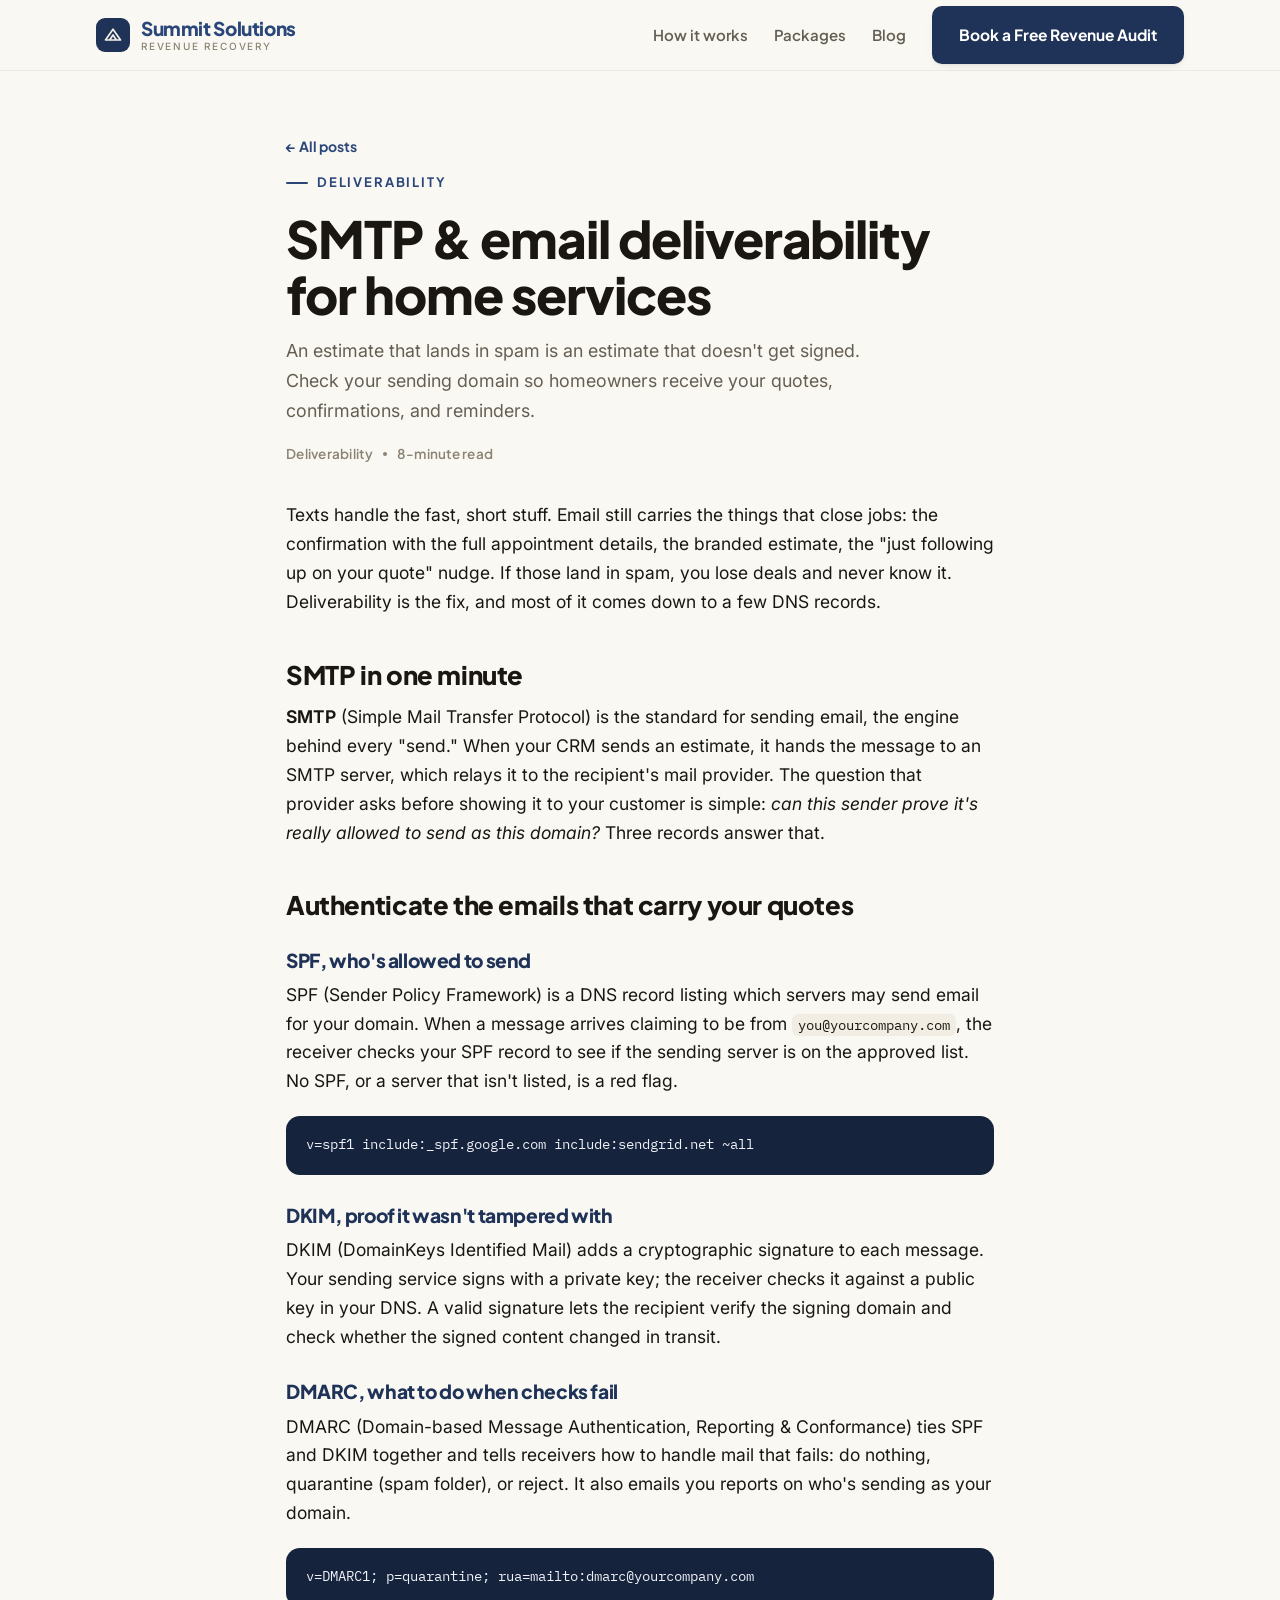
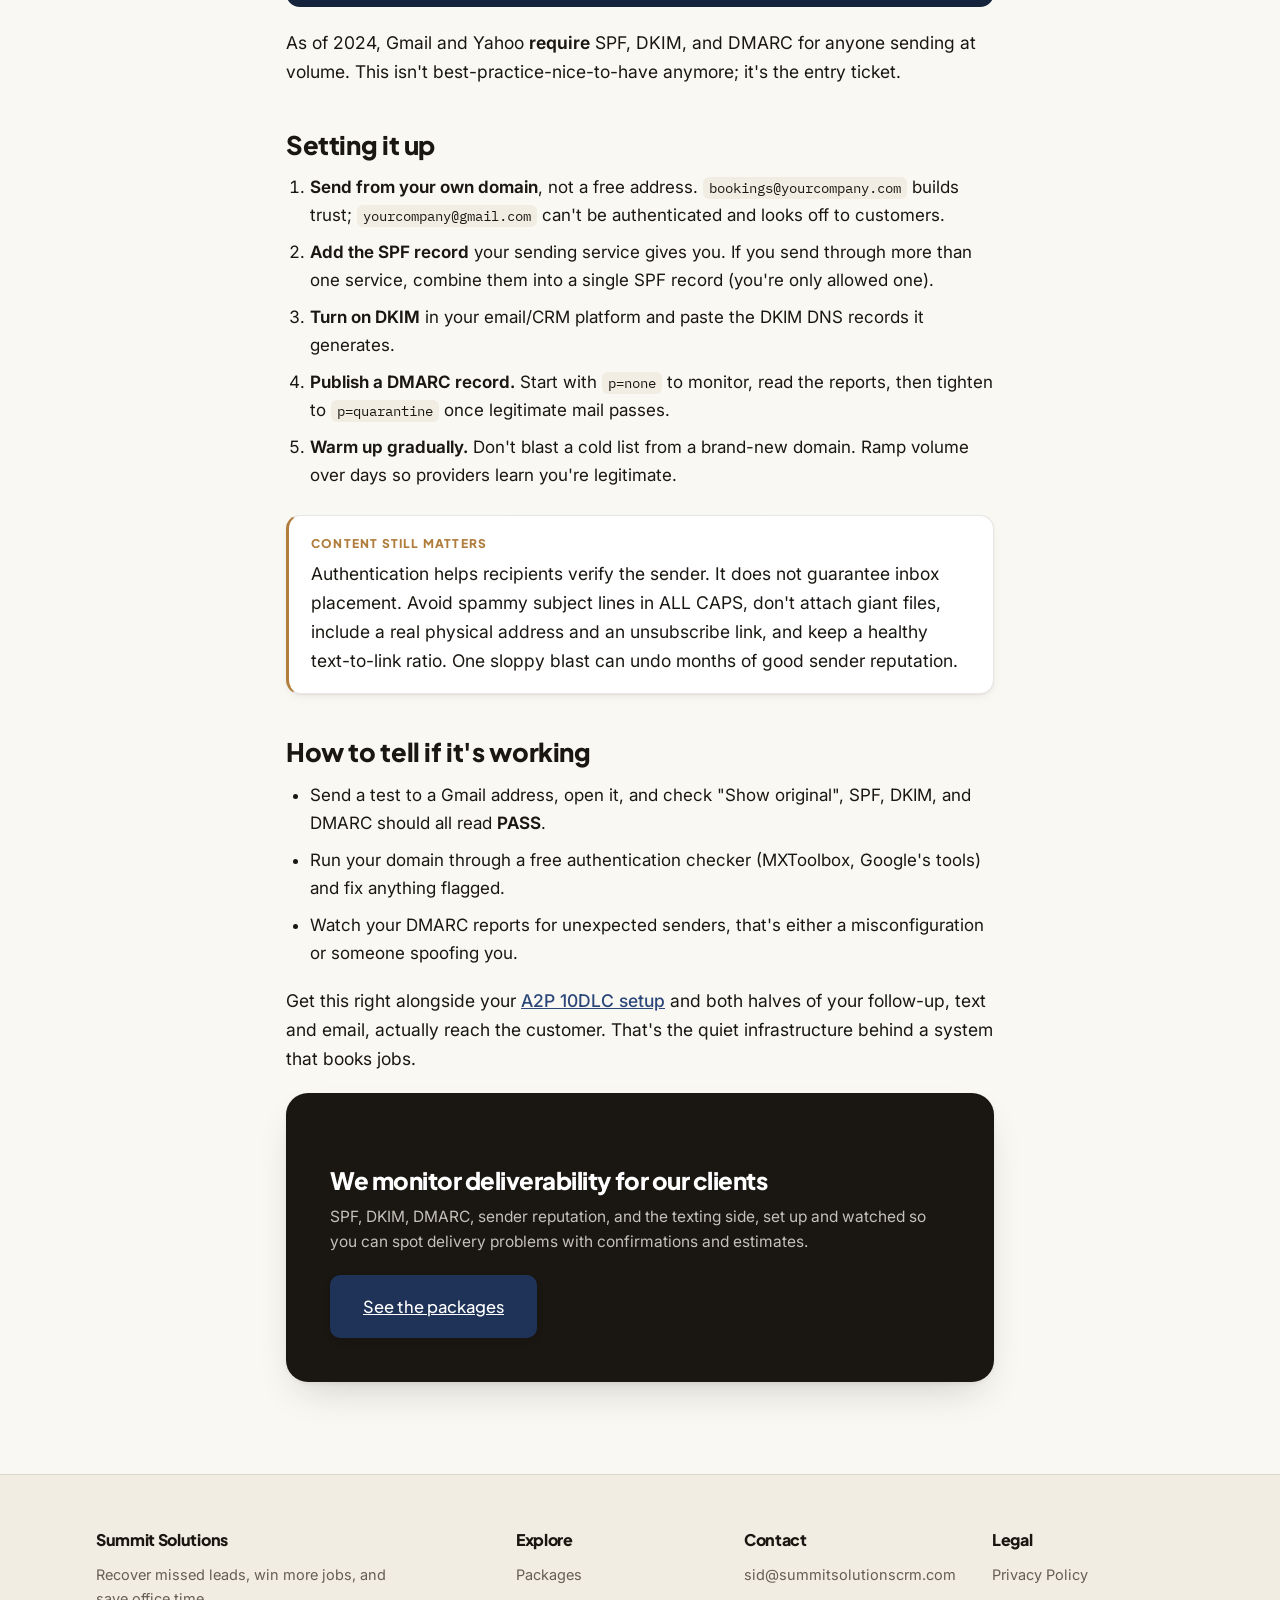
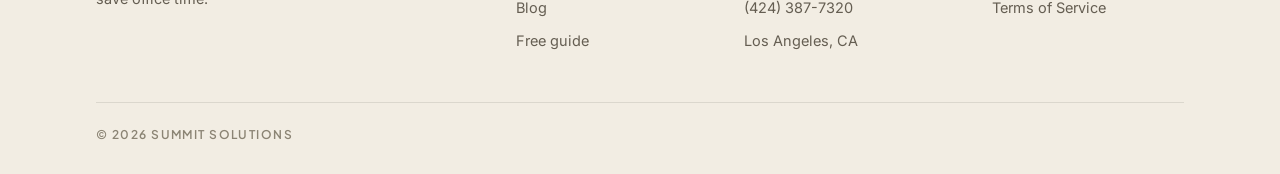
<file: blog/smtp-email-deliverability-home-services.html>
<!DOCTYPE html>
<html lang="en">
<head>
<meta charset="UTF-8">
<meta name="viewport" content="width=device-width, initial-scale=1.0">
<title>SMTP & email deliverability for home services | Summit Solutions</title>
<meta name="description" content="Why appointment confirmations and estimates land in spam, how SMTP sending works, and the SPF, DKIM, and DMARC setup that gets your email into the inbox.">
<link rel="canonical" href="https://summitsolutionscrm.com/blog/smtp-email-deliverability-home-services.html">
<meta name="robots" content="index, follow">
<meta property="og:title" content="SMTP & email deliverability for home services">
<meta property="og:description" content="Why your confirmations and estimates land in spam, and the SPF, DKIM, and DMARC setup that fixes it.">
<meta property="og:type" content="article">
<meta property="og:url" content="https://summitsolutionscrm.com/blog/smtp-email-deliverability-home-services.html">
<meta property="og:image" content="https://summitsolutionscrm.com/assets/hero-texture.jpg">
<link rel="icon" href="data:image/svg+xml,%3Csvg xmlns='http://www.w3.org/2000/svg' viewBox='0 0 32 32'%3E%3Crect width='32' height='32' rx='7' fill='%231f3358'/%3E%3Cpath d='M6 22L16 8l10 14z' fill='none' stroke='%23f5f1e8' stroke-width='2.4' stroke-linejoin='round'/%3E%3Cpath d='M12 22l4-6 4 6' fill='none' stroke='%23f5f1e8' stroke-width='2.4' stroke-linejoin='round'/%3E%3C/svg%3E">
<link rel="preconnect" href="https://fonts.googleapis.com">
<link rel="preconnect" href="https://fonts.gstatic.com" crossorigin>
<link href="https://fonts.googleapis.com/css2?family=Plus+Jakarta+Sans:wght@500;600;700;800&family=Inter:wght@400;500;600&family=IBM+Plex+Mono:wght@500&display=swap" rel="stylesheet">
<link rel="stylesheet" href="/styles.css">
<script type="application/ld+json">
{
  "@context": "https://schema.org",
  "@type": "Article",
  "headline": "SMTP & email deliverability for home services",
  "description": "Why appointment confirmations and estimates land in spam, how SMTP sending works, and the SPF, DKIM, and DMARC setup that gets email into the inbox.",
  "author": { "@type": "Organization", "name": "Summit Solutions" },
  "publisher": { "@type": "Organization", "name": "Summit Solutions" },
  "mainEntityOfPage": "https://summitsolutionscrm.com/blog/smtp-email-deliverability-home-services.html"
}
</script>
</head>
<body>

<nav>
  <div class="wrap">
    <a href="/" class="brand">
      <span class="brand-mark"><svg viewBox="0 0 24 24"><path d="M3 18L12 5l9 13z" fill="none" stroke="#f5f1e8" stroke-width="2" stroke-linejoin="round"/><path d="M8 18l4-6 4 6" fill="none" stroke="#f5f1e8" stroke-width="2" stroke-linejoin="round"/></svg></span>
      <span class="brand-txt"><span class="brand-name">Summit Solutions</span><span class="brand-sub">Revenue Recovery</span></span>
    </a>
    <div class="nav-links">
      <a href="/#how" class="navlink">How it works</a>
      <a href="/#packages" class="navlink">Packages</a>
      <a href="/blog/" class="navlink">Blog</a>
      <a href="/#audit" class="btn btn-primary">Book a Free Revenue Audit</a>
    </div>
  </div>
</nav>

<header class="page-head">
  <div class="narrow">
    <a href="/blog/" class="back-link">← All posts</a>
    <span class="eyebrow">Deliverability</span>
    <h1>SMTP &amp; email deliverability for home services</h1>
    <p class="sub">An estimate that lands in spam is an estimate that doesn't get signed. Check your sending domain so homeowners receive your quotes, confirmations, and reminders.</p>
    <div class="post-meta"><span>Deliverability</span><span class="dot"></span><span>8-minute read</span></div>
  </div>
</header>

<article class="prose">
  <div class="narrow">
    <p>Texts handle the fast, short stuff. Email still carries the things that close jobs: the confirmation with the full appointment details, the branded estimate, the "just following up on your quote" nudge. If those land in spam, you lose deals and never know it. Deliverability is the fix, and most of it comes down to a few DNS records.</p>

    <h2>SMTP in one minute</h2>
    <p><strong>SMTP</strong> (Simple Mail Transfer Protocol) is the standard for sending email, the engine behind every "send." When your CRM sends an estimate, it hands the message to an SMTP server, which relays it to the recipient's mail provider. The question that provider asks before showing it to your customer is simple: <em>can this sender prove it's really allowed to send as this domain?</em> Three records answer that.</p>

    <h2>Authenticate the emails that carry your quotes</h2>
    <h3>SPF, who's allowed to send</h3>
    <p>SPF (Sender Policy Framework) is a DNS record listing which servers may send email for your domain. When a message arrives claiming to be from <code>you@yourcompany.com</code>, the receiver checks your SPF record to see if the sending server is on the approved list. No SPF, or a server that isn't listed, is a red flag.</p>
    <pre><code>v=spf1 include:_spf.google.com include:sendgrid.net ~all</code></pre>

    <h3>DKIM, proof it wasn't tampered with</h3>
    <p>DKIM (DomainKeys Identified Mail) adds a cryptographic signature to each message. Your sending service signs with a private key; the receiver checks it against a public key in your DNS. A valid signature lets the recipient verify the signing domain and check whether the signed content changed in transit.</p>

    <h3>DMARC, what to do when checks fail</h3>
    <p>DMARC (Domain-based Message Authentication, Reporting &amp; Conformance) ties SPF and DKIM together and tells receivers how to handle mail that fails: do nothing, quarantine (spam folder), or reject. It also emails you reports on who's sending as your domain.</p>
    <pre><code>v=DMARC1; p=quarantine; rua=mailto:dmarc@yourcompany.com</code></pre>
    <p>As of 2024, Gmail and Yahoo <strong>require</strong> SPF, DKIM, and DMARC for anyone sending at volume. This isn't best-practice-nice-to-have anymore; it's the entry ticket.</p>

    <h2>Setting it up</h2>
    <ol>
      <li><strong>Send from your own domain</strong>, not a free address. <code>bookings@yourcompany.com</code> builds trust; <code>yourcompany@gmail.com</code> can't be authenticated and looks off to customers.</li>
      <li><strong>Add the SPF record</strong> your sending service gives you. If you send through more than one service, combine them into a single SPF record (you're only allowed one).</li>
      <li><strong>Turn on DKIM</strong> in your email/CRM platform and paste the DKIM DNS records it generates.</li>
      <li><strong>Publish a DMARC record.</strong> Start with <code>p=none</code> to monitor, read the reports, then tighten to <code>p=quarantine</code> once legitimate mail passes.</li>
      <li><strong>Warm up gradually.</strong> Don't blast a cold list from a brand-new domain. Ramp volume over days so providers learn you're legitimate.</li>
    </ol>

    <div class="callout">
      <div class="k">Content still matters</div>
      <p>Authentication helps recipients verify the sender. It does not guarantee inbox placement. Avoid spammy subject lines in ALL CAPS, don't attach giant files, include a real physical address and an unsubscribe link, and keep a healthy text-to-link ratio. One sloppy blast can undo months of good sender reputation.</p>
    </div>

    <h2>How to tell if it's working</h2>
    <ul>
      <li>Send a test to a Gmail address, open it, and check "Show original", SPF, DKIM, and DMARC should all read <strong>PASS</strong>.</li>
      <li>Run your domain through a free authentication checker (MXToolbox, Google's tools) and fix anything flagged.</li>
      <li>Watch your DMARC reports for unexpected senders, that's either a misconfiguration or someone spoofing you.</li>
    </ul>

    <p>Get this right alongside your <a href="/blog/twilio-a2p-10dlc-registration.html">A2P 10DLC setup</a> and both halves of your follow-up, text and email, actually reach the customer. That's the quiet infrastructure behind a system that books jobs.</p>

    <div class="post-cta">
      <h3>We monitor deliverability for our clients</h3>
      <p>SPF, DKIM, DMARC, sender reputation, and the texting side, set up and watched so you can spot delivery problems with confirmations and estimates.</p>
      <a href="/#packages" class="btn btn-primary btn-lg">See the packages</a>
    </div>
  </div>
</article>

<footer>
  <div class="wrap">
    <div class="footer-grid">
      <div class="footer-col"><h4>Summit Solutions</h4><p>Recover missed leads, win more jobs, and save office time.</p></div>
      <div class="footer-col"><h4>Explore</h4><a href="/#packages">Packages</a><a href="/blog/">Blog</a><a href="/speed-to-lead-guide.html">Free guide</a></div>
      <div class="footer-col"><h4>Contact</h4><a href="mailto:sid@summitsolutionscrm.com">sid@summitsolutionscrm.com</a><a href="tel:+14243877320">(424) 387-7320</a><p>Los Angeles, CA</p></div>
      <div class="footer-col"><h4>Legal</h4><a href="/privacy.html">Privacy Policy</a><a href="/terms.html">Terms of Service</a></div>
    </div>
    <div class="footer-bottom">© 2026 SUMMIT SOLUTIONS</div>
  </div>
</footer>

</body>
</html>
</file>
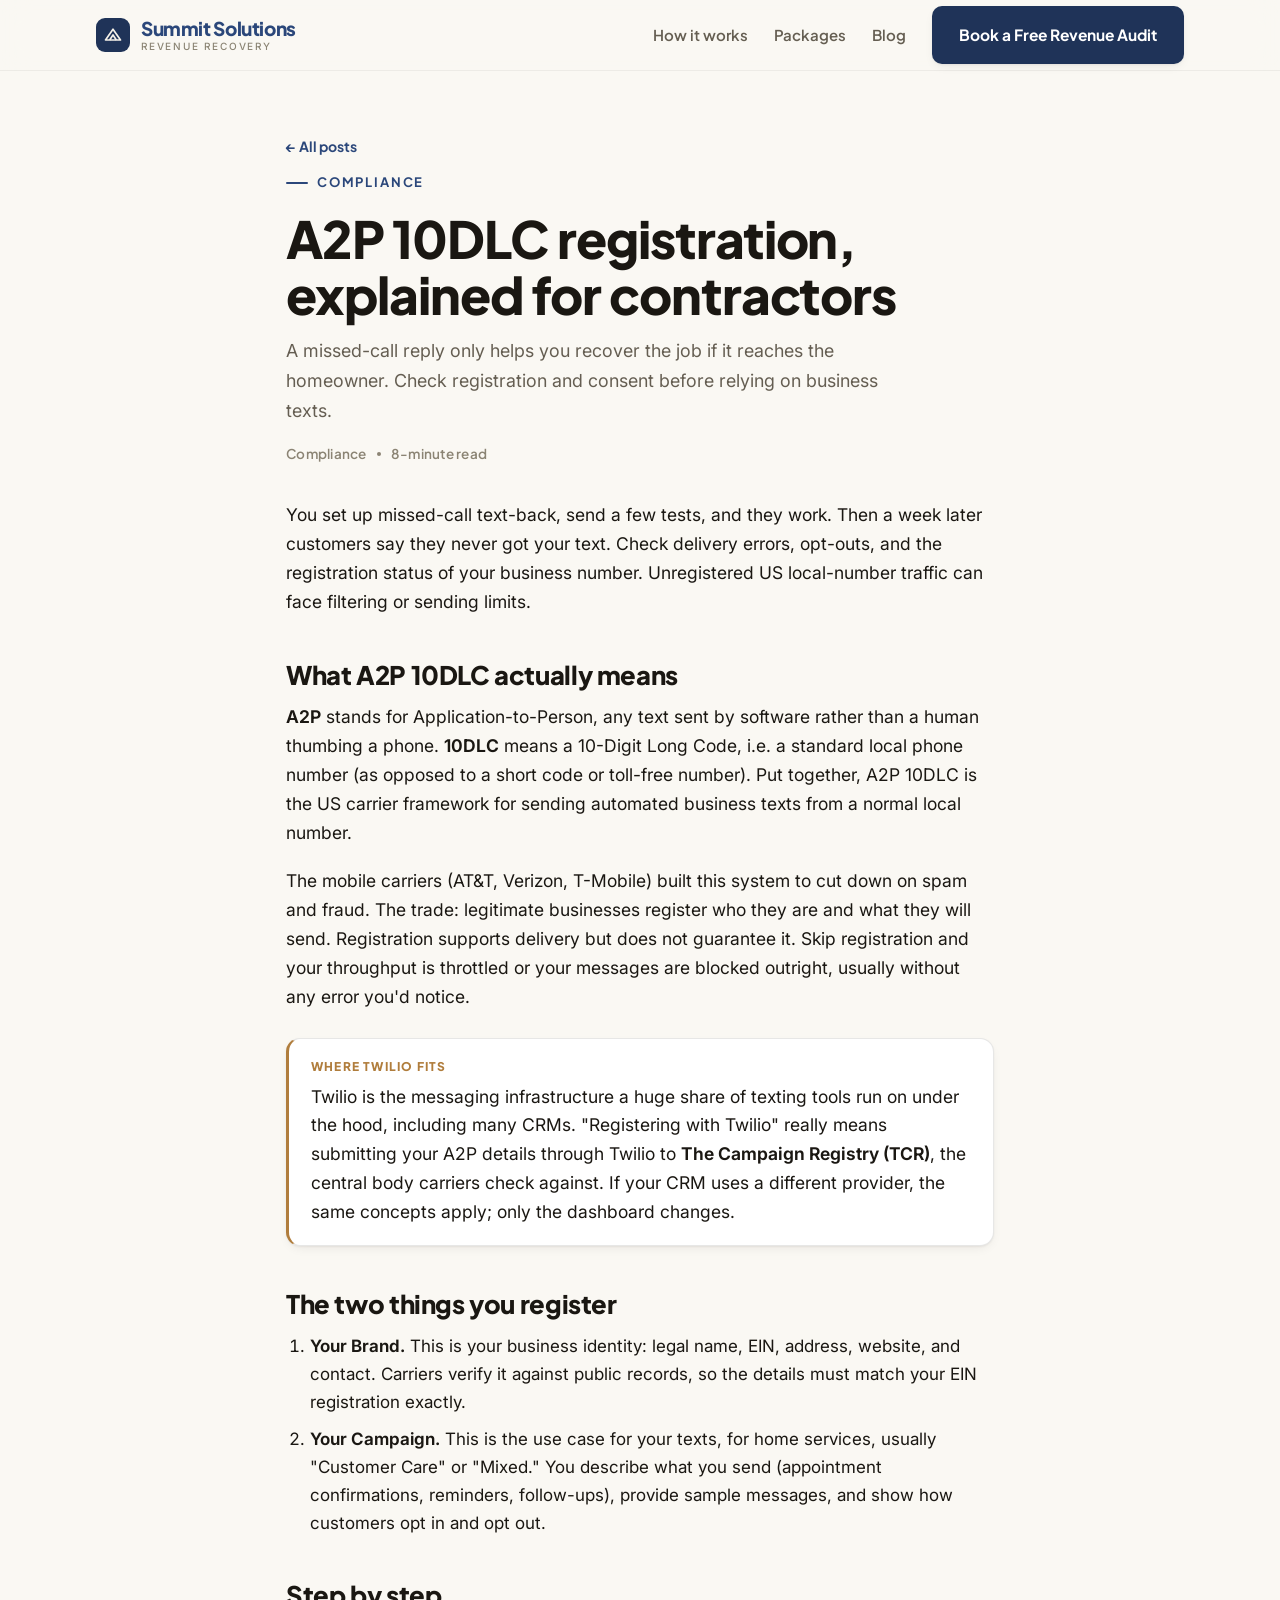
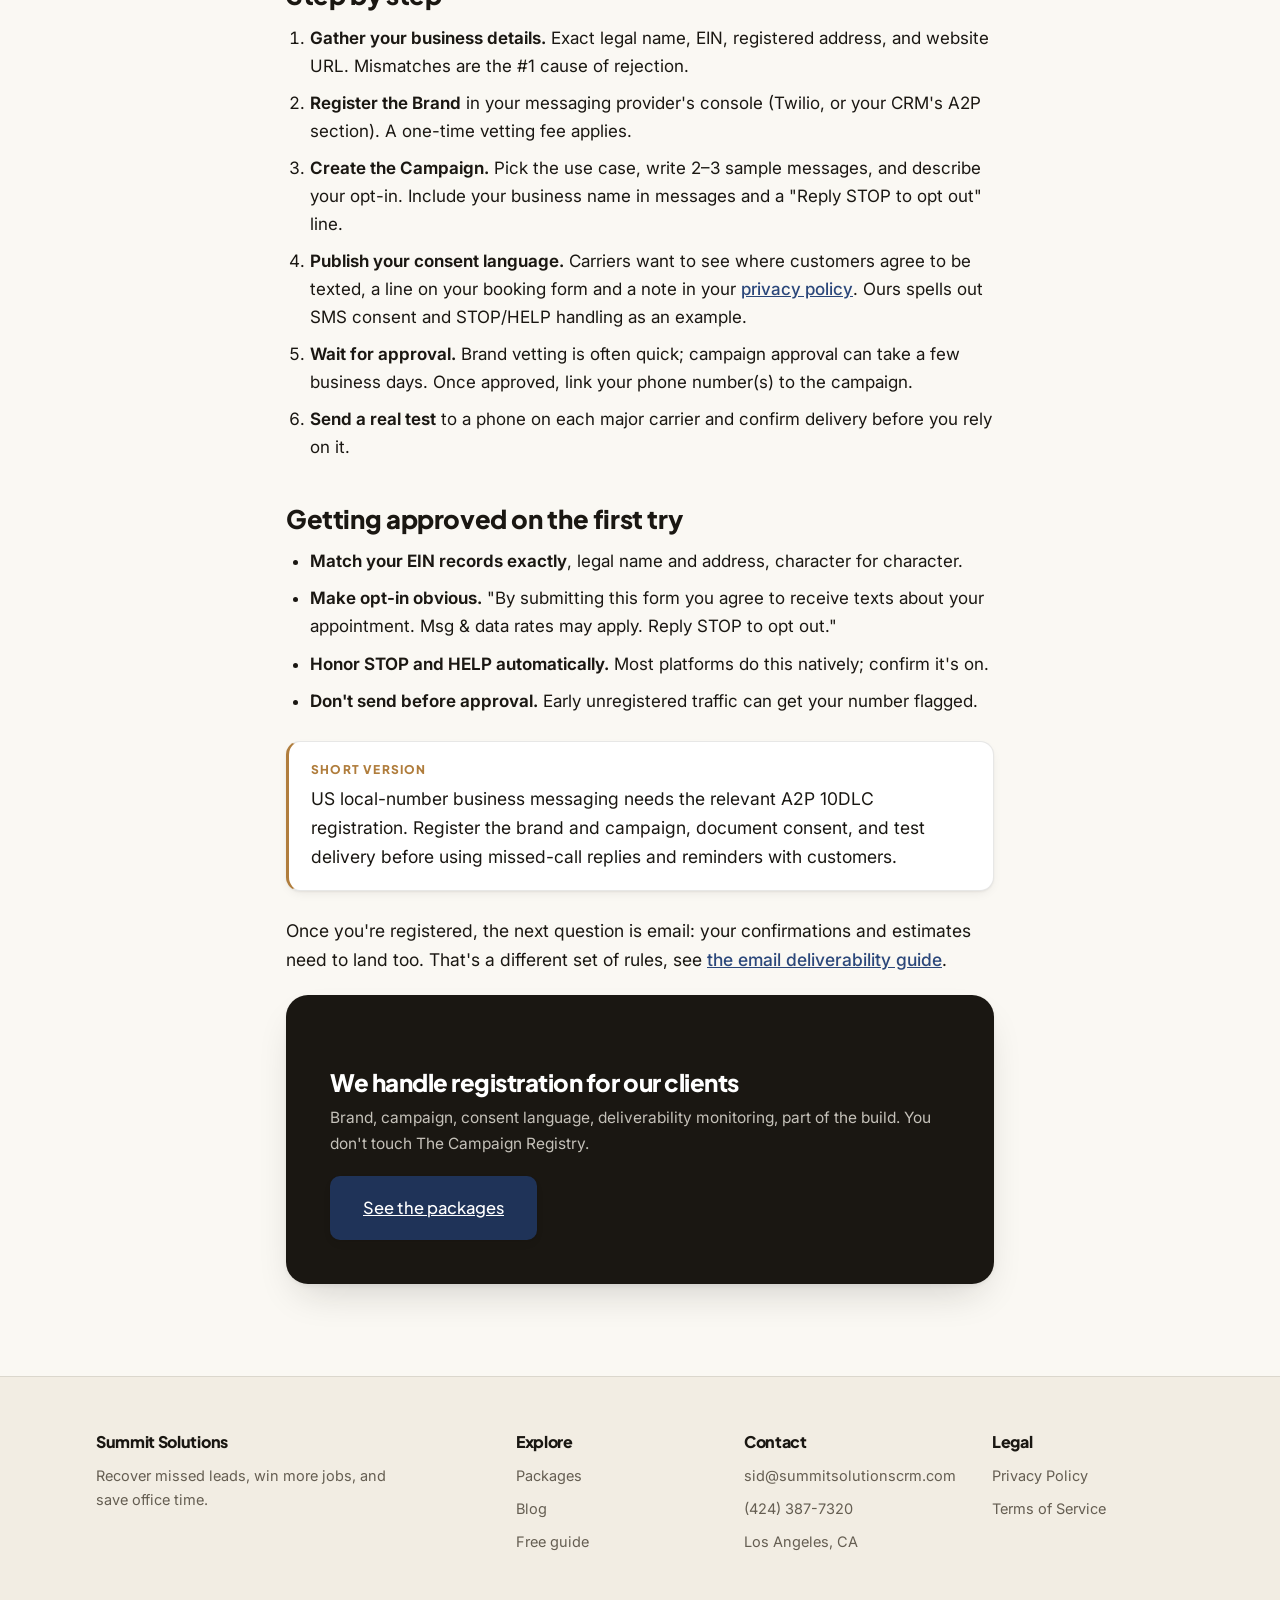
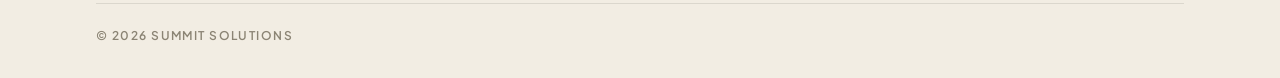
<file: blog/twilio-a2p-10dlc-registration.html>
<!DOCTYPE html>
<html lang="en">
<head>
<meta charset="UTF-8">
<meta name="viewport" content="width=device-width, initial-scale=1.0">
<title>A2P 10DLC registration, explained for contractors | Summit Solutions</title>
<meta name="description" content="Why your business texts get filtered or blocked, what A2P 10DLC and Twilio have to do with it, and a step-by-step on registering your brand and campaign the right way.">
<link rel="canonical" href="https://summitsolutionscrm.com/blog/twilio-a2p-10dlc-registration.html">
<meta name="robots" content="index, follow">
<meta property="og:title" content="A2P 10DLC registration, explained for contractors">
<meta property="og:description" content="Why business texts get filtered, what A2P 10DLC and Twilio have to do with it, and how to register the right way.">
<meta property="og:type" content="article">
<meta property="og:url" content="https://summitsolutionscrm.com/blog/twilio-a2p-10dlc-registration.html">
<meta property="og:image" content="https://summitsolutionscrm.com/assets/hero-texture.jpg">
<link rel="icon" href="data:image/svg+xml,%3Csvg xmlns='http://www.w3.org/2000/svg' viewBox='0 0 32 32'%3E%3Crect width='32' height='32' rx='7' fill='%231f3358'/%3E%3Cpath d='M6 22L16 8l10 14z' fill='none' stroke='%23f5f1e8' stroke-width='2.4' stroke-linejoin='round'/%3E%3Cpath d='M12 22l4-6 4 6' fill='none' stroke='%23f5f1e8' stroke-width='2.4' stroke-linejoin='round'/%3E%3C/svg%3E">
<link rel="preconnect" href="https://fonts.googleapis.com">
<link rel="preconnect" href="https://fonts.gstatic.com" crossorigin>
<link href="https://fonts.googleapis.com/css2?family=Plus+Jakarta+Sans:wght@500;600;700;800&family=Inter:wght@400;500;600&family=IBM+Plex+Mono:wght@500&display=swap" rel="stylesheet">
<link rel="stylesheet" href="/styles.css">
<script type="application/ld+json">
{
  "@context": "https://schema.org",
  "@type": "Article",
  "headline": "A2P 10DLC registration, explained for contractors",
  "description": "Why your business texts get filtered, what A2P 10DLC and Twilio have to do with it, and how to register your brand and campaign.",
  "author": { "@type": "Organization", "name": "Summit Solutions" },
  "publisher": { "@type": "Organization", "name": "Summit Solutions" },
  "mainEntityOfPage": "https://summitsolutionscrm.com/blog/twilio-a2p-10dlc-registration.html"
}
</script>
</head>
<body>

<nav>
  <div class="wrap">
    <a href="/" class="brand">
      <span class="brand-mark"><svg viewBox="0 0 24 24"><path d="M3 18L12 5l9 13z" fill="none" stroke="#f5f1e8" stroke-width="2" stroke-linejoin="round"/><path d="M8 18l4-6 4 6" fill="none" stroke="#f5f1e8" stroke-width="2" stroke-linejoin="round"/></svg></span>
      <span class="brand-txt"><span class="brand-name">Summit Solutions</span><span class="brand-sub">Revenue Recovery</span></span>
    </a>
    <div class="nav-links">
      <a href="/#how" class="navlink">How it works</a>
      <a href="/#packages" class="navlink">Packages</a>
      <a href="/blog/" class="navlink">Blog</a>
      <a href="/#audit" class="btn btn-primary">Book a Free Revenue Audit</a>
    </div>
  </div>
</nav>

<header class="page-head">
  <div class="narrow">
    <a href="/blog/" class="back-link">← All posts</a>
    <span class="eyebrow">Compliance</span>
    <h1>A2P 10DLC registration, explained for contractors</h1>
    <p class="sub">A missed-call reply only helps you recover the job if it reaches the homeowner. Check registration and consent before relying on business texts.</p>
    <div class="post-meta"><span>Compliance</span><span class="dot"></span><span>8-minute read</span></div>
  </div>
</header>

<article class="prose">
  <div class="narrow">
    <p>You set up missed-call text-back, send a few tests, and they work. Then a week later customers say they never got your text. Check delivery errors, opt-outs, and the registration status of your business number. Unregistered US local-number traffic can face filtering or sending limits.</p>

    <h2>What A2P 10DLC actually means</h2>
    <p><strong>A2P</strong> stands for Application-to-Person, any text sent by software rather than a human thumbing a phone. <strong>10DLC</strong> means a 10-Digit Long Code, i.e. a standard local phone number (as opposed to a short code or toll-free number). Put together, A2P 10DLC is the US carrier framework for sending automated business texts from a normal local number.</p>
    <p>The mobile carriers (AT&amp;T, Verizon, T-Mobile) built this system to cut down on spam and fraud. The trade: legitimate businesses register who they are and what they will send. Registration supports delivery but does not guarantee it. Skip registration and your throughput is throttled or your messages are blocked outright, usually without any error you'd notice.</p>

    <div class="callout">
      <div class="k">Where Twilio fits</div>
      <p>Twilio is the messaging infrastructure a huge share of texting tools run on under the hood, including many CRMs. "Registering with Twilio" really means submitting your A2P details through Twilio to <strong>The Campaign Registry (TCR)</strong>, the central body carriers check against. If your CRM uses a different provider, the same concepts apply; only the dashboard changes.</p>
    </div>

    <h2>The two things you register</h2>
    <ol>
      <li><strong>Your Brand.</strong> This is your business identity: legal name, EIN, address, website, and contact. Carriers verify it against public records, so the details must match your EIN registration exactly.</li>
      <li><strong>Your Campaign.</strong> This is the use case for your texts, for home services, usually "Customer Care" or "Mixed." You describe what you send (appointment confirmations, reminders, follow-ups), provide sample messages, and show how customers opt in and opt out.</li>
    </ol>

    <h2>Step by step</h2>
    <ol>
      <li><strong>Gather your business details.</strong> Exact legal name, EIN, registered address, and website URL. Mismatches are the #1 cause of rejection.</li>
      <li><strong>Register the Brand</strong> in your messaging provider's console (Twilio, or your CRM's A2P section). A one-time vetting fee applies.</li>
      <li><strong>Create the Campaign.</strong> Pick the use case, write 2–3 sample messages, and describe your opt-in. Include your business name in messages and a "Reply STOP to opt out" line.</li>
      <li><strong>Publish your consent language.</strong> Carriers want to see where customers agree to be texted, a line on your booking form and a note in your <a href="/privacy.html">privacy policy</a>. Ours spells out SMS consent and STOP/HELP handling as an example.</li>
      <li><strong>Wait for approval.</strong> Brand vetting is often quick; campaign approval can take a few business days. Once approved, link your phone number(s) to the campaign.</li>
      <li><strong>Send a real test</strong> to a phone on each major carrier and confirm delivery before you rely on it.</li>
    </ol>

    <h2>Getting approved on the first try</h2>
    <ul>
      <li><strong>Match your EIN records exactly</strong>, legal name and address, character for character.</li>
      <li><strong>Make opt-in obvious.</strong> "By submitting this form you agree to receive texts about your appointment. Msg &amp; data rates may apply. Reply STOP to opt out."</li>
      <li><strong>Honor STOP and HELP automatically.</strong> Most platforms do this natively; confirm it's on.</li>
      <li><strong>Don't send before approval.</strong> Early unregistered traffic can get your number flagged.</li>
    </ul>

    <div class="callout">
      <div class="k">Short version</div>
      <p>US local-number business messaging needs the relevant A2P 10DLC registration. Register the brand and campaign, document consent, and test delivery before using missed-call replies and reminders with customers.</p>
    </div>

    <p>Once you're registered, the next question is email: your confirmations and estimates need to land too. That's a different set of rules, see <a href="/blog/smtp-email-deliverability-home-services.html">the email deliverability guide</a>.</p>

    <div class="post-cta">
      <h3>We handle registration for our clients</h3>
      <p>Brand, campaign, consent language, deliverability monitoring, part of the build. You don't touch The Campaign Registry.</p>
      <a href="/#packages" class="btn btn-primary btn-lg">See the packages</a>
    </div>
  </div>
</article>

<footer>
  <div class="wrap">
    <div class="footer-grid">
      <div class="footer-col"><h4>Summit Solutions</h4><p>Recover missed leads, win more jobs, and save office time.</p></div>
      <div class="footer-col"><h4>Explore</h4><a href="/#packages">Packages</a><a href="/blog/">Blog</a><a href="/speed-to-lead-guide.html">Free guide</a></div>
      <div class="footer-col"><h4>Contact</h4><a href="mailto:sid@summitsolutionscrm.com">sid@summitsolutionscrm.com</a><a href="tel:+14243877320">(424) 387-7320</a><p>Los Angeles, CA</p></div>
      <div class="footer-col"><h4>Legal</h4><a href="/privacy.html">Privacy Policy</a><a href="/terms.html">Terms of Service</a></div>
    </div>
    <div class="footer-bottom">© 2026 SUMMIT SOLUTIONS</div>
  </div>
</footer>

</body>
</html>
</file>
<file: styles.css>
/* Summit Solutions. shared styles for guide + blog pages */
:root{
  --paper:#faf8f3;
  --paper-2:#f2ede3;
  --card:#ffffff;
  --ink:#1a1712;
  --muted:#655e52;
  --muted-2:#8b8474;
  --line:rgba(26,23,18,.10);
  --line-2:rgba(26,23,18,.06);
  --accent:#1f3358;
  --accent-2:#2b477a;
  --accent-ink:#16233d;
  --accent-wash:#eef1f7;
  --gold:#b07d3c;
  --gold-soft:#e7b877;
  --ok:#2f7d5b;
  --r-lg:22px;
  --r-md:14px;
  --r-sm:10px;
  --shadow-sm:0 1px 2px rgba(26,23,18,.05), 0 4px 12px -4px rgba(26,23,18,.10);
  --shadow-md:0 2px 4px rgba(26,23,18,.05), 0 18px 40px -14px rgba(26,23,18,.20);
  --f-display:'Plus Jakarta Sans', sans-serif;
  --f-body:'Inter', sans-serif;
}
*{margin:0;padding:0;box-sizing:border-box;}
html{scroll-behavior:smooth;}
body{font-family:var(--f-body);background:var(--paper);color:var(--ink);line-height:1.65;font-size:17px;-webkit-font-smoothing:antialiased;text-rendering:optimizeLegibility;}
.wrap{max-width:1140px;margin:0 auto;padding:0 26px;}
.narrow{max-width:760px;margin:0 auto;padding:0 26px;}
a{color:var(--accent-2);text-decoration:none;}
a:hover{color:var(--accent-ink);}
img{max-width:100%;display:block;}
h1,h2,h3,h4{font-family:var(--f-display);font-weight:800;letter-spacing:-.02em;line-height:1.1;color:var(--ink);}

.eyebrow{font-family:var(--f-display);font-weight:700;font-size:13px;letter-spacing:.14em;text-transform:uppercase;color:var(--accent-2);display:inline-flex;align-items:center;gap:9px;}
.eyebrow::before{content:'';width:22px;height:2px;background:var(--accent-2);border-radius:2px;display:inline-block;}

.btn{display:inline-flex;align-items:center;justify-content:center;gap:9px;font-family:var(--f-display);font-weight:700;font-size:15.5px;padding:15px 26px;border-radius:var(--r-sm);cursor:pointer;border:1.5px solid transparent;transition:transform .2s ease, background .2s ease, box-shadow .2s ease, color .2s ease;}
.btn svg{width:16px;height:16px;}
.btn-primary{background:var(--accent);color:#fff;box-shadow:var(--shadow-sm);}
.btn-primary:hover{background:var(--accent-ink);transform:translateY(-2px);box-shadow:var(--shadow-md);}
.btn-ghost{background:transparent;border-color:var(--line);color:var(--ink);}
.btn-ghost:hover{background:var(--ink);color:var(--paper);border-color:var(--ink);}
.btn-lg{padding:17px 32px;font-size:16.5px;}

/* nav */
nav{position:sticky;top:0;z-index:500;background:rgba(250,248,243,.85);backdrop-filter:blur(14px);border-bottom:1px solid var(--line-2);}
nav .wrap{display:flex;align-items:center;justify-content:space-between;height:70px;}
.brand{display:flex;align-items:center;gap:11px;}
.brand-mark{width:34px;height:34px;border-radius:9px;background:var(--accent);display:grid;place-items:center;flex:none;}
.brand-mark svg{width:20px;height:20px;}
.brand-txt{display:flex;flex-direction:column;line-height:1.05;}
.brand-name{font-family:var(--f-display);font-weight:800;font-size:19px;letter-spacing:-.02em;}
.brand-sub{font-family:var(--f-body);font-weight:500;font-size:10px;letter-spacing:.18em;color:var(--muted-2);text-transform:uppercase;margin-top:2px;}
.nav-links{display:flex;align-items:center;gap:26px;}
.nav-links a.navlink{font-family:var(--f-display);font-weight:600;font-size:15px;color:var(--muted);}
.nav-links a.navlink:hover{color:var(--ink);}
@media (max-width:720px){.nav-links a.navlink{display:none;}}

/* page header */
.page-head{padding:64px 0 10px;}
.page-head .narrow{text-align:left;}
.page-head h1{font-size:clamp(2.1rem,4.6vw,3.2rem);margin:16px 0 14px;}
.page-head .sub{font-size:1.12rem;color:var(--muted);max-width:620px;}
.post-meta{font-size:13.5px;color:var(--muted-2);font-family:var(--f-display);font-weight:600;letter-spacing:.02em;margin-top:18px;display:flex;gap:10px;flex-wrap:wrap;align-items:center;}
.post-meta .dot{width:4px;height:4px;border-radius:50%;background:var(--muted-2);display:inline-block;}
.back-link{display:flex;width:fit-content;align-items:center;gap:7px;font-family:var(--f-display);font-weight:700;font-size:14px;color:var(--accent-2);margin-bottom:6px;}

/* article prose */
.prose{padding:26px 0 72px;}
.prose p{color:var(--ink);margin:0 0 20px;font-size:17.5px;}
.prose h2{font-size:1.6rem;margin:44px 0 14px;letter-spacing:-.015em;}
.prose h3{font-size:1.2rem;margin:30px 0 10px;color:var(--accent);}
.prose ul,.prose ol{margin:0 0 20px;padding-left:24px;}
.prose li{margin-bottom:9px;color:var(--ink);}
.prose a{text-decoration:underline;font-weight:500;}
.prose strong{font-weight:650;}
.prose blockquote{margin:24px 0;padding:16px 22px;border-left:3px solid var(--accent);background:var(--accent-wash);border-radius:0 var(--r-sm) var(--r-sm) 0;color:var(--accent-ink);font-size:17px;}
.prose hr{border:none;border-top:1px solid var(--line);margin:40px 0;}
.prose code{font-family:'IBM Plex Mono',ui-monospace,Menlo,monospace;font-size:14px;background:var(--paper-2);padding:2px 6px;border-radius:6px;}
.prose pre{background:#16233d;color:#eef1f7;padding:18px 20px;border-radius:var(--r-md);overflow-x:auto;margin:0 0 22px;font-size:14px;line-height:1.55;}
.prose pre code{background:none;padding:0;color:inherit;font-size:14px;}
.callout{background:var(--card);border:1px solid var(--line);border-left:3px solid var(--gold);border-radius:var(--r-md);padding:18px 22px;margin:26px 0;box-shadow:var(--shadow-sm);}
.callout .k{font-family:var(--f-display);font-weight:800;font-size:12px;letter-spacing:.1em;text-transform:uppercase;color:var(--gold);margin-bottom:6px;}
.callout p:last-child{margin-bottom:0;}
.copyblock{background:var(--card);border:1px solid var(--line);border-radius:var(--r-md);padding:18px 20px;margin:0 0 22px;box-shadow:var(--shadow-sm);}
.copyblock p{font-size:15.5px;color:var(--ink);margin:0 0 12px;}
.copyblock p:last-child{margin-bottom:0;}
.copyblock .tag{font-family:var(--f-display);font-weight:700;font-size:11.5px;letter-spacing:.08em;text-transform:uppercase;color:var(--accent-2);}

/* blog index */
.post-grid{display:grid;grid-template-columns:repeat(2,1fr);gap:24px;padding:14px 0 60px;}
.post-card{display:flex;flex-direction:column;background:var(--card);border:1px solid var(--line);border-radius:var(--r-lg);padding:30px 28px;box-shadow:var(--shadow-sm);transition:transform .2s ease, box-shadow .2s ease;}
.post-card:hover{transform:translateY(-3px);box-shadow:var(--shadow-md);}
.post-card .cat{font-family:var(--f-display);font-weight:700;font-size:12px;letter-spacing:.09em;text-transform:uppercase;color:var(--accent-2);}
.post-card h2{font-size:1.4rem;margin:12px 0 10px;color:var(--ink);}
.post-card p{color:var(--muted);font-size:15px;margin-bottom:18px;}
.post-card .more{margin-top:auto;font-family:var(--f-display);font-weight:700;font-size:14.5px;color:var(--accent-2);display:inline-flex;align-items:center;gap:7px;}
@media (max-width:720px){.post-grid{grid-template-columns:1fr;}}

/* end-of-post CTA */
.post-cta{background:var(--ink);color:var(--paper);border-radius:var(--r-lg);padding:clamp(28px,4vw,44px);margin:20px 0 10px;box-shadow:var(--shadow-md);}
.post-cta h3{color:#fff;font-size:1.5rem;margin-bottom:10px;}
.post-cta p{color:rgba(245,241,232,.78);margin-bottom:20px;font-size:15.5px;}

/* footer */
footer{background:var(--paper-2);border-top:1px solid var(--line);padding:56px 0 32px;margin-top:10px;}
.footer-grid{display:grid;grid-template-columns:2fr 1fr 1fr 1fr;gap:36px;}
.footer-col h4{font-family:var(--f-display);font-weight:800;font-size:16px;margin-bottom:14px;}
.footer-col p{font-size:14.5px;color:var(--muted);max-width:320px;}
.footer-col a{display:block;font-size:14.5px;color:var(--muted);margin-bottom:9px;}
.footer-col a:hover{color:var(--accent-2);}
.footer-bottom{margin-top:40px;padding-top:22px;border-top:1px solid var(--line);font-family:var(--f-display);font-weight:600;font-size:12px;letter-spacing:.12em;color:var(--muted-2);}
@media (max-width:720px){.footer-grid{grid-template-columns:1fr 1fr;}}
@media (max-width:380px){nav .btn{font-size:12px;padding:11px 12px;}nav .brand-name{font-size:16px;}nav .wrap{padding:0 16px;}}
:focus-visible{outline:3px solid var(--gold);outline-offset:4px;}
@media(prefers-reduced-motion:reduce){html{scroll-behavior:auto;}*,*::before,*::after{transition:none!important;animation:none!important;}}
</file>
